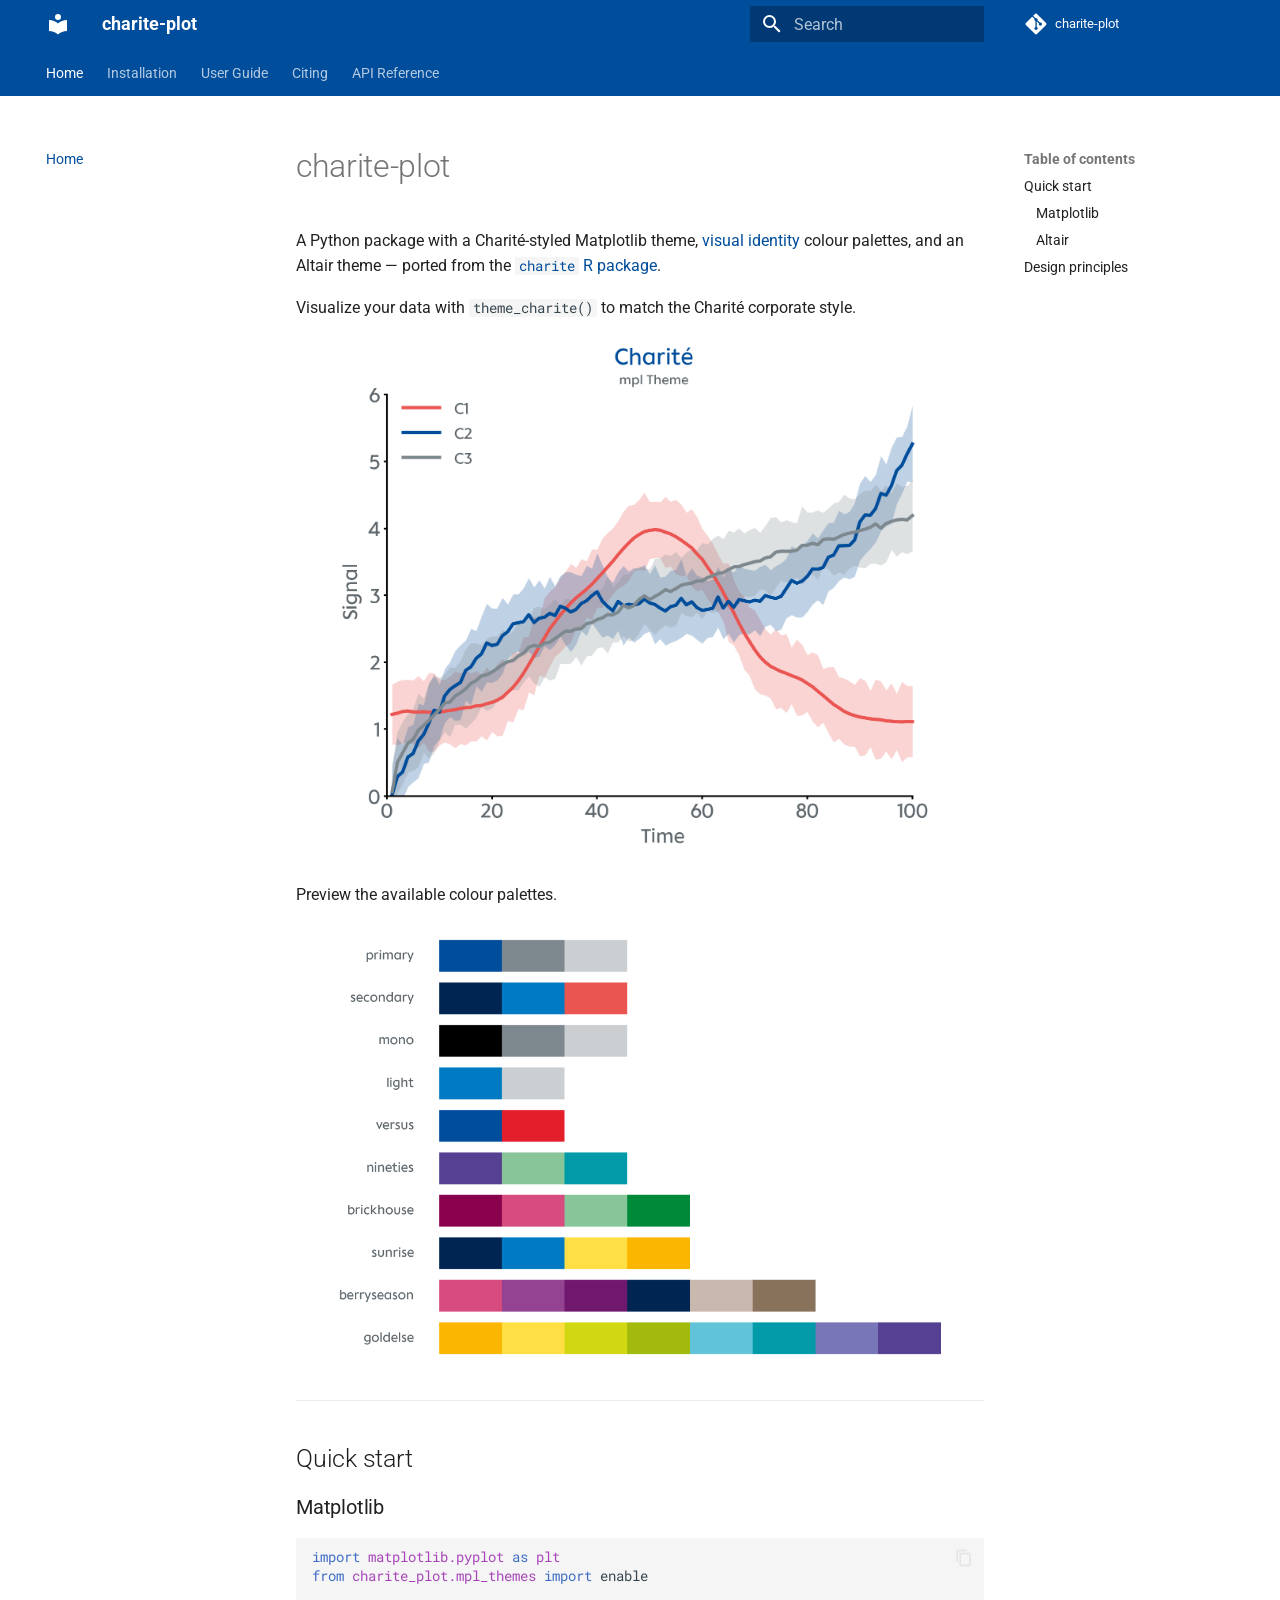
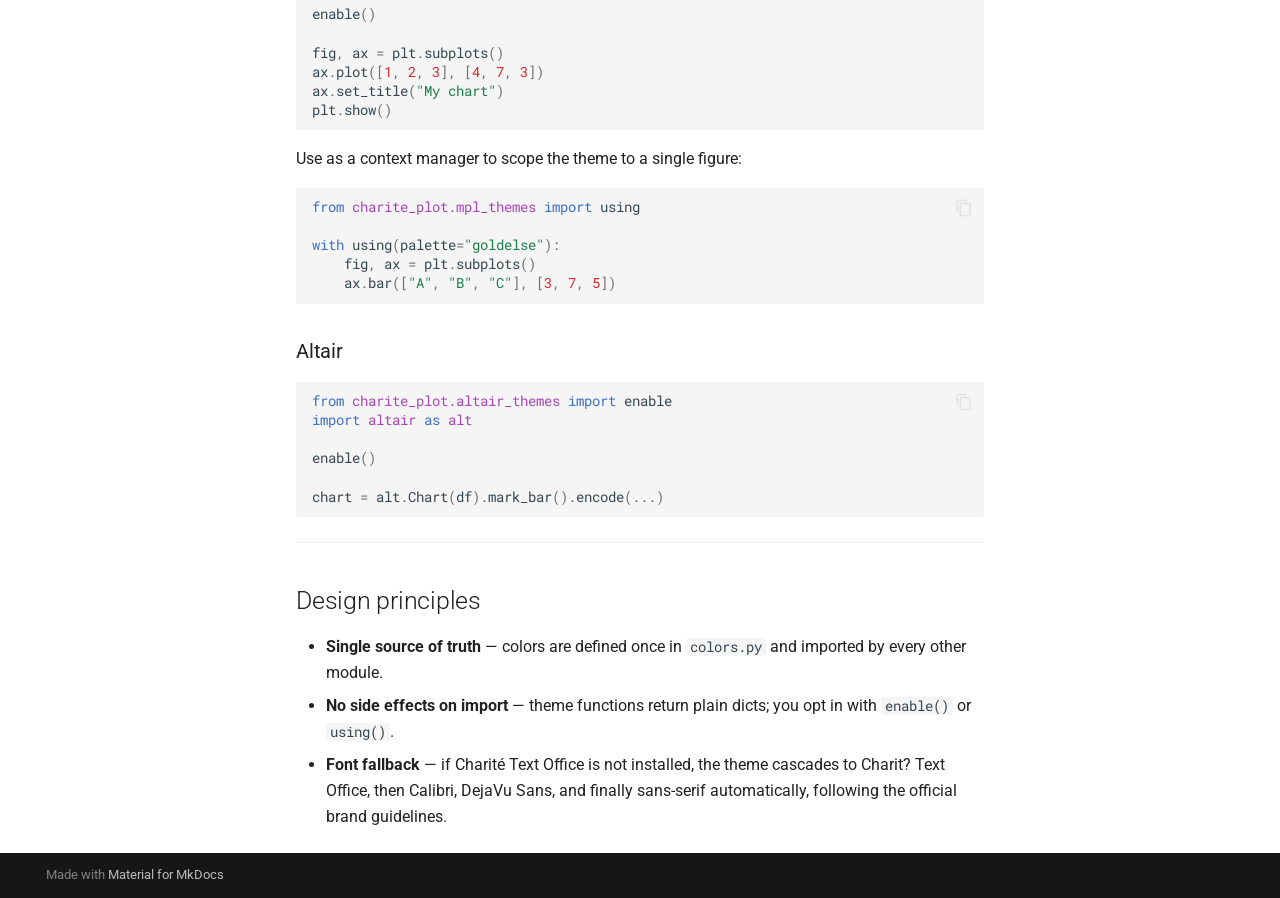
<file: index.html>
<!doctype html>
<html lang="en" class="no-js">
  <head>
    
      <meta charset="utf-8">
      <meta name="viewport" content="width=device-width,initial-scale=1">
      
        <meta name="description" content="Matplotlib and Altair themes for Charité – Universitätsmedizin Berlin">
      
      
        <meta name="author" content="Pedram Ramezani">
      
      
      
      
        <link rel="next" href="installation/">
      
      
        
      
      
      <link rel="icon" href="assets/images/favicon.png">
      <meta name="generator" content="mkdocs-1.6.1, mkdocs-material-9.7.7">
    
    
      
        <title>charite-plot</title>
      
    
    
      <link rel="stylesheet" href="assets/stylesheets/main.ec1eaa64.min.css">
      
        
        <link rel="stylesheet" href="assets/stylesheets/palette.ab4e12ef.min.css">
      
      


    
    
      
    
    
      
        
        
        <link rel="preconnect" href="https://fonts.gstatic.com" crossorigin>
        <link rel="stylesheet" href="https://fonts.googleapis.com/css?family=Roboto:300,300i,400,400i,700,700i%7CRoboto+Mono:400,400i,700,700i&display=fallback">
        <style>:root{--md-text-font:"Roboto";--md-code-font:"Roboto Mono"}</style>
      
    
    
      <link rel="stylesheet" href="assets/_mkdocstrings.css">
    
      <link rel="stylesheet" href="stylesheets/extra.css">
    
    <script>__md_scope=new URL(".",location),__md_hash=e=>[...e].reduce(((e,_)=>(e<<5)-e+_.charCodeAt(0)),0),__md_get=(e,_=localStorage,t=__md_scope)=>JSON.parse(_.getItem(t.pathname+"."+e)),__md_set=(e,_,t=localStorage,a=__md_scope)=>{try{t.setItem(a.pathname+"."+e,JSON.stringify(_))}catch(e){}}</script>
    
      

    
    
  </head>
  
  
    
    
      
    
    
    
    
    <body dir="ltr" data-md-color-scheme="default" data-md-color-primary="custom" data-md-color-accent="custom">
  
    
    <input class="md-toggle" data-md-toggle="drawer" type="checkbox" id="__drawer" autocomplete="off">
    <input class="md-toggle" data-md-toggle="search" type="checkbox" id="__search" autocomplete="off">
    <label class="md-overlay" for="__drawer"></label>
    <div data-md-component="skip">
      
        
        <a href="#charite-plot" class="md-skip">
          Skip to content
        </a>
      
    </div>
    <div data-md-component="announce">
      
    </div>
    
    
      

<header class="md-header" data-md-component="header">
  <nav class="md-header__inner md-grid" aria-label="Header">
    <a href="." title="charite-plot" class="md-header__button md-logo" aria-label="charite-plot" data-md-component="logo">
      
  
  <svg xmlns="http://www.w3.org/2000/svg" viewBox="0 0 24 24"><path d="M12 8a3 3 0 0 0 3-3 3 3 0 0 0-3-3 3 3 0 0 0-3 3 3 3 0 0 0 3 3m0 3.54C9.64 9.35 6.5 8 3 8v11c3.5 0 6.64 1.35 9 3.54 2.36-2.19 5.5-3.54 9-3.54V8c-3.5 0-6.64 1.35-9 3.54"/></svg>

    </a>
    <label class="md-header__button md-icon" for="__drawer">
      
      <svg xmlns="http://www.w3.org/2000/svg" viewBox="0 0 24 24"><path d="M3 6h18v2H3zm0 5h18v2H3zm0 5h18v2H3z"/></svg>
    </label>
    <div class="md-header__title" data-md-component="header-title">
      <div class="md-header__ellipsis">
        <div class="md-header__topic">
          <span class="md-ellipsis">
            charite-plot
          </span>
        </div>
        <div class="md-header__topic" data-md-component="header-topic">
          <span class="md-ellipsis">
            
              Home
            
          </span>
        </div>
      </div>
    </div>
    
      
        <form class="md-header__option" data-md-component="palette">
  
    
    
    
    <input class="md-option" data-md-color-media="" data-md-color-scheme="default" data-md-color-primary="custom" data-md-color-accent="custom"  aria-hidden="true"  type="radio" name="__palette" id="__palette_0">
    
  
</form>
      
    
    
      <script>var palette=__md_get("__palette");if(palette&&palette.color){if("(prefers-color-scheme)"===palette.color.media){var media=matchMedia("(prefers-color-scheme: light)"),input=document.querySelector(media.matches?"[data-md-color-media='(prefers-color-scheme: light)']":"[data-md-color-media='(prefers-color-scheme: dark)']");palette.color.media=input.getAttribute("data-md-color-media"),palette.color.scheme=input.getAttribute("data-md-color-scheme"),palette.color.primary=input.getAttribute("data-md-color-primary"),palette.color.accent=input.getAttribute("data-md-color-accent")}for(var[key,value]of Object.entries(palette.color))document.body.setAttribute("data-md-color-"+key,value)}</script>
    
    
    
      
      
        <label class="md-header__button md-icon" for="__search">
          
          <svg xmlns="http://www.w3.org/2000/svg" viewBox="0 0 24 24"><path d="M9.5 3A6.5 6.5 0 0 1 16 9.5c0 1.61-.59 3.09-1.56 4.23l.27.27h.79l5 5-1.5 1.5-5-5v-.79l-.27-.27A6.52 6.52 0 0 1 9.5 16 6.5 6.5 0 0 1 3 9.5 6.5 6.5 0 0 1 9.5 3m0 2C7 5 5 7 5 9.5S7 14 9.5 14 14 12 14 9.5 12 5 9.5 5"/></svg>
        </label>
        <div class="md-search" data-md-component="search" role="dialog">
  <label class="md-search__overlay" for="__search"></label>
  <div class="md-search__inner" role="search">
    <form class="md-search__form" name="search">
      <input type="text" class="md-search__input" name="query" aria-label="Search" placeholder="Search" autocapitalize="off" autocorrect="off" autocomplete="off" spellcheck="false" data-md-component="search-query" required>
      <label class="md-search__icon md-icon" for="__search">
        
        <svg xmlns="http://www.w3.org/2000/svg" viewBox="0 0 24 24"><path d="M9.5 3A6.5 6.5 0 0 1 16 9.5c0 1.61-.59 3.09-1.56 4.23l.27.27h.79l5 5-1.5 1.5-5-5v-.79l-.27-.27A6.52 6.52 0 0 1 9.5 16 6.5 6.5 0 0 1 3 9.5 6.5 6.5 0 0 1 9.5 3m0 2C7 5 5 7 5 9.5S7 14 9.5 14 14 12 14 9.5 12 5 9.5 5"/></svg>
        
        <svg xmlns="http://www.w3.org/2000/svg" viewBox="0 0 24 24"><path d="M20 11v2H8l5.5 5.5-1.42 1.42L4.16 12l7.92-7.92L13.5 5.5 8 11z"/></svg>
      </label>
      <nav class="md-search__options" aria-label="Search">
        
        <button type="reset" class="md-search__icon md-icon" title="Clear" aria-label="Clear" tabindex="-1">
          
          <svg xmlns="http://www.w3.org/2000/svg" viewBox="0 0 24 24"><path d="M19 6.41 17.59 5 12 10.59 6.41 5 5 6.41 10.59 12 5 17.59 6.41 19 12 13.41 17.59 19 19 17.59 13.41 12z"/></svg>
        </button>
      </nav>
      
    </form>
    <div class="md-search__output">
      <div class="md-search__scrollwrap" tabindex="0" data-md-scrollfix>
        <div class="md-search-result" data-md-component="search-result">
          <div class="md-search-result__meta">
            Initializing search
          </div>
          <ol class="md-search-result__list" role="presentation"></ol>
        </div>
      </div>
    </div>
  </div>
</div>
      
    
    
      <div class="md-header__source">
        <a href="https://github.com/pedramezani/charite-plot" title="Go to repository" class="md-source" data-md-component="source">
  <div class="md-source__icon md-icon">
    
    <svg xmlns="http://www.w3.org/2000/svg" viewBox="0 0 448 512"><!--! Font Awesome Free 7.1.0 by @fontawesome - https://fontawesome.com License - https://fontawesome.com/license/free (Icons: CC BY 4.0, Fonts: SIL OFL 1.1, Code: MIT License) Copyright 2025 Fonticons, Inc.--><path d="M439.6 236.1 244 40.5c-5.4-5.5-12.8-8.5-20.4-8.5s-15 3-20.4 8.4L162.5 81l51.5 51.5c27.1-9.1 52.7 16.8 43.4 43.7l49.7 49.7c34.2-11.8 61.2 31 35.5 56.7-26.5 26.5-70.2-2.9-56-37.3L240.3 199v121.9c25.3 12.5 22.3 41.8 9.1 55-6.4 6.4-15.2 10.1-24.3 10.1s-17.8-3.6-24.3-10.1c-17.6-17.6-11.1-46.9 11.2-56v-123c-20.8-8.5-24.6-30.7-18.6-45L142.6 101 8.5 235.1C3 240.6 0 247.9 0 255.5s3 15 8.5 20.4l195.6 195.7c5.4 5.4 12.7 8.4 20.4 8.4s15-3 20.4-8.4l194.7-194.7c5.4-5.4 8.4-12.8 8.4-20.4s-3-15-8.4-20.4"/></svg>
  </div>
  <div class="md-source__repository">
    charite-plot
  </div>
</a>
      </div>
    
  </nav>
  
</header>
    
    <div class="md-container" data-md-component="container">
      
      
        
          
            
<nav class="md-tabs" aria-label="Tabs" data-md-component="tabs">
  <div class="md-grid">
    <ul class="md-tabs__list">
      
        
  
  
  
    
  
  
    <li class="md-tabs__item md-tabs__item--active">
      <a href="." class="md-tabs__link">
        
  
  
    
  
  Home

      </a>
    </li>
  

      
        
  
  
  
  
    <li class="md-tabs__item">
      <a href="installation/" class="md-tabs__link">
        
  
  
    
  
  Installation

      </a>
    </li>
  

      
        
  
  
  
  
    
    
      <li class="md-tabs__item">
        <a href="colors/" class="md-tabs__link">
          
  
  
  User Guide

        </a>
      </li>
    
  

      
        
  
  
  
  
    <li class="md-tabs__item">
      <a href="citing/" class="md-tabs__link">
        
  
  
    
  
  Citing

      </a>
    </li>
  

      
        
  
  
  
  
    
    
      <li class="md-tabs__item">
        <a href="api/colors/" class="md-tabs__link">
          
  
  
  API Reference

        </a>
      </li>
    
  

      
    </ul>
  </div>
</nav>
          
        
      
      <main class="md-main" data-md-component="main">
        <div class="md-main__inner md-grid">
          
            
              
              <div class="md-sidebar md-sidebar--primary" data-md-component="sidebar" data-md-type="navigation" >
                <div class="md-sidebar__scrollwrap">
                  <div class="md-sidebar__inner">
                    


  


<nav class="md-nav md-nav--primary md-nav--lifted" aria-label="Navigation" data-md-level="0">
  <label class="md-nav__title" for="__drawer">
    <a href="." title="charite-plot" class="md-nav__button md-logo" aria-label="charite-plot" data-md-component="logo">
      
  
  <svg xmlns="http://www.w3.org/2000/svg" viewBox="0 0 24 24"><path d="M12 8a3 3 0 0 0 3-3 3 3 0 0 0-3-3 3 3 0 0 0-3 3 3 3 0 0 0 3 3m0 3.54C9.64 9.35 6.5 8 3 8v11c3.5 0 6.64 1.35 9 3.54 2.36-2.19 5.5-3.54 9-3.54V8c-3.5 0-6.64 1.35-9 3.54"/></svg>

    </a>
    charite-plot
  </label>
  
    <div class="md-nav__source">
      <a href="https://github.com/pedramezani/charite-plot" title="Go to repository" class="md-source" data-md-component="source">
  <div class="md-source__icon md-icon">
    
    <svg xmlns="http://www.w3.org/2000/svg" viewBox="0 0 448 512"><!--! Font Awesome Free 7.1.0 by @fontawesome - https://fontawesome.com License - https://fontawesome.com/license/free (Icons: CC BY 4.0, Fonts: SIL OFL 1.1, Code: MIT License) Copyright 2025 Fonticons, Inc.--><path d="M439.6 236.1 244 40.5c-5.4-5.5-12.8-8.5-20.4-8.5s-15 3-20.4 8.4L162.5 81l51.5 51.5c27.1-9.1 52.7 16.8 43.4 43.7l49.7 49.7c34.2-11.8 61.2 31 35.5 56.7-26.5 26.5-70.2-2.9-56-37.3L240.3 199v121.9c25.3 12.5 22.3 41.8 9.1 55-6.4 6.4-15.2 10.1-24.3 10.1s-17.8-3.6-24.3-10.1c-17.6-17.6-11.1-46.9 11.2-56v-123c-20.8-8.5-24.6-30.7-18.6-45L142.6 101 8.5 235.1C3 240.6 0 247.9 0 255.5s3 15 8.5 20.4l195.6 195.7c5.4 5.4 12.7 8.4 20.4 8.4s15-3 20.4-8.4l194.7-194.7c5.4-5.4 8.4-12.8 8.4-20.4s-3-15-8.4-20.4"/></svg>
  </div>
  <div class="md-source__repository">
    charite-plot
  </div>
</a>
    </div>
  
  <ul class="md-nav__list" data-md-scrollfix>
    
      
      
  
  
    
  
  
  
    <li class="md-nav__item md-nav__item--active">
      
      <input class="md-nav__toggle md-toggle" type="checkbox" id="__toc">
      
      
        
      
      
        <label class="md-nav__link md-nav__link--active" for="__toc">
          
  
  
  <span class="md-ellipsis">
    
  
    Home
  

    
  </span>
  
  

          <span class="md-nav__icon md-icon"></span>
        </label>
      
      <a href="." class="md-nav__link md-nav__link--active">
        
  
  
  <span class="md-ellipsis">
    
  
    Home
  

    
  </span>
  
  

      </a>
      
        

<nav class="md-nav md-nav--secondary" aria-label="Table of contents">
  
  
  
    
  
  
    <label class="md-nav__title" for="__toc">
      <span class="md-nav__icon md-icon"></span>
      Table of contents
    </label>
    <ul class="md-nav__list" data-md-component="toc" data-md-scrollfix>
      
        <li class="md-nav__item">
  <a href="#quick-start" class="md-nav__link">
    <span class="md-ellipsis">
      
        Quick start
      
    </span>
  </a>
  
    <nav class="md-nav" aria-label="Quick start">
      <ul class="md-nav__list">
        
          <li class="md-nav__item">
  <a href="#matplotlib" class="md-nav__link">
    <span class="md-ellipsis">
      
        Matplotlib
      
    </span>
  </a>
  
</li>
        
          <li class="md-nav__item">
  <a href="#altair" class="md-nav__link">
    <span class="md-ellipsis">
      
        Altair
      
    </span>
  </a>
  
</li>
        
      </ul>
    </nav>
  
</li>
      
        <li class="md-nav__item">
  <a href="#design-principles" class="md-nav__link">
    <span class="md-ellipsis">
      
        Design principles
      
    </span>
  </a>
  
</li>
      
    </ul>
  
</nav>
      
    </li>
  

    
      
      
  
  
  
  
    <li class="md-nav__item">
      <a href="installation/" class="md-nav__link">
        
  
  
  <span class="md-ellipsis">
    
  
    Installation
  

    
  </span>
  
  

      </a>
    </li>
  

    
      
      
  
  
  
  
    
    
    
    
      
      
        
      
    
    
    <li class="md-nav__item md-nav__item--nested">
      
        
        
        <input class="md-nav__toggle md-toggle " type="checkbox" id="__nav_3" >
        
          
          <label class="md-nav__link" for="__nav_3" id="__nav_3_label" tabindex="0">
            
  
  
  <span class="md-ellipsis">
    
  
    User Guide
  

    
  </span>
  
  

            <span class="md-nav__icon md-icon"></span>
          </label>
        
        <nav class="md-nav" data-md-level="1" aria-labelledby="__nav_3_label" aria-expanded="false">
          <label class="md-nav__title" for="__nav_3">
            <span class="md-nav__icon md-icon"></span>
            
  
    User Guide
  

          </label>
          <ul class="md-nav__list" data-md-scrollfix>
            
              
                
  
  
  
  
    <li class="md-nav__item">
      <a href="colors/" class="md-nav__link">
        
  
  
  <span class="md-ellipsis">
    
  
    Colors
  

    
  </span>
  
  

      </a>
    </li>
  

              
            
              
                
  
  
  
  
    <li class="md-nav__item">
      <a href="palettes/" class="md-nav__link">
        
  
  
  <span class="md-ellipsis">
    
  
    Palettes
  

    
  </span>
  
  

      </a>
    </li>
  

              
            
              
                
  
  
  
  
    <li class="md-nav__item">
      <a href="matplotlib/" class="md-nav__link">
        
  
  
  <span class="md-ellipsis">
    
  
    Matplotlib
  

    
  </span>
  
  

      </a>
    </li>
  

              
            
              
                
  
  
  
  
    <li class="md-nav__item">
      <a href="altair/" class="md-nav__link">
        
  
  
  <span class="md-ellipsis">
    
  
    Altair
  

    
  </span>
  
  

      </a>
    </li>
  

              
            
          </ul>
        </nav>
      
    </li>
  

    
      
      
  
  
  
  
    <li class="md-nav__item">
      <a href="citing/" class="md-nav__link">
        
  
  
  <span class="md-ellipsis">
    
  
    Citing
  

    
  </span>
  
  

      </a>
    </li>
  

    
      
      
  
  
  
  
    
    
    
    
      
      
        
      
    
    
    <li class="md-nav__item md-nav__item--nested">
      
        
        
        <input class="md-nav__toggle md-toggle " type="checkbox" id="__nav_5" >
        
          
          <label class="md-nav__link" for="__nav_5" id="__nav_5_label" tabindex="0">
            
  
  
  <span class="md-ellipsis">
    
  
    API Reference
  

    
  </span>
  
  

            <span class="md-nav__icon md-icon"></span>
          </label>
        
        <nav class="md-nav" data-md-level="1" aria-labelledby="__nav_5_label" aria-expanded="false">
          <label class="md-nav__title" for="__nav_5">
            <span class="md-nav__icon md-icon"></span>
            
  
    API Reference
  

          </label>
          <ul class="md-nav__list" data-md-scrollfix>
            
              
                
  
  
  
  
    <li class="md-nav__item">
      <a href="api/colors/" class="md-nav__link">
        
  
  
  <span class="md-ellipsis">
    
  
    colors
  

    
  </span>
  
  

      </a>
    </li>
  

              
            
              
                
  
  
  
  
    <li class="md-nav__item">
      <a href="api/palettes/" class="md-nav__link">
        
  
  
  <span class="md-ellipsis">
    
  
    palettes
  

    
  </span>
  
  

      </a>
    </li>
  

              
            
              
                
  
  
  
  
    <li class="md-nav__item">
      <a href="api/mpl_themes/" class="md-nav__link">
        
  
  
  <span class="md-ellipsis">
    
  
    mpl_themes
  

    
  </span>
  
  

      </a>
    </li>
  

              
            
              
                
  
  
  
  
    <li class="md-nav__item">
      <a href="api/altair_themes/" class="md-nav__link">
        
  
  
  <span class="md-ellipsis">
    
  
    altair_themes
  

    
  </span>
  
  

      </a>
    </li>
  

              
            
              
                
  
  
  
  
    <li class="md-nav__item">
      <a href="api/fonts/" class="md-nav__link">
        
  
  
  <span class="md-ellipsis">
    
  
    fonts
  

    
  </span>
  
  

      </a>
    </li>
  

              
            
          </ul>
        </nav>
      
    </li>
  

    
  </ul>
</nav>
                  </div>
                </div>
              </div>
            
            
              
              <div class="md-sidebar md-sidebar--secondary" data-md-component="sidebar" data-md-type="toc" >
                <div class="md-sidebar__scrollwrap">
                  <div class="md-sidebar__inner">
                    

<nav class="md-nav md-nav--secondary" aria-label="Table of contents">
  
  
  
    
  
  
    <label class="md-nav__title" for="__toc">
      <span class="md-nav__icon md-icon"></span>
      Table of contents
    </label>
    <ul class="md-nav__list" data-md-component="toc" data-md-scrollfix>
      
        <li class="md-nav__item">
  <a href="#quick-start" class="md-nav__link">
    <span class="md-ellipsis">
      
        Quick start
      
    </span>
  </a>
  
    <nav class="md-nav" aria-label="Quick start">
      <ul class="md-nav__list">
        
          <li class="md-nav__item">
  <a href="#matplotlib" class="md-nav__link">
    <span class="md-ellipsis">
      
        Matplotlib
      
    </span>
  </a>
  
</li>
        
          <li class="md-nav__item">
  <a href="#altair" class="md-nav__link">
    <span class="md-ellipsis">
      
        Altair
      
    </span>
  </a>
  
</li>
        
      </ul>
    </nav>
  
</li>
      
        <li class="md-nav__item">
  <a href="#design-principles" class="md-nav__link">
    <span class="md-ellipsis">
      
        Design principles
      
    </span>
  </a>
  
</li>
      
    </ul>
  
</nav>
                  </div>
                </div>
              </div>
            
          
          
            <div class="md-content" data-md-component="content">
              
              <article class="md-content__inner md-typeset">
                
                  


  
  


<h1 id="charite-plot">charite-plot</h1>
<p>A Python package with a Charité-styled Matplotlib theme, <a href="https://marke.charite.de/d/Y3FxSwD6Tz3a">visual identity</a> colour palettes, and an Altair theme — ported from the <a href="https://github.com/johannesjuliusm/charite"><code>charite</code> R package</a>.</p>
<p>Visualize your data with <code>theme_charite()</code> to match the Charité corporate style.</p>
<p align="center">
<img src="assets/theme_example.png" width="90%"/>
</p>

<p>Preview the available colour palettes.</p>
<p align="center">
<img src="assets/palette_preview.png" width="90%"/>
</p>

<hr />
<h2 id="quick-start">Quick start</h2>
<h3 id="matplotlib">Matplotlib</h3>
<div class="language-python highlight"><pre><span></span><code><span id="__span-0-1"><a id="__codelineno-0-1" name="__codelineno-0-1" href="#__codelineno-0-1"></a><span class="kn">import</span><span class="w"> </span><span class="nn">matplotlib.pyplot</span><span class="w"> </span><span class="k">as</span><span class="w"> </span><span class="nn">plt</span>
</span><span id="__span-0-2"><a id="__codelineno-0-2" name="__codelineno-0-2" href="#__codelineno-0-2"></a><span class="kn">from</span><span class="w"> </span><span class="nn">charite_plot.mpl_themes</span><span class="w"> </span><span class="kn">import</span> <span class="n">enable</span>
</span><span id="__span-0-3"><a id="__codelineno-0-3" name="__codelineno-0-3" href="#__codelineno-0-3"></a>
</span><span id="__span-0-4"><a id="__codelineno-0-4" name="__codelineno-0-4" href="#__codelineno-0-4"></a><span class="n">enable</span><span class="p">()</span>
</span><span id="__span-0-5"><a id="__codelineno-0-5" name="__codelineno-0-5" href="#__codelineno-0-5"></a>
</span><span id="__span-0-6"><a id="__codelineno-0-6" name="__codelineno-0-6" href="#__codelineno-0-6"></a><span class="n">fig</span><span class="p">,</span> <span class="n">ax</span> <span class="o">=</span> <span class="n">plt</span><span class="o">.</span><span class="n">subplots</span><span class="p">()</span>
</span><span id="__span-0-7"><a id="__codelineno-0-7" name="__codelineno-0-7" href="#__codelineno-0-7"></a><span class="n">ax</span><span class="o">.</span><span class="n">plot</span><span class="p">([</span><span class="mi">1</span><span class="p">,</span> <span class="mi">2</span><span class="p">,</span> <span class="mi">3</span><span class="p">],</span> <span class="p">[</span><span class="mi">4</span><span class="p">,</span> <span class="mi">7</span><span class="p">,</span> <span class="mi">3</span><span class="p">])</span>
</span><span id="__span-0-8"><a id="__codelineno-0-8" name="__codelineno-0-8" href="#__codelineno-0-8"></a><span class="n">ax</span><span class="o">.</span><span class="n">set_title</span><span class="p">(</span><span class="s2">&quot;My chart&quot;</span><span class="p">)</span>
</span><span id="__span-0-9"><a id="__codelineno-0-9" name="__codelineno-0-9" href="#__codelineno-0-9"></a><span class="n">plt</span><span class="o">.</span><span class="n">show</span><span class="p">()</span>
</span></code></pre></div>
<p>Use as a context manager to scope the theme to a single figure:</p>
<div class="language-python highlight"><pre><span></span><code><span id="__span-1-1"><a id="__codelineno-1-1" name="__codelineno-1-1" href="#__codelineno-1-1"></a><span class="kn">from</span><span class="w"> </span><span class="nn">charite_plot.mpl_themes</span><span class="w"> </span><span class="kn">import</span> <span class="n">using</span>
</span><span id="__span-1-2"><a id="__codelineno-1-2" name="__codelineno-1-2" href="#__codelineno-1-2"></a>
</span><span id="__span-1-3"><a id="__codelineno-1-3" name="__codelineno-1-3" href="#__codelineno-1-3"></a><span class="k">with</span> <span class="n">using</span><span class="p">(</span><span class="n">palette</span><span class="o">=</span><span class="s2">&quot;goldelse&quot;</span><span class="p">):</span>
</span><span id="__span-1-4"><a id="__codelineno-1-4" name="__codelineno-1-4" href="#__codelineno-1-4"></a>    <span class="n">fig</span><span class="p">,</span> <span class="n">ax</span> <span class="o">=</span> <span class="n">plt</span><span class="o">.</span><span class="n">subplots</span><span class="p">()</span>
</span><span id="__span-1-5"><a id="__codelineno-1-5" name="__codelineno-1-5" href="#__codelineno-1-5"></a>    <span class="n">ax</span><span class="o">.</span><span class="n">bar</span><span class="p">([</span><span class="s2">&quot;A&quot;</span><span class="p">,</span> <span class="s2">&quot;B&quot;</span><span class="p">,</span> <span class="s2">&quot;C&quot;</span><span class="p">],</span> <span class="p">[</span><span class="mi">3</span><span class="p">,</span> <span class="mi">7</span><span class="p">,</span> <span class="mi">5</span><span class="p">])</span>
</span></code></pre></div>
<h3 id="altair">Altair</h3>
<div class="language-python highlight"><pre><span></span><code><span id="__span-2-1"><a id="__codelineno-2-1" name="__codelineno-2-1" href="#__codelineno-2-1"></a><span class="kn">from</span><span class="w"> </span><span class="nn">charite_plot.altair_themes</span><span class="w"> </span><span class="kn">import</span> <span class="n">enable</span>
</span><span id="__span-2-2"><a id="__codelineno-2-2" name="__codelineno-2-2" href="#__codelineno-2-2"></a><span class="kn">import</span><span class="w"> </span><span class="nn">altair</span><span class="w"> </span><span class="k">as</span><span class="w"> </span><span class="nn">alt</span>
</span><span id="__span-2-3"><a id="__codelineno-2-3" name="__codelineno-2-3" href="#__codelineno-2-3"></a>
</span><span id="__span-2-4"><a id="__codelineno-2-4" name="__codelineno-2-4" href="#__codelineno-2-4"></a><span class="n">enable</span><span class="p">()</span>
</span><span id="__span-2-5"><a id="__codelineno-2-5" name="__codelineno-2-5" href="#__codelineno-2-5"></a>
</span><span id="__span-2-6"><a id="__codelineno-2-6" name="__codelineno-2-6" href="#__codelineno-2-6"></a><span class="n">chart</span> <span class="o">=</span> <span class="n">alt</span><span class="o">.</span><span class="n">Chart</span><span class="p">(</span><span class="n">df</span><span class="p">)</span><span class="o">.</span><span class="n">mark_bar</span><span class="p">()</span><span class="o">.</span><span class="n">encode</span><span class="p">(</span><span class="o">...</span><span class="p">)</span>
</span></code></pre></div>
<hr />
<h2 id="design-principles">Design principles</h2>
<ul>
<li><strong>Single source of truth</strong> — colors are defined once in <code>colors.py</code> and imported by every other module.</li>
<li><strong>No side effects on import</strong> — theme functions return plain dicts; you opt in with <code>enable()</code> or <code>using()</code>.</li>
<li><strong>Font fallback</strong> — if Charité Text Office is not installed, the theme cascades to Charit? Text Office, then Calibri, DejaVu Sans, and finally sans-serif automatically, following the official brand guidelines.</li>
</ul>












                
              </article>
            </div>
          
          
<script>var target=document.getElementById(location.hash.slice(1));target&&target.name&&(target.checked=target.name.startsWith("__tabbed_"))</script>
        </div>
        
          <button type="button" class="md-top md-icon" data-md-component="top" hidden>
  
  <svg xmlns="http://www.w3.org/2000/svg" viewBox="0 0 24 24"><path d="M13 20h-2V8l-5.5 5.5-1.42-1.42L12 4.16l7.92 7.92-1.42 1.42L13 8z"/></svg>
  Back to top
</button>
        
      </main>
      
        <footer class="md-footer">
  
  <div class="md-footer-meta md-typeset">
    <div class="md-footer-meta__inner md-grid">
      <div class="md-copyright">
  
  
    Made with
    <a href="https://squidfunk.github.io/mkdocs-material/" target="_blank" rel="noopener">
      Material for MkDocs
    </a>
  
</div>
      
    </div>
  </div>
</footer>
      
    </div>
    <div class="md-dialog" data-md-component="dialog">
      <div class="md-dialog__inner md-typeset"></div>
    </div>
    
    
    
      
      
      <script id="__config" type="application/json">{"annotate": null, "base": ".", "features": ["navigation.tabs", "navigation.sections", "navigation.top", "toc.follow", "content.code.copy", "content.code.annotate"], "search": "assets/javascripts/workers/search.2c215733.min.js", "tags": null, "translations": {"clipboard.copied": "Copied to clipboard", "clipboard.copy": "Copy to clipboard", "search.result.more.one": "1 more on this page", "search.result.more.other": "# more on this page", "search.result.none": "No matching documents", "search.result.one": "1 matching document", "search.result.other": "# matching documents", "search.result.placeholder": "Type to start searching", "search.result.term.missing": "Missing", "select.version": "Select version"}, "version": null}</script>
    
    
      <script src="assets/javascripts/bundle.d7400e89.min.js"></script>
      
    
  </body>
</html>
</file>
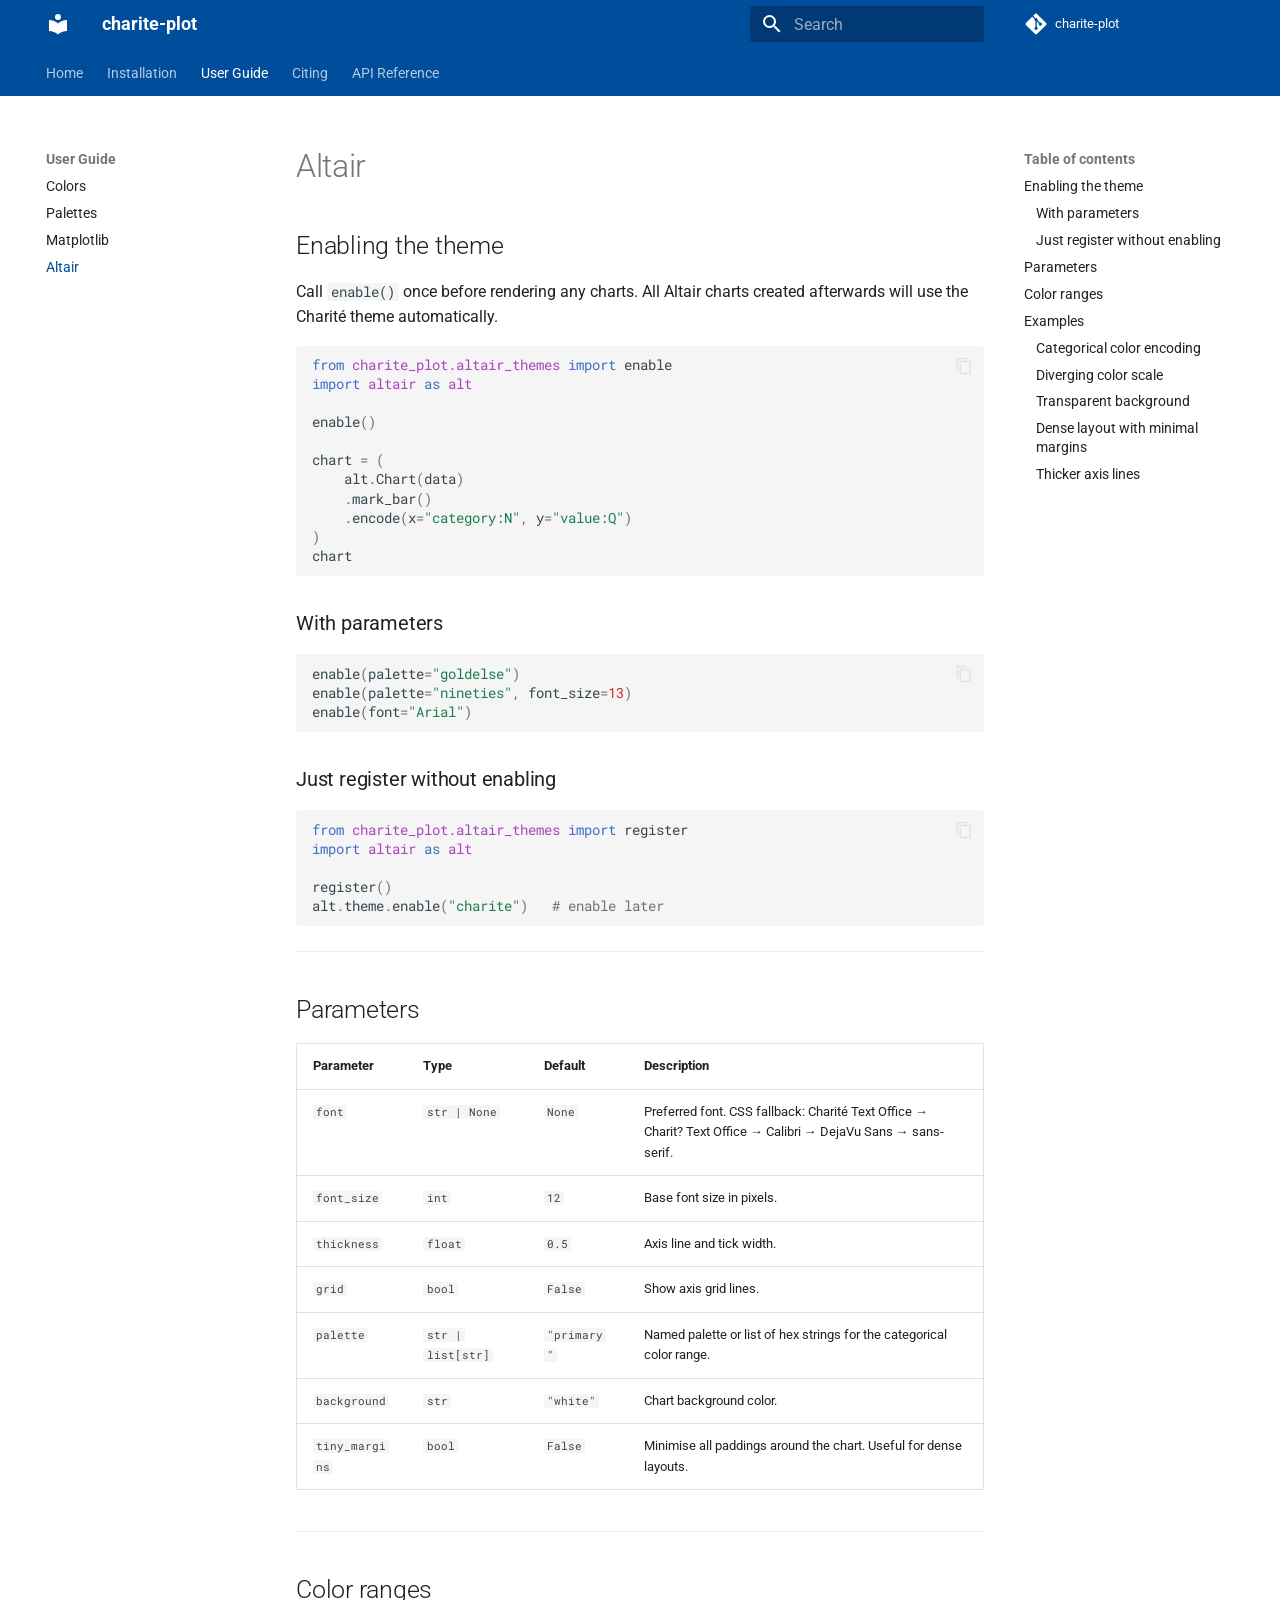
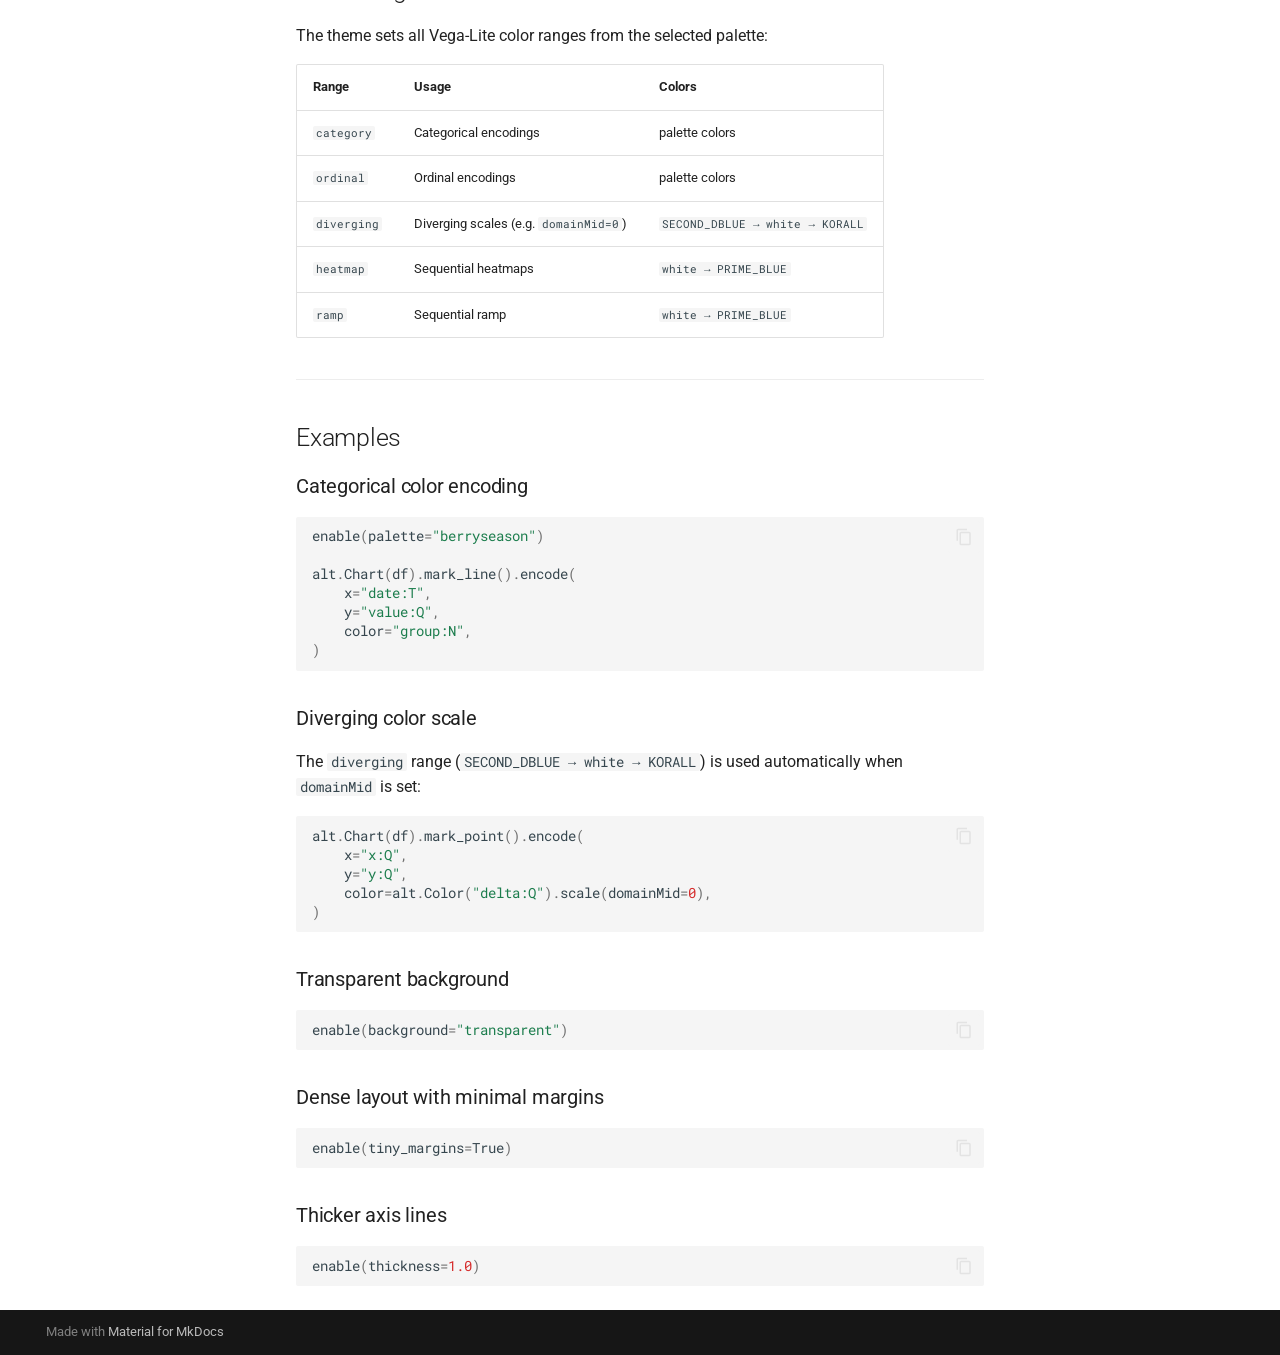
<file: altair/index.html>
<!doctype html>
<html lang="en" class="no-js">
  <head>
    
      <meta charset="utf-8">
      <meta name="viewport" content="width=device-width,initial-scale=1">
      
        <meta name="description" content="Matplotlib and Altair themes for Charité – Universitätsmedizin Berlin">
      
      
        <meta name="author" content="Pedram Ramezani">
      
      
      
        <link rel="prev" href="../matplotlib/">
      
      
        <link rel="next" href="../citing/">
      
      
        
      
      
      <link rel="icon" href="../assets/images/favicon.png">
      <meta name="generator" content="mkdocs-1.6.1, mkdocs-material-9.7.7">
    
    
      
        <title>Altair - charite-plot</title>
      
    
    
      <link rel="stylesheet" href="../assets/stylesheets/main.ec1eaa64.min.css">
      
        
        <link rel="stylesheet" href="../assets/stylesheets/palette.ab4e12ef.min.css">
      
      


    
    
      
    
    
      
        
        
        <link rel="preconnect" href="https://fonts.gstatic.com" crossorigin>
        <link rel="stylesheet" href="https://fonts.googleapis.com/css?family=Roboto:300,300i,400,400i,700,700i%7CRoboto+Mono:400,400i,700,700i&display=fallback">
        <style>:root{--md-text-font:"Roboto";--md-code-font:"Roboto Mono"}</style>
      
    
    
      <link rel="stylesheet" href="../assets/_mkdocstrings.css">
    
      <link rel="stylesheet" href="../stylesheets/extra.css">
    
    <script>__md_scope=new URL("..",location),__md_hash=e=>[...e].reduce(((e,_)=>(e<<5)-e+_.charCodeAt(0)),0),__md_get=(e,_=localStorage,t=__md_scope)=>JSON.parse(_.getItem(t.pathname+"."+e)),__md_set=(e,_,t=localStorage,a=__md_scope)=>{try{t.setItem(a.pathname+"."+e,JSON.stringify(_))}catch(e){}}</script>
    
      

    
    
  </head>
  
  
    
    
      
    
    
    
    
    <body dir="ltr" data-md-color-scheme="default" data-md-color-primary="custom" data-md-color-accent="custom">
  
    
    <input class="md-toggle" data-md-toggle="drawer" type="checkbox" id="__drawer" autocomplete="off">
    <input class="md-toggle" data-md-toggle="search" type="checkbox" id="__search" autocomplete="off">
    <label class="md-overlay" for="__drawer"></label>
    <div data-md-component="skip">
      
        
        <a href="#altair" class="md-skip">
          Skip to content
        </a>
      
    </div>
    <div data-md-component="announce">
      
    </div>
    
    
      

<header class="md-header" data-md-component="header">
  <nav class="md-header__inner md-grid" aria-label="Header">
    <a href=".." title="charite-plot" class="md-header__button md-logo" aria-label="charite-plot" data-md-component="logo">
      
  
  <svg xmlns="http://www.w3.org/2000/svg" viewBox="0 0 24 24"><path d="M12 8a3 3 0 0 0 3-3 3 3 0 0 0-3-3 3 3 0 0 0-3 3 3 3 0 0 0 3 3m0 3.54C9.64 9.35 6.5 8 3 8v11c3.5 0 6.64 1.35 9 3.54 2.36-2.19 5.5-3.54 9-3.54V8c-3.5 0-6.64 1.35-9 3.54"/></svg>

    </a>
    <label class="md-header__button md-icon" for="__drawer">
      
      <svg xmlns="http://www.w3.org/2000/svg" viewBox="0 0 24 24"><path d="M3 6h18v2H3zm0 5h18v2H3zm0 5h18v2H3z"/></svg>
    </label>
    <div class="md-header__title" data-md-component="header-title">
      <div class="md-header__ellipsis">
        <div class="md-header__topic">
          <span class="md-ellipsis">
            charite-plot
          </span>
        </div>
        <div class="md-header__topic" data-md-component="header-topic">
          <span class="md-ellipsis">
            
              Altair
            
          </span>
        </div>
      </div>
    </div>
    
      
        <form class="md-header__option" data-md-component="palette">
  
    
    
    
    <input class="md-option" data-md-color-media="" data-md-color-scheme="default" data-md-color-primary="custom" data-md-color-accent="custom"  aria-hidden="true"  type="radio" name="__palette" id="__palette_0">
    
  
</form>
      
    
    
      <script>var palette=__md_get("__palette");if(palette&&palette.color){if("(prefers-color-scheme)"===palette.color.media){var media=matchMedia("(prefers-color-scheme: light)"),input=document.querySelector(media.matches?"[data-md-color-media='(prefers-color-scheme: light)']":"[data-md-color-media='(prefers-color-scheme: dark)']");palette.color.media=input.getAttribute("data-md-color-media"),palette.color.scheme=input.getAttribute("data-md-color-scheme"),palette.color.primary=input.getAttribute("data-md-color-primary"),palette.color.accent=input.getAttribute("data-md-color-accent")}for(var[key,value]of Object.entries(palette.color))document.body.setAttribute("data-md-color-"+key,value)}</script>
    
    
    
      
      
        <label class="md-header__button md-icon" for="__search">
          
          <svg xmlns="http://www.w3.org/2000/svg" viewBox="0 0 24 24"><path d="M9.5 3A6.5 6.5 0 0 1 16 9.5c0 1.61-.59 3.09-1.56 4.23l.27.27h.79l5 5-1.5 1.5-5-5v-.79l-.27-.27A6.52 6.52 0 0 1 9.5 16 6.5 6.5 0 0 1 3 9.5 6.5 6.5 0 0 1 9.5 3m0 2C7 5 5 7 5 9.5S7 14 9.5 14 14 12 14 9.5 12 5 9.5 5"/></svg>
        </label>
        <div class="md-search" data-md-component="search" role="dialog">
  <label class="md-search__overlay" for="__search"></label>
  <div class="md-search__inner" role="search">
    <form class="md-search__form" name="search">
      <input type="text" class="md-search__input" name="query" aria-label="Search" placeholder="Search" autocapitalize="off" autocorrect="off" autocomplete="off" spellcheck="false" data-md-component="search-query" required>
      <label class="md-search__icon md-icon" for="__search">
        
        <svg xmlns="http://www.w3.org/2000/svg" viewBox="0 0 24 24"><path d="M9.5 3A6.5 6.5 0 0 1 16 9.5c0 1.61-.59 3.09-1.56 4.23l.27.27h.79l5 5-1.5 1.5-5-5v-.79l-.27-.27A6.52 6.52 0 0 1 9.5 16 6.5 6.5 0 0 1 3 9.5 6.5 6.5 0 0 1 9.5 3m0 2C7 5 5 7 5 9.5S7 14 9.5 14 14 12 14 9.5 12 5 9.5 5"/></svg>
        
        <svg xmlns="http://www.w3.org/2000/svg" viewBox="0 0 24 24"><path d="M20 11v2H8l5.5 5.5-1.42 1.42L4.16 12l7.92-7.92L13.5 5.5 8 11z"/></svg>
      </label>
      <nav class="md-search__options" aria-label="Search">
        
        <button type="reset" class="md-search__icon md-icon" title="Clear" aria-label="Clear" tabindex="-1">
          
          <svg xmlns="http://www.w3.org/2000/svg" viewBox="0 0 24 24"><path d="M19 6.41 17.59 5 12 10.59 6.41 5 5 6.41 10.59 12 5 17.59 6.41 19 12 13.41 17.59 19 19 17.59 13.41 12z"/></svg>
        </button>
      </nav>
      
    </form>
    <div class="md-search__output">
      <div class="md-search__scrollwrap" tabindex="0" data-md-scrollfix>
        <div class="md-search-result" data-md-component="search-result">
          <div class="md-search-result__meta">
            Initializing search
          </div>
          <ol class="md-search-result__list" role="presentation"></ol>
        </div>
      </div>
    </div>
  </div>
</div>
      
    
    
      <div class="md-header__source">
        <a href="https://github.com/pedramezani/charite-plot" title="Go to repository" class="md-source" data-md-component="source">
  <div class="md-source__icon md-icon">
    
    <svg xmlns="http://www.w3.org/2000/svg" viewBox="0 0 448 512"><!--! Font Awesome Free 7.1.0 by @fontawesome - https://fontawesome.com License - https://fontawesome.com/license/free (Icons: CC BY 4.0, Fonts: SIL OFL 1.1, Code: MIT License) Copyright 2025 Fonticons, Inc.--><path d="M439.6 236.1 244 40.5c-5.4-5.5-12.8-8.5-20.4-8.5s-15 3-20.4 8.4L162.5 81l51.5 51.5c27.1-9.1 52.7 16.8 43.4 43.7l49.7 49.7c34.2-11.8 61.2 31 35.5 56.7-26.5 26.5-70.2-2.9-56-37.3L240.3 199v121.9c25.3 12.5 22.3 41.8 9.1 55-6.4 6.4-15.2 10.1-24.3 10.1s-17.8-3.6-24.3-10.1c-17.6-17.6-11.1-46.9 11.2-56v-123c-20.8-8.5-24.6-30.7-18.6-45L142.6 101 8.5 235.1C3 240.6 0 247.9 0 255.5s3 15 8.5 20.4l195.6 195.7c5.4 5.4 12.7 8.4 20.4 8.4s15-3 20.4-8.4l194.7-194.7c5.4-5.4 8.4-12.8 8.4-20.4s-3-15-8.4-20.4"/></svg>
  </div>
  <div class="md-source__repository">
    charite-plot
  </div>
</a>
      </div>
    
  </nav>
  
</header>
    
    <div class="md-container" data-md-component="container">
      
      
        
          
            
<nav class="md-tabs" aria-label="Tabs" data-md-component="tabs">
  <div class="md-grid">
    <ul class="md-tabs__list">
      
        
  
  
  
  
    <li class="md-tabs__item">
      <a href=".." class="md-tabs__link">
        
  
  
    
  
  Home

      </a>
    </li>
  

      
        
  
  
  
  
    <li class="md-tabs__item">
      <a href="../installation/" class="md-tabs__link">
        
  
  
    
  
  Installation

      </a>
    </li>
  

      
        
  
  
  
    
  
  
    
    
      <li class="md-tabs__item md-tabs__item--active">
        <a href="../colors/" class="md-tabs__link">
          
  
  
  User Guide

        </a>
      </li>
    
  

      
        
  
  
  
  
    <li class="md-tabs__item">
      <a href="../citing/" class="md-tabs__link">
        
  
  
    
  
  Citing

      </a>
    </li>
  

      
        
  
  
  
  
    
    
      <li class="md-tabs__item">
        <a href="../api/colors/" class="md-tabs__link">
          
  
  
  API Reference

        </a>
      </li>
    
  

      
    </ul>
  </div>
</nav>
          
        
      
      <main class="md-main" data-md-component="main">
        <div class="md-main__inner md-grid">
          
            
              
              <div class="md-sidebar md-sidebar--primary" data-md-component="sidebar" data-md-type="navigation" >
                <div class="md-sidebar__scrollwrap">
                  <div class="md-sidebar__inner">
                    


  


<nav class="md-nav md-nav--primary md-nav--lifted" aria-label="Navigation" data-md-level="0">
  <label class="md-nav__title" for="__drawer">
    <a href=".." title="charite-plot" class="md-nav__button md-logo" aria-label="charite-plot" data-md-component="logo">
      
  
  <svg xmlns="http://www.w3.org/2000/svg" viewBox="0 0 24 24"><path d="M12 8a3 3 0 0 0 3-3 3 3 0 0 0-3-3 3 3 0 0 0-3 3 3 3 0 0 0 3 3m0 3.54C9.64 9.35 6.5 8 3 8v11c3.5 0 6.64 1.35 9 3.54 2.36-2.19 5.5-3.54 9-3.54V8c-3.5 0-6.64 1.35-9 3.54"/></svg>

    </a>
    charite-plot
  </label>
  
    <div class="md-nav__source">
      <a href="https://github.com/pedramezani/charite-plot" title="Go to repository" class="md-source" data-md-component="source">
  <div class="md-source__icon md-icon">
    
    <svg xmlns="http://www.w3.org/2000/svg" viewBox="0 0 448 512"><!--! Font Awesome Free 7.1.0 by @fontawesome - https://fontawesome.com License - https://fontawesome.com/license/free (Icons: CC BY 4.0, Fonts: SIL OFL 1.1, Code: MIT License) Copyright 2025 Fonticons, Inc.--><path d="M439.6 236.1 244 40.5c-5.4-5.5-12.8-8.5-20.4-8.5s-15 3-20.4 8.4L162.5 81l51.5 51.5c27.1-9.1 52.7 16.8 43.4 43.7l49.7 49.7c34.2-11.8 61.2 31 35.5 56.7-26.5 26.5-70.2-2.9-56-37.3L240.3 199v121.9c25.3 12.5 22.3 41.8 9.1 55-6.4 6.4-15.2 10.1-24.3 10.1s-17.8-3.6-24.3-10.1c-17.6-17.6-11.1-46.9 11.2-56v-123c-20.8-8.5-24.6-30.7-18.6-45L142.6 101 8.5 235.1C3 240.6 0 247.9 0 255.5s3 15 8.5 20.4l195.6 195.7c5.4 5.4 12.7 8.4 20.4 8.4s15-3 20.4-8.4l194.7-194.7c5.4-5.4 8.4-12.8 8.4-20.4s-3-15-8.4-20.4"/></svg>
  </div>
  <div class="md-source__repository">
    charite-plot
  </div>
</a>
    </div>
  
  <ul class="md-nav__list" data-md-scrollfix>
    
      
      
  
  
  
  
    <li class="md-nav__item">
      <a href=".." class="md-nav__link">
        
  
  
  <span class="md-ellipsis">
    
  
    Home
  

    
  </span>
  
  

      </a>
    </li>
  

    
      
      
  
  
  
  
    <li class="md-nav__item">
      <a href="../installation/" class="md-nav__link">
        
  
  
  <span class="md-ellipsis">
    
  
    Installation
  

    
  </span>
  
  

      </a>
    </li>
  

    
      
      
  
  
    
  
  
  
    
    
    
    
      
        
        
      
      
        
      
    
    
    <li class="md-nav__item md-nav__item--active md-nav__item--section md-nav__item--nested">
      
        
        
        <input class="md-nav__toggle md-toggle " type="checkbox" id="__nav_3" checked>
        
          
          <label class="md-nav__link" for="__nav_3" id="__nav_3_label" tabindex="">
            
  
  
  <span class="md-ellipsis">
    
  
    User Guide
  

    
  </span>
  
  

            <span class="md-nav__icon md-icon"></span>
          </label>
        
        <nav class="md-nav" data-md-level="1" aria-labelledby="__nav_3_label" aria-expanded="true">
          <label class="md-nav__title" for="__nav_3">
            <span class="md-nav__icon md-icon"></span>
            
  
    User Guide
  

          </label>
          <ul class="md-nav__list" data-md-scrollfix>
            
              
                
  
  
  
  
    <li class="md-nav__item">
      <a href="../colors/" class="md-nav__link">
        
  
  
  <span class="md-ellipsis">
    
  
    Colors
  

    
  </span>
  
  

      </a>
    </li>
  

              
            
              
                
  
  
  
  
    <li class="md-nav__item">
      <a href="../palettes/" class="md-nav__link">
        
  
  
  <span class="md-ellipsis">
    
  
    Palettes
  

    
  </span>
  
  

      </a>
    </li>
  

              
            
              
                
  
  
  
  
    <li class="md-nav__item">
      <a href="../matplotlib/" class="md-nav__link">
        
  
  
  <span class="md-ellipsis">
    
  
    Matplotlib
  

    
  </span>
  
  

      </a>
    </li>
  

              
            
              
                
  
  
    
  
  
  
    <li class="md-nav__item md-nav__item--active">
      
      <input class="md-nav__toggle md-toggle" type="checkbox" id="__toc">
      
      
        
      
      
        <label class="md-nav__link md-nav__link--active" for="__toc">
          
  
  
  <span class="md-ellipsis">
    
  
    Altair
  

    
  </span>
  
  

          <span class="md-nav__icon md-icon"></span>
        </label>
      
      <a href="./" class="md-nav__link md-nav__link--active">
        
  
  
  <span class="md-ellipsis">
    
  
    Altair
  

    
  </span>
  
  

      </a>
      
        

<nav class="md-nav md-nav--secondary" aria-label="Table of contents">
  
  
  
    
  
  
    <label class="md-nav__title" for="__toc">
      <span class="md-nav__icon md-icon"></span>
      Table of contents
    </label>
    <ul class="md-nav__list" data-md-component="toc" data-md-scrollfix>
      
        <li class="md-nav__item">
  <a href="#enabling-the-theme" class="md-nav__link">
    <span class="md-ellipsis">
      
        Enabling the theme
      
    </span>
  </a>
  
    <nav class="md-nav" aria-label="Enabling the theme">
      <ul class="md-nav__list">
        
          <li class="md-nav__item">
  <a href="#with-parameters" class="md-nav__link">
    <span class="md-ellipsis">
      
        With parameters
      
    </span>
  </a>
  
</li>
        
          <li class="md-nav__item">
  <a href="#just-register-without-enabling" class="md-nav__link">
    <span class="md-ellipsis">
      
        Just register without enabling
      
    </span>
  </a>
  
</li>
        
      </ul>
    </nav>
  
</li>
      
        <li class="md-nav__item">
  <a href="#parameters" class="md-nav__link">
    <span class="md-ellipsis">
      
        Parameters
      
    </span>
  </a>
  
</li>
      
        <li class="md-nav__item">
  <a href="#color-ranges" class="md-nav__link">
    <span class="md-ellipsis">
      
        Color ranges
      
    </span>
  </a>
  
</li>
      
        <li class="md-nav__item">
  <a href="#examples" class="md-nav__link">
    <span class="md-ellipsis">
      
        Examples
      
    </span>
  </a>
  
    <nav class="md-nav" aria-label="Examples">
      <ul class="md-nav__list">
        
          <li class="md-nav__item">
  <a href="#categorical-color-encoding" class="md-nav__link">
    <span class="md-ellipsis">
      
        Categorical color encoding
      
    </span>
  </a>
  
</li>
        
          <li class="md-nav__item">
  <a href="#diverging-color-scale" class="md-nav__link">
    <span class="md-ellipsis">
      
        Diverging color scale
      
    </span>
  </a>
  
</li>
        
          <li class="md-nav__item">
  <a href="#transparent-background" class="md-nav__link">
    <span class="md-ellipsis">
      
        Transparent background
      
    </span>
  </a>
  
</li>
        
          <li class="md-nav__item">
  <a href="#dense-layout-with-minimal-margins" class="md-nav__link">
    <span class="md-ellipsis">
      
        Dense layout with minimal margins
      
    </span>
  </a>
  
</li>
        
          <li class="md-nav__item">
  <a href="#thicker-axis-lines" class="md-nav__link">
    <span class="md-ellipsis">
      
        Thicker axis lines
      
    </span>
  </a>
  
</li>
        
      </ul>
    </nav>
  
</li>
      
    </ul>
  
</nav>
      
    </li>
  

              
            
          </ul>
        </nav>
      
    </li>
  

    
      
      
  
  
  
  
    <li class="md-nav__item">
      <a href="../citing/" class="md-nav__link">
        
  
  
  <span class="md-ellipsis">
    
  
    Citing
  

    
  </span>
  
  

      </a>
    </li>
  

    
      
      
  
  
  
  
    
    
    
    
      
      
        
      
    
    
    <li class="md-nav__item md-nav__item--nested">
      
        
        
        <input class="md-nav__toggle md-toggle " type="checkbox" id="__nav_5" >
        
          
          <label class="md-nav__link" for="__nav_5" id="__nav_5_label" tabindex="0">
            
  
  
  <span class="md-ellipsis">
    
  
    API Reference
  

    
  </span>
  
  

            <span class="md-nav__icon md-icon"></span>
          </label>
        
        <nav class="md-nav" data-md-level="1" aria-labelledby="__nav_5_label" aria-expanded="false">
          <label class="md-nav__title" for="__nav_5">
            <span class="md-nav__icon md-icon"></span>
            
  
    API Reference
  

          </label>
          <ul class="md-nav__list" data-md-scrollfix>
            
              
                
  
  
  
  
    <li class="md-nav__item">
      <a href="../api/colors/" class="md-nav__link">
        
  
  
  <span class="md-ellipsis">
    
  
    colors
  

    
  </span>
  
  

      </a>
    </li>
  

              
            
              
                
  
  
  
  
    <li class="md-nav__item">
      <a href="../api/palettes/" class="md-nav__link">
        
  
  
  <span class="md-ellipsis">
    
  
    palettes
  

    
  </span>
  
  

      </a>
    </li>
  

              
            
              
                
  
  
  
  
    <li class="md-nav__item">
      <a href="../api/mpl_themes/" class="md-nav__link">
        
  
  
  <span class="md-ellipsis">
    
  
    mpl_themes
  

    
  </span>
  
  

      </a>
    </li>
  

              
            
              
                
  
  
  
  
    <li class="md-nav__item">
      <a href="../api/altair_themes/" class="md-nav__link">
        
  
  
  <span class="md-ellipsis">
    
  
    altair_themes
  

    
  </span>
  
  

      </a>
    </li>
  

              
            
              
                
  
  
  
  
    <li class="md-nav__item">
      <a href="../api/fonts/" class="md-nav__link">
        
  
  
  <span class="md-ellipsis">
    
  
    fonts
  

    
  </span>
  
  

      </a>
    </li>
  

              
            
          </ul>
        </nav>
      
    </li>
  

    
  </ul>
</nav>
                  </div>
                </div>
              </div>
            
            
              
              <div class="md-sidebar md-sidebar--secondary" data-md-component="sidebar" data-md-type="toc" >
                <div class="md-sidebar__scrollwrap">
                  <div class="md-sidebar__inner">
                    

<nav class="md-nav md-nav--secondary" aria-label="Table of contents">
  
  
  
    
  
  
    <label class="md-nav__title" for="__toc">
      <span class="md-nav__icon md-icon"></span>
      Table of contents
    </label>
    <ul class="md-nav__list" data-md-component="toc" data-md-scrollfix>
      
        <li class="md-nav__item">
  <a href="#enabling-the-theme" class="md-nav__link">
    <span class="md-ellipsis">
      
        Enabling the theme
      
    </span>
  </a>
  
    <nav class="md-nav" aria-label="Enabling the theme">
      <ul class="md-nav__list">
        
          <li class="md-nav__item">
  <a href="#with-parameters" class="md-nav__link">
    <span class="md-ellipsis">
      
        With parameters
      
    </span>
  </a>
  
</li>
        
          <li class="md-nav__item">
  <a href="#just-register-without-enabling" class="md-nav__link">
    <span class="md-ellipsis">
      
        Just register without enabling
      
    </span>
  </a>
  
</li>
        
      </ul>
    </nav>
  
</li>
      
        <li class="md-nav__item">
  <a href="#parameters" class="md-nav__link">
    <span class="md-ellipsis">
      
        Parameters
      
    </span>
  </a>
  
</li>
      
        <li class="md-nav__item">
  <a href="#color-ranges" class="md-nav__link">
    <span class="md-ellipsis">
      
        Color ranges
      
    </span>
  </a>
  
</li>
      
        <li class="md-nav__item">
  <a href="#examples" class="md-nav__link">
    <span class="md-ellipsis">
      
        Examples
      
    </span>
  </a>
  
    <nav class="md-nav" aria-label="Examples">
      <ul class="md-nav__list">
        
          <li class="md-nav__item">
  <a href="#categorical-color-encoding" class="md-nav__link">
    <span class="md-ellipsis">
      
        Categorical color encoding
      
    </span>
  </a>
  
</li>
        
          <li class="md-nav__item">
  <a href="#diverging-color-scale" class="md-nav__link">
    <span class="md-ellipsis">
      
        Diverging color scale
      
    </span>
  </a>
  
</li>
        
          <li class="md-nav__item">
  <a href="#transparent-background" class="md-nav__link">
    <span class="md-ellipsis">
      
        Transparent background
      
    </span>
  </a>
  
</li>
        
          <li class="md-nav__item">
  <a href="#dense-layout-with-minimal-margins" class="md-nav__link">
    <span class="md-ellipsis">
      
        Dense layout with minimal margins
      
    </span>
  </a>
  
</li>
        
          <li class="md-nav__item">
  <a href="#thicker-axis-lines" class="md-nav__link">
    <span class="md-ellipsis">
      
        Thicker axis lines
      
    </span>
  </a>
  
</li>
        
      </ul>
    </nav>
  
</li>
      
    </ul>
  
</nav>
                  </div>
                </div>
              </div>
            
          
          
            <div class="md-content" data-md-component="content">
              
              <article class="md-content__inner md-typeset">
                
                  


  
  


<h1 id="altair">Altair</h1>
<h2 id="enabling-the-theme">Enabling the theme</h2>
<p>Call <code>enable()</code> once before rendering any charts. All Altair charts created afterwards will use the Charité theme automatically.</p>
<div class="language-python highlight"><pre><span></span><code><span id="__span-0-1"><a id="__codelineno-0-1" name="__codelineno-0-1" href="#__codelineno-0-1"></a><span class="kn">from</span><span class="w"> </span><span class="nn">charite_plot.altair_themes</span><span class="w"> </span><span class="kn">import</span> <span class="n">enable</span>
</span><span id="__span-0-2"><a id="__codelineno-0-2" name="__codelineno-0-2" href="#__codelineno-0-2"></a><span class="kn">import</span><span class="w"> </span><span class="nn">altair</span><span class="w"> </span><span class="k">as</span><span class="w"> </span><span class="nn">alt</span>
</span><span id="__span-0-3"><a id="__codelineno-0-3" name="__codelineno-0-3" href="#__codelineno-0-3"></a>
</span><span id="__span-0-4"><a id="__codelineno-0-4" name="__codelineno-0-4" href="#__codelineno-0-4"></a><span class="n">enable</span><span class="p">()</span>
</span><span id="__span-0-5"><a id="__codelineno-0-5" name="__codelineno-0-5" href="#__codelineno-0-5"></a>
</span><span id="__span-0-6"><a id="__codelineno-0-6" name="__codelineno-0-6" href="#__codelineno-0-6"></a><span class="n">chart</span> <span class="o">=</span> <span class="p">(</span>
</span><span id="__span-0-7"><a id="__codelineno-0-7" name="__codelineno-0-7" href="#__codelineno-0-7"></a>    <span class="n">alt</span><span class="o">.</span><span class="n">Chart</span><span class="p">(</span><span class="n">data</span><span class="p">)</span>
</span><span id="__span-0-8"><a id="__codelineno-0-8" name="__codelineno-0-8" href="#__codelineno-0-8"></a>    <span class="o">.</span><span class="n">mark_bar</span><span class="p">()</span>
</span><span id="__span-0-9"><a id="__codelineno-0-9" name="__codelineno-0-9" href="#__codelineno-0-9"></a>    <span class="o">.</span><span class="n">encode</span><span class="p">(</span><span class="n">x</span><span class="o">=</span><span class="s2">&quot;category:N&quot;</span><span class="p">,</span> <span class="n">y</span><span class="o">=</span><span class="s2">&quot;value:Q&quot;</span><span class="p">)</span>
</span><span id="__span-0-10"><a id="__codelineno-0-10" name="__codelineno-0-10" href="#__codelineno-0-10"></a><span class="p">)</span>
</span><span id="__span-0-11"><a id="__codelineno-0-11" name="__codelineno-0-11" href="#__codelineno-0-11"></a><span class="n">chart</span>
</span></code></pre></div>
<h3 id="with-parameters">With parameters</h3>
<div class="language-python highlight"><pre><span></span><code><span id="__span-1-1"><a id="__codelineno-1-1" name="__codelineno-1-1" href="#__codelineno-1-1"></a><span class="n">enable</span><span class="p">(</span><span class="n">palette</span><span class="o">=</span><span class="s2">&quot;goldelse&quot;</span><span class="p">)</span>
</span><span id="__span-1-2"><a id="__codelineno-1-2" name="__codelineno-1-2" href="#__codelineno-1-2"></a><span class="n">enable</span><span class="p">(</span><span class="n">palette</span><span class="o">=</span><span class="s2">&quot;nineties&quot;</span><span class="p">,</span> <span class="n">font_size</span><span class="o">=</span><span class="mi">13</span><span class="p">)</span>
</span><span id="__span-1-3"><a id="__codelineno-1-3" name="__codelineno-1-3" href="#__codelineno-1-3"></a><span class="n">enable</span><span class="p">(</span><span class="n">font</span><span class="o">=</span><span class="s2">&quot;Arial&quot;</span><span class="p">)</span>
</span></code></pre></div>
<h3 id="just-register-without-enabling">Just register without enabling</h3>
<div class="language-python highlight"><pre><span></span><code><span id="__span-2-1"><a id="__codelineno-2-1" name="__codelineno-2-1" href="#__codelineno-2-1"></a><span class="kn">from</span><span class="w"> </span><span class="nn">charite_plot.altair_themes</span><span class="w"> </span><span class="kn">import</span> <span class="n">register</span>
</span><span id="__span-2-2"><a id="__codelineno-2-2" name="__codelineno-2-2" href="#__codelineno-2-2"></a><span class="kn">import</span><span class="w"> </span><span class="nn">altair</span><span class="w"> </span><span class="k">as</span><span class="w"> </span><span class="nn">alt</span>
</span><span id="__span-2-3"><a id="__codelineno-2-3" name="__codelineno-2-3" href="#__codelineno-2-3"></a>
</span><span id="__span-2-4"><a id="__codelineno-2-4" name="__codelineno-2-4" href="#__codelineno-2-4"></a><span class="n">register</span><span class="p">()</span>
</span><span id="__span-2-5"><a id="__codelineno-2-5" name="__codelineno-2-5" href="#__codelineno-2-5"></a><span class="n">alt</span><span class="o">.</span><span class="n">theme</span><span class="o">.</span><span class="n">enable</span><span class="p">(</span><span class="s2">&quot;charite&quot;</span><span class="p">)</span>   <span class="c1"># enable later</span>
</span></code></pre></div>
<hr />
<h2 id="parameters">Parameters</h2>
<table>
<thead>
<tr>
<th>Parameter</th>
<th>Type</th>
<th>Default</th>
<th>Description</th>
</tr>
</thead>
<tbody>
<tr>
<td><code>font</code></td>
<td><code>str | None</code></td>
<td><code>None</code></td>
<td>Preferred font. CSS fallback: Charité Text Office → Charit? Text Office → Calibri → DejaVu Sans → sans-serif.</td>
</tr>
<tr>
<td><code>font_size</code></td>
<td><code>int</code></td>
<td><code>12</code></td>
<td>Base font size in pixels.</td>
</tr>
<tr>
<td><code>thickness</code></td>
<td><code>float</code></td>
<td><code>0.5</code></td>
<td>Axis line and tick width.</td>
</tr>
<tr>
<td><code>grid</code></td>
<td><code>bool</code></td>
<td><code>False</code></td>
<td>Show axis grid lines.</td>
</tr>
<tr>
<td><code>palette</code></td>
<td><code>str | list[str]</code></td>
<td><code>"primary"</code></td>
<td>Named palette or list of hex strings for the categorical color range.</td>
</tr>
<tr>
<td><code>background</code></td>
<td><code>str</code></td>
<td><code>"white"</code></td>
<td>Chart background color.</td>
</tr>
<tr>
<td><code>tiny_margins</code></td>
<td><code>bool</code></td>
<td><code>False</code></td>
<td>Minimise all paddings around the chart. Useful for dense layouts.</td>
</tr>
</tbody>
</table>
<hr />
<h2 id="color-ranges">Color ranges</h2>
<p>The theme sets all Vega-Lite color ranges from the selected palette:</p>
<table>
<thead>
<tr>
<th>Range</th>
<th>Usage</th>
<th>Colors</th>
</tr>
</thead>
<tbody>
<tr>
<td><code>category</code></td>
<td>Categorical encodings</td>
<td>palette colors</td>
</tr>
<tr>
<td><code>ordinal</code></td>
<td>Ordinal encodings</td>
<td>palette colors</td>
</tr>
<tr>
<td><code>diverging</code></td>
<td>Diverging scales (e.g. <code>domainMid=0</code>)</td>
<td><code>SECOND_DBLUE → white → KORALL</code></td>
</tr>
<tr>
<td><code>heatmap</code></td>
<td>Sequential heatmaps</td>
<td><code>white → PRIME_BLUE</code></td>
</tr>
<tr>
<td><code>ramp</code></td>
<td>Sequential ramp</td>
<td><code>white → PRIME_BLUE</code></td>
</tr>
</tbody>
</table>
<hr />
<h2 id="examples">Examples</h2>
<h3 id="categorical-color-encoding">Categorical color encoding</h3>
<div class="language-python highlight"><pre><span></span><code><span id="__span-3-1"><a id="__codelineno-3-1" name="__codelineno-3-1" href="#__codelineno-3-1"></a><span class="n">enable</span><span class="p">(</span><span class="n">palette</span><span class="o">=</span><span class="s2">&quot;berryseason&quot;</span><span class="p">)</span>
</span><span id="__span-3-2"><a id="__codelineno-3-2" name="__codelineno-3-2" href="#__codelineno-3-2"></a>
</span><span id="__span-3-3"><a id="__codelineno-3-3" name="__codelineno-3-3" href="#__codelineno-3-3"></a><span class="n">alt</span><span class="o">.</span><span class="n">Chart</span><span class="p">(</span><span class="n">df</span><span class="p">)</span><span class="o">.</span><span class="n">mark_line</span><span class="p">()</span><span class="o">.</span><span class="n">encode</span><span class="p">(</span>
</span><span id="__span-3-4"><a id="__codelineno-3-4" name="__codelineno-3-4" href="#__codelineno-3-4"></a>    <span class="n">x</span><span class="o">=</span><span class="s2">&quot;date:T&quot;</span><span class="p">,</span>
</span><span id="__span-3-5"><a id="__codelineno-3-5" name="__codelineno-3-5" href="#__codelineno-3-5"></a>    <span class="n">y</span><span class="o">=</span><span class="s2">&quot;value:Q&quot;</span><span class="p">,</span>
</span><span id="__span-3-6"><a id="__codelineno-3-6" name="__codelineno-3-6" href="#__codelineno-3-6"></a>    <span class="n">color</span><span class="o">=</span><span class="s2">&quot;group:N&quot;</span><span class="p">,</span>
</span><span id="__span-3-7"><a id="__codelineno-3-7" name="__codelineno-3-7" href="#__codelineno-3-7"></a><span class="p">)</span>
</span></code></pre></div>
<h3 id="diverging-color-scale">Diverging color scale</h3>
<p>The <code>diverging</code> range (<code>SECOND_DBLUE → white → KORALL</code>) is used automatically when <code>domainMid</code> is set:</p>
<div class="language-python highlight"><pre><span></span><code><span id="__span-4-1"><a id="__codelineno-4-1" name="__codelineno-4-1" href="#__codelineno-4-1"></a><span class="n">alt</span><span class="o">.</span><span class="n">Chart</span><span class="p">(</span><span class="n">df</span><span class="p">)</span><span class="o">.</span><span class="n">mark_point</span><span class="p">()</span><span class="o">.</span><span class="n">encode</span><span class="p">(</span>
</span><span id="__span-4-2"><a id="__codelineno-4-2" name="__codelineno-4-2" href="#__codelineno-4-2"></a>    <span class="n">x</span><span class="o">=</span><span class="s2">&quot;x:Q&quot;</span><span class="p">,</span>
</span><span id="__span-4-3"><a id="__codelineno-4-3" name="__codelineno-4-3" href="#__codelineno-4-3"></a>    <span class="n">y</span><span class="o">=</span><span class="s2">&quot;y:Q&quot;</span><span class="p">,</span>
</span><span id="__span-4-4"><a id="__codelineno-4-4" name="__codelineno-4-4" href="#__codelineno-4-4"></a>    <span class="n">color</span><span class="o">=</span><span class="n">alt</span><span class="o">.</span><span class="n">Color</span><span class="p">(</span><span class="s2">&quot;delta:Q&quot;</span><span class="p">)</span><span class="o">.</span><span class="n">scale</span><span class="p">(</span><span class="n">domainMid</span><span class="o">=</span><span class="mi">0</span><span class="p">),</span>
</span><span id="__span-4-5"><a id="__codelineno-4-5" name="__codelineno-4-5" href="#__codelineno-4-5"></a><span class="p">)</span>
</span></code></pre></div>
<h3 id="transparent-background">Transparent background</h3>
<div class="language-python highlight"><pre><span></span><code><span id="__span-5-1"><a id="__codelineno-5-1" name="__codelineno-5-1" href="#__codelineno-5-1"></a><span class="n">enable</span><span class="p">(</span><span class="n">background</span><span class="o">=</span><span class="s2">&quot;transparent&quot;</span><span class="p">)</span>
</span></code></pre></div>
<h3 id="dense-layout-with-minimal-margins">Dense layout with minimal margins</h3>
<div class="language-python highlight"><pre><span></span><code><span id="__span-6-1"><a id="__codelineno-6-1" name="__codelineno-6-1" href="#__codelineno-6-1"></a><span class="n">enable</span><span class="p">(</span><span class="n">tiny_margins</span><span class="o">=</span><span class="kc">True</span><span class="p">)</span>
</span></code></pre></div>
<h3 id="thicker-axis-lines">Thicker axis lines</h3>
<div class="language-python highlight"><pre><span></span><code><span id="__span-7-1"><a id="__codelineno-7-1" name="__codelineno-7-1" href="#__codelineno-7-1"></a><span class="n">enable</span><span class="p">(</span><span class="n">thickness</span><span class="o">=</span><span class="mf">1.0</span><span class="p">)</span>
</span></code></pre></div>












                
              </article>
            </div>
          
          
<script>var target=document.getElementById(location.hash.slice(1));target&&target.name&&(target.checked=target.name.startsWith("__tabbed_"))</script>
        </div>
        
          <button type="button" class="md-top md-icon" data-md-component="top" hidden>
  
  <svg xmlns="http://www.w3.org/2000/svg" viewBox="0 0 24 24"><path d="M13 20h-2V8l-5.5 5.5-1.42-1.42L12 4.16l7.92 7.92-1.42 1.42L13 8z"/></svg>
  Back to top
</button>
        
      </main>
      
        <footer class="md-footer">
  
  <div class="md-footer-meta md-typeset">
    <div class="md-footer-meta__inner md-grid">
      <div class="md-copyright">
  
  
    Made with
    <a href="https://squidfunk.github.io/mkdocs-material/" target="_blank" rel="noopener">
      Material for MkDocs
    </a>
  
</div>
      
    </div>
  </div>
</footer>
      
    </div>
    <div class="md-dialog" data-md-component="dialog">
      <div class="md-dialog__inner md-typeset"></div>
    </div>
    
    
    
      
      
      <script id="__config" type="application/json">{"annotate": null, "base": "..", "features": ["navigation.tabs", "navigation.sections", "navigation.top", "toc.follow", "content.code.copy", "content.code.annotate"], "search": "../assets/javascripts/workers/search.2c215733.min.js", "tags": null, "translations": {"clipboard.copied": "Copied to clipboard", "clipboard.copy": "Copy to clipboard", "search.result.more.one": "1 more on this page", "search.result.more.other": "# more on this page", "search.result.none": "No matching documents", "search.result.one": "1 matching document", "search.result.other": "# matching documents", "search.result.placeholder": "Type to start searching", "search.result.term.missing": "Missing", "select.version": "Select version"}, "version": null}</script>
    
    
      <script src="../assets/javascripts/bundle.d7400e89.min.js"></script>
      
    
  </body>
</html>
</file>
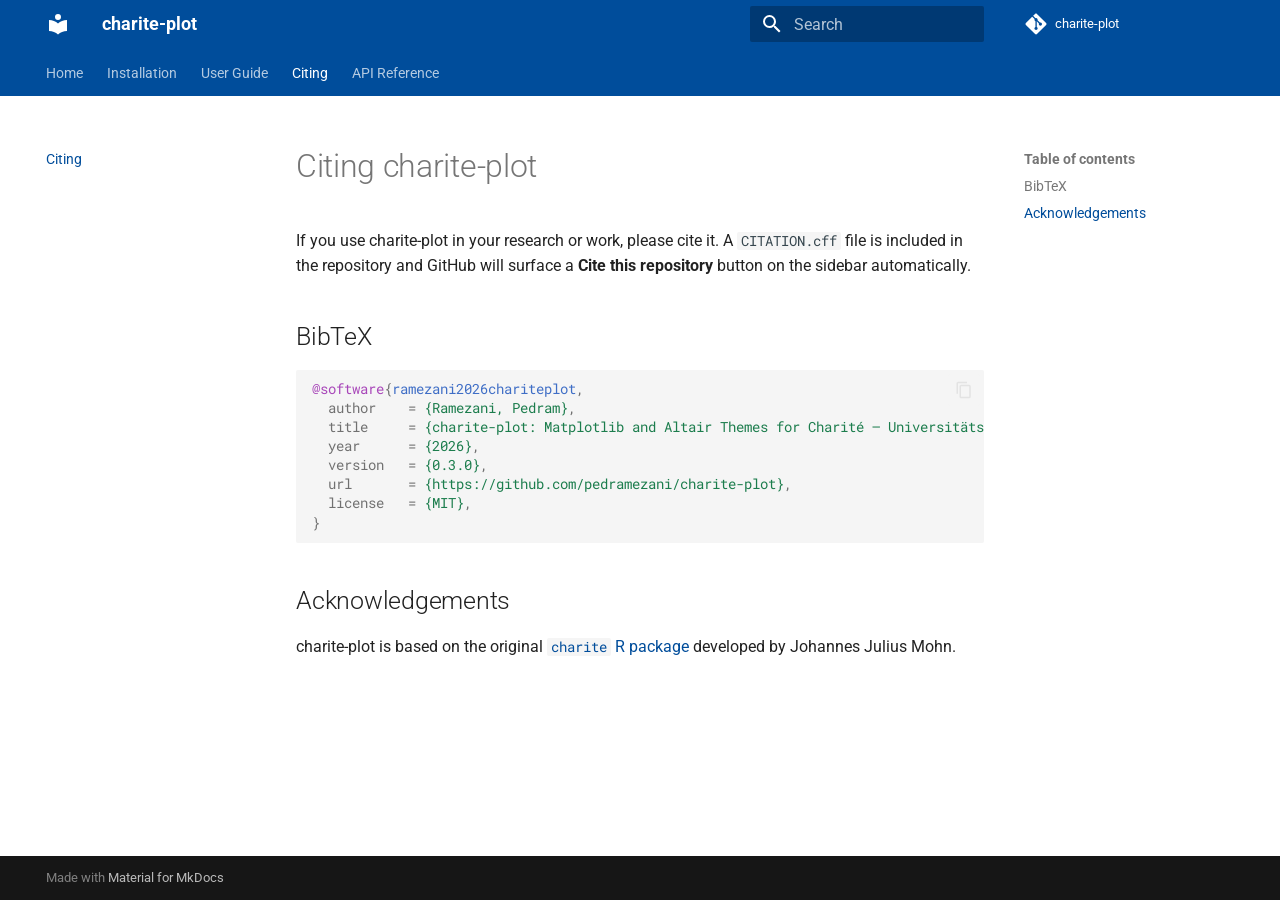
<file: citing/index.html>
<!doctype html>
<html lang="en" class="no-js">
  <head>
    
      <meta charset="utf-8">
      <meta name="viewport" content="width=device-width,initial-scale=1">
      
        <meta name="description" content="Matplotlib and Altair themes for Charité – Universitätsmedizin Berlin">
      
      
        <meta name="author" content="Pedram Ramezani">
      
      
      
        <link rel="prev" href="../altair/">
      
      
        <link rel="next" href="../api/colors/">
      
      
        
      
      
      <link rel="icon" href="../assets/images/favicon.png">
      <meta name="generator" content="mkdocs-1.6.1, mkdocs-material-9.7.7">
    
    
      
        <title>Citing - charite-plot</title>
      
    
    
      <link rel="stylesheet" href="../assets/stylesheets/main.ec1eaa64.min.css">
      
        
        <link rel="stylesheet" href="../assets/stylesheets/palette.ab4e12ef.min.css">
      
      


    
    
      
    
    
      
        
        
        <link rel="preconnect" href="https://fonts.gstatic.com" crossorigin>
        <link rel="stylesheet" href="https://fonts.googleapis.com/css?family=Roboto:300,300i,400,400i,700,700i%7CRoboto+Mono:400,400i,700,700i&display=fallback">
        <style>:root{--md-text-font:"Roboto";--md-code-font:"Roboto Mono"}</style>
      
    
    
      <link rel="stylesheet" href="../assets/_mkdocstrings.css">
    
      <link rel="stylesheet" href="../stylesheets/extra.css">
    
    <script>__md_scope=new URL("..",location),__md_hash=e=>[...e].reduce(((e,_)=>(e<<5)-e+_.charCodeAt(0)),0),__md_get=(e,_=localStorage,t=__md_scope)=>JSON.parse(_.getItem(t.pathname+"."+e)),__md_set=(e,_,t=localStorage,a=__md_scope)=>{try{t.setItem(a.pathname+"."+e,JSON.stringify(_))}catch(e){}}</script>
    
      

    
    
  </head>
  
  
    
    
      
    
    
    
    
    <body dir="ltr" data-md-color-scheme="default" data-md-color-primary="custom" data-md-color-accent="custom">
  
    
    <input class="md-toggle" data-md-toggle="drawer" type="checkbox" id="__drawer" autocomplete="off">
    <input class="md-toggle" data-md-toggle="search" type="checkbox" id="__search" autocomplete="off">
    <label class="md-overlay" for="__drawer"></label>
    <div data-md-component="skip">
      
        
        <a href="#citing-charite-plot" class="md-skip">
          Skip to content
        </a>
      
    </div>
    <div data-md-component="announce">
      
    </div>
    
    
      

<header class="md-header" data-md-component="header">
  <nav class="md-header__inner md-grid" aria-label="Header">
    <a href=".." title="charite-plot" class="md-header__button md-logo" aria-label="charite-plot" data-md-component="logo">
      
  
  <svg xmlns="http://www.w3.org/2000/svg" viewBox="0 0 24 24"><path d="M12 8a3 3 0 0 0 3-3 3 3 0 0 0-3-3 3 3 0 0 0-3 3 3 3 0 0 0 3 3m0 3.54C9.64 9.35 6.5 8 3 8v11c3.5 0 6.64 1.35 9 3.54 2.36-2.19 5.5-3.54 9-3.54V8c-3.5 0-6.64 1.35-9 3.54"/></svg>

    </a>
    <label class="md-header__button md-icon" for="__drawer">
      
      <svg xmlns="http://www.w3.org/2000/svg" viewBox="0 0 24 24"><path d="M3 6h18v2H3zm0 5h18v2H3zm0 5h18v2H3z"/></svg>
    </label>
    <div class="md-header__title" data-md-component="header-title">
      <div class="md-header__ellipsis">
        <div class="md-header__topic">
          <span class="md-ellipsis">
            charite-plot
          </span>
        </div>
        <div class="md-header__topic" data-md-component="header-topic">
          <span class="md-ellipsis">
            
              Citing
            
          </span>
        </div>
      </div>
    </div>
    
      
        <form class="md-header__option" data-md-component="palette">
  
    
    
    
    <input class="md-option" data-md-color-media="" data-md-color-scheme="default" data-md-color-primary="custom" data-md-color-accent="custom"  aria-hidden="true"  type="radio" name="__palette" id="__palette_0">
    
  
</form>
      
    
    
      <script>var palette=__md_get("__palette");if(palette&&palette.color){if("(prefers-color-scheme)"===palette.color.media){var media=matchMedia("(prefers-color-scheme: light)"),input=document.querySelector(media.matches?"[data-md-color-media='(prefers-color-scheme: light)']":"[data-md-color-media='(prefers-color-scheme: dark)']");palette.color.media=input.getAttribute("data-md-color-media"),palette.color.scheme=input.getAttribute("data-md-color-scheme"),palette.color.primary=input.getAttribute("data-md-color-primary"),palette.color.accent=input.getAttribute("data-md-color-accent")}for(var[key,value]of Object.entries(palette.color))document.body.setAttribute("data-md-color-"+key,value)}</script>
    
    
    
      
      
        <label class="md-header__button md-icon" for="__search">
          
          <svg xmlns="http://www.w3.org/2000/svg" viewBox="0 0 24 24"><path d="M9.5 3A6.5 6.5 0 0 1 16 9.5c0 1.61-.59 3.09-1.56 4.23l.27.27h.79l5 5-1.5 1.5-5-5v-.79l-.27-.27A6.52 6.52 0 0 1 9.5 16 6.5 6.5 0 0 1 3 9.5 6.5 6.5 0 0 1 9.5 3m0 2C7 5 5 7 5 9.5S7 14 9.5 14 14 12 14 9.5 12 5 9.5 5"/></svg>
        </label>
        <div class="md-search" data-md-component="search" role="dialog">
  <label class="md-search__overlay" for="__search"></label>
  <div class="md-search__inner" role="search">
    <form class="md-search__form" name="search">
      <input type="text" class="md-search__input" name="query" aria-label="Search" placeholder="Search" autocapitalize="off" autocorrect="off" autocomplete="off" spellcheck="false" data-md-component="search-query" required>
      <label class="md-search__icon md-icon" for="__search">
        
        <svg xmlns="http://www.w3.org/2000/svg" viewBox="0 0 24 24"><path d="M9.5 3A6.5 6.5 0 0 1 16 9.5c0 1.61-.59 3.09-1.56 4.23l.27.27h.79l5 5-1.5 1.5-5-5v-.79l-.27-.27A6.52 6.52 0 0 1 9.5 16 6.5 6.5 0 0 1 3 9.5 6.5 6.5 0 0 1 9.5 3m0 2C7 5 5 7 5 9.5S7 14 9.5 14 14 12 14 9.5 12 5 9.5 5"/></svg>
        
        <svg xmlns="http://www.w3.org/2000/svg" viewBox="0 0 24 24"><path d="M20 11v2H8l5.5 5.5-1.42 1.42L4.16 12l7.92-7.92L13.5 5.5 8 11z"/></svg>
      </label>
      <nav class="md-search__options" aria-label="Search">
        
        <button type="reset" class="md-search__icon md-icon" title="Clear" aria-label="Clear" tabindex="-1">
          
          <svg xmlns="http://www.w3.org/2000/svg" viewBox="0 0 24 24"><path d="M19 6.41 17.59 5 12 10.59 6.41 5 5 6.41 10.59 12 5 17.59 6.41 19 12 13.41 17.59 19 19 17.59 13.41 12z"/></svg>
        </button>
      </nav>
      
    </form>
    <div class="md-search__output">
      <div class="md-search__scrollwrap" tabindex="0" data-md-scrollfix>
        <div class="md-search-result" data-md-component="search-result">
          <div class="md-search-result__meta">
            Initializing search
          </div>
          <ol class="md-search-result__list" role="presentation"></ol>
        </div>
      </div>
    </div>
  </div>
</div>
      
    
    
      <div class="md-header__source">
        <a href="https://github.com/pedramezani/charite-plot" title="Go to repository" class="md-source" data-md-component="source">
  <div class="md-source__icon md-icon">
    
    <svg xmlns="http://www.w3.org/2000/svg" viewBox="0 0 448 512"><!--! Font Awesome Free 7.1.0 by @fontawesome - https://fontawesome.com License - https://fontawesome.com/license/free (Icons: CC BY 4.0, Fonts: SIL OFL 1.1, Code: MIT License) Copyright 2025 Fonticons, Inc.--><path d="M439.6 236.1 244 40.5c-5.4-5.5-12.8-8.5-20.4-8.5s-15 3-20.4 8.4L162.5 81l51.5 51.5c27.1-9.1 52.7 16.8 43.4 43.7l49.7 49.7c34.2-11.8 61.2 31 35.5 56.7-26.5 26.5-70.2-2.9-56-37.3L240.3 199v121.9c25.3 12.5 22.3 41.8 9.1 55-6.4 6.4-15.2 10.1-24.3 10.1s-17.8-3.6-24.3-10.1c-17.6-17.6-11.1-46.9 11.2-56v-123c-20.8-8.5-24.6-30.7-18.6-45L142.6 101 8.5 235.1C3 240.6 0 247.9 0 255.5s3 15 8.5 20.4l195.6 195.7c5.4 5.4 12.7 8.4 20.4 8.4s15-3 20.4-8.4l194.7-194.7c5.4-5.4 8.4-12.8 8.4-20.4s-3-15-8.4-20.4"/></svg>
  </div>
  <div class="md-source__repository">
    charite-plot
  </div>
</a>
      </div>
    
  </nav>
  
</header>
    
    <div class="md-container" data-md-component="container">
      
      
        
          
            
<nav class="md-tabs" aria-label="Tabs" data-md-component="tabs">
  <div class="md-grid">
    <ul class="md-tabs__list">
      
        
  
  
  
  
    <li class="md-tabs__item">
      <a href=".." class="md-tabs__link">
        
  
  
    
  
  Home

      </a>
    </li>
  

      
        
  
  
  
  
    <li class="md-tabs__item">
      <a href="../installation/" class="md-tabs__link">
        
  
  
    
  
  Installation

      </a>
    </li>
  

      
        
  
  
  
  
    
    
      <li class="md-tabs__item">
        <a href="../colors/" class="md-tabs__link">
          
  
  
  User Guide

        </a>
      </li>
    
  

      
        
  
  
  
    
  
  
    <li class="md-tabs__item md-tabs__item--active">
      <a href="./" class="md-tabs__link">
        
  
  
    
  
  Citing

      </a>
    </li>
  

      
        
  
  
  
  
    
    
      <li class="md-tabs__item">
        <a href="../api/colors/" class="md-tabs__link">
          
  
  
  API Reference

        </a>
      </li>
    
  

      
    </ul>
  </div>
</nav>
          
        
      
      <main class="md-main" data-md-component="main">
        <div class="md-main__inner md-grid">
          
            
              
              <div class="md-sidebar md-sidebar--primary" data-md-component="sidebar" data-md-type="navigation" >
                <div class="md-sidebar__scrollwrap">
                  <div class="md-sidebar__inner">
                    


  


<nav class="md-nav md-nav--primary md-nav--lifted" aria-label="Navigation" data-md-level="0">
  <label class="md-nav__title" for="__drawer">
    <a href=".." title="charite-plot" class="md-nav__button md-logo" aria-label="charite-plot" data-md-component="logo">
      
  
  <svg xmlns="http://www.w3.org/2000/svg" viewBox="0 0 24 24"><path d="M12 8a3 3 0 0 0 3-3 3 3 0 0 0-3-3 3 3 0 0 0-3 3 3 3 0 0 0 3 3m0 3.54C9.64 9.35 6.5 8 3 8v11c3.5 0 6.64 1.35 9 3.54 2.36-2.19 5.5-3.54 9-3.54V8c-3.5 0-6.64 1.35-9 3.54"/></svg>

    </a>
    charite-plot
  </label>
  
    <div class="md-nav__source">
      <a href="https://github.com/pedramezani/charite-plot" title="Go to repository" class="md-source" data-md-component="source">
  <div class="md-source__icon md-icon">
    
    <svg xmlns="http://www.w3.org/2000/svg" viewBox="0 0 448 512"><!--! Font Awesome Free 7.1.0 by @fontawesome - https://fontawesome.com License - https://fontawesome.com/license/free (Icons: CC BY 4.0, Fonts: SIL OFL 1.1, Code: MIT License) Copyright 2025 Fonticons, Inc.--><path d="M439.6 236.1 244 40.5c-5.4-5.5-12.8-8.5-20.4-8.5s-15 3-20.4 8.4L162.5 81l51.5 51.5c27.1-9.1 52.7 16.8 43.4 43.7l49.7 49.7c34.2-11.8 61.2 31 35.5 56.7-26.5 26.5-70.2-2.9-56-37.3L240.3 199v121.9c25.3 12.5 22.3 41.8 9.1 55-6.4 6.4-15.2 10.1-24.3 10.1s-17.8-3.6-24.3-10.1c-17.6-17.6-11.1-46.9 11.2-56v-123c-20.8-8.5-24.6-30.7-18.6-45L142.6 101 8.5 235.1C3 240.6 0 247.9 0 255.5s3 15 8.5 20.4l195.6 195.7c5.4 5.4 12.7 8.4 20.4 8.4s15-3 20.4-8.4l194.7-194.7c5.4-5.4 8.4-12.8 8.4-20.4s-3-15-8.4-20.4"/></svg>
  </div>
  <div class="md-source__repository">
    charite-plot
  </div>
</a>
    </div>
  
  <ul class="md-nav__list" data-md-scrollfix>
    
      
      
  
  
  
  
    <li class="md-nav__item">
      <a href=".." class="md-nav__link">
        
  
  
  <span class="md-ellipsis">
    
  
    Home
  

    
  </span>
  
  

      </a>
    </li>
  

    
      
      
  
  
  
  
    <li class="md-nav__item">
      <a href="../installation/" class="md-nav__link">
        
  
  
  <span class="md-ellipsis">
    
  
    Installation
  

    
  </span>
  
  

      </a>
    </li>
  

    
      
      
  
  
  
  
    
    
    
    
      
      
        
      
    
    
    <li class="md-nav__item md-nav__item--nested">
      
        
        
        <input class="md-nav__toggle md-toggle " type="checkbox" id="__nav_3" >
        
          
          <label class="md-nav__link" for="__nav_3" id="__nav_3_label" tabindex="0">
            
  
  
  <span class="md-ellipsis">
    
  
    User Guide
  

    
  </span>
  
  

            <span class="md-nav__icon md-icon"></span>
          </label>
        
        <nav class="md-nav" data-md-level="1" aria-labelledby="__nav_3_label" aria-expanded="false">
          <label class="md-nav__title" for="__nav_3">
            <span class="md-nav__icon md-icon"></span>
            
  
    User Guide
  

          </label>
          <ul class="md-nav__list" data-md-scrollfix>
            
              
                
  
  
  
  
    <li class="md-nav__item">
      <a href="../colors/" class="md-nav__link">
        
  
  
  <span class="md-ellipsis">
    
  
    Colors
  

    
  </span>
  
  

      </a>
    </li>
  

              
            
              
                
  
  
  
  
    <li class="md-nav__item">
      <a href="../palettes/" class="md-nav__link">
        
  
  
  <span class="md-ellipsis">
    
  
    Palettes
  

    
  </span>
  
  

      </a>
    </li>
  

              
            
              
                
  
  
  
  
    <li class="md-nav__item">
      <a href="../matplotlib/" class="md-nav__link">
        
  
  
  <span class="md-ellipsis">
    
  
    Matplotlib
  

    
  </span>
  
  

      </a>
    </li>
  

              
            
              
                
  
  
  
  
    <li class="md-nav__item">
      <a href="../altair/" class="md-nav__link">
        
  
  
  <span class="md-ellipsis">
    
  
    Altair
  

    
  </span>
  
  

      </a>
    </li>
  

              
            
          </ul>
        </nav>
      
    </li>
  

    
      
      
  
  
    
  
  
  
    <li class="md-nav__item md-nav__item--active">
      
      <input class="md-nav__toggle md-toggle" type="checkbox" id="__toc">
      
      
        
      
      
        <label class="md-nav__link md-nav__link--active" for="__toc">
          
  
  
  <span class="md-ellipsis">
    
  
    Citing
  

    
  </span>
  
  

          <span class="md-nav__icon md-icon"></span>
        </label>
      
      <a href="./" class="md-nav__link md-nav__link--active">
        
  
  
  <span class="md-ellipsis">
    
  
    Citing
  

    
  </span>
  
  

      </a>
      
        

<nav class="md-nav md-nav--secondary" aria-label="Table of contents">
  
  
  
    
  
  
    <label class="md-nav__title" for="__toc">
      <span class="md-nav__icon md-icon"></span>
      Table of contents
    </label>
    <ul class="md-nav__list" data-md-component="toc" data-md-scrollfix>
      
        <li class="md-nav__item">
  <a href="#bibtex" class="md-nav__link">
    <span class="md-ellipsis">
      
        BibTeX
      
    </span>
  </a>
  
</li>
      
        <li class="md-nav__item">
  <a href="#acknowledgements" class="md-nav__link">
    <span class="md-ellipsis">
      
        Acknowledgements
      
    </span>
  </a>
  
</li>
      
    </ul>
  
</nav>
      
    </li>
  

    
      
      
  
  
  
  
    
    
    
    
      
      
        
      
    
    
    <li class="md-nav__item md-nav__item--nested">
      
        
        
        <input class="md-nav__toggle md-toggle " type="checkbox" id="__nav_5" >
        
          
          <label class="md-nav__link" for="__nav_5" id="__nav_5_label" tabindex="0">
            
  
  
  <span class="md-ellipsis">
    
  
    API Reference
  

    
  </span>
  
  

            <span class="md-nav__icon md-icon"></span>
          </label>
        
        <nav class="md-nav" data-md-level="1" aria-labelledby="__nav_5_label" aria-expanded="false">
          <label class="md-nav__title" for="__nav_5">
            <span class="md-nav__icon md-icon"></span>
            
  
    API Reference
  

          </label>
          <ul class="md-nav__list" data-md-scrollfix>
            
              
                
  
  
  
  
    <li class="md-nav__item">
      <a href="../api/colors/" class="md-nav__link">
        
  
  
  <span class="md-ellipsis">
    
  
    colors
  

    
  </span>
  
  

      </a>
    </li>
  

              
            
              
                
  
  
  
  
    <li class="md-nav__item">
      <a href="../api/palettes/" class="md-nav__link">
        
  
  
  <span class="md-ellipsis">
    
  
    palettes
  

    
  </span>
  
  

      </a>
    </li>
  

              
            
              
                
  
  
  
  
    <li class="md-nav__item">
      <a href="../api/mpl_themes/" class="md-nav__link">
        
  
  
  <span class="md-ellipsis">
    
  
    mpl_themes
  

    
  </span>
  
  

      </a>
    </li>
  

              
            
              
                
  
  
  
  
    <li class="md-nav__item">
      <a href="../api/altair_themes/" class="md-nav__link">
        
  
  
  <span class="md-ellipsis">
    
  
    altair_themes
  

    
  </span>
  
  

      </a>
    </li>
  

              
            
              
                
  
  
  
  
    <li class="md-nav__item">
      <a href="../api/fonts/" class="md-nav__link">
        
  
  
  <span class="md-ellipsis">
    
  
    fonts
  

    
  </span>
  
  

      </a>
    </li>
  

              
            
          </ul>
        </nav>
      
    </li>
  

    
  </ul>
</nav>
                  </div>
                </div>
              </div>
            
            
              
              <div class="md-sidebar md-sidebar--secondary" data-md-component="sidebar" data-md-type="toc" >
                <div class="md-sidebar__scrollwrap">
                  <div class="md-sidebar__inner">
                    

<nav class="md-nav md-nav--secondary" aria-label="Table of contents">
  
  
  
    
  
  
    <label class="md-nav__title" for="__toc">
      <span class="md-nav__icon md-icon"></span>
      Table of contents
    </label>
    <ul class="md-nav__list" data-md-component="toc" data-md-scrollfix>
      
        <li class="md-nav__item">
  <a href="#bibtex" class="md-nav__link">
    <span class="md-ellipsis">
      
        BibTeX
      
    </span>
  </a>
  
</li>
      
        <li class="md-nav__item">
  <a href="#acknowledgements" class="md-nav__link">
    <span class="md-ellipsis">
      
        Acknowledgements
      
    </span>
  </a>
  
</li>
      
    </ul>
  
</nav>
                  </div>
                </div>
              </div>
            
          
          
            <div class="md-content" data-md-component="content">
              
              <article class="md-content__inner md-typeset">
                
                  


  
  


<h1 id="citing-charite-plot">Citing charite-plot</h1>
<p>If you use charite-plot in your research or work, please cite it. A <code>CITATION.cff</code> file is included in the repository and GitHub will surface a <strong>Cite this repository</strong> button on the sidebar automatically.</p>
<h2 id="bibtex">BibTeX</h2>
<div class="language-bibtex highlight"><pre><span></span><code><span id="__span-0-1"><a id="__codelineno-0-1" name="__codelineno-0-1" href="#__codelineno-0-1"></a><span class="nc">@software</span><span class="p">{</span><span class="nl">ramezani2026chariteplot</span><span class="p">,</span>
</span><span id="__span-0-2"><a id="__codelineno-0-2" name="__codelineno-0-2" href="#__codelineno-0-2"></a><span class="w">  </span><span class="na">author</span><span class="w">    </span><span class="p">=</span><span class="w"> </span><span class="s">{Ramezani, Pedram}</span><span class="p">,</span>
</span><span id="__span-0-3"><a id="__codelineno-0-3" name="__codelineno-0-3" href="#__codelineno-0-3"></a><span class="w">  </span><span class="na">title</span><span class="w">     </span><span class="p">=</span><span class="w"> </span><span class="s">{charite-plot: Matplotlib and Altair Themes for Charité – Universitätsmedizin Berlin}</span><span class="p">,</span>
</span><span id="__span-0-4"><a id="__codelineno-0-4" name="__codelineno-0-4" href="#__codelineno-0-4"></a><span class="w">  </span><span class="na">year</span><span class="w">      </span><span class="p">=</span><span class="w"> </span><span class="s">{2026}</span><span class="p">,</span>
</span><span id="__span-0-5"><a id="__codelineno-0-5" name="__codelineno-0-5" href="#__codelineno-0-5"></a><span class="w">  </span><span class="na">version</span><span class="w">   </span><span class="p">=</span><span class="w"> </span><span class="s">{0.3.0}</span><span class="p">,</span>
</span><span id="__span-0-6"><a id="__codelineno-0-6" name="__codelineno-0-6" href="#__codelineno-0-6"></a><span class="w">  </span><span class="na">url</span><span class="w">       </span><span class="p">=</span><span class="w"> </span><span class="s">{https://github.com/pedramezani/charite-plot}</span><span class="p">,</span>
</span><span id="__span-0-7"><a id="__codelineno-0-7" name="__codelineno-0-7" href="#__codelineno-0-7"></a><span class="w">  </span><span class="na">license</span><span class="w">   </span><span class="p">=</span><span class="w"> </span><span class="s">{MIT}</span><span class="p">,</span>
</span><span id="__span-0-8"><a id="__codelineno-0-8" name="__codelineno-0-8" href="#__codelineno-0-8"></a><span class="p">}</span>
</span></code></pre></div>
<h2 id="acknowledgements">Acknowledgements</h2>
<p>charite-plot is based on the original <a href="https://github.com/johannesjuliusm/charite"><code>charite</code> R package</a> developed by Johannes Julius Mohn.</p>












                
              </article>
            </div>
          
          
<script>var target=document.getElementById(location.hash.slice(1));target&&target.name&&(target.checked=target.name.startsWith("__tabbed_"))</script>
        </div>
        
          <button type="button" class="md-top md-icon" data-md-component="top" hidden>
  
  <svg xmlns="http://www.w3.org/2000/svg" viewBox="0 0 24 24"><path d="M13 20h-2V8l-5.5 5.5-1.42-1.42L12 4.16l7.92 7.92-1.42 1.42L13 8z"/></svg>
  Back to top
</button>
        
      </main>
      
        <footer class="md-footer">
  
  <div class="md-footer-meta md-typeset">
    <div class="md-footer-meta__inner md-grid">
      <div class="md-copyright">
  
  
    Made with
    <a href="https://squidfunk.github.io/mkdocs-material/" target="_blank" rel="noopener">
      Material for MkDocs
    </a>
  
</div>
      
    </div>
  </div>
</footer>
      
    </div>
    <div class="md-dialog" data-md-component="dialog">
      <div class="md-dialog__inner md-typeset"></div>
    </div>
    
    
    
      
      
      <script id="__config" type="application/json">{"annotate": null, "base": "..", "features": ["navigation.tabs", "navigation.sections", "navigation.top", "toc.follow", "content.code.copy", "content.code.annotate"], "search": "../assets/javascripts/workers/search.2c215733.min.js", "tags": null, "translations": {"clipboard.copied": "Copied to clipboard", "clipboard.copy": "Copy to clipboard", "search.result.more.one": "1 more on this page", "search.result.more.other": "# more on this page", "search.result.none": "No matching documents", "search.result.one": "1 matching document", "search.result.other": "# matching documents", "search.result.placeholder": "Type to start searching", "search.result.term.missing": "Missing", "select.version": "Select version"}, "version": null}</script>
    
    
      <script src="../assets/javascripts/bundle.d7400e89.min.js"></script>
      
    
  </body>
</html>
</file>
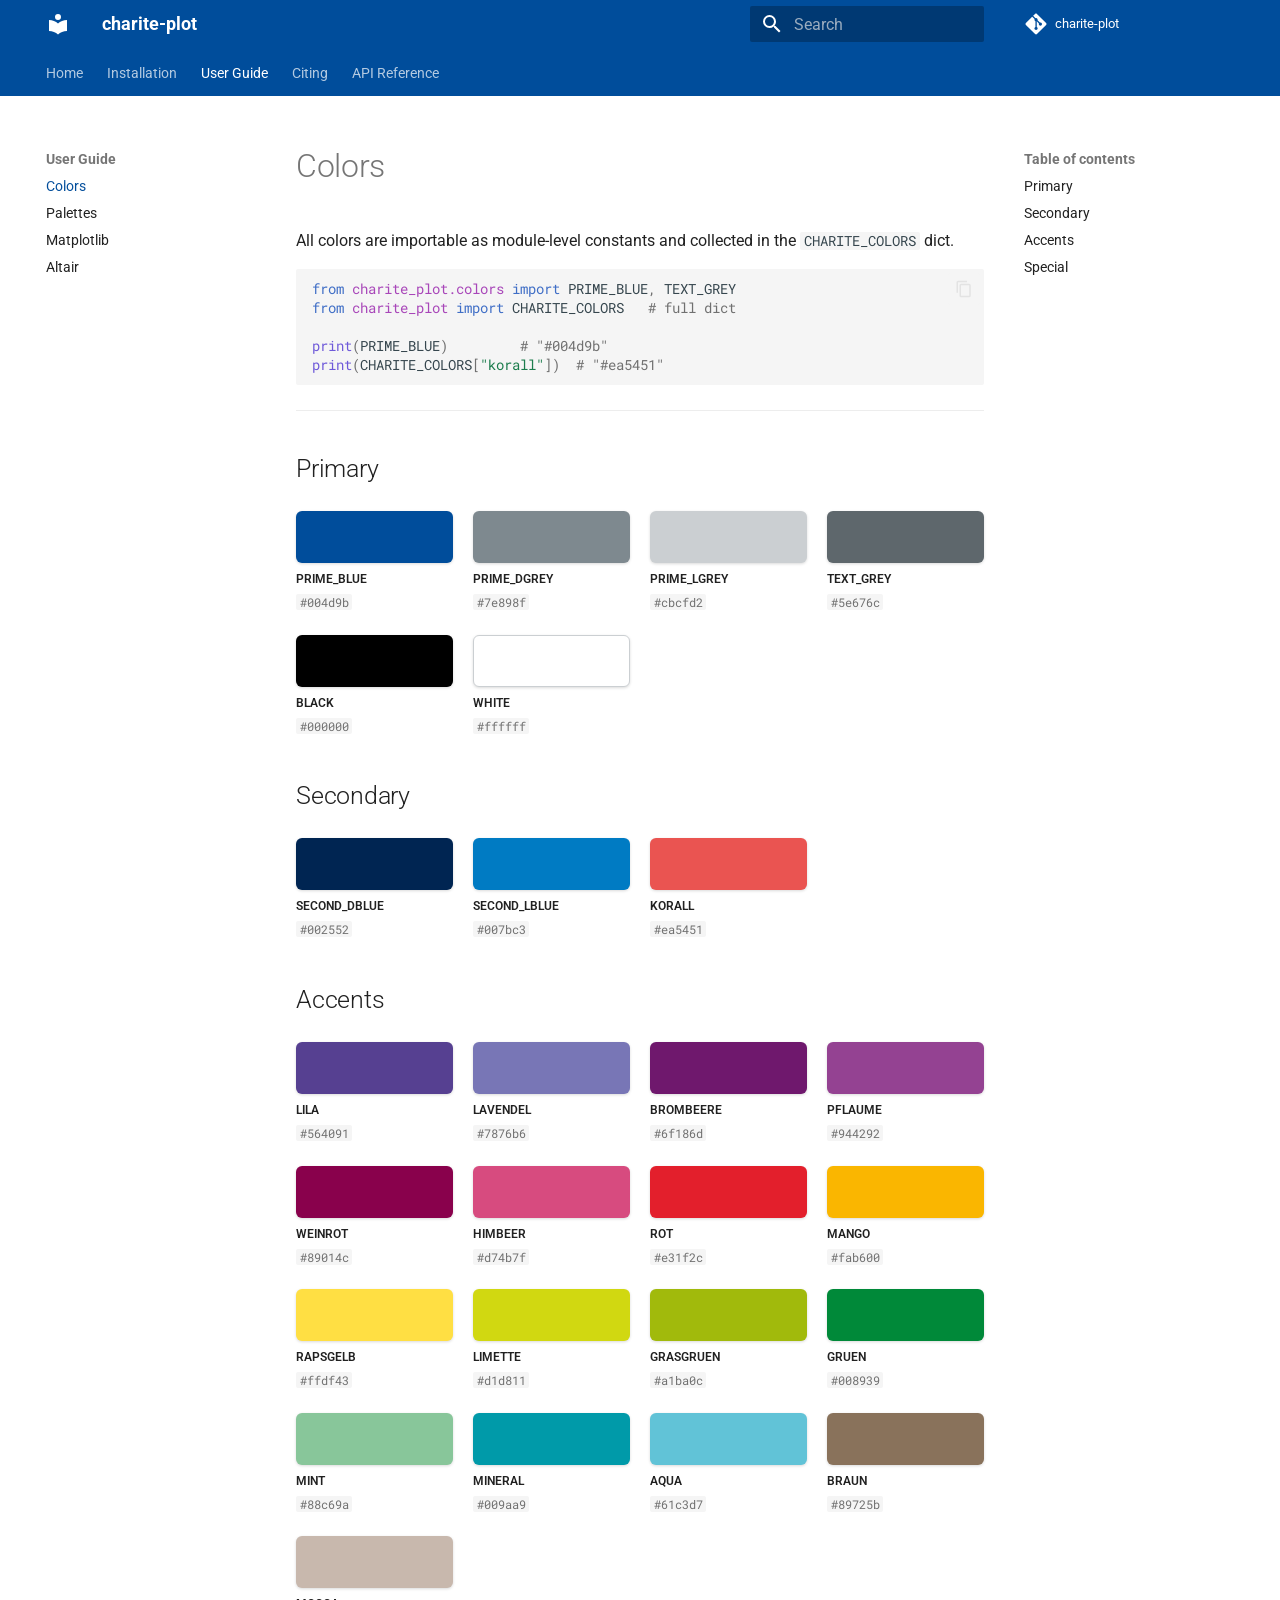
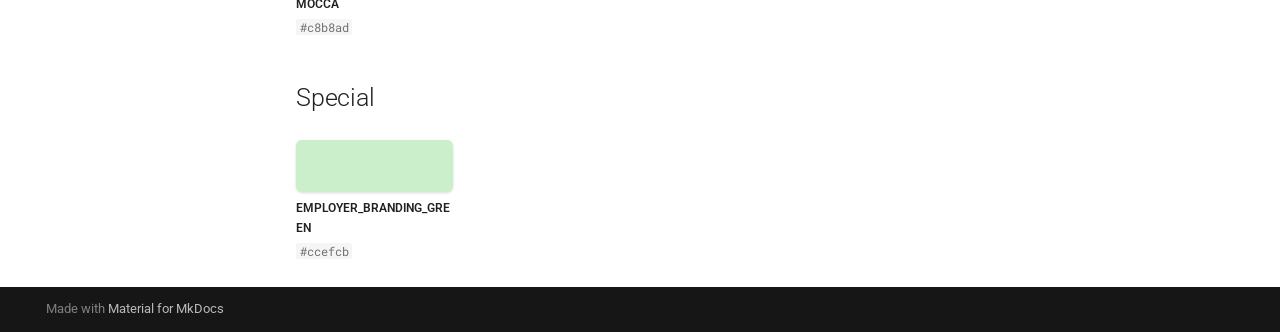
<file: colors/index.html>
<!doctype html>
<html lang="en" class="no-js">
  <head>
    
      <meta charset="utf-8">
      <meta name="viewport" content="width=device-width,initial-scale=1">
      
        <meta name="description" content="Matplotlib and Altair themes for Charité – Universitätsmedizin Berlin">
      
      
        <meta name="author" content="Pedram Ramezani">
      
      
      
        <link rel="prev" href="../installation/">
      
      
        <link rel="next" href="../palettes/">
      
      
        
      
      
      <link rel="icon" href="../assets/images/favicon.png">
      <meta name="generator" content="mkdocs-1.6.1, mkdocs-material-9.7.7">
    
    
      
        <title>Colors - charite-plot</title>
      
    
    
      <link rel="stylesheet" href="../assets/stylesheets/main.ec1eaa64.min.css">
      
        
        <link rel="stylesheet" href="../assets/stylesheets/palette.ab4e12ef.min.css">
      
      


    
    
      
    
    
      
        
        
        <link rel="preconnect" href="https://fonts.gstatic.com" crossorigin>
        <link rel="stylesheet" href="https://fonts.googleapis.com/css?family=Roboto:300,300i,400,400i,700,700i%7CRoboto+Mono:400,400i,700,700i&display=fallback">
        <style>:root{--md-text-font:"Roboto";--md-code-font:"Roboto Mono"}</style>
      
    
    
      <link rel="stylesheet" href="../assets/_mkdocstrings.css">
    
      <link rel="stylesheet" href="../stylesheets/extra.css">
    
    <script>__md_scope=new URL("..",location),__md_hash=e=>[...e].reduce(((e,_)=>(e<<5)-e+_.charCodeAt(0)),0),__md_get=(e,_=localStorage,t=__md_scope)=>JSON.parse(_.getItem(t.pathname+"."+e)),__md_set=(e,_,t=localStorage,a=__md_scope)=>{try{t.setItem(a.pathname+"."+e,JSON.stringify(_))}catch(e){}}</script>
    
      

    
    
  </head>
  
  
    
    
      
    
    
    
    
    <body dir="ltr" data-md-color-scheme="default" data-md-color-primary="custom" data-md-color-accent="custom">
  
    
    <input class="md-toggle" data-md-toggle="drawer" type="checkbox" id="__drawer" autocomplete="off">
    <input class="md-toggle" data-md-toggle="search" type="checkbox" id="__search" autocomplete="off">
    <label class="md-overlay" for="__drawer"></label>
    <div data-md-component="skip">
      
        
        <a href="#colors" class="md-skip">
          Skip to content
        </a>
      
    </div>
    <div data-md-component="announce">
      
    </div>
    
    
      

<header class="md-header" data-md-component="header">
  <nav class="md-header__inner md-grid" aria-label="Header">
    <a href=".." title="charite-plot" class="md-header__button md-logo" aria-label="charite-plot" data-md-component="logo">
      
  
  <svg xmlns="http://www.w3.org/2000/svg" viewBox="0 0 24 24"><path d="M12 8a3 3 0 0 0 3-3 3 3 0 0 0-3-3 3 3 0 0 0-3 3 3 3 0 0 0 3 3m0 3.54C9.64 9.35 6.5 8 3 8v11c3.5 0 6.64 1.35 9 3.54 2.36-2.19 5.5-3.54 9-3.54V8c-3.5 0-6.64 1.35-9 3.54"/></svg>

    </a>
    <label class="md-header__button md-icon" for="__drawer">
      
      <svg xmlns="http://www.w3.org/2000/svg" viewBox="0 0 24 24"><path d="M3 6h18v2H3zm0 5h18v2H3zm0 5h18v2H3z"/></svg>
    </label>
    <div class="md-header__title" data-md-component="header-title">
      <div class="md-header__ellipsis">
        <div class="md-header__topic">
          <span class="md-ellipsis">
            charite-plot
          </span>
        </div>
        <div class="md-header__topic" data-md-component="header-topic">
          <span class="md-ellipsis">
            
              Colors
            
          </span>
        </div>
      </div>
    </div>
    
      
        <form class="md-header__option" data-md-component="palette">
  
    
    
    
    <input class="md-option" data-md-color-media="" data-md-color-scheme="default" data-md-color-primary="custom" data-md-color-accent="custom"  aria-hidden="true"  type="radio" name="__palette" id="__palette_0">
    
  
</form>
      
    
    
      <script>var palette=__md_get("__palette");if(palette&&palette.color){if("(prefers-color-scheme)"===palette.color.media){var media=matchMedia("(prefers-color-scheme: light)"),input=document.querySelector(media.matches?"[data-md-color-media='(prefers-color-scheme: light)']":"[data-md-color-media='(prefers-color-scheme: dark)']");palette.color.media=input.getAttribute("data-md-color-media"),palette.color.scheme=input.getAttribute("data-md-color-scheme"),palette.color.primary=input.getAttribute("data-md-color-primary"),palette.color.accent=input.getAttribute("data-md-color-accent")}for(var[key,value]of Object.entries(palette.color))document.body.setAttribute("data-md-color-"+key,value)}</script>
    
    
    
      
      
        <label class="md-header__button md-icon" for="__search">
          
          <svg xmlns="http://www.w3.org/2000/svg" viewBox="0 0 24 24"><path d="M9.5 3A6.5 6.5 0 0 1 16 9.5c0 1.61-.59 3.09-1.56 4.23l.27.27h.79l5 5-1.5 1.5-5-5v-.79l-.27-.27A6.52 6.52 0 0 1 9.5 16 6.5 6.5 0 0 1 3 9.5 6.5 6.5 0 0 1 9.5 3m0 2C7 5 5 7 5 9.5S7 14 9.5 14 14 12 14 9.5 12 5 9.5 5"/></svg>
        </label>
        <div class="md-search" data-md-component="search" role="dialog">
  <label class="md-search__overlay" for="__search"></label>
  <div class="md-search__inner" role="search">
    <form class="md-search__form" name="search">
      <input type="text" class="md-search__input" name="query" aria-label="Search" placeholder="Search" autocapitalize="off" autocorrect="off" autocomplete="off" spellcheck="false" data-md-component="search-query" required>
      <label class="md-search__icon md-icon" for="__search">
        
        <svg xmlns="http://www.w3.org/2000/svg" viewBox="0 0 24 24"><path d="M9.5 3A6.5 6.5 0 0 1 16 9.5c0 1.61-.59 3.09-1.56 4.23l.27.27h.79l5 5-1.5 1.5-5-5v-.79l-.27-.27A6.52 6.52 0 0 1 9.5 16 6.5 6.5 0 0 1 3 9.5 6.5 6.5 0 0 1 9.5 3m0 2C7 5 5 7 5 9.5S7 14 9.5 14 14 12 14 9.5 12 5 9.5 5"/></svg>
        
        <svg xmlns="http://www.w3.org/2000/svg" viewBox="0 0 24 24"><path d="M20 11v2H8l5.5 5.5-1.42 1.42L4.16 12l7.92-7.92L13.5 5.5 8 11z"/></svg>
      </label>
      <nav class="md-search__options" aria-label="Search">
        
        <button type="reset" class="md-search__icon md-icon" title="Clear" aria-label="Clear" tabindex="-1">
          
          <svg xmlns="http://www.w3.org/2000/svg" viewBox="0 0 24 24"><path d="M19 6.41 17.59 5 12 10.59 6.41 5 5 6.41 10.59 12 5 17.59 6.41 19 12 13.41 17.59 19 19 17.59 13.41 12z"/></svg>
        </button>
      </nav>
      
    </form>
    <div class="md-search__output">
      <div class="md-search__scrollwrap" tabindex="0" data-md-scrollfix>
        <div class="md-search-result" data-md-component="search-result">
          <div class="md-search-result__meta">
            Initializing search
          </div>
          <ol class="md-search-result__list" role="presentation"></ol>
        </div>
      </div>
    </div>
  </div>
</div>
      
    
    
      <div class="md-header__source">
        <a href="https://github.com/pedramezani/charite-plot" title="Go to repository" class="md-source" data-md-component="source">
  <div class="md-source__icon md-icon">
    
    <svg xmlns="http://www.w3.org/2000/svg" viewBox="0 0 448 512"><!--! Font Awesome Free 7.1.0 by @fontawesome - https://fontawesome.com License - https://fontawesome.com/license/free (Icons: CC BY 4.0, Fonts: SIL OFL 1.1, Code: MIT License) Copyright 2025 Fonticons, Inc.--><path d="M439.6 236.1 244 40.5c-5.4-5.5-12.8-8.5-20.4-8.5s-15 3-20.4 8.4L162.5 81l51.5 51.5c27.1-9.1 52.7 16.8 43.4 43.7l49.7 49.7c34.2-11.8 61.2 31 35.5 56.7-26.5 26.5-70.2-2.9-56-37.3L240.3 199v121.9c25.3 12.5 22.3 41.8 9.1 55-6.4 6.4-15.2 10.1-24.3 10.1s-17.8-3.6-24.3-10.1c-17.6-17.6-11.1-46.9 11.2-56v-123c-20.8-8.5-24.6-30.7-18.6-45L142.6 101 8.5 235.1C3 240.6 0 247.9 0 255.5s3 15 8.5 20.4l195.6 195.7c5.4 5.4 12.7 8.4 20.4 8.4s15-3 20.4-8.4l194.7-194.7c5.4-5.4 8.4-12.8 8.4-20.4s-3-15-8.4-20.4"/></svg>
  </div>
  <div class="md-source__repository">
    charite-plot
  </div>
</a>
      </div>
    
  </nav>
  
</header>
    
    <div class="md-container" data-md-component="container">
      
      
        
          
            
<nav class="md-tabs" aria-label="Tabs" data-md-component="tabs">
  <div class="md-grid">
    <ul class="md-tabs__list">
      
        
  
  
  
  
    <li class="md-tabs__item">
      <a href=".." class="md-tabs__link">
        
  
  
    
  
  Home

      </a>
    </li>
  

      
        
  
  
  
  
    <li class="md-tabs__item">
      <a href="../installation/" class="md-tabs__link">
        
  
  
    
  
  Installation

      </a>
    </li>
  

      
        
  
  
  
    
  
  
    
    
      <li class="md-tabs__item md-tabs__item--active">
        <a href="./" class="md-tabs__link">
          
  
  
  User Guide

        </a>
      </li>
    
  

      
        
  
  
  
  
    <li class="md-tabs__item">
      <a href="../citing/" class="md-tabs__link">
        
  
  
    
  
  Citing

      </a>
    </li>
  

      
        
  
  
  
  
    
    
      <li class="md-tabs__item">
        <a href="../api/colors/" class="md-tabs__link">
          
  
  
  API Reference

        </a>
      </li>
    
  

      
    </ul>
  </div>
</nav>
          
        
      
      <main class="md-main" data-md-component="main">
        <div class="md-main__inner md-grid">
          
            
              
              <div class="md-sidebar md-sidebar--primary" data-md-component="sidebar" data-md-type="navigation" >
                <div class="md-sidebar__scrollwrap">
                  <div class="md-sidebar__inner">
                    


  


<nav class="md-nav md-nav--primary md-nav--lifted" aria-label="Navigation" data-md-level="0">
  <label class="md-nav__title" for="__drawer">
    <a href=".." title="charite-plot" class="md-nav__button md-logo" aria-label="charite-plot" data-md-component="logo">
      
  
  <svg xmlns="http://www.w3.org/2000/svg" viewBox="0 0 24 24"><path d="M12 8a3 3 0 0 0 3-3 3 3 0 0 0-3-3 3 3 0 0 0-3 3 3 3 0 0 0 3 3m0 3.54C9.64 9.35 6.5 8 3 8v11c3.5 0 6.64 1.35 9 3.54 2.36-2.19 5.5-3.54 9-3.54V8c-3.5 0-6.64 1.35-9 3.54"/></svg>

    </a>
    charite-plot
  </label>
  
    <div class="md-nav__source">
      <a href="https://github.com/pedramezani/charite-plot" title="Go to repository" class="md-source" data-md-component="source">
  <div class="md-source__icon md-icon">
    
    <svg xmlns="http://www.w3.org/2000/svg" viewBox="0 0 448 512"><!--! Font Awesome Free 7.1.0 by @fontawesome - https://fontawesome.com License - https://fontawesome.com/license/free (Icons: CC BY 4.0, Fonts: SIL OFL 1.1, Code: MIT License) Copyright 2025 Fonticons, Inc.--><path d="M439.6 236.1 244 40.5c-5.4-5.5-12.8-8.5-20.4-8.5s-15 3-20.4 8.4L162.5 81l51.5 51.5c27.1-9.1 52.7 16.8 43.4 43.7l49.7 49.7c34.2-11.8 61.2 31 35.5 56.7-26.5 26.5-70.2-2.9-56-37.3L240.3 199v121.9c25.3 12.5 22.3 41.8 9.1 55-6.4 6.4-15.2 10.1-24.3 10.1s-17.8-3.6-24.3-10.1c-17.6-17.6-11.1-46.9 11.2-56v-123c-20.8-8.5-24.6-30.7-18.6-45L142.6 101 8.5 235.1C3 240.6 0 247.9 0 255.5s3 15 8.5 20.4l195.6 195.7c5.4 5.4 12.7 8.4 20.4 8.4s15-3 20.4-8.4l194.7-194.7c5.4-5.4 8.4-12.8 8.4-20.4s-3-15-8.4-20.4"/></svg>
  </div>
  <div class="md-source__repository">
    charite-plot
  </div>
</a>
    </div>
  
  <ul class="md-nav__list" data-md-scrollfix>
    
      
      
  
  
  
  
    <li class="md-nav__item">
      <a href=".." class="md-nav__link">
        
  
  
  <span class="md-ellipsis">
    
  
    Home
  

    
  </span>
  
  

      </a>
    </li>
  

    
      
      
  
  
  
  
    <li class="md-nav__item">
      <a href="../installation/" class="md-nav__link">
        
  
  
  <span class="md-ellipsis">
    
  
    Installation
  

    
  </span>
  
  

      </a>
    </li>
  

    
      
      
  
  
    
  
  
  
    
    
    
    
      
        
        
      
      
        
      
    
    
    <li class="md-nav__item md-nav__item--active md-nav__item--section md-nav__item--nested">
      
        
        
        <input class="md-nav__toggle md-toggle " type="checkbox" id="__nav_3" checked>
        
          
          <label class="md-nav__link" for="__nav_3" id="__nav_3_label" tabindex="">
            
  
  
  <span class="md-ellipsis">
    
  
    User Guide
  

    
  </span>
  
  

            <span class="md-nav__icon md-icon"></span>
          </label>
        
        <nav class="md-nav" data-md-level="1" aria-labelledby="__nav_3_label" aria-expanded="true">
          <label class="md-nav__title" for="__nav_3">
            <span class="md-nav__icon md-icon"></span>
            
  
    User Guide
  

          </label>
          <ul class="md-nav__list" data-md-scrollfix>
            
              
                
  
  
    
  
  
  
    <li class="md-nav__item md-nav__item--active">
      
      <input class="md-nav__toggle md-toggle" type="checkbox" id="__toc">
      
      
        
      
      
        <label class="md-nav__link md-nav__link--active" for="__toc">
          
  
  
  <span class="md-ellipsis">
    
  
    Colors
  

    
  </span>
  
  

          <span class="md-nav__icon md-icon"></span>
        </label>
      
      <a href="./" class="md-nav__link md-nav__link--active">
        
  
  
  <span class="md-ellipsis">
    
  
    Colors
  

    
  </span>
  
  

      </a>
      
        

<nav class="md-nav md-nav--secondary" aria-label="Table of contents">
  
  
  
    
  
  
    <label class="md-nav__title" for="__toc">
      <span class="md-nav__icon md-icon"></span>
      Table of contents
    </label>
    <ul class="md-nav__list" data-md-component="toc" data-md-scrollfix>
      
        <li class="md-nav__item">
  <a href="#primary" class="md-nav__link">
    <span class="md-ellipsis">
      
        Primary
      
    </span>
  </a>
  
</li>
      
        <li class="md-nav__item">
  <a href="#secondary" class="md-nav__link">
    <span class="md-ellipsis">
      
        Secondary
      
    </span>
  </a>
  
</li>
      
        <li class="md-nav__item">
  <a href="#accents" class="md-nav__link">
    <span class="md-ellipsis">
      
        Accents
      
    </span>
  </a>
  
</li>
      
        <li class="md-nav__item">
  <a href="#special" class="md-nav__link">
    <span class="md-ellipsis">
      
        Special
      
    </span>
  </a>
  
</li>
      
    </ul>
  
</nav>
      
    </li>
  

              
            
              
                
  
  
  
  
    <li class="md-nav__item">
      <a href="../palettes/" class="md-nav__link">
        
  
  
  <span class="md-ellipsis">
    
  
    Palettes
  

    
  </span>
  
  

      </a>
    </li>
  

              
            
              
                
  
  
  
  
    <li class="md-nav__item">
      <a href="../matplotlib/" class="md-nav__link">
        
  
  
  <span class="md-ellipsis">
    
  
    Matplotlib
  

    
  </span>
  
  

      </a>
    </li>
  

              
            
              
                
  
  
  
  
    <li class="md-nav__item">
      <a href="../altair/" class="md-nav__link">
        
  
  
  <span class="md-ellipsis">
    
  
    Altair
  

    
  </span>
  
  

      </a>
    </li>
  

              
            
          </ul>
        </nav>
      
    </li>
  

    
      
      
  
  
  
  
    <li class="md-nav__item">
      <a href="../citing/" class="md-nav__link">
        
  
  
  <span class="md-ellipsis">
    
  
    Citing
  

    
  </span>
  
  

      </a>
    </li>
  

    
      
      
  
  
  
  
    
    
    
    
      
      
        
      
    
    
    <li class="md-nav__item md-nav__item--nested">
      
        
        
        <input class="md-nav__toggle md-toggle " type="checkbox" id="__nav_5" >
        
          
          <label class="md-nav__link" for="__nav_5" id="__nav_5_label" tabindex="0">
            
  
  
  <span class="md-ellipsis">
    
  
    API Reference
  

    
  </span>
  
  

            <span class="md-nav__icon md-icon"></span>
          </label>
        
        <nav class="md-nav" data-md-level="1" aria-labelledby="__nav_5_label" aria-expanded="false">
          <label class="md-nav__title" for="__nav_5">
            <span class="md-nav__icon md-icon"></span>
            
  
    API Reference
  

          </label>
          <ul class="md-nav__list" data-md-scrollfix>
            
              
                
  
  
  
  
    <li class="md-nav__item">
      <a href="../api/colors/" class="md-nav__link">
        
  
  
  <span class="md-ellipsis">
    
  
    colors
  

    
  </span>
  
  

      </a>
    </li>
  

              
            
              
                
  
  
  
  
    <li class="md-nav__item">
      <a href="../api/palettes/" class="md-nav__link">
        
  
  
  <span class="md-ellipsis">
    
  
    palettes
  

    
  </span>
  
  

      </a>
    </li>
  

              
            
              
                
  
  
  
  
    <li class="md-nav__item">
      <a href="../api/mpl_themes/" class="md-nav__link">
        
  
  
  <span class="md-ellipsis">
    
  
    mpl_themes
  

    
  </span>
  
  

      </a>
    </li>
  

              
            
              
                
  
  
  
  
    <li class="md-nav__item">
      <a href="../api/altair_themes/" class="md-nav__link">
        
  
  
  <span class="md-ellipsis">
    
  
    altair_themes
  

    
  </span>
  
  

      </a>
    </li>
  

              
            
              
                
  
  
  
  
    <li class="md-nav__item">
      <a href="../api/fonts/" class="md-nav__link">
        
  
  
  <span class="md-ellipsis">
    
  
    fonts
  

    
  </span>
  
  

      </a>
    </li>
  

              
            
          </ul>
        </nav>
      
    </li>
  

    
  </ul>
</nav>
                  </div>
                </div>
              </div>
            
            
              
              <div class="md-sidebar md-sidebar--secondary" data-md-component="sidebar" data-md-type="toc" >
                <div class="md-sidebar__scrollwrap">
                  <div class="md-sidebar__inner">
                    

<nav class="md-nav md-nav--secondary" aria-label="Table of contents">
  
  
  
    
  
  
    <label class="md-nav__title" for="__toc">
      <span class="md-nav__icon md-icon"></span>
      Table of contents
    </label>
    <ul class="md-nav__list" data-md-component="toc" data-md-scrollfix>
      
        <li class="md-nav__item">
  <a href="#primary" class="md-nav__link">
    <span class="md-ellipsis">
      
        Primary
      
    </span>
  </a>
  
</li>
      
        <li class="md-nav__item">
  <a href="#secondary" class="md-nav__link">
    <span class="md-ellipsis">
      
        Secondary
      
    </span>
  </a>
  
</li>
      
        <li class="md-nav__item">
  <a href="#accents" class="md-nav__link">
    <span class="md-ellipsis">
      
        Accents
      
    </span>
  </a>
  
</li>
      
        <li class="md-nav__item">
  <a href="#special" class="md-nav__link">
    <span class="md-ellipsis">
      
        Special
      
    </span>
  </a>
  
</li>
      
    </ul>
  
</nav>
                  </div>
                </div>
              </div>
            
          
          
            <div class="md-content" data-md-component="content">
              
              <article class="md-content__inner md-typeset">
                
                  


  
  


<h1 id="colors">Colors</h1>
<p>All colors are importable as module-level constants and collected in the <code>CHARITE_COLORS</code> dict.</p>
<div class="language-python highlight"><pre><span></span><code><span id="__span-0-1"><a id="__codelineno-0-1" name="__codelineno-0-1" href="#__codelineno-0-1"></a><span class="kn">from</span><span class="w"> </span><span class="nn">charite_plot.colors</span><span class="w"> </span><span class="kn">import</span> <span class="n">PRIME_BLUE</span><span class="p">,</span> <span class="n">TEXT_GREY</span>
</span><span id="__span-0-2"><a id="__codelineno-0-2" name="__codelineno-0-2" href="#__codelineno-0-2"></a><span class="kn">from</span><span class="w"> </span><span class="nn">charite_plot</span><span class="w"> </span><span class="kn">import</span> <span class="n">CHARITE_COLORS</span>   <span class="c1"># full dict</span>
</span><span id="__span-0-3"><a id="__codelineno-0-3" name="__codelineno-0-3" href="#__codelineno-0-3"></a>
</span><span id="__span-0-4"><a id="__codelineno-0-4" name="__codelineno-0-4" href="#__codelineno-0-4"></a><span class="nb">print</span><span class="p">(</span><span class="n">PRIME_BLUE</span><span class="p">)</span>         <span class="c1"># &quot;#004d9b&quot;</span>
</span><span id="__span-0-5"><a id="__codelineno-0-5" name="__codelineno-0-5" href="#__codelineno-0-5"></a><span class="nb">print</span><span class="p">(</span><span class="n">CHARITE_COLORS</span><span class="p">[</span><span class="s2">&quot;korall&quot;</span><span class="p">])</span>  <span class="c1"># &quot;#ea5451&quot;</span>
</span></code></pre></div>
<hr />
<h2 id="primary">Primary</h2>
<div class="color-grid">
  <div class="color-swatch">
    <div class="chip" style="background:#004d9b"></div>
    <span class="name">PRIME_BLUE</span>
    <code class="hex">#004d9b</code>
  </div>
  <div class="color-swatch">
    <div class="chip" style="background:#7e898f"></div>
    <span class="name">PRIME_DGREY</span>
    <code class="hex">#7e898f</code>
  </div>
  <div class="color-swatch">
    <div class="chip" style="background:#cbcfd2"></div>
    <span class="name">PRIME_LGREY</span>
    <code class="hex">#cbcfd2</code>
  </div>
  <div class="color-swatch">
    <div class="chip" style="background:#5e676c"></div>
    <span class="name">TEXT_GREY</span>
    <code class="hex">#5e676c</code>
  </div>
  <div class="color-swatch">
    <div class="chip" style="background:#000000"></div>
    <span class="name">BLACK</span>
    <code class="hex">#000000</code>
  </div>
  <div class="color-swatch">
    <div class="chip" style="background:#ffffff;border:1px solid #cbcfd2"></div>
    <span class="name">WHITE</span>
    <code class="hex">#ffffff</code>
  </div>
</div>

<h2 id="secondary">Secondary</h2>
<div class="color-grid">
  <div class="color-swatch">
    <div class="chip" style="background:#002552"></div>
    <span class="name">SECOND_DBLUE</span>
    <code class="hex">#002552</code>
  </div>
  <div class="color-swatch">
    <div class="chip" style="background:#007bc3"></div>
    <span class="name">SECOND_LBLUE</span>
    <code class="hex">#007bc3</code>
  </div>
  <div class="color-swatch">
    <div class="chip" style="background:#ea5451"></div>
    <span class="name">KORALL</span>
    <code class="hex">#ea5451</code>
  </div>
</div>

<h2 id="accents">Accents</h2>
<div class="color-grid">
  <div class="color-swatch">
    <div class="chip" style="background:#564091"></div>
    <span class="name">LILA</span>
    <code class="hex">#564091</code>
  </div>
  <div class="color-swatch">
    <div class="chip" style="background:#7876b6"></div>
    <span class="name">LAVENDEL</span>
    <code class="hex">#7876b6</code>
  </div>
  <div class="color-swatch">
    <div class="chip" style="background:#6f186d"></div>
    <span class="name">BROMBEERE</span>
    <code class="hex">#6f186d</code>
  </div>
  <div class="color-swatch">
    <div class="chip" style="background:#944292"></div>
    <span class="name">PFLAUME</span>
    <code class="hex">#944292</code>
  </div>
  <div class="color-swatch">
    <div class="chip" style="background:#89014c"></div>
    <span class="name">WEINROT</span>
    <code class="hex">#89014c</code>
  </div>
  <div class="color-swatch">
    <div class="chip" style="background:#d74b7f"></div>
    <span class="name">HIMBEER</span>
    <code class="hex">#d74b7f</code>
  </div>
  <div class="color-swatch">
    <div class="chip" style="background:#e31f2c"></div>
    <span class="name">ROT</span>
    <code class="hex">#e31f2c</code>
  </div>
  <div class="color-swatch">
    <div class="chip" style="background:#fab600"></div>
    <span class="name">MANGO</span>
    <code class="hex">#fab600</code>
  </div>
  <div class="color-swatch">
    <div class="chip" style="background:#ffdf43"></div>
    <span class="name">RAPSGELB</span>
    <code class="hex">#ffdf43</code>
  </div>
  <div class="color-swatch">
    <div class="chip" style="background:#d1d811"></div>
    <span class="name">LIMETTE</span>
    <code class="hex">#d1d811</code>
  </div>
  <div class="color-swatch">
    <div class="chip" style="background:#a1ba0c"></div>
    <span class="name">GRASGRUEN</span>
    <code class="hex">#a1ba0c</code>
  </div>
  <div class="color-swatch">
    <div class="chip" style="background:#008939"></div>
    <span class="name">GRUEN</span>
    <code class="hex">#008939</code>
  </div>
  <div class="color-swatch">
    <div class="chip" style="background:#88c69a"></div>
    <span class="name">MINT</span>
    <code class="hex">#88c69a</code>
  </div>
  <div class="color-swatch">
    <div class="chip" style="background:#009aa9"></div>
    <span class="name">MINERAL</span>
    <code class="hex">#009aa9</code>
  </div>
  <div class="color-swatch">
    <div class="chip" style="background:#61c3d7"></div>
    <span class="name">AQUA</span>
    <code class="hex">#61c3d7</code>
  </div>
  <div class="color-swatch">
    <div class="chip" style="background:#89725b"></div>
    <span class="name">BRAUN</span>
    <code class="hex">#89725b</code>
  </div>
  <div class="color-swatch">
    <div class="chip" style="background:#c8b8ad"></div>
    <span class="name">MOCCA</span>
    <code class="hex">#c8b8ad</code>
  </div>
</div>

<h2 id="special">Special</h2>
<div class="color-grid">
  <div class="color-swatch">
    <div class="chip" style="background:#ccefcb"></div>
    <span class="name">EMPLOYER_BRANDING_GREEN</span>
    <code class="hex">#ccefcb</code>
  </div>
</div>












                
              </article>
            </div>
          
          
<script>var target=document.getElementById(location.hash.slice(1));target&&target.name&&(target.checked=target.name.startsWith("__tabbed_"))</script>
        </div>
        
          <button type="button" class="md-top md-icon" data-md-component="top" hidden>
  
  <svg xmlns="http://www.w3.org/2000/svg" viewBox="0 0 24 24"><path d="M13 20h-2V8l-5.5 5.5-1.42-1.42L12 4.16l7.92 7.92-1.42 1.42L13 8z"/></svg>
  Back to top
</button>
        
      </main>
      
        <footer class="md-footer">
  
  <div class="md-footer-meta md-typeset">
    <div class="md-footer-meta__inner md-grid">
      <div class="md-copyright">
  
  
    Made with
    <a href="https://squidfunk.github.io/mkdocs-material/" target="_blank" rel="noopener">
      Material for MkDocs
    </a>
  
</div>
      
    </div>
  </div>
</footer>
      
    </div>
    <div class="md-dialog" data-md-component="dialog">
      <div class="md-dialog__inner md-typeset"></div>
    </div>
    
    
    
      
      
      <script id="__config" type="application/json">{"annotate": null, "base": "..", "features": ["navigation.tabs", "navigation.sections", "navigation.top", "toc.follow", "content.code.copy", "content.code.annotate"], "search": "../assets/javascripts/workers/search.2c215733.min.js", "tags": null, "translations": {"clipboard.copied": "Copied to clipboard", "clipboard.copy": "Copy to clipboard", "search.result.more.one": "1 more on this page", "search.result.more.other": "# more on this page", "search.result.none": "No matching documents", "search.result.one": "1 matching document", "search.result.other": "# matching documents", "search.result.placeholder": "Type to start searching", "search.result.term.missing": "Missing", "select.version": "Select version"}, "version": null}</script>
    
    
      <script src="../assets/javascripts/bundle.d7400e89.min.js"></script>
      
    
  </body>
</html>
</file>
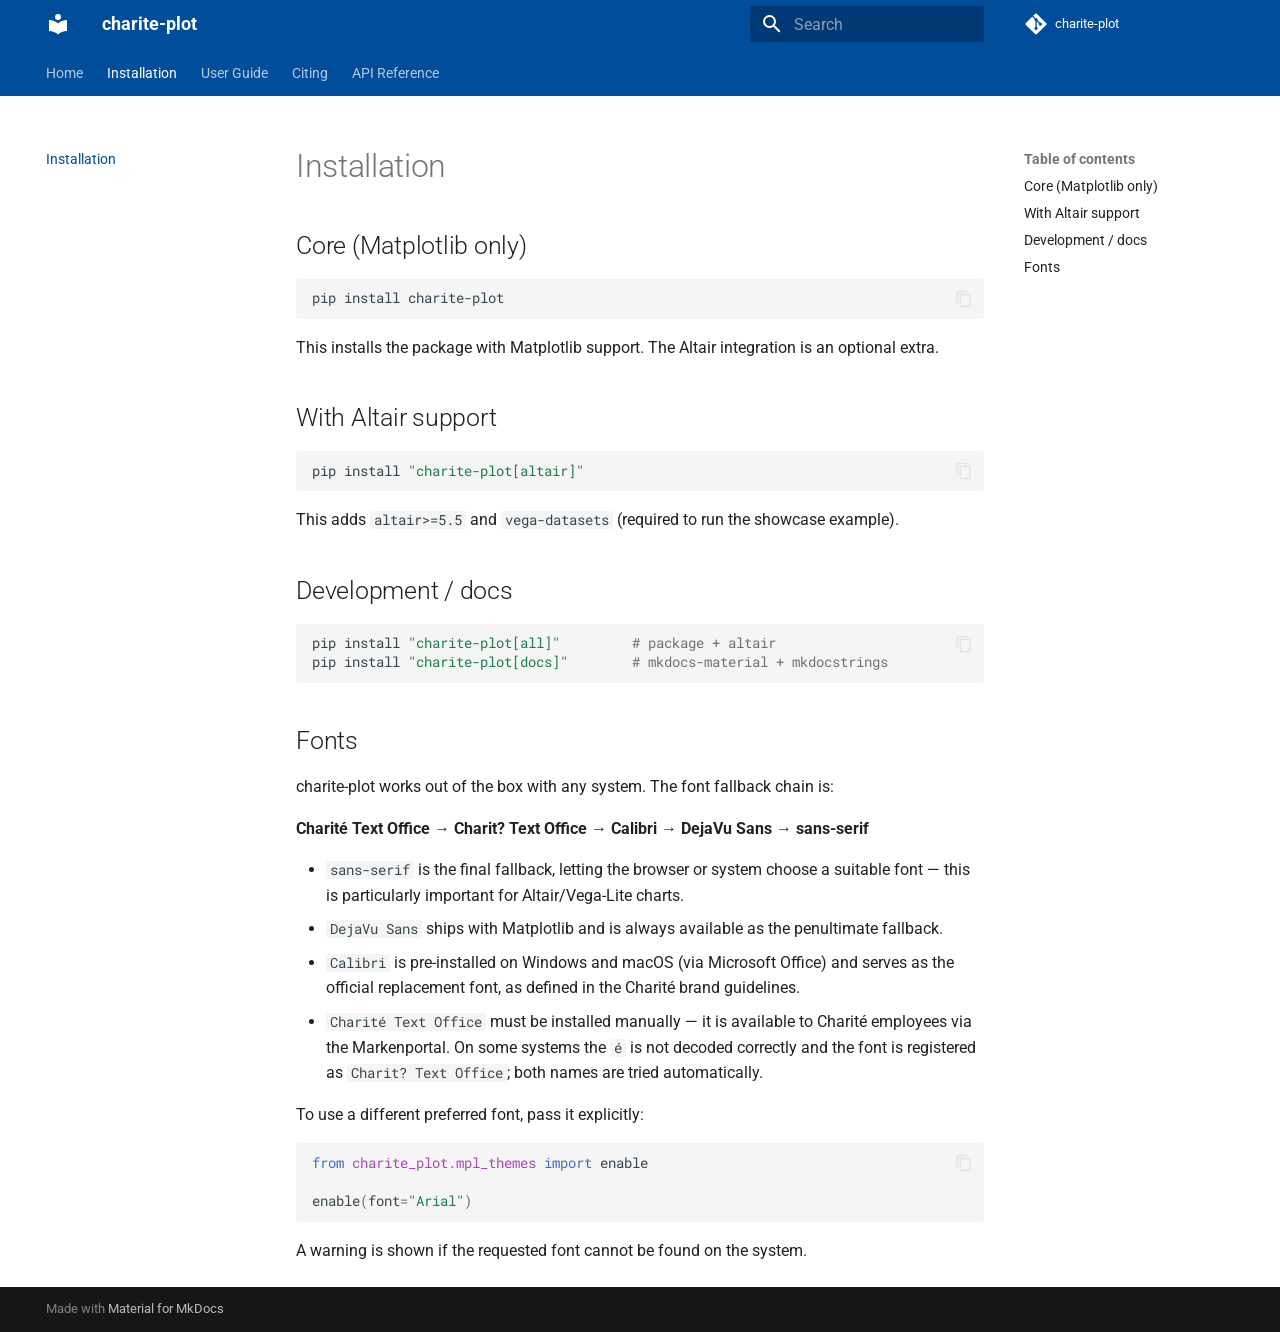
<file: installation/index.html>
<!doctype html>
<html lang="en" class="no-js">
  <head>
    
      <meta charset="utf-8">
      <meta name="viewport" content="width=device-width,initial-scale=1">
      
        <meta name="description" content="Matplotlib and Altair themes for Charité – Universitätsmedizin Berlin">
      
      
        <meta name="author" content="Pedram Ramezani">
      
      
      
        <link rel="prev" href="..">
      
      
        <link rel="next" href="../colors/">
      
      
        
      
      
      <link rel="icon" href="../assets/images/favicon.png">
      <meta name="generator" content="mkdocs-1.6.1, mkdocs-material-9.7.7">
    
    
      
        <title>Installation - charite-plot</title>
      
    
    
      <link rel="stylesheet" href="../assets/stylesheets/main.ec1eaa64.min.css">
      
        
        <link rel="stylesheet" href="../assets/stylesheets/palette.ab4e12ef.min.css">
      
      


    
    
      
    
    
      
        
        
        <link rel="preconnect" href="https://fonts.gstatic.com" crossorigin>
        <link rel="stylesheet" href="https://fonts.googleapis.com/css?family=Roboto:300,300i,400,400i,700,700i%7CRoboto+Mono:400,400i,700,700i&display=fallback">
        <style>:root{--md-text-font:"Roboto";--md-code-font:"Roboto Mono"}</style>
      
    
    
      <link rel="stylesheet" href="../assets/_mkdocstrings.css">
    
      <link rel="stylesheet" href="../stylesheets/extra.css">
    
    <script>__md_scope=new URL("..",location),__md_hash=e=>[...e].reduce(((e,_)=>(e<<5)-e+_.charCodeAt(0)),0),__md_get=(e,_=localStorage,t=__md_scope)=>JSON.parse(_.getItem(t.pathname+"."+e)),__md_set=(e,_,t=localStorage,a=__md_scope)=>{try{t.setItem(a.pathname+"."+e,JSON.stringify(_))}catch(e){}}</script>
    
      

    
    
  </head>
  
  
    
    
      
    
    
    
    
    <body dir="ltr" data-md-color-scheme="default" data-md-color-primary="custom" data-md-color-accent="custom">
  
    
    <input class="md-toggle" data-md-toggle="drawer" type="checkbox" id="__drawer" autocomplete="off">
    <input class="md-toggle" data-md-toggle="search" type="checkbox" id="__search" autocomplete="off">
    <label class="md-overlay" for="__drawer"></label>
    <div data-md-component="skip">
      
        
        <a href="#installation" class="md-skip">
          Skip to content
        </a>
      
    </div>
    <div data-md-component="announce">
      
    </div>
    
    
      

<header class="md-header" data-md-component="header">
  <nav class="md-header__inner md-grid" aria-label="Header">
    <a href=".." title="charite-plot" class="md-header__button md-logo" aria-label="charite-plot" data-md-component="logo">
      
  
  <svg xmlns="http://www.w3.org/2000/svg" viewBox="0 0 24 24"><path d="M12 8a3 3 0 0 0 3-3 3 3 0 0 0-3-3 3 3 0 0 0-3 3 3 3 0 0 0 3 3m0 3.54C9.64 9.35 6.5 8 3 8v11c3.5 0 6.64 1.35 9 3.54 2.36-2.19 5.5-3.54 9-3.54V8c-3.5 0-6.64 1.35-9 3.54"/></svg>

    </a>
    <label class="md-header__button md-icon" for="__drawer">
      
      <svg xmlns="http://www.w3.org/2000/svg" viewBox="0 0 24 24"><path d="M3 6h18v2H3zm0 5h18v2H3zm0 5h18v2H3z"/></svg>
    </label>
    <div class="md-header__title" data-md-component="header-title">
      <div class="md-header__ellipsis">
        <div class="md-header__topic">
          <span class="md-ellipsis">
            charite-plot
          </span>
        </div>
        <div class="md-header__topic" data-md-component="header-topic">
          <span class="md-ellipsis">
            
              Installation
            
          </span>
        </div>
      </div>
    </div>
    
      
        <form class="md-header__option" data-md-component="palette">
  
    
    
    
    <input class="md-option" data-md-color-media="" data-md-color-scheme="default" data-md-color-primary="custom" data-md-color-accent="custom"  aria-hidden="true"  type="radio" name="__palette" id="__palette_0">
    
  
</form>
      
    
    
      <script>var palette=__md_get("__palette");if(palette&&palette.color){if("(prefers-color-scheme)"===palette.color.media){var media=matchMedia("(prefers-color-scheme: light)"),input=document.querySelector(media.matches?"[data-md-color-media='(prefers-color-scheme: light)']":"[data-md-color-media='(prefers-color-scheme: dark)']");palette.color.media=input.getAttribute("data-md-color-media"),palette.color.scheme=input.getAttribute("data-md-color-scheme"),palette.color.primary=input.getAttribute("data-md-color-primary"),palette.color.accent=input.getAttribute("data-md-color-accent")}for(var[key,value]of Object.entries(palette.color))document.body.setAttribute("data-md-color-"+key,value)}</script>
    
    
    
      
      
        <label class="md-header__button md-icon" for="__search">
          
          <svg xmlns="http://www.w3.org/2000/svg" viewBox="0 0 24 24"><path d="M9.5 3A6.5 6.5 0 0 1 16 9.5c0 1.61-.59 3.09-1.56 4.23l.27.27h.79l5 5-1.5 1.5-5-5v-.79l-.27-.27A6.52 6.52 0 0 1 9.5 16 6.5 6.5 0 0 1 3 9.5 6.5 6.5 0 0 1 9.5 3m0 2C7 5 5 7 5 9.5S7 14 9.5 14 14 12 14 9.5 12 5 9.5 5"/></svg>
        </label>
        <div class="md-search" data-md-component="search" role="dialog">
  <label class="md-search__overlay" for="__search"></label>
  <div class="md-search__inner" role="search">
    <form class="md-search__form" name="search">
      <input type="text" class="md-search__input" name="query" aria-label="Search" placeholder="Search" autocapitalize="off" autocorrect="off" autocomplete="off" spellcheck="false" data-md-component="search-query" required>
      <label class="md-search__icon md-icon" for="__search">
        
        <svg xmlns="http://www.w3.org/2000/svg" viewBox="0 0 24 24"><path d="M9.5 3A6.5 6.5 0 0 1 16 9.5c0 1.61-.59 3.09-1.56 4.23l.27.27h.79l5 5-1.5 1.5-5-5v-.79l-.27-.27A6.52 6.52 0 0 1 9.5 16 6.5 6.5 0 0 1 3 9.5 6.5 6.5 0 0 1 9.5 3m0 2C7 5 5 7 5 9.5S7 14 9.5 14 14 12 14 9.5 12 5 9.5 5"/></svg>
        
        <svg xmlns="http://www.w3.org/2000/svg" viewBox="0 0 24 24"><path d="M20 11v2H8l5.5 5.5-1.42 1.42L4.16 12l7.92-7.92L13.5 5.5 8 11z"/></svg>
      </label>
      <nav class="md-search__options" aria-label="Search">
        
        <button type="reset" class="md-search__icon md-icon" title="Clear" aria-label="Clear" tabindex="-1">
          
          <svg xmlns="http://www.w3.org/2000/svg" viewBox="0 0 24 24"><path d="M19 6.41 17.59 5 12 10.59 6.41 5 5 6.41 10.59 12 5 17.59 6.41 19 12 13.41 17.59 19 19 17.59 13.41 12z"/></svg>
        </button>
      </nav>
      
    </form>
    <div class="md-search__output">
      <div class="md-search__scrollwrap" tabindex="0" data-md-scrollfix>
        <div class="md-search-result" data-md-component="search-result">
          <div class="md-search-result__meta">
            Initializing search
          </div>
          <ol class="md-search-result__list" role="presentation"></ol>
        </div>
      </div>
    </div>
  </div>
</div>
      
    
    
      <div class="md-header__source">
        <a href="https://github.com/pedramezani/charite-plot" title="Go to repository" class="md-source" data-md-component="source">
  <div class="md-source__icon md-icon">
    
    <svg xmlns="http://www.w3.org/2000/svg" viewBox="0 0 448 512"><!--! Font Awesome Free 7.1.0 by @fontawesome - https://fontawesome.com License - https://fontawesome.com/license/free (Icons: CC BY 4.0, Fonts: SIL OFL 1.1, Code: MIT License) Copyright 2025 Fonticons, Inc.--><path d="M439.6 236.1 244 40.5c-5.4-5.5-12.8-8.5-20.4-8.5s-15 3-20.4 8.4L162.5 81l51.5 51.5c27.1-9.1 52.7 16.8 43.4 43.7l49.7 49.7c34.2-11.8 61.2 31 35.5 56.7-26.5 26.5-70.2-2.9-56-37.3L240.3 199v121.9c25.3 12.5 22.3 41.8 9.1 55-6.4 6.4-15.2 10.1-24.3 10.1s-17.8-3.6-24.3-10.1c-17.6-17.6-11.1-46.9 11.2-56v-123c-20.8-8.5-24.6-30.7-18.6-45L142.6 101 8.5 235.1C3 240.6 0 247.9 0 255.5s3 15 8.5 20.4l195.6 195.7c5.4 5.4 12.7 8.4 20.4 8.4s15-3 20.4-8.4l194.7-194.7c5.4-5.4 8.4-12.8 8.4-20.4s-3-15-8.4-20.4"/></svg>
  </div>
  <div class="md-source__repository">
    charite-plot
  </div>
</a>
      </div>
    
  </nav>
  
</header>
    
    <div class="md-container" data-md-component="container">
      
      
        
          
            
<nav class="md-tabs" aria-label="Tabs" data-md-component="tabs">
  <div class="md-grid">
    <ul class="md-tabs__list">
      
        
  
  
  
  
    <li class="md-tabs__item">
      <a href=".." class="md-tabs__link">
        
  
  
    
  
  Home

      </a>
    </li>
  

      
        
  
  
  
    
  
  
    <li class="md-tabs__item md-tabs__item--active">
      <a href="./" class="md-tabs__link">
        
  
  
    
  
  Installation

      </a>
    </li>
  

      
        
  
  
  
  
    
    
      <li class="md-tabs__item">
        <a href="../colors/" class="md-tabs__link">
          
  
  
  User Guide

        </a>
      </li>
    
  

      
        
  
  
  
  
    <li class="md-tabs__item">
      <a href="../citing/" class="md-tabs__link">
        
  
  
    
  
  Citing

      </a>
    </li>
  

      
        
  
  
  
  
    
    
      <li class="md-tabs__item">
        <a href="../api/colors/" class="md-tabs__link">
          
  
  
  API Reference

        </a>
      </li>
    
  

      
    </ul>
  </div>
</nav>
          
        
      
      <main class="md-main" data-md-component="main">
        <div class="md-main__inner md-grid">
          
            
              
              <div class="md-sidebar md-sidebar--primary" data-md-component="sidebar" data-md-type="navigation" >
                <div class="md-sidebar__scrollwrap">
                  <div class="md-sidebar__inner">
                    


  


<nav class="md-nav md-nav--primary md-nav--lifted" aria-label="Navigation" data-md-level="0">
  <label class="md-nav__title" for="__drawer">
    <a href=".." title="charite-plot" class="md-nav__button md-logo" aria-label="charite-plot" data-md-component="logo">
      
  
  <svg xmlns="http://www.w3.org/2000/svg" viewBox="0 0 24 24"><path d="M12 8a3 3 0 0 0 3-3 3 3 0 0 0-3-3 3 3 0 0 0-3 3 3 3 0 0 0 3 3m0 3.54C9.64 9.35 6.5 8 3 8v11c3.5 0 6.64 1.35 9 3.54 2.36-2.19 5.5-3.54 9-3.54V8c-3.5 0-6.64 1.35-9 3.54"/></svg>

    </a>
    charite-plot
  </label>
  
    <div class="md-nav__source">
      <a href="https://github.com/pedramezani/charite-plot" title="Go to repository" class="md-source" data-md-component="source">
  <div class="md-source__icon md-icon">
    
    <svg xmlns="http://www.w3.org/2000/svg" viewBox="0 0 448 512"><!--! Font Awesome Free 7.1.0 by @fontawesome - https://fontawesome.com License - https://fontawesome.com/license/free (Icons: CC BY 4.0, Fonts: SIL OFL 1.1, Code: MIT License) Copyright 2025 Fonticons, Inc.--><path d="M439.6 236.1 244 40.5c-5.4-5.5-12.8-8.5-20.4-8.5s-15 3-20.4 8.4L162.5 81l51.5 51.5c27.1-9.1 52.7 16.8 43.4 43.7l49.7 49.7c34.2-11.8 61.2 31 35.5 56.7-26.5 26.5-70.2-2.9-56-37.3L240.3 199v121.9c25.3 12.5 22.3 41.8 9.1 55-6.4 6.4-15.2 10.1-24.3 10.1s-17.8-3.6-24.3-10.1c-17.6-17.6-11.1-46.9 11.2-56v-123c-20.8-8.5-24.6-30.7-18.6-45L142.6 101 8.5 235.1C3 240.6 0 247.9 0 255.5s3 15 8.5 20.4l195.6 195.7c5.4 5.4 12.7 8.4 20.4 8.4s15-3 20.4-8.4l194.7-194.7c5.4-5.4 8.4-12.8 8.4-20.4s-3-15-8.4-20.4"/></svg>
  </div>
  <div class="md-source__repository">
    charite-plot
  </div>
</a>
    </div>
  
  <ul class="md-nav__list" data-md-scrollfix>
    
      
      
  
  
  
  
    <li class="md-nav__item">
      <a href=".." class="md-nav__link">
        
  
  
  <span class="md-ellipsis">
    
  
    Home
  

    
  </span>
  
  

      </a>
    </li>
  

    
      
      
  
  
    
  
  
  
    <li class="md-nav__item md-nav__item--active">
      
      <input class="md-nav__toggle md-toggle" type="checkbox" id="__toc">
      
      
        
      
      
        <label class="md-nav__link md-nav__link--active" for="__toc">
          
  
  
  <span class="md-ellipsis">
    
  
    Installation
  

    
  </span>
  
  

          <span class="md-nav__icon md-icon"></span>
        </label>
      
      <a href="./" class="md-nav__link md-nav__link--active">
        
  
  
  <span class="md-ellipsis">
    
  
    Installation
  

    
  </span>
  
  

      </a>
      
        

<nav class="md-nav md-nav--secondary" aria-label="Table of contents">
  
  
  
    
  
  
    <label class="md-nav__title" for="__toc">
      <span class="md-nav__icon md-icon"></span>
      Table of contents
    </label>
    <ul class="md-nav__list" data-md-component="toc" data-md-scrollfix>
      
        <li class="md-nav__item">
  <a href="#core-matplotlib-only" class="md-nav__link">
    <span class="md-ellipsis">
      
        Core (Matplotlib only)
      
    </span>
  </a>
  
</li>
      
        <li class="md-nav__item">
  <a href="#with-altair-support" class="md-nav__link">
    <span class="md-ellipsis">
      
        With Altair support
      
    </span>
  </a>
  
</li>
      
        <li class="md-nav__item">
  <a href="#development-docs" class="md-nav__link">
    <span class="md-ellipsis">
      
        Development / docs
      
    </span>
  </a>
  
</li>
      
        <li class="md-nav__item">
  <a href="#fonts" class="md-nav__link">
    <span class="md-ellipsis">
      
        Fonts
      
    </span>
  </a>
  
</li>
      
    </ul>
  
</nav>
      
    </li>
  

    
      
      
  
  
  
  
    
    
    
    
      
      
        
      
    
    
    <li class="md-nav__item md-nav__item--nested">
      
        
        
        <input class="md-nav__toggle md-toggle " type="checkbox" id="__nav_3" >
        
          
          <label class="md-nav__link" for="__nav_3" id="__nav_3_label" tabindex="0">
            
  
  
  <span class="md-ellipsis">
    
  
    User Guide
  

    
  </span>
  
  

            <span class="md-nav__icon md-icon"></span>
          </label>
        
        <nav class="md-nav" data-md-level="1" aria-labelledby="__nav_3_label" aria-expanded="false">
          <label class="md-nav__title" for="__nav_3">
            <span class="md-nav__icon md-icon"></span>
            
  
    User Guide
  

          </label>
          <ul class="md-nav__list" data-md-scrollfix>
            
              
                
  
  
  
  
    <li class="md-nav__item">
      <a href="../colors/" class="md-nav__link">
        
  
  
  <span class="md-ellipsis">
    
  
    Colors
  

    
  </span>
  
  

      </a>
    </li>
  

              
            
              
                
  
  
  
  
    <li class="md-nav__item">
      <a href="../palettes/" class="md-nav__link">
        
  
  
  <span class="md-ellipsis">
    
  
    Palettes
  

    
  </span>
  
  

      </a>
    </li>
  

              
            
              
                
  
  
  
  
    <li class="md-nav__item">
      <a href="../matplotlib/" class="md-nav__link">
        
  
  
  <span class="md-ellipsis">
    
  
    Matplotlib
  

    
  </span>
  
  

      </a>
    </li>
  

              
            
              
                
  
  
  
  
    <li class="md-nav__item">
      <a href="../altair/" class="md-nav__link">
        
  
  
  <span class="md-ellipsis">
    
  
    Altair
  

    
  </span>
  
  

      </a>
    </li>
  

              
            
          </ul>
        </nav>
      
    </li>
  

    
      
      
  
  
  
  
    <li class="md-nav__item">
      <a href="../citing/" class="md-nav__link">
        
  
  
  <span class="md-ellipsis">
    
  
    Citing
  

    
  </span>
  
  

      </a>
    </li>
  

    
      
      
  
  
  
  
    
    
    
    
      
      
        
      
    
    
    <li class="md-nav__item md-nav__item--nested">
      
        
        
        <input class="md-nav__toggle md-toggle " type="checkbox" id="__nav_5" >
        
          
          <label class="md-nav__link" for="__nav_5" id="__nav_5_label" tabindex="0">
            
  
  
  <span class="md-ellipsis">
    
  
    API Reference
  

    
  </span>
  
  

            <span class="md-nav__icon md-icon"></span>
          </label>
        
        <nav class="md-nav" data-md-level="1" aria-labelledby="__nav_5_label" aria-expanded="false">
          <label class="md-nav__title" for="__nav_5">
            <span class="md-nav__icon md-icon"></span>
            
  
    API Reference
  

          </label>
          <ul class="md-nav__list" data-md-scrollfix>
            
              
                
  
  
  
  
    <li class="md-nav__item">
      <a href="../api/colors/" class="md-nav__link">
        
  
  
  <span class="md-ellipsis">
    
  
    colors
  

    
  </span>
  
  

      </a>
    </li>
  

              
            
              
                
  
  
  
  
    <li class="md-nav__item">
      <a href="../api/palettes/" class="md-nav__link">
        
  
  
  <span class="md-ellipsis">
    
  
    palettes
  

    
  </span>
  
  

      </a>
    </li>
  

              
            
              
                
  
  
  
  
    <li class="md-nav__item">
      <a href="../api/mpl_themes/" class="md-nav__link">
        
  
  
  <span class="md-ellipsis">
    
  
    mpl_themes
  

    
  </span>
  
  

      </a>
    </li>
  

              
            
              
                
  
  
  
  
    <li class="md-nav__item">
      <a href="../api/altair_themes/" class="md-nav__link">
        
  
  
  <span class="md-ellipsis">
    
  
    altair_themes
  

    
  </span>
  
  

      </a>
    </li>
  

              
            
              
                
  
  
  
  
    <li class="md-nav__item">
      <a href="../api/fonts/" class="md-nav__link">
        
  
  
  <span class="md-ellipsis">
    
  
    fonts
  

    
  </span>
  
  

      </a>
    </li>
  

              
            
          </ul>
        </nav>
      
    </li>
  

    
  </ul>
</nav>
                  </div>
                </div>
              </div>
            
            
              
              <div class="md-sidebar md-sidebar--secondary" data-md-component="sidebar" data-md-type="toc" >
                <div class="md-sidebar__scrollwrap">
                  <div class="md-sidebar__inner">
                    

<nav class="md-nav md-nav--secondary" aria-label="Table of contents">
  
  
  
    
  
  
    <label class="md-nav__title" for="__toc">
      <span class="md-nav__icon md-icon"></span>
      Table of contents
    </label>
    <ul class="md-nav__list" data-md-component="toc" data-md-scrollfix>
      
        <li class="md-nav__item">
  <a href="#core-matplotlib-only" class="md-nav__link">
    <span class="md-ellipsis">
      
        Core (Matplotlib only)
      
    </span>
  </a>
  
</li>
      
        <li class="md-nav__item">
  <a href="#with-altair-support" class="md-nav__link">
    <span class="md-ellipsis">
      
        With Altair support
      
    </span>
  </a>
  
</li>
      
        <li class="md-nav__item">
  <a href="#development-docs" class="md-nav__link">
    <span class="md-ellipsis">
      
        Development / docs
      
    </span>
  </a>
  
</li>
      
        <li class="md-nav__item">
  <a href="#fonts" class="md-nav__link">
    <span class="md-ellipsis">
      
        Fonts
      
    </span>
  </a>
  
</li>
      
    </ul>
  
</nav>
                  </div>
                </div>
              </div>
            
          
          
            <div class="md-content" data-md-component="content">
              
              <article class="md-content__inner md-typeset">
                
                  


  
  


<h1 id="installation">Installation</h1>
<h2 id="core-matplotlib-only">Core (Matplotlib only)</h2>
<div class="language-bash highlight"><pre><span></span><code><span id="__span-0-1"><a id="__codelineno-0-1" name="__codelineno-0-1" href="#__codelineno-0-1"></a>pip<span class="w"> </span>install<span class="w"> </span>charite-plot
</span></code></pre></div>
<p>This installs the package with Matplotlib support. The Altair integration is an optional extra.</p>
<h2 id="with-altair-support">With Altair support</h2>
<div class="language-bash highlight"><pre><span></span><code><span id="__span-1-1"><a id="__codelineno-1-1" name="__codelineno-1-1" href="#__codelineno-1-1"></a>pip<span class="w"> </span>install<span class="w"> </span><span class="s2">&quot;charite-plot[altair]&quot;</span>
</span></code></pre></div>
<p>This adds <code>altair&gt;=5.5</code> and <code>vega-datasets</code> (required to run the showcase example).</p>
<h2 id="development-docs">Development / docs</h2>
<div class="language-bash highlight"><pre><span></span><code><span id="__span-2-1"><a id="__codelineno-2-1" name="__codelineno-2-1" href="#__codelineno-2-1"></a>pip<span class="w"> </span>install<span class="w"> </span><span class="s2">&quot;charite-plot[all]&quot;</span><span class="w">         </span><span class="c1"># package + altair</span>
</span><span id="__span-2-2"><a id="__codelineno-2-2" name="__codelineno-2-2" href="#__codelineno-2-2"></a>pip<span class="w"> </span>install<span class="w"> </span><span class="s2">&quot;charite-plot[docs]&quot;</span><span class="w">        </span><span class="c1"># mkdocs-material + mkdocstrings</span>
</span></code></pre></div>
<h2 id="fonts">Fonts</h2>
<p>charite-plot works out of the box with any system. The font fallback chain is:</p>
<p><strong>Charité Text Office → Charit? Text Office → Calibri → DejaVu Sans → sans-serif</strong></p>
<ul>
<li><code>sans-serif</code> is the final fallback, letting the browser or system choose a suitable font — this is particularly important for Altair/Vega-Lite charts.</li>
<li><code>DejaVu Sans</code> ships with Matplotlib and is always available as the penultimate fallback.</li>
<li><code>Calibri</code> is pre-installed on Windows and macOS (via Microsoft Office) and serves as the official replacement font, as defined in the Charité brand guidelines.</li>
<li><code>Charité Text Office</code> must be installed manually — it is available to Charité employees via the Markenportal. On some systems the <code>é</code> is not decoded correctly and the font is registered as <code>Charit? Text Office</code>; both names are tried automatically.</li>
</ul>
<p>To use a different preferred font, pass it explicitly:</p>
<div class="language-python highlight"><pre><span></span><code><span id="__span-3-1"><a id="__codelineno-3-1" name="__codelineno-3-1" href="#__codelineno-3-1"></a><span class="kn">from</span><span class="w"> </span><span class="nn">charite_plot.mpl_themes</span><span class="w"> </span><span class="kn">import</span> <span class="n">enable</span>
</span><span id="__span-3-2"><a id="__codelineno-3-2" name="__codelineno-3-2" href="#__codelineno-3-2"></a>
</span><span id="__span-3-3"><a id="__codelineno-3-3" name="__codelineno-3-3" href="#__codelineno-3-3"></a><span class="n">enable</span><span class="p">(</span><span class="n">font</span><span class="o">=</span><span class="s2">&quot;Arial&quot;</span><span class="p">)</span>
</span></code></pre></div>
<p>A warning is shown if the requested font cannot be found on the system.</p>












                
              </article>
            </div>
          
          
<script>var target=document.getElementById(location.hash.slice(1));target&&target.name&&(target.checked=target.name.startsWith("__tabbed_"))</script>
        </div>
        
          <button type="button" class="md-top md-icon" data-md-component="top" hidden>
  
  <svg xmlns="http://www.w3.org/2000/svg" viewBox="0 0 24 24"><path d="M13 20h-2V8l-5.5 5.5-1.42-1.42L12 4.16l7.92 7.92-1.42 1.42L13 8z"/></svg>
  Back to top
</button>
        
      </main>
      
        <footer class="md-footer">
  
  <div class="md-footer-meta md-typeset">
    <div class="md-footer-meta__inner md-grid">
      <div class="md-copyright">
  
  
    Made with
    <a href="https://squidfunk.github.io/mkdocs-material/" target="_blank" rel="noopener">
      Material for MkDocs
    </a>
  
</div>
      
    </div>
  </div>
</footer>
      
    </div>
    <div class="md-dialog" data-md-component="dialog">
      <div class="md-dialog__inner md-typeset"></div>
    </div>
    
    
    
      
      
      <script id="__config" type="application/json">{"annotate": null, "base": "..", "features": ["navigation.tabs", "navigation.sections", "navigation.top", "toc.follow", "content.code.copy", "content.code.annotate"], "search": "../assets/javascripts/workers/search.2c215733.min.js", "tags": null, "translations": {"clipboard.copied": "Copied to clipboard", "clipboard.copy": "Copy to clipboard", "search.result.more.one": "1 more on this page", "search.result.more.other": "# more on this page", "search.result.none": "No matching documents", "search.result.one": "1 matching document", "search.result.other": "# matching documents", "search.result.placeholder": "Type to start searching", "search.result.term.missing": "Missing", "select.version": "Select version"}, "version": null}</script>
    
    
      <script src="../assets/javascripts/bundle.d7400e89.min.js"></script>
      
    
  </body>
</html>
</file>
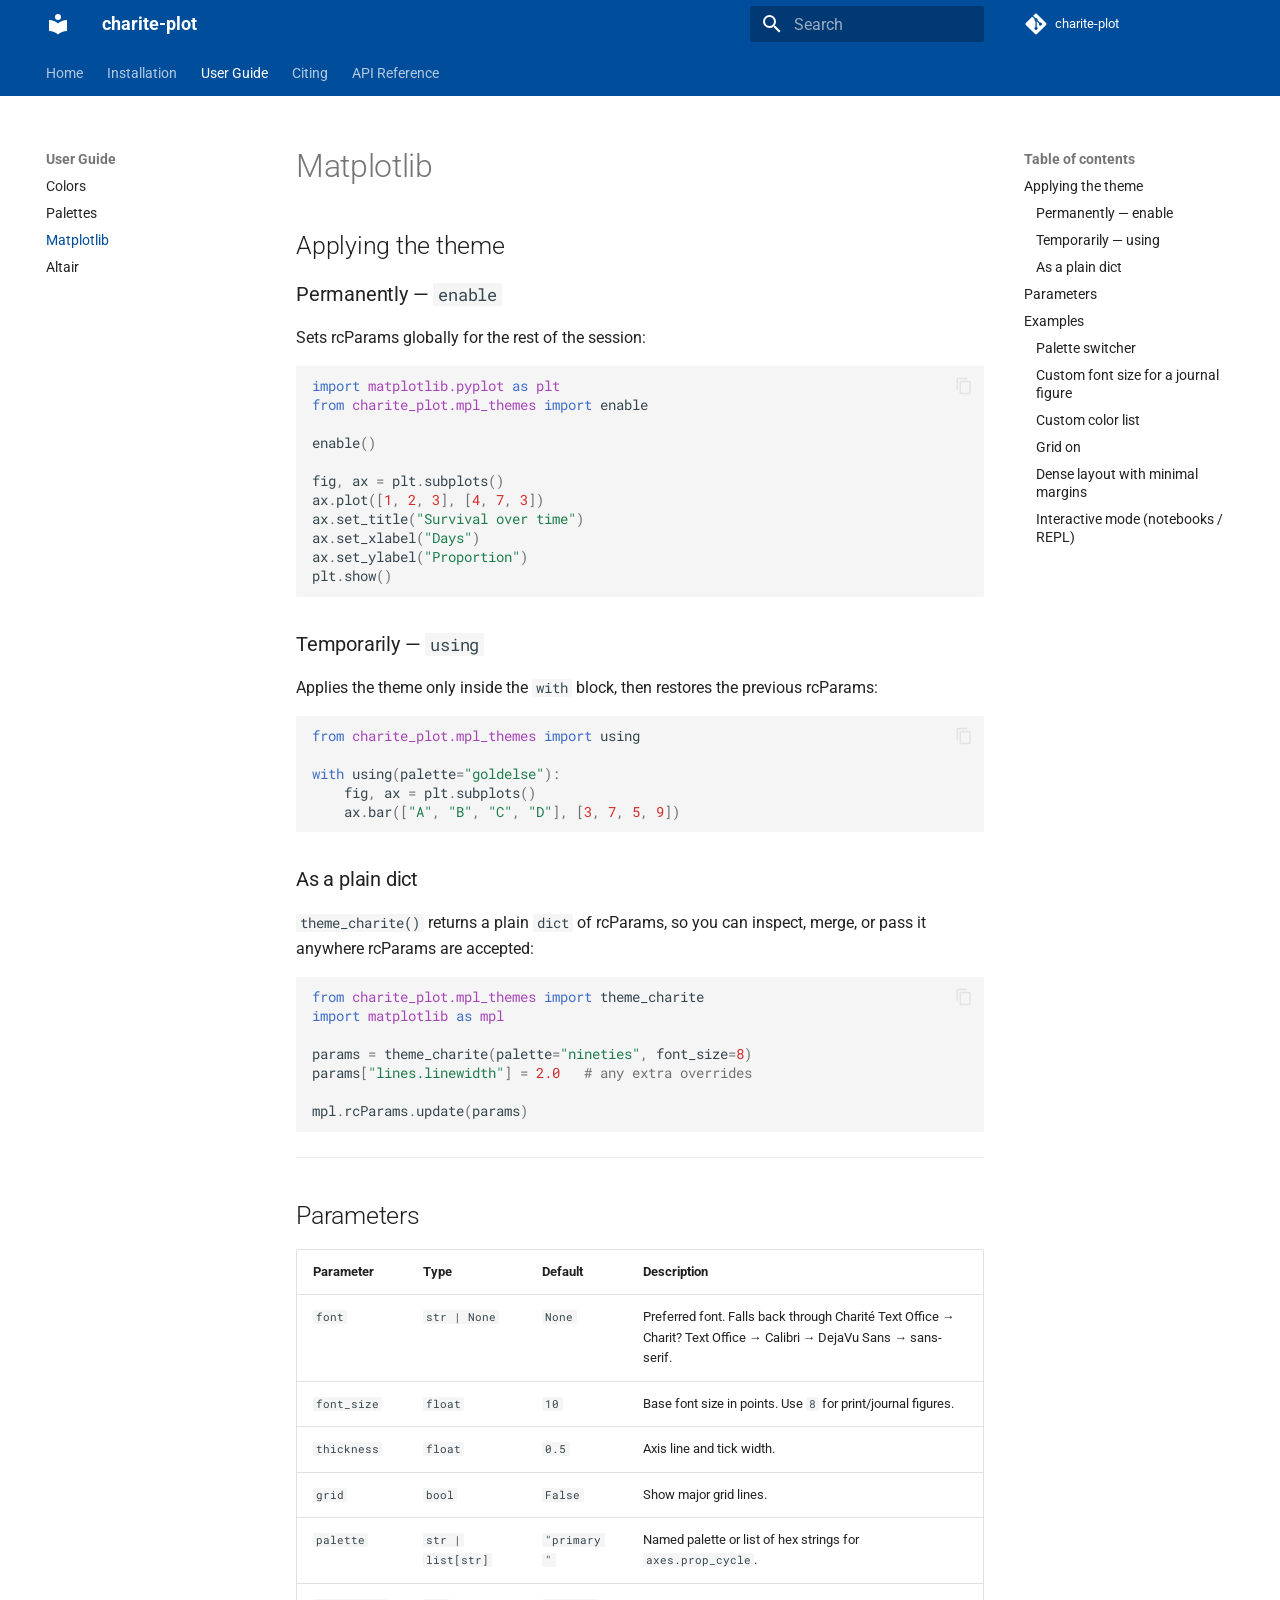
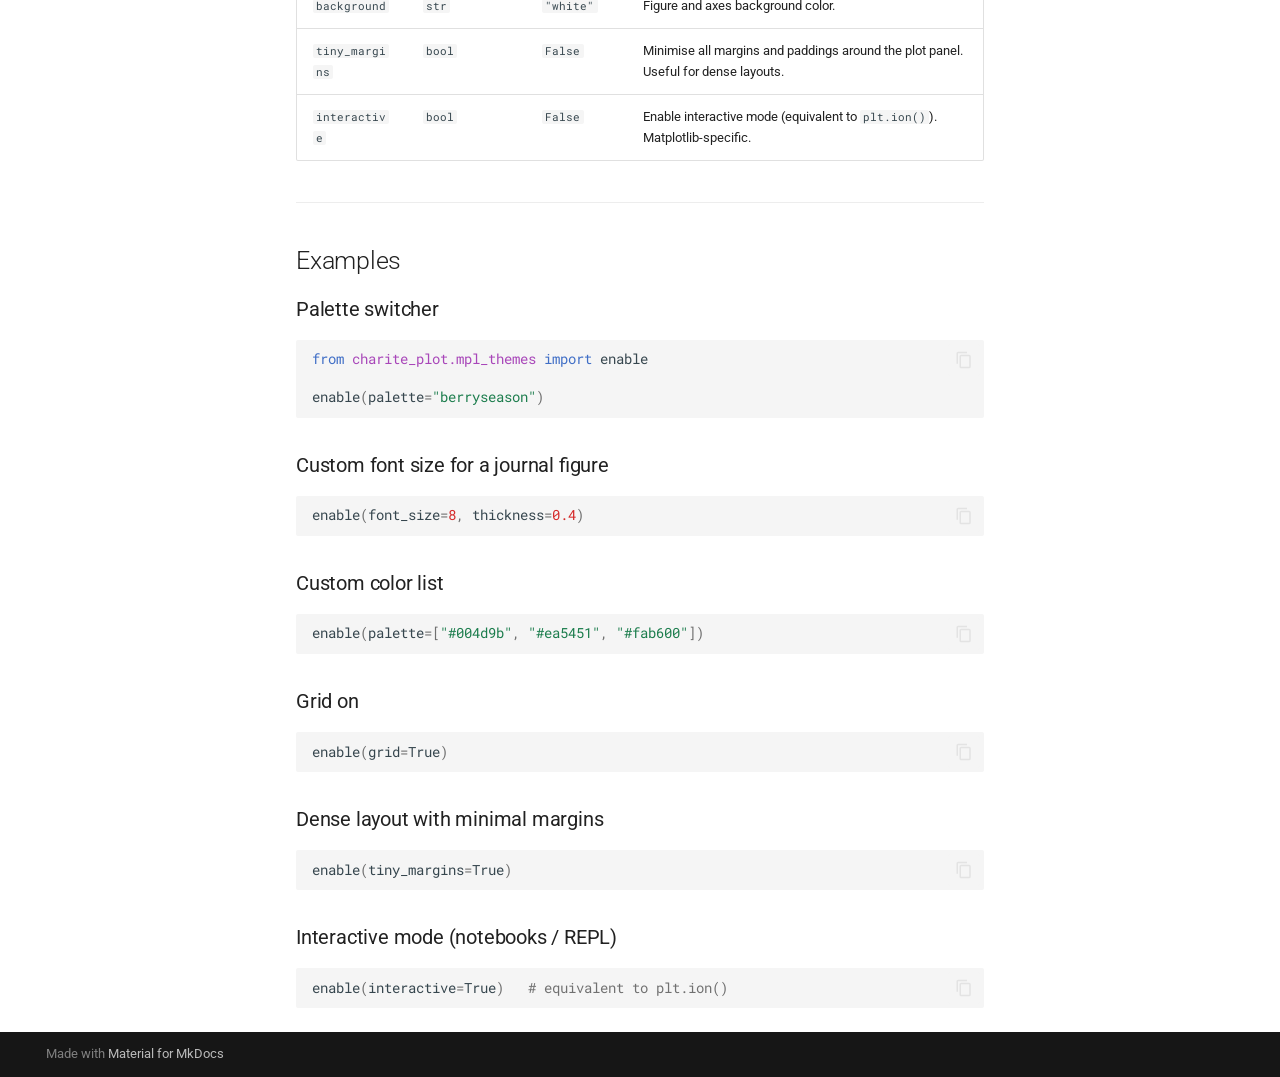
<file: matplotlib/index.html>
<!doctype html>
<html lang="en" class="no-js">
  <head>
    
      <meta charset="utf-8">
      <meta name="viewport" content="width=device-width,initial-scale=1">
      
        <meta name="description" content="Matplotlib and Altair themes for Charité – Universitätsmedizin Berlin">
      
      
        <meta name="author" content="Pedram Ramezani">
      
      
      
        <link rel="prev" href="../palettes/">
      
      
        <link rel="next" href="../altair/">
      
      
        
      
      
      <link rel="icon" href="../assets/images/favicon.png">
      <meta name="generator" content="mkdocs-1.6.1, mkdocs-material-9.7.7">
    
    
      
        <title>Matplotlib - charite-plot</title>
      
    
    
      <link rel="stylesheet" href="../assets/stylesheets/main.ec1eaa64.min.css">
      
        
        <link rel="stylesheet" href="../assets/stylesheets/palette.ab4e12ef.min.css">
      
      


    
    
      
    
    
      
        
        
        <link rel="preconnect" href="https://fonts.gstatic.com" crossorigin>
        <link rel="stylesheet" href="https://fonts.googleapis.com/css?family=Roboto:300,300i,400,400i,700,700i%7CRoboto+Mono:400,400i,700,700i&display=fallback">
        <style>:root{--md-text-font:"Roboto";--md-code-font:"Roboto Mono"}</style>
      
    
    
      <link rel="stylesheet" href="../assets/_mkdocstrings.css">
    
      <link rel="stylesheet" href="../stylesheets/extra.css">
    
    <script>__md_scope=new URL("..",location),__md_hash=e=>[...e].reduce(((e,_)=>(e<<5)-e+_.charCodeAt(0)),0),__md_get=(e,_=localStorage,t=__md_scope)=>JSON.parse(_.getItem(t.pathname+"."+e)),__md_set=(e,_,t=localStorage,a=__md_scope)=>{try{t.setItem(a.pathname+"."+e,JSON.stringify(_))}catch(e){}}</script>
    
      

    
    
  </head>
  
  
    
    
      
    
    
    
    
    <body dir="ltr" data-md-color-scheme="default" data-md-color-primary="custom" data-md-color-accent="custom">
  
    
    <input class="md-toggle" data-md-toggle="drawer" type="checkbox" id="__drawer" autocomplete="off">
    <input class="md-toggle" data-md-toggle="search" type="checkbox" id="__search" autocomplete="off">
    <label class="md-overlay" for="__drawer"></label>
    <div data-md-component="skip">
      
        
        <a href="#matplotlib" class="md-skip">
          Skip to content
        </a>
      
    </div>
    <div data-md-component="announce">
      
    </div>
    
    
      

<header class="md-header" data-md-component="header">
  <nav class="md-header__inner md-grid" aria-label="Header">
    <a href=".." title="charite-plot" class="md-header__button md-logo" aria-label="charite-plot" data-md-component="logo">
      
  
  <svg xmlns="http://www.w3.org/2000/svg" viewBox="0 0 24 24"><path d="M12 8a3 3 0 0 0 3-3 3 3 0 0 0-3-3 3 3 0 0 0-3 3 3 3 0 0 0 3 3m0 3.54C9.64 9.35 6.5 8 3 8v11c3.5 0 6.64 1.35 9 3.54 2.36-2.19 5.5-3.54 9-3.54V8c-3.5 0-6.64 1.35-9 3.54"/></svg>

    </a>
    <label class="md-header__button md-icon" for="__drawer">
      
      <svg xmlns="http://www.w3.org/2000/svg" viewBox="0 0 24 24"><path d="M3 6h18v2H3zm0 5h18v2H3zm0 5h18v2H3z"/></svg>
    </label>
    <div class="md-header__title" data-md-component="header-title">
      <div class="md-header__ellipsis">
        <div class="md-header__topic">
          <span class="md-ellipsis">
            charite-plot
          </span>
        </div>
        <div class="md-header__topic" data-md-component="header-topic">
          <span class="md-ellipsis">
            
              Matplotlib
            
          </span>
        </div>
      </div>
    </div>
    
      
        <form class="md-header__option" data-md-component="palette">
  
    
    
    
    <input class="md-option" data-md-color-media="" data-md-color-scheme="default" data-md-color-primary="custom" data-md-color-accent="custom"  aria-hidden="true"  type="radio" name="__palette" id="__palette_0">
    
  
</form>
      
    
    
      <script>var palette=__md_get("__palette");if(palette&&palette.color){if("(prefers-color-scheme)"===palette.color.media){var media=matchMedia("(prefers-color-scheme: light)"),input=document.querySelector(media.matches?"[data-md-color-media='(prefers-color-scheme: light)']":"[data-md-color-media='(prefers-color-scheme: dark)']");palette.color.media=input.getAttribute("data-md-color-media"),palette.color.scheme=input.getAttribute("data-md-color-scheme"),palette.color.primary=input.getAttribute("data-md-color-primary"),palette.color.accent=input.getAttribute("data-md-color-accent")}for(var[key,value]of Object.entries(palette.color))document.body.setAttribute("data-md-color-"+key,value)}</script>
    
    
    
      
      
        <label class="md-header__button md-icon" for="__search">
          
          <svg xmlns="http://www.w3.org/2000/svg" viewBox="0 0 24 24"><path d="M9.5 3A6.5 6.5 0 0 1 16 9.5c0 1.61-.59 3.09-1.56 4.23l.27.27h.79l5 5-1.5 1.5-5-5v-.79l-.27-.27A6.52 6.52 0 0 1 9.5 16 6.5 6.5 0 0 1 3 9.5 6.5 6.5 0 0 1 9.5 3m0 2C7 5 5 7 5 9.5S7 14 9.5 14 14 12 14 9.5 12 5 9.5 5"/></svg>
        </label>
        <div class="md-search" data-md-component="search" role="dialog">
  <label class="md-search__overlay" for="__search"></label>
  <div class="md-search__inner" role="search">
    <form class="md-search__form" name="search">
      <input type="text" class="md-search__input" name="query" aria-label="Search" placeholder="Search" autocapitalize="off" autocorrect="off" autocomplete="off" spellcheck="false" data-md-component="search-query" required>
      <label class="md-search__icon md-icon" for="__search">
        
        <svg xmlns="http://www.w3.org/2000/svg" viewBox="0 0 24 24"><path d="M9.5 3A6.5 6.5 0 0 1 16 9.5c0 1.61-.59 3.09-1.56 4.23l.27.27h.79l5 5-1.5 1.5-5-5v-.79l-.27-.27A6.52 6.52 0 0 1 9.5 16 6.5 6.5 0 0 1 3 9.5 6.5 6.5 0 0 1 9.5 3m0 2C7 5 5 7 5 9.5S7 14 9.5 14 14 12 14 9.5 12 5 9.5 5"/></svg>
        
        <svg xmlns="http://www.w3.org/2000/svg" viewBox="0 0 24 24"><path d="M20 11v2H8l5.5 5.5-1.42 1.42L4.16 12l7.92-7.92L13.5 5.5 8 11z"/></svg>
      </label>
      <nav class="md-search__options" aria-label="Search">
        
        <button type="reset" class="md-search__icon md-icon" title="Clear" aria-label="Clear" tabindex="-1">
          
          <svg xmlns="http://www.w3.org/2000/svg" viewBox="0 0 24 24"><path d="M19 6.41 17.59 5 12 10.59 6.41 5 5 6.41 10.59 12 5 17.59 6.41 19 12 13.41 17.59 19 19 17.59 13.41 12z"/></svg>
        </button>
      </nav>
      
    </form>
    <div class="md-search__output">
      <div class="md-search__scrollwrap" tabindex="0" data-md-scrollfix>
        <div class="md-search-result" data-md-component="search-result">
          <div class="md-search-result__meta">
            Initializing search
          </div>
          <ol class="md-search-result__list" role="presentation"></ol>
        </div>
      </div>
    </div>
  </div>
</div>
      
    
    
      <div class="md-header__source">
        <a href="https://github.com/pedramezani/charite-plot" title="Go to repository" class="md-source" data-md-component="source">
  <div class="md-source__icon md-icon">
    
    <svg xmlns="http://www.w3.org/2000/svg" viewBox="0 0 448 512"><!--! Font Awesome Free 7.1.0 by @fontawesome - https://fontawesome.com License - https://fontawesome.com/license/free (Icons: CC BY 4.0, Fonts: SIL OFL 1.1, Code: MIT License) Copyright 2025 Fonticons, Inc.--><path d="M439.6 236.1 244 40.5c-5.4-5.5-12.8-8.5-20.4-8.5s-15 3-20.4 8.4L162.5 81l51.5 51.5c27.1-9.1 52.7 16.8 43.4 43.7l49.7 49.7c34.2-11.8 61.2 31 35.5 56.7-26.5 26.5-70.2-2.9-56-37.3L240.3 199v121.9c25.3 12.5 22.3 41.8 9.1 55-6.4 6.4-15.2 10.1-24.3 10.1s-17.8-3.6-24.3-10.1c-17.6-17.6-11.1-46.9 11.2-56v-123c-20.8-8.5-24.6-30.7-18.6-45L142.6 101 8.5 235.1C3 240.6 0 247.9 0 255.5s3 15 8.5 20.4l195.6 195.7c5.4 5.4 12.7 8.4 20.4 8.4s15-3 20.4-8.4l194.7-194.7c5.4-5.4 8.4-12.8 8.4-20.4s-3-15-8.4-20.4"/></svg>
  </div>
  <div class="md-source__repository">
    charite-plot
  </div>
</a>
      </div>
    
  </nav>
  
</header>
    
    <div class="md-container" data-md-component="container">
      
      
        
          
            
<nav class="md-tabs" aria-label="Tabs" data-md-component="tabs">
  <div class="md-grid">
    <ul class="md-tabs__list">
      
        
  
  
  
  
    <li class="md-tabs__item">
      <a href=".." class="md-tabs__link">
        
  
  
    
  
  Home

      </a>
    </li>
  

      
        
  
  
  
  
    <li class="md-tabs__item">
      <a href="../installation/" class="md-tabs__link">
        
  
  
    
  
  Installation

      </a>
    </li>
  

      
        
  
  
  
    
  
  
    
    
      <li class="md-tabs__item md-tabs__item--active">
        <a href="../colors/" class="md-tabs__link">
          
  
  
  User Guide

        </a>
      </li>
    
  

      
        
  
  
  
  
    <li class="md-tabs__item">
      <a href="../citing/" class="md-tabs__link">
        
  
  
    
  
  Citing

      </a>
    </li>
  

      
        
  
  
  
  
    
    
      <li class="md-tabs__item">
        <a href="../api/colors/" class="md-tabs__link">
          
  
  
  API Reference

        </a>
      </li>
    
  

      
    </ul>
  </div>
</nav>
          
        
      
      <main class="md-main" data-md-component="main">
        <div class="md-main__inner md-grid">
          
            
              
              <div class="md-sidebar md-sidebar--primary" data-md-component="sidebar" data-md-type="navigation" >
                <div class="md-sidebar__scrollwrap">
                  <div class="md-sidebar__inner">
                    


  


<nav class="md-nav md-nav--primary md-nav--lifted" aria-label="Navigation" data-md-level="0">
  <label class="md-nav__title" for="__drawer">
    <a href=".." title="charite-plot" class="md-nav__button md-logo" aria-label="charite-plot" data-md-component="logo">
      
  
  <svg xmlns="http://www.w3.org/2000/svg" viewBox="0 0 24 24"><path d="M12 8a3 3 0 0 0 3-3 3 3 0 0 0-3-3 3 3 0 0 0-3 3 3 3 0 0 0 3 3m0 3.54C9.64 9.35 6.5 8 3 8v11c3.5 0 6.64 1.35 9 3.54 2.36-2.19 5.5-3.54 9-3.54V8c-3.5 0-6.64 1.35-9 3.54"/></svg>

    </a>
    charite-plot
  </label>
  
    <div class="md-nav__source">
      <a href="https://github.com/pedramezani/charite-plot" title="Go to repository" class="md-source" data-md-component="source">
  <div class="md-source__icon md-icon">
    
    <svg xmlns="http://www.w3.org/2000/svg" viewBox="0 0 448 512"><!--! Font Awesome Free 7.1.0 by @fontawesome - https://fontawesome.com License - https://fontawesome.com/license/free (Icons: CC BY 4.0, Fonts: SIL OFL 1.1, Code: MIT License) Copyright 2025 Fonticons, Inc.--><path d="M439.6 236.1 244 40.5c-5.4-5.5-12.8-8.5-20.4-8.5s-15 3-20.4 8.4L162.5 81l51.5 51.5c27.1-9.1 52.7 16.8 43.4 43.7l49.7 49.7c34.2-11.8 61.2 31 35.5 56.7-26.5 26.5-70.2-2.9-56-37.3L240.3 199v121.9c25.3 12.5 22.3 41.8 9.1 55-6.4 6.4-15.2 10.1-24.3 10.1s-17.8-3.6-24.3-10.1c-17.6-17.6-11.1-46.9 11.2-56v-123c-20.8-8.5-24.6-30.7-18.6-45L142.6 101 8.5 235.1C3 240.6 0 247.9 0 255.5s3 15 8.5 20.4l195.6 195.7c5.4 5.4 12.7 8.4 20.4 8.4s15-3 20.4-8.4l194.7-194.7c5.4-5.4 8.4-12.8 8.4-20.4s-3-15-8.4-20.4"/></svg>
  </div>
  <div class="md-source__repository">
    charite-plot
  </div>
</a>
    </div>
  
  <ul class="md-nav__list" data-md-scrollfix>
    
      
      
  
  
  
  
    <li class="md-nav__item">
      <a href=".." class="md-nav__link">
        
  
  
  <span class="md-ellipsis">
    
  
    Home
  

    
  </span>
  
  

      </a>
    </li>
  

    
      
      
  
  
  
  
    <li class="md-nav__item">
      <a href="../installation/" class="md-nav__link">
        
  
  
  <span class="md-ellipsis">
    
  
    Installation
  

    
  </span>
  
  

      </a>
    </li>
  

    
      
      
  
  
    
  
  
  
    
    
    
    
      
        
        
      
      
        
      
    
    
    <li class="md-nav__item md-nav__item--active md-nav__item--section md-nav__item--nested">
      
        
        
        <input class="md-nav__toggle md-toggle " type="checkbox" id="__nav_3" checked>
        
          
          <label class="md-nav__link" for="__nav_3" id="__nav_3_label" tabindex="">
            
  
  
  <span class="md-ellipsis">
    
  
    User Guide
  

    
  </span>
  
  

            <span class="md-nav__icon md-icon"></span>
          </label>
        
        <nav class="md-nav" data-md-level="1" aria-labelledby="__nav_3_label" aria-expanded="true">
          <label class="md-nav__title" for="__nav_3">
            <span class="md-nav__icon md-icon"></span>
            
  
    User Guide
  

          </label>
          <ul class="md-nav__list" data-md-scrollfix>
            
              
                
  
  
  
  
    <li class="md-nav__item">
      <a href="../colors/" class="md-nav__link">
        
  
  
  <span class="md-ellipsis">
    
  
    Colors
  

    
  </span>
  
  

      </a>
    </li>
  

              
            
              
                
  
  
  
  
    <li class="md-nav__item">
      <a href="../palettes/" class="md-nav__link">
        
  
  
  <span class="md-ellipsis">
    
  
    Palettes
  

    
  </span>
  
  

      </a>
    </li>
  

              
            
              
                
  
  
    
  
  
  
    <li class="md-nav__item md-nav__item--active">
      
      <input class="md-nav__toggle md-toggle" type="checkbox" id="__toc">
      
      
        
      
      
        <label class="md-nav__link md-nav__link--active" for="__toc">
          
  
  
  <span class="md-ellipsis">
    
  
    Matplotlib
  

    
  </span>
  
  

          <span class="md-nav__icon md-icon"></span>
        </label>
      
      <a href="./" class="md-nav__link md-nav__link--active">
        
  
  
  <span class="md-ellipsis">
    
  
    Matplotlib
  

    
  </span>
  
  

      </a>
      
        

<nav class="md-nav md-nav--secondary" aria-label="Table of contents">
  
  
  
    
  
  
    <label class="md-nav__title" for="__toc">
      <span class="md-nav__icon md-icon"></span>
      Table of contents
    </label>
    <ul class="md-nav__list" data-md-component="toc" data-md-scrollfix>
      
        <li class="md-nav__item">
  <a href="#applying-the-theme" class="md-nav__link">
    <span class="md-ellipsis">
      
        Applying the theme
      
    </span>
  </a>
  
    <nav class="md-nav" aria-label="Applying the theme">
      <ul class="md-nav__list">
        
          <li class="md-nav__item">
  <a href="#permanently-enable" class="md-nav__link">
    <span class="md-ellipsis">
      
        Permanently — enable
      
    </span>
  </a>
  
</li>
        
          <li class="md-nav__item">
  <a href="#temporarily-using" class="md-nav__link">
    <span class="md-ellipsis">
      
        Temporarily — using
      
    </span>
  </a>
  
</li>
        
          <li class="md-nav__item">
  <a href="#as-a-plain-dict" class="md-nav__link">
    <span class="md-ellipsis">
      
        As a plain dict
      
    </span>
  </a>
  
</li>
        
      </ul>
    </nav>
  
</li>
      
        <li class="md-nav__item">
  <a href="#parameters" class="md-nav__link">
    <span class="md-ellipsis">
      
        Parameters
      
    </span>
  </a>
  
</li>
      
        <li class="md-nav__item">
  <a href="#examples" class="md-nav__link">
    <span class="md-ellipsis">
      
        Examples
      
    </span>
  </a>
  
    <nav class="md-nav" aria-label="Examples">
      <ul class="md-nav__list">
        
          <li class="md-nav__item">
  <a href="#palette-switcher" class="md-nav__link">
    <span class="md-ellipsis">
      
        Palette switcher
      
    </span>
  </a>
  
</li>
        
          <li class="md-nav__item">
  <a href="#custom-font-size-for-a-journal-figure" class="md-nav__link">
    <span class="md-ellipsis">
      
        Custom font size for a journal figure
      
    </span>
  </a>
  
</li>
        
          <li class="md-nav__item">
  <a href="#custom-color-list" class="md-nav__link">
    <span class="md-ellipsis">
      
        Custom color list
      
    </span>
  </a>
  
</li>
        
          <li class="md-nav__item">
  <a href="#grid-on" class="md-nav__link">
    <span class="md-ellipsis">
      
        Grid on
      
    </span>
  </a>
  
</li>
        
          <li class="md-nav__item">
  <a href="#dense-layout-with-minimal-margins" class="md-nav__link">
    <span class="md-ellipsis">
      
        Dense layout with minimal margins
      
    </span>
  </a>
  
</li>
        
          <li class="md-nav__item">
  <a href="#interactive-mode-notebooks-repl" class="md-nav__link">
    <span class="md-ellipsis">
      
        Interactive mode (notebooks / REPL)
      
    </span>
  </a>
  
</li>
        
      </ul>
    </nav>
  
</li>
      
    </ul>
  
</nav>
      
    </li>
  

              
            
              
                
  
  
  
  
    <li class="md-nav__item">
      <a href="../altair/" class="md-nav__link">
        
  
  
  <span class="md-ellipsis">
    
  
    Altair
  

    
  </span>
  
  

      </a>
    </li>
  

              
            
          </ul>
        </nav>
      
    </li>
  

    
      
      
  
  
  
  
    <li class="md-nav__item">
      <a href="../citing/" class="md-nav__link">
        
  
  
  <span class="md-ellipsis">
    
  
    Citing
  

    
  </span>
  
  

      </a>
    </li>
  

    
      
      
  
  
  
  
    
    
    
    
      
      
        
      
    
    
    <li class="md-nav__item md-nav__item--nested">
      
        
        
        <input class="md-nav__toggle md-toggle " type="checkbox" id="__nav_5" >
        
          
          <label class="md-nav__link" for="__nav_5" id="__nav_5_label" tabindex="0">
            
  
  
  <span class="md-ellipsis">
    
  
    API Reference
  

    
  </span>
  
  

            <span class="md-nav__icon md-icon"></span>
          </label>
        
        <nav class="md-nav" data-md-level="1" aria-labelledby="__nav_5_label" aria-expanded="false">
          <label class="md-nav__title" for="__nav_5">
            <span class="md-nav__icon md-icon"></span>
            
  
    API Reference
  

          </label>
          <ul class="md-nav__list" data-md-scrollfix>
            
              
                
  
  
  
  
    <li class="md-nav__item">
      <a href="../api/colors/" class="md-nav__link">
        
  
  
  <span class="md-ellipsis">
    
  
    colors
  

    
  </span>
  
  

      </a>
    </li>
  

              
            
              
                
  
  
  
  
    <li class="md-nav__item">
      <a href="../api/palettes/" class="md-nav__link">
        
  
  
  <span class="md-ellipsis">
    
  
    palettes
  

    
  </span>
  
  

      </a>
    </li>
  

              
            
              
                
  
  
  
  
    <li class="md-nav__item">
      <a href="../api/mpl_themes/" class="md-nav__link">
        
  
  
  <span class="md-ellipsis">
    
  
    mpl_themes
  

    
  </span>
  
  

      </a>
    </li>
  

              
            
              
                
  
  
  
  
    <li class="md-nav__item">
      <a href="../api/altair_themes/" class="md-nav__link">
        
  
  
  <span class="md-ellipsis">
    
  
    altair_themes
  

    
  </span>
  
  

      </a>
    </li>
  

              
            
              
                
  
  
  
  
    <li class="md-nav__item">
      <a href="../api/fonts/" class="md-nav__link">
        
  
  
  <span class="md-ellipsis">
    
  
    fonts
  

    
  </span>
  
  

      </a>
    </li>
  

              
            
          </ul>
        </nav>
      
    </li>
  

    
  </ul>
</nav>
                  </div>
                </div>
              </div>
            
            
              
              <div class="md-sidebar md-sidebar--secondary" data-md-component="sidebar" data-md-type="toc" >
                <div class="md-sidebar__scrollwrap">
                  <div class="md-sidebar__inner">
                    

<nav class="md-nav md-nav--secondary" aria-label="Table of contents">
  
  
  
    
  
  
    <label class="md-nav__title" for="__toc">
      <span class="md-nav__icon md-icon"></span>
      Table of contents
    </label>
    <ul class="md-nav__list" data-md-component="toc" data-md-scrollfix>
      
        <li class="md-nav__item">
  <a href="#applying-the-theme" class="md-nav__link">
    <span class="md-ellipsis">
      
        Applying the theme
      
    </span>
  </a>
  
    <nav class="md-nav" aria-label="Applying the theme">
      <ul class="md-nav__list">
        
          <li class="md-nav__item">
  <a href="#permanently-enable" class="md-nav__link">
    <span class="md-ellipsis">
      
        Permanently — enable
      
    </span>
  </a>
  
</li>
        
          <li class="md-nav__item">
  <a href="#temporarily-using" class="md-nav__link">
    <span class="md-ellipsis">
      
        Temporarily — using
      
    </span>
  </a>
  
</li>
        
          <li class="md-nav__item">
  <a href="#as-a-plain-dict" class="md-nav__link">
    <span class="md-ellipsis">
      
        As a plain dict
      
    </span>
  </a>
  
</li>
        
      </ul>
    </nav>
  
</li>
      
        <li class="md-nav__item">
  <a href="#parameters" class="md-nav__link">
    <span class="md-ellipsis">
      
        Parameters
      
    </span>
  </a>
  
</li>
      
        <li class="md-nav__item">
  <a href="#examples" class="md-nav__link">
    <span class="md-ellipsis">
      
        Examples
      
    </span>
  </a>
  
    <nav class="md-nav" aria-label="Examples">
      <ul class="md-nav__list">
        
          <li class="md-nav__item">
  <a href="#palette-switcher" class="md-nav__link">
    <span class="md-ellipsis">
      
        Palette switcher
      
    </span>
  </a>
  
</li>
        
          <li class="md-nav__item">
  <a href="#custom-font-size-for-a-journal-figure" class="md-nav__link">
    <span class="md-ellipsis">
      
        Custom font size for a journal figure
      
    </span>
  </a>
  
</li>
        
          <li class="md-nav__item">
  <a href="#custom-color-list" class="md-nav__link">
    <span class="md-ellipsis">
      
        Custom color list
      
    </span>
  </a>
  
</li>
        
          <li class="md-nav__item">
  <a href="#grid-on" class="md-nav__link">
    <span class="md-ellipsis">
      
        Grid on
      
    </span>
  </a>
  
</li>
        
          <li class="md-nav__item">
  <a href="#dense-layout-with-minimal-margins" class="md-nav__link">
    <span class="md-ellipsis">
      
        Dense layout with minimal margins
      
    </span>
  </a>
  
</li>
        
          <li class="md-nav__item">
  <a href="#interactive-mode-notebooks-repl" class="md-nav__link">
    <span class="md-ellipsis">
      
        Interactive mode (notebooks / REPL)
      
    </span>
  </a>
  
</li>
        
      </ul>
    </nav>
  
</li>
      
    </ul>
  
</nav>
                  </div>
                </div>
              </div>
            
          
          
            <div class="md-content" data-md-component="content">
              
              <article class="md-content__inner md-typeset">
                
                  


  
  


<h1 id="matplotlib">Matplotlib</h1>
<h2 id="applying-the-theme">Applying the theme</h2>
<h3 id="permanently-enable">Permanently — <code>enable</code></h3>
<p>Sets rcParams globally for the rest of the session:</p>
<div class="language-python highlight"><pre><span></span><code><span id="__span-0-1"><a id="__codelineno-0-1" name="__codelineno-0-1" href="#__codelineno-0-1"></a><span class="kn">import</span><span class="w"> </span><span class="nn">matplotlib.pyplot</span><span class="w"> </span><span class="k">as</span><span class="w"> </span><span class="nn">plt</span>
</span><span id="__span-0-2"><a id="__codelineno-0-2" name="__codelineno-0-2" href="#__codelineno-0-2"></a><span class="kn">from</span><span class="w"> </span><span class="nn">charite_plot.mpl_themes</span><span class="w"> </span><span class="kn">import</span> <span class="n">enable</span>
</span><span id="__span-0-3"><a id="__codelineno-0-3" name="__codelineno-0-3" href="#__codelineno-0-3"></a>
</span><span id="__span-0-4"><a id="__codelineno-0-4" name="__codelineno-0-4" href="#__codelineno-0-4"></a><span class="n">enable</span><span class="p">()</span>
</span><span id="__span-0-5"><a id="__codelineno-0-5" name="__codelineno-0-5" href="#__codelineno-0-5"></a>
</span><span id="__span-0-6"><a id="__codelineno-0-6" name="__codelineno-0-6" href="#__codelineno-0-6"></a><span class="n">fig</span><span class="p">,</span> <span class="n">ax</span> <span class="o">=</span> <span class="n">plt</span><span class="o">.</span><span class="n">subplots</span><span class="p">()</span>
</span><span id="__span-0-7"><a id="__codelineno-0-7" name="__codelineno-0-7" href="#__codelineno-0-7"></a><span class="n">ax</span><span class="o">.</span><span class="n">plot</span><span class="p">([</span><span class="mi">1</span><span class="p">,</span> <span class="mi">2</span><span class="p">,</span> <span class="mi">3</span><span class="p">],</span> <span class="p">[</span><span class="mi">4</span><span class="p">,</span> <span class="mi">7</span><span class="p">,</span> <span class="mi">3</span><span class="p">])</span>
</span><span id="__span-0-8"><a id="__codelineno-0-8" name="__codelineno-0-8" href="#__codelineno-0-8"></a><span class="n">ax</span><span class="o">.</span><span class="n">set_title</span><span class="p">(</span><span class="s2">&quot;Survival over time&quot;</span><span class="p">)</span>
</span><span id="__span-0-9"><a id="__codelineno-0-9" name="__codelineno-0-9" href="#__codelineno-0-9"></a><span class="n">ax</span><span class="o">.</span><span class="n">set_xlabel</span><span class="p">(</span><span class="s2">&quot;Days&quot;</span><span class="p">)</span>
</span><span id="__span-0-10"><a id="__codelineno-0-10" name="__codelineno-0-10" href="#__codelineno-0-10"></a><span class="n">ax</span><span class="o">.</span><span class="n">set_ylabel</span><span class="p">(</span><span class="s2">&quot;Proportion&quot;</span><span class="p">)</span>
</span><span id="__span-0-11"><a id="__codelineno-0-11" name="__codelineno-0-11" href="#__codelineno-0-11"></a><span class="n">plt</span><span class="o">.</span><span class="n">show</span><span class="p">()</span>
</span></code></pre></div>
<h3 id="temporarily-using">Temporarily — <code>using</code></h3>
<p>Applies the theme only inside the <code>with</code> block, then restores the previous rcParams:</p>
<div class="language-python highlight"><pre><span></span><code><span id="__span-1-1"><a id="__codelineno-1-1" name="__codelineno-1-1" href="#__codelineno-1-1"></a><span class="kn">from</span><span class="w"> </span><span class="nn">charite_plot.mpl_themes</span><span class="w"> </span><span class="kn">import</span> <span class="n">using</span>
</span><span id="__span-1-2"><a id="__codelineno-1-2" name="__codelineno-1-2" href="#__codelineno-1-2"></a>
</span><span id="__span-1-3"><a id="__codelineno-1-3" name="__codelineno-1-3" href="#__codelineno-1-3"></a><span class="k">with</span> <span class="n">using</span><span class="p">(</span><span class="n">palette</span><span class="o">=</span><span class="s2">&quot;goldelse&quot;</span><span class="p">):</span>
</span><span id="__span-1-4"><a id="__codelineno-1-4" name="__codelineno-1-4" href="#__codelineno-1-4"></a>    <span class="n">fig</span><span class="p">,</span> <span class="n">ax</span> <span class="o">=</span> <span class="n">plt</span><span class="o">.</span><span class="n">subplots</span><span class="p">()</span>
</span><span id="__span-1-5"><a id="__codelineno-1-5" name="__codelineno-1-5" href="#__codelineno-1-5"></a>    <span class="n">ax</span><span class="o">.</span><span class="n">bar</span><span class="p">([</span><span class="s2">&quot;A&quot;</span><span class="p">,</span> <span class="s2">&quot;B&quot;</span><span class="p">,</span> <span class="s2">&quot;C&quot;</span><span class="p">,</span> <span class="s2">&quot;D&quot;</span><span class="p">],</span> <span class="p">[</span><span class="mi">3</span><span class="p">,</span> <span class="mi">7</span><span class="p">,</span> <span class="mi">5</span><span class="p">,</span> <span class="mi">9</span><span class="p">])</span>
</span></code></pre></div>
<h3 id="as-a-plain-dict">As a plain dict</h3>
<p><code>theme_charite()</code> returns a plain <code>dict</code> of rcParams, so you can inspect, merge, or pass it anywhere rcParams are accepted:</p>
<div class="language-python highlight"><pre><span></span><code><span id="__span-2-1"><a id="__codelineno-2-1" name="__codelineno-2-1" href="#__codelineno-2-1"></a><span class="kn">from</span><span class="w"> </span><span class="nn">charite_plot.mpl_themes</span><span class="w"> </span><span class="kn">import</span> <span class="n">theme_charite</span>
</span><span id="__span-2-2"><a id="__codelineno-2-2" name="__codelineno-2-2" href="#__codelineno-2-2"></a><span class="kn">import</span><span class="w"> </span><span class="nn">matplotlib</span><span class="w"> </span><span class="k">as</span><span class="w"> </span><span class="nn">mpl</span>
</span><span id="__span-2-3"><a id="__codelineno-2-3" name="__codelineno-2-3" href="#__codelineno-2-3"></a>
</span><span id="__span-2-4"><a id="__codelineno-2-4" name="__codelineno-2-4" href="#__codelineno-2-4"></a><span class="n">params</span> <span class="o">=</span> <span class="n">theme_charite</span><span class="p">(</span><span class="n">palette</span><span class="o">=</span><span class="s2">&quot;nineties&quot;</span><span class="p">,</span> <span class="n">font_size</span><span class="o">=</span><span class="mi">8</span><span class="p">)</span>
</span><span id="__span-2-5"><a id="__codelineno-2-5" name="__codelineno-2-5" href="#__codelineno-2-5"></a><span class="n">params</span><span class="p">[</span><span class="s2">&quot;lines.linewidth&quot;</span><span class="p">]</span> <span class="o">=</span> <span class="mf">2.0</span>   <span class="c1"># any extra overrides</span>
</span><span id="__span-2-6"><a id="__codelineno-2-6" name="__codelineno-2-6" href="#__codelineno-2-6"></a>
</span><span id="__span-2-7"><a id="__codelineno-2-7" name="__codelineno-2-7" href="#__codelineno-2-7"></a><span class="n">mpl</span><span class="o">.</span><span class="n">rcParams</span><span class="o">.</span><span class="n">update</span><span class="p">(</span><span class="n">params</span><span class="p">)</span>
</span></code></pre></div>
<hr />
<h2 id="parameters">Parameters</h2>
<table>
<thead>
<tr>
<th>Parameter</th>
<th>Type</th>
<th>Default</th>
<th>Description</th>
</tr>
</thead>
<tbody>
<tr>
<td><code>font</code></td>
<td><code>str | None</code></td>
<td><code>None</code></td>
<td>Preferred font. Falls back through Charité Text Office → Charit? Text Office → Calibri → DejaVu Sans → sans-serif.</td>
</tr>
<tr>
<td><code>font_size</code></td>
<td><code>float</code></td>
<td><code>10</code></td>
<td>Base font size in points. Use <code>8</code> for print/journal figures.</td>
</tr>
<tr>
<td><code>thickness</code></td>
<td><code>float</code></td>
<td><code>0.5</code></td>
<td>Axis line and tick width.</td>
</tr>
<tr>
<td><code>grid</code></td>
<td><code>bool</code></td>
<td><code>False</code></td>
<td>Show major grid lines.</td>
</tr>
<tr>
<td><code>palette</code></td>
<td><code>str | list[str]</code></td>
<td><code>"primary"</code></td>
<td>Named palette or list of hex strings for <code>axes.prop_cycle</code>.</td>
</tr>
<tr>
<td><code>background</code></td>
<td><code>str</code></td>
<td><code>"white"</code></td>
<td>Figure and axes background color.</td>
</tr>
<tr>
<td><code>tiny_margins</code></td>
<td><code>bool</code></td>
<td><code>False</code></td>
<td>Minimise all margins and paddings around the plot panel. Useful for dense layouts.</td>
</tr>
<tr>
<td><code>interactive</code></td>
<td><code>bool</code></td>
<td><code>False</code></td>
<td>Enable interactive mode (equivalent to <code>plt.ion()</code>). Matplotlib-specific.</td>
</tr>
</tbody>
</table>
<hr />
<h2 id="examples">Examples</h2>
<h3 id="palette-switcher">Palette switcher</h3>
<div class="language-python highlight"><pre><span></span><code><span id="__span-3-1"><a id="__codelineno-3-1" name="__codelineno-3-1" href="#__codelineno-3-1"></a><span class="kn">from</span><span class="w"> </span><span class="nn">charite_plot.mpl_themes</span><span class="w"> </span><span class="kn">import</span> <span class="n">enable</span>
</span><span id="__span-3-2"><a id="__codelineno-3-2" name="__codelineno-3-2" href="#__codelineno-3-2"></a>
</span><span id="__span-3-3"><a id="__codelineno-3-3" name="__codelineno-3-3" href="#__codelineno-3-3"></a><span class="n">enable</span><span class="p">(</span><span class="n">palette</span><span class="o">=</span><span class="s2">&quot;berryseason&quot;</span><span class="p">)</span>
</span></code></pre></div>
<h3 id="custom-font-size-for-a-journal-figure">Custom font size for a journal figure</h3>
<div class="language-python highlight"><pre><span></span><code><span id="__span-4-1"><a id="__codelineno-4-1" name="__codelineno-4-1" href="#__codelineno-4-1"></a><span class="n">enable</span><span class="p">(</span><span class="n">font_size</span><span class="o">=</span><span class="mi">8</span><span class="p">,</span> <span class="n">thickness</span><span class="o">=</span><span class="mf">0.4</span><span class="p">)</span>
</span></code></pre></div>
<h3 id="custom-color-list">Custom color list</h3>
<div class="language-python highlight"><pre><span></span><code><span id="__span-5-1"><a id="__codelineno-5-1" name="__codelineno-5-1" href="#__codelineno-5-1"></a><span class="n">enable</span><span class="p">(</span><span class="n">palette</span><span class="o">=</span><span class="p">[</span><span class="s2">&quot;#004d9b&quot;</span><span class="p">,</span> <span class="s2">&quot;#ea5451&quot;</span><span class="p">,</span> <span class="s2">&quot;#fab600&quot;</span><span class="p">])</span>
</span></code></pre></div>
<h3 id="grid-on">Grid on</h3>
<div class="language-python highlight"><pre><span></span><code><span id="__span-6-1"><a id="__codelineno-6-1" name="__codelineno-6-1" href="#__codelineno-6-1"></a><span class="n">enable</span><span class="p">(</span><span class="n">grid</span><span class="o">=</span><span class="kc">True</span><span class="p">)</span>
</span></code></pre></div>
<h3 id="dense-layout-with-minimal-margins">Dense layout with minimal margins</h3>
<div class="language-python highlight"><pre><span></span><code><span id="__span-7-1"><a id="__codelineno-7-1" name="__codelineno-7-1" href="#__codelineno-7-1"></a><span class="n">enable</span><span class="p">(</span><span class="n">tiny_margins</span><span class="o">=</span><span class="kc">True</span><span class="p">)</span>
</span></code></pre></div>
<h3 id="interactive-mode-notebooks-repl">Interactive mode (notebooks / REPL)</h3>
<div class="language-python highlight"><pre><span></span><code><span id="__span-8-1"><a id="__codelineno-8-1" name="__codelineno-8-1" href="#__codelineno-8-1"></a><span class="n">enable</span><span class="p">(</span><span class="n">interactive</span><span class="o">=</span><span class="kc">True</span><span class="p">)</span>   <span class="c1"># equivalent to plt.ion()</span>
</span></code></pre></div>












                
              </article>
            </div>
          
          
<script>var target=document.getElementById(location.hash.slice(1));target&&target.name&&(target.checked=target.name.startsWith("__tabbed_"))</script>
        </div>
        
          <button type="button" class="md-top md-icon" data-md-component="top" hidden>
  
  <svg xmlns="http://www.w3.org/2000/svg" viewBox="0 0 24 24"><path d="M13 20h-2V8l-5.5 5.5-1.42-1.42L12 4.16l7.92 7.92-1.42 1.42L13 8z"/></svg>
  Back to top
</button>
        
      </main>
      
        <footer class="md-footer">
  
  <div class="md-footer-meta md-typeset">
    <div class="md-footer-meta__inner md-grid">
      <div class="md-copyright">
  
  
    Made with
    <a href="https://squidfunk.github.io/mkdocs-material/" target="_blank" rel="noopener">
      Material for MkDocs
    </a>
  
</div>
      
    </div>
  </div>
</footer>
      
    </div>
    <div class="md-dialog" data-md-component="dialog">
      <div class="md-dialog__inner md-typeset"></div>
    </div>
    
    
    
      
      
      <script id="__config" type="application/json">{"annotate": null, "base": "..", "features": ["navigation.tabs", "navigation.sections", "navigation.top", "toc.follow", "content.code.copy", "content.code.annotate"], "search": "../assets/javascripts/workers/search.2c215733.min.js", "tags": null, "translations": {"clipboard.copied": "Copied to clipboard", "clipboard.copy": "Copy to clipboard", "search.result.more.one": "1 more on this page", "search.result.more.other": "# more on this page", "search.result.none": "No matching documents", "search.result.one": "1 matching document", "search.result.other": "# matching documents", "search.result.placeholder": "Type to start searching", "search.result.term.missing": "Missing", "select.version": "Select version"}, "version": null}</script>
    
    
      <script src="../assets/javascripts/bundle.d7400e89.min.js"></script>
      
    
  </body>
</html>
</file>
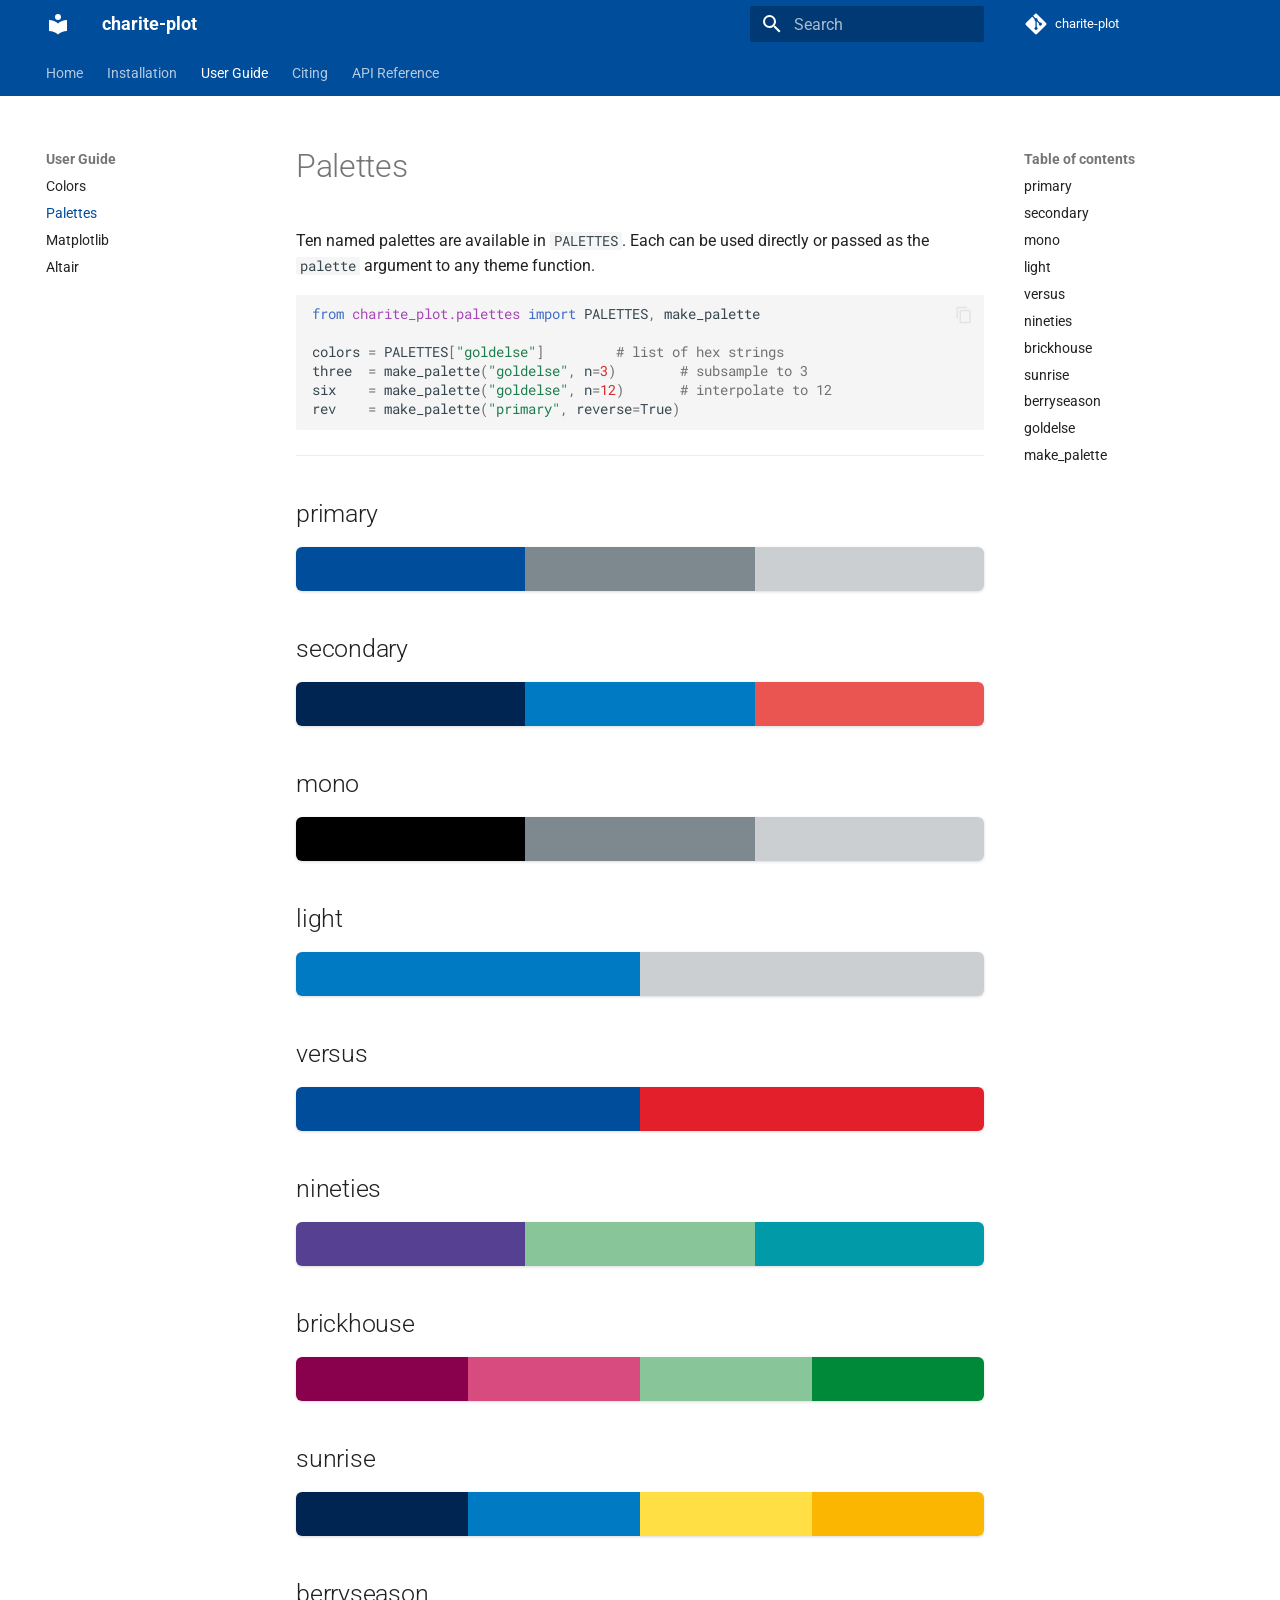
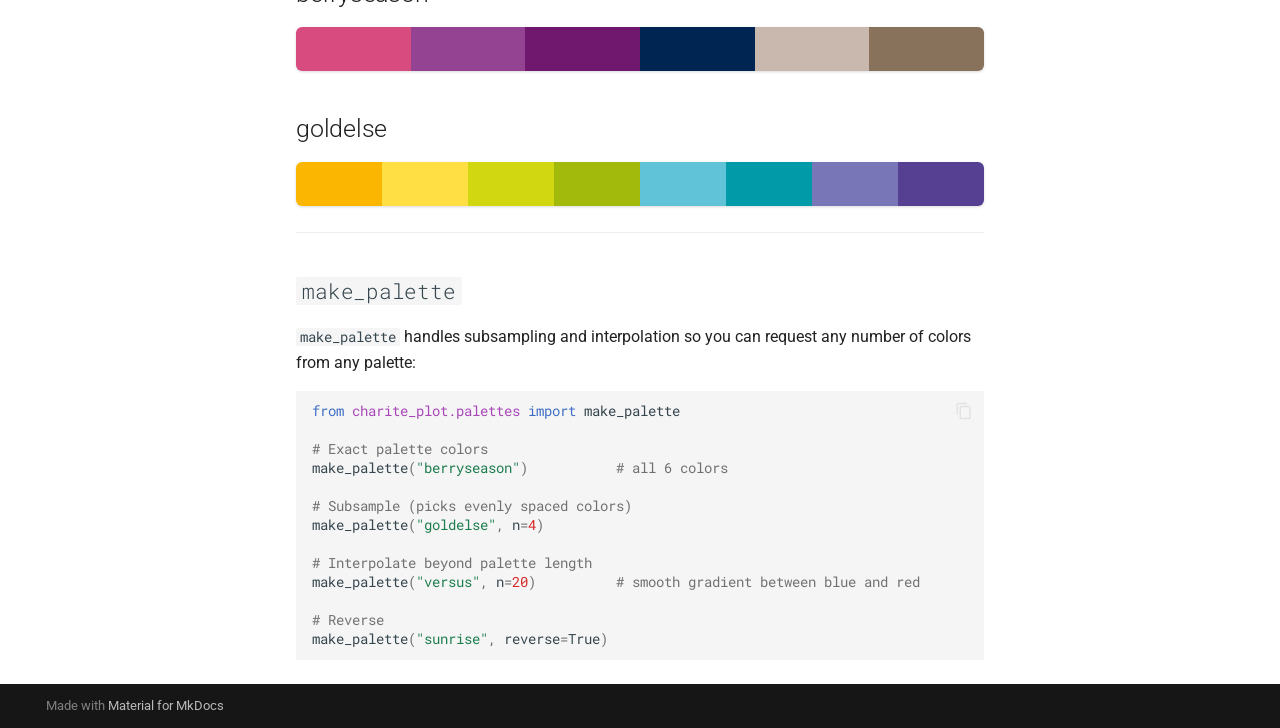
<file: palettes/index.html>
<!doctype html>
<html lang="en" class="no-js">
  <head>
    
      <meta charset="utf-8">
      <meta name="viewport" content="width=device-width,initial-scale=1">
      
        <meta name="description" content="Matplotlib and Altair themes for Charité – Universitätsmedizin Berlin">
      
      
        <meta name="author" content="Pedram Ramezani">
      
      
      
        <link rel="prev" href="../colors/">
      
      
        <link rel="next" href="../matplotlib/">
      
      
        
      
      
      <link rel="icon" href="../assets/images/favicon.png">
      <meta name="generator" content="mkdocs-1.6.1, mkdocs-material-9.7.7">
    
    
      
        <title>Palettes - charite-plot</title>
      
    
    
      <link rel="stylesheet" href="../assets/stylesheets/main.ec1eaa64.min.css">
      
        
        <link rel="stylesheet" href="../assets/stylesheets/palette.ab4e12ef.min.css">
      
      


    
    
      
    
    
      
        
        
        <link rel="preconnect" href="https://fonts.gstatic.com" crossorigin>
        <link rel="stylesheet" href="https://fonts.googleapis.com/css?family=Roboto:300,300i,400,400i,700,700i%7CRoboto+Mono:400,400i,700,700i&display=fallback">
        <style>:root{--md-text-font:"Roboto";--md-code-font:"Roboto Mono"}</style>
      
    
    
      <link rel="stylesheet" href="../assets/_mkdocstrings.css">
    
      <link rel="stylesheet" href="../stylesheets/extra.css">
    
    <script>__md_scope=new URL("..",location),__md_hash=e=>[...e].reduce(((e,_)=>(e<<5)-e+_.charCodeAt(0)),0),__md_get=(e,_=localStorage,t=__md_scope)=>JSON.parse(_.getItem(t.pathname+"."+e)),__md_set=(e,_,t=localStorage,a=__md_scope)=>{try{t.setItem(a.pathname+"."+e,JSON.stringify(_))}catch(e){}}</script>
    
      

    
    
  </head>
  
  
    
    
      
    
    
    
    
    <body dir="ltr" data-md-color-scheme="default" data-md-color-primary="custom" data-md-color-accent="custom">
  
    
    <input class="md-toggle" data-md-toggle="drawer" type="checkbox" id="__drawer" autocomplete="off">
    <input class="md-toggle" data-md-toggle="search" type="checkbox" id="__search" autocomplete="off">
    <label class="md-overlay" for="__drawer"></label>
    <div data-md-component="skip">
      
        
        <a href="#palettes" class="md-skip">
          Skip to content
        </a>
      
    </div>
    <div data-md-component="announce">
      
    </div>
    
    
      

<header class="md-header" data-md-component="header">
  <nav class="md-header__inner md-grid" aria-label="Header">
    <a href=".." title="charite-plot" class="md-header__button md-logo" aria-label="charite-plot" data-md-component="logo">
      
  
  <svg xmlns="http://www.w3.org/2000/svg" viewBox="0 0 24 24"><path d="M12 8a3 3 0 0 0 3-3 3 3 0 0 0-3-3 3 3 0 0 0-3 3 3 3 0 0 0 3 3m0 3.54C9.64 9.35 6.5 8 3 8v11c3.5 0 6.64 1.35 9 3.54 2.36-2.19 5.5-3.54 9-3.54V8c-3.5 0-6.64 1.35-9 3.54"/></svg>

    </a>
    <label class="md-header__button md-icon" for="__drawer">
      
      <svg xmlns="http://www.w3.org/2000/svg" viewBox="0 0 24 24"><path d="M3 6h18v2H3zm0 5h18v2H3zm0 5h18v2H3z"/></svg>
    </label>
    <div class="md-header__title" data-md-component="header-title">
      <div class="md-header__ellipsis">
        <div class="md-header__topic">
          <span class="md-ellipsis">
            charite-plot
          </span>
        </div>
        <div class="md-header__topic" data-md-component="header-topic">
          <span class="md-ellipsis">
            
              Palettes
            
          </span>
        </div>
      </div>
    </div>
    
      
        <form class="md-header__option" data-md-component="palette">
  
    
    
    
    <input class="md-option" data-md-color-media="" data-md-color-scheme="default" data-md-color-primary="custom" data-md-color-accent="custom"  aria-hidden="true"  type="radio" name="__palette" id="__palette_0">
    
  
</form>
      
    
    
      <script>var palette=__md_get("__palette");if(palette&&palette.color){if("(prefers-color-scheme)"===palette.color.media){var media=matchMedia("(prefers-color-scheme: light)"),input=document.querySelector(media.matches?"[data-md-color-media='(prefers-color-scheme: light)']":"[data-md-color-media='(prefers-color-scheme: dark)']");palette.color.media=input.getAttribute("data-md-color-media"),palette.color.scheme=input.getAttribute("data-md-color-scheme"),palette.color.primary=input.getAttribute("data-md-color-primary"),palette.color.accent=input.getAttribute("data-md-color-accent")}for(var[key,value]of Object.entries(palette.color))document.body.setAttribute("data-md-color-"+key,value)}</script>
    
    
    
      
      
        <label class="md-header__button md-icon" for="__search">
          
          <svg xmlns="http://www.w3.org/2000/svg" viewBox="0 0 24 24"><path d="M9.5 3A6.5 6.5 0 0 1 16 9.5c0 1.61-.59 3.09-1.56 4.23l.27.27h.79l5 5-1.5 1.5-5-5v-.79l-.27-.27A6.52 6.52 0 0 1 9.5 16 6.5 6.5 0 0 1 3 9.5 6.5 6.5 0 0 1 9.5 3m0 2C7 5 5 7 5 9.5S7 14 9.5 14 14 12 14 9.5 12 5 9.5 5"/></svg>
        </label>
        <div class="md-search" data-md-component="search" role="dialog">
  <label class="md-search__overlay" for="__search"></label>
  <div class="md-search__inner" role="search">
    <form class="md-search__form" name="search">
      <input type="text" class="md-search__input" name="query" aria-label="Search" placeholder="Search" autocapitalize="off" autocorrect="off" autocomplete="off" spellcheck="false" data-md-component="search-query" required>
      <label class="md-search__icon md-icon" for="__search">
        
        <svg xmlns="http://www.w3.org/2000/svg" viewBox="0 0 24 24"><path d="M9.5 3A6.5 6.5 0 0 1 16 9.5c0 1.61-.59 3.09-1.56 4.23l.27.27h.79l5 5-1.5 1.5-5-5v-.79l-.27-.27A6.52 6.52 0 0 1 9.5 16 6.5 6.5 0 0 1 3 9.5 6.5 6.5 0 0 1 9.5 3m0 2C7 5 5 7 5 9.5S7 14 9.5 14 14 12 14 9.5 12 5 9.5 5"/></svg>
        
        <svg xmlns="http://www.w3.org/2000/svg" viewBox="0 0 24 24"><path d="M20 11v2H8l5.5 5.5-1.42 1.42L4.16 12l7.92-7.92L13.5 5.5 8 11z"/></svg>
      </label>
      <nav class="md-search__options" aria-label="Search">
        
        <button type="reset" class="md-search__icon md-icon" title="Clear" aria-label="Clear" tabindex="-1">
          
          <svg xmlns="http://www.w3.org/2000/svg" viewBox="0 0 24 24"><path d="M19 6.41 17.59 5 12 10.59 6.41 5 5 6.41 10.59 12 5 17.59 6.41 19 12 13.41 17.59 19 19 17.59 13.41 12z"/></svg>
        </button>
      </nav>
      
    </form>
    <div class="md-search__output">
      <div class="md-search__scrollwrap" tabindex="0" data-md-scrollfix>
        <div class="md-search-result" data-md-component="search-result">
          <div class="md-search-result__meta">
            Initializing search
          </div>
          <ol class="md-search-result__list" role="presentation"></ol>
        </div>
      </div>
    </div>
  </div>
</div>
      
    
    
      <div class="md-header__source">
        <a href="https://github.com/pedramezani/charite-plot" title="Go to repository" class="md-source" data-md-component="source">
  <div class="md-source__icon md-icon">
    
    <svg xmlns="http://www.w3.org/2000/svg" viewBox="0 0 448 512"><!--! Font Awesome Free 7.1.0 by @fontawesome - https://fontawesome.com License - https://fontawesome.com/license/free (Icons: CC BY 4.0, Fonts: SIL OFL 1.1, Code: MIT License) Copyright 2025 Fonticons, Inc.--><path d="M439.6 236.1 244 40.5c-5.4-5.5-12.8-8.5-20.4-8.5s-15 3-20.4 8.4L162.5 81l51.5 51.5c27.1-9.1 52.7 16.8 43.4 43.7l49.7 49.7c34.2-11.8 61.2 31 35.5 56.7-26.5 26.5-70.2-2.9-56-37.3L240.3 199v121.9c25.3 12.5 22.3 41.8 9.1 55-6.4 6.4-15.2 10.1-24.3 10.1s-17.8-3.6-24.3-10.1c-17.6-17.6-11.1-46.9 11.2-56v-123c-20.8-8.5-24.6-30.7-18.6-45L142.6 101 8.5 235.1C3 240.6 0 247.9 0 255.5s3 15 8.5 20.4l195.6 195.7c5.4 5.4 12.7 8.4 20.4 8.4s15-3 20.4-8.4l194.7-194.7c5.4-5.4 8.4-12.8 8.4-20.4s-3-15-8.4-20.4"/></svg>
  </div>
  <div class="md-source__repository">
    charite-plot
  </div>
</a>
      </div>
    
  </nav>
  
</header>
    
    <div class="md-container" data-md-component="container">
      
      
        
          
            
<nav class="md-tabs" aria-label="Tabs" data-md-component="tabs">
  <div class="md-grid">
    <ul class="md-tabs__list">
      
        
  
  
  
  
    <li class="md-tabs__item">
      <a href=".." class="md-tabs__link">
        
  
  
    
  
  Home

      </a>
    </li>
  

      
        
  
  
  
  
    <li class="md-tabs__item">
      <a href="../installation/" class="md-tabs__link">
        
  
  
    
  
  Installation

      </a>
    </li>
  

      
        
  
  
  
    
  
  
    
    
      <li class="md-tabs__item md-tabs__item--active">
        <a href="../colors/" class="md-tabs__link">
          
  
  
  User Guide

        </a>
      </li>
    
  

      
        
  
  
  
  
    <li class="md-tabs__item">
      <a href="../citing/" class="md-tabs__link">
        
  
  
    
  
  Citing

      </a>
    </li>
  

      
        
  
  
  
  
    
    
      <li class="md-tabs__item">
        <a href="../api/colors/" class="md-tabs__link">
          
  
  
  API Reference

        </a>
      </li>
    
  

      
    </ul>
  </div>
</nav>
          
        
      
      <main class="md-main" data-md-component="main">
        <div class="md-main__inner md-grid">
          
            
              
              <div class="md-sidebar md-sidebar--primary" data-md-component="sidebar" data-md-type="navigation" >
                <div class="md-sidebar__scrollwrap">
                  <div class="md-sidebar__inner">
                    


  


<nav class="md-nav md-nav--primary md-nav--lifted" aria-label="Navigation" data-md-level="0">
  <label class="md-nav__title" for="__drawer">
    <a href=".." title="charite-plot" class="md-nav__button md-logo" aria-label="charite-plot" data-md-component="logo">
      
  
  <svg xmlns="http://www.w3.org/2000/svg" viewBox="0 0 24 24"><path d="M12 8a3 3 0 0 0 3-3 3 3 0 0 0-3-3 3 3 0 0 0-3 3 3 3 0 0 0 3 3m0 3.54C9.64 9.35 6.5 8 3 8v11c3.5 0 6.64 1.35 9 3.54 2.36-2.19 5.5-3.54 9-3.54V8c-3.5 0-6.64 1.35-9 3.54"/></svg>

    </a>
    charite-plot
  </label>
  
    <div class="md-nav__source">
      <a href="https://github.com/pedramezani/charite-plot" title="Go to repository" class="md-source" data-md-component="source">
  <div class="md-source__icon md-icon">
    
    <svg xmlns="http://www.w3.org/2000/svg" viewBox="0 0 448 512"><!--! Font Awesome Free 7.1.0 by @fontawesome - https://fontawesome.com License - https://fontawesome.com/license/free (Icons: CC BY 4.0, Fonts: SIL OFL 1.1, Code: MIT License) Copyright 2025 Fonticons, Inc.--><path d="M439.6 236.1 244 40.5c-5.4-5.5-12.8-8.5-20.4-8.5s-15 3-20.4 8.4L162.5 81l51.5 51.5c27.1-9.1 52.7 16.8 43.4 43.7l49.7 49.7c34.2-11.8 61.2 31 35.5 56.7-26.5 26.5-70.2-2.9-56-37.3L240.3 199v121.9c25.3 12.5 22.3 41.8 9.1 55-6.4 6.4-15.2 10.1-24.3 10.1s-17.8-3.6-24.3-10.1c-17.6-17.6-11.1-46.9 11.2-56v-123c-20.8-8.5-24.6-30.7-18.6-45L142.6 101 8.5 235.1C3 240.6 0 247.9 0 255.5s3 15 8.5 20.4l195.6 195.7c5.4 5.4 12.7 8.4 20.4 8.4s15-3 20.4-8.4l194.7-194.7c5.4-5.4 8.4-12.8 8.4-20.4s-3-15-8.4-20.4"/></svg>
  </div>
  <div class="md-source__repository">
    charite-plot
  </div>
</a>
    </div>
  
  <ul class="md-nav__list" data-md-scrollfix>
    
      
      
  
  
  
  
    <li class="md-nav__item">
      <a href=".." class="md-nav__link">
        
  
  
  <span class="md-ellipsis">
    
  
    Home
  

    
  </span>
  
  

      </a>
    </li>
  

    
      
      
  
  
  
  
    <li class="md-nav__item">
      <a href="../installation/" class="md-nav__link">
        
  
  
  <span class="md-ellipsis">
    
  
    Installation
  

    
  </span>
  
  

      </a>
    </li>
  

    
      
      
  
  
    
  
  
  
    
    
    
    
      
        
        
      
      
        
      
    
    
    <li class="md-nav__item md-nav__item--active md-nav__item--section md-nav__item--nested">
      
        
        
        <input class="md-nav__toggle md-toggle " type="checkbox" id="__nav_3" checked>
        
          
          <label class="md-nav__link" for="__nav_3" id="__nav_3_label" tabindex="">
            
  
  
  <span class="md-ellipsis">
    
  
    User Guide
  

    
  </span>
  
  

            <span class="md-nav__icon md-icon"></span>
          </label>
        
        <nav class="md-nav" data-md-level="1" aria-labelledby="__nav_3_label" aria-expanded="true">
          <label class="md-nav__title" for="__nav_3">
            <span class="md-nav__icon md-icon"></span>
            
  
    User Guide
  

          </label>
          <ul class="md-nav__list" data-md-scrollfix>
            
              
                
  
  
  
  
    <li class="md-nav__item">
      <a href="../colors/" class="md-nav__link">
        
  
  
  <span class="md-ellipsis">
    
  
    Colors
  

    
  </span>
  
  

      </a>
    </li>
  

              
            
              
                
  
  
    
  
  
  
    <li class="md-nav__item md-nav__item--active">
      
      <input class="md-nav__toggle md-toggle" type="checkbox" id="__toc">
      
      
        
      
      
        <label class="md-nav__link md-nav__link--active" for="__toc">
          
  
  
  <span class="md-ellipsis">
    
  
    Palettes
  

    
  </span>
  
  

          <span class="md-nav__icon md-icon"></span>
        </label>
      
      <a href="./" class="md-nav__link md-nav__link--active">
        
  
  
  <span class="md-ellipsis">
    
  
    Palettes
  

    
  </span>
  
  

      </a>
      
        

<nav class="md-nav md-nav--secondary" aria-label="Table of contents">
  
  
  
    
  
  
    <label class="md-nav__title" for="__toc">
      <span class="md-nav__icon md-icon"></span>
      Table of contents
    </label>
    <ul class="md-nav__list" data-md-component="toc" data-md-scrollfix>
      
        <li class="md-nav__item">
  <a href="#primary" class="md-nav__link">
    <span class="md-ellipsis">
      
        primary
      
    </span>
  </a>
  
</li>
      
        <li class="md-nav__item">
  <a href="#secondary" class="md-nav__link">
    <span class="md-ellipsis">
      
        secondary
      
    </span>
  </a>
  
</li>
      
        <li class="md-nav__item">
  <a href="#mono" class="md-nav__link">
    <span class="md-ellipsis">
      
        mono
      
    </span>
  </a>
  
</li>
      
        <li class="md-nav__item">
  <a href="#light" class="md-nav__link">
    <span class="md-ellipsis">
      
        light
      
    </span>
  </a>
  
</li>
      
        <li class="md-nav__item">
  <a href="#versus" class="md-nav__link">
    <span class="md-ellipsis">
      
        versus
      
    </span>
  </a>
  
</li>
      
        <li class="md-nav__item">
  <a href="#nineties" class="md-nav__link">
    <span class="md-ellipsis">
      
        nineties
      
    </span>
  </a>
  
</li>
      
        <li class="md-nav__item">
  <a href="#brickhouse" class="md-nav__link">
    <span class="md-ellipsis">
      
        brickhouse
      
    </span>
  </a>
  
</li>
      
        <li class="md-nav__item">
  <a href="#sunrise" class="md-nav__link">
    <span class="md-ellipsis">
      
        sunrise
      
    </span>
  </a>
  
</li>
      
        <li class="md-nav__item">
  <a href="#berryseason" class="md-nav__link">
    <span class="md-ellipsis">
      
        berryseason
      
    </span>
  </a>
  
</li>
      
        <li class="md-nav__item">
  <a href="#goldelse" class="md-nav__link">
    <span class="md-ellipsis">
      
        goldelse
      
    </span>
  </a>
  
</li>
      
        <li class="md-nav__item">
  <a href="#make_palette" class="md-nav__link">
    <span class="md-ellipsis">
      
        make_palette
      
    </span>
  </a>
  
</li>
      
    </ul>
  
</nav>
      
    </li>
  

              
            
              
                
  
  
  
  
    <li class="md-nav__item">
      <a href="../matplotlib/" class="md-nav__link">
        
  
  
  <span class="md-ellipsis">
    
  
    Matplotlib
  

    
  </span>
  
  

      </a>
    </li>
  

              
            
              
                
  
  
  
  
    <li class="md-nav__item">
      <a href="../altair/" class="md-nav__link">
        
  
  
  <span class="md-ellipsis">
    
  
    Altair
  

    
  </span>
  
  

      </a>
    </li>
  

              
            
          </ul>
        </nav>
      
    </li>
  

    
      
      
  
  
  
  
    <li class="md-nav__item">
      <a href="../citing/" class="md-nav__link">
        
  
  
  <span class="md-ellipsis">
    
  
    Citing
  

    
  </span>
  
  

      </a>
    </li>
  

    
      
      
  
  
  
  
    
    
    
    
      
      
        
      
    
    
    <li class="md-nav__item md-nav__item--nested">
      
        
        
        <input class="md-nav__toggle md-toggle " type="checkbox" id="__nav_5" >
        
          
          <label class="md-nav__link" for="__nav_5" id="__nav_5_label" tabindex="0">
            
  
  
  <span class="md-ellipsis">
    
  
    API Reference
  

    
  </span>
  
  

            <span class="md-nav__icon md-icon"></span>
          </label>
        
        <nav class="md-nav" data-md-level="1" aria-labelledby="__nav_5_label" aria-expanded="false">
          <label class="md-nav__title" for="__nav_5">
            <span class="md-nav__icon md-icon"></span>
            
  
    API Reference
  

          </label>
          <ul class="md-nav__list" data-md-scrollfix>
            
              
                
  
  
  
  
    <li class="md-nav__item">
      <a href="../api/colors/" class="md-nav__link">
        
  
  
  <span class="md-ellipsis">
    
  
    colors
  

    
  </span>
  
  

      </a>
    </li>
  

              
            
              
                
  
  
  
  
    <li class="md-nav__item">
      <a href="../api/palettes/" class="md-nav__link">
        
  
  
  <span class="md-ellipsis">
    
  
    palettes
  

    
  </span>
  
  

      </a>
    </li>
  

              
            
              
                
  
  
  
  
    <li class="md-nav__item">
      <a href="../api/mpl_themes/" class="md-nav__link">
        
  
  
  <span class="md-ellipsis">
    
  
    mpl_themes
  

    
  </span>
  
  

      </a>
    </li>
  

              
            
              
                
  
  
  
  
    <li class="md-nav__item">
      <a href="../api/altair_themes/" class="md-nav__link">
        
  
  
  <span class="md-ellipsis">
    
  
    altair_themes
  

    
  </span>
  
  

      </a>
    </li>
  

              
            
              
                
  
  
  
  
    <li class="md-nav__item">
      <a href="../api/fonts/" class="md-nav__link">
        
  
  
  <span class="md-ellipsis">
    
  
    fonts
  

    
  </span>
  
  

      </a>
    </li>
  

              
            
          </ul>
        </nav>
      
    </li>
  

    
  </ul>
</nav>
                  </div>
                </div>
              </div>
            
            
              
              <div class="md-sidebar md-sidebar--secondary" data-md-component="sidebar" data-md-type="toc" >
                <div class="md-sidebar__scrollwrap">
                  <div class="md-sidebar__inner">
                    

<nav class="md-nav md-nav--secondary" aria-label="Table of contents">
  
  
  
    
  
  
    <label class="md-nav__title" for="__toc">
      <span class="md-nav__icon md-icon"></span>
      Table of contents
    </label>
    <ul class="md-nav__list" data-md-component="toc" data-md-scrollfix>
      
        <li class="md-nav__item">
  <a href="#primary" class="md-nav__link">
    <span class="md-ellipsis">
      
        primary
      
    </span>
  </a>
  
</li>
      
        <li class="md-nav__item">
  <a href="#secondary" class="md-nav__link">
    <span class="md-ellipsis">
      
        secondary
      
    </span>
  </a>
  
</li>
      
        <li class="md-nav__item">
  <a href="#mono" class="md-nav__link">
    <span class="md-ellipsis">
      
        mono
      
    </span>
  </a>
  
</li>
      
        <li class="md-nav__item">
  <a href="#light" class="md-nav__link">
    <span class="md-ellipsis">
      
        light
      
    </span>
  </a>
  
</li>
      
        <li class="md-nav__item">
  <a href="#versus" class="md-nav__link">
    <span class="md-ellipsis">
      
        versus
      
    </span>
  </a>
  
</li>
      
        <li class="md-nav__item">
  <a href="#nineties" class="md-nav__link">
    <span class="md-ellipsis">
      
        nineties
      
    </span>
  </a>
  
</li>
      
        <li class="md-nav__item">
  <a href="#brickhouse" class="md-nav__link">
    <span class="md-ellipsis">
      
        brickhouse
      
    </span>
  </a>
  
</li>
      
        <li class="md-nav__item">
  <a href="#sunrise" class="md-nav__link">
    <span class="md-ellipsis">
      
        sunrise
      
    </span>
  </a>
  
</li>
      
        <li class="md-nav__item">
  <a href="#berryseason" class="md-nav__link">
    <span class="md-ellipsis">
      
        berryseason
      
    </span>
  </a>
  
</li>
      
        <li class="md-nav__item">
  <a href="#goldelse" class="md-nav__link">
    <span class="md-ellipsis">
      
        goldelse
      
    </span>
  </a>
  
</li>
      
        <li class="md-nav__item">
  <a href="#make_palette" class="md-nav__link">
    <span class="md-ellipsis">
      
        make_palette
      
    </span>
  </a>
  
</li>
      
    </ul>
  
</nav>
                  </div>
                </div>
              </div>
            
          
          
            <div class="md-content" data-md-component="content">
              
              <article class="md-content__inner md-typeset">
                
                  


  
  


<h1 id="palettes">Palettes</h1>
<p>Ten named palettes are available in <code>PALETTES</code>. Each can be used directly or passed as the <code>palette</code> argument to any theme function.</p>
<div class="language-python highlight"><pre><span></span><code><span id="__span-0-1"><a id="__codelineno-0-1" name="__codelineno-0-1" href="#__codelineno-0-1"></a><span class="kn">from</span><span class="w"> </span><span class="nn">charite_plot.palettes</span><span class="w"> </span><span class="kn">import</span> <span class="n">PALETTES</span><span class="p">,</span> <span class="n">make_palette</span>
</span><span id="__span-0-2"><a id="__codelineno-0-2" name="__codelineno-0-2" href="#__codelineno-0-2"></a>
</span><span id="__span-0-3"><a id="__codelineno-0-3" name="__codelineno-0-3" href="#__codelineno-0-3"></a><span class="n">colors</span> <span class="o">=</span> <span class="n">PALETTES</span><span class="p">[</span><span class="s2">&quot;goldelse&quot;</span><span class="p">]</span>         <span class="c1"># list of hex strings</span>
</span><span id="__span-0-4"><a id="__codelineno-0-4" name="__codelineno-0-4" href="#__codelineno-0-4"></a><span class="n">three</span>  <span class="o">=</span> <span class="n">make_palette</span><span class="p">(</span><span class="s2">&quot;goldelse&quot;</span><span class="p">,</span> <span class="n">n</span><span class="o">=</span><span class="mi">3</span><span class="p">)</span>        <span class="c1"># subsample to 3</span>
</span><span id="__span-0-5"><a id="__codelineno-0-5" name="__codelineno-0-5" href="#__codelineno-0-5"></a><span class="n">six</span>    <span class="o">=</span> <span class="n">make_palette</span><span class="p">(</span><span class="s2">&quot;goldelse&quot;</span><span class="p">,</span> <span class="n">n</span><span class="o">=</span><span class="mi">12</span><span class="p">)</span>       <span class="c1"># interpolate to 12</span>
</span><span id="__span-0-6"><a id="__codelineno-0-6" name="__codelineno-0-6" href="#__codelineno-0-6"></a><span class="n">rev</span>    <span class="o">=</span> <span class="n">make_palette</span><span class="p">(</span><span class="s2">&quot;primary&quot;</span><span class="p">,</span> <span class="n">reverse</span><span class="o">=</span><span class="kc">True</span><span class="p">)</span>
</span></code></pre></div>
<hr />
<h2 id="primary">primary</h2>
<div class="palette-strip">
  <div style="background:#004d9b"></div>
  <div style="background:#7e898f"></div>
  <div style="background:#cbcfd2"></div>
</div>

<h2 id="secondary">secondary</h2>
<div class="palette-strip">
  <div style="background:#002552"></div>
  <div style="background:#007bc3"></div>
  <div style="background:#ea5451"></div>
</div>

<h2 id="mono">mono</h2>
<div class="palette-strip">
  <div style="background:#000000"></div>
  <div style="background:#7e898f"></div>
  <div style="background:#cbcfd2"></div>
</div>

<h2 id="light">light</h2>
<div class="palette-strip">
  <div style="background:#007bc3"></div>
  <div style="background:#cbcfd2"></div>
</div>

<h2 id="versus">versus</h2>
<div class="palette-strip">
  <div style="background:#004d9b"></div>
  <div style="background:#e31f2c"></div>
</div>

<h2 id="nineties">nineties</h2>
<div class="palette-strip">
  <div style="background:#564091"></div>
  <div style="background:#88c69a"></div>
  <div style="background:#009aa9"></div>
</div>

<h2 id="brickhouse">brickhouse</h2>
<div class="palette-strip">
  <div style="background:#89014c"></div>
  <div style="background:#d74b7f"></div>
  <div style="background:#88c69a"></div>
  <div style="background:#008939"></div>
</div>

<h2 id="sunrise">sunrise</h2>
<div class="palette-strip">
  <div style="background:#002552"></div>
  <div style="background:#007bc3"></div>
  <div style="background:#ffdf43"></div>
  <div style="background:#fab600"></div>
</div>

<h2 id="berryseason">berryseason</h2>
<div class="palette-strip">
  <div style="background:#d74b7f"></div>
  <div style="background:#944292"></div>
  <div style="background:#6f186d"></div>
  <div style="background:#002552"></div>
  <div style="background:#c8b8ad"></div>
  <div style="background:#89725b"></div>
</div>

<h2 id="goldelse">goldelse</h2>
<div class="palette-strip">
  <div style="background:#fab600"></div>
  <div style="background:#ffdf43"></div>
  <div style="background:#d1d811"></div>
  <div style="background:#a1ba0c"></div>
  <div style="background:#61c3d7"></div>
  <div style="background:#009aa9"></div>
  <div style="background:#7876b6"></div>
  <div style="background:#564091"></div>
</div>

<hr />
<h2 id="make_palette"><code>make_palette</code></h2>
<p><code>make_palette</code> handles subsampling and interpolation so you can request any number of colors from any palette:</p>
<div class="language-python highlight"><pre><span></span><code><span id="__span-1-1"><a id="__codelineno-1-1" name="__codelineno-1-1" href="#__codelineno-1-1"></a><span class="kn">from</span><span class="w"> </span><span class="nn">charite_plot.palettes</span><span class="w"> </span><span class="kn">import</span> <span class="n">make_palette</span>
</span><span id="__span-1-2"><a id="__codelineno-1-2" name="__codelineno-1-2" href="#__codelineno-1-2"></a>
</span><span id="__span-1-3"><a id="__codelineno-1-3" name="__codelineno-1-3" href="#__codelineno-1-3"></a><span class="c1"># Exact palette colors</span>
</span><span id="__span-1-4"><a id="__codelineno-1-4" name="__codelineno-1-4" href="#__codelineno-1-4"></a><span class="n">make_palette</span><span class="p">(</span><span class="s2">&quot;berryseason&quot;</span><span class="p">)</span>           <span class="c1"># all 6 colors</span>
</span><span id="__span-1-5"><a id="__codelineno-1-5" name="__codelineno-1-5" href="#__codelineno-1-5"></a>
</span><span id="__span-1-6"><a id="__codelineno-1-6" name="__codelineno-1-6" href="#__codelineno-1-6"></a><span class="c1"># Subsample (picks evenly spaced colors)</span>
</span><span id="__span-1-7"><a id="__codelineno-1-7" name="__codelineno-1-7" href="#__codelineno-1-7"></a><span class="n">make_palette</span><span class="p">(</span><span class="s2">&quot;goldelse&quot;</span><span class="p">,</span> <span class="n">n</span><span class="o">=</span><span class="mi">4</span><span class="p">)</span>
</span><span id="__span-1-8"><a id="__codelineno-1-8" name="__codelineno-1-8" href="#__codelineno-1-8"></a>
</span><span id="__span-1-9"><a id="__codelineno-1-9" name="__codelineno-1-9" href="#__codelineno-1-9"></a><span class="c1"># Interpolate beyond palette length</span>
</span><span id="__span-1-10"><a id="__codelineno-1-10" name="__codelineno-1-10" href="#__codelineno-1-10"></a><span class="n">make_palette</span><span class="p">(</span><span class="s2">&quot;versus&quot;</span><span class="p">,</span> <span class="n">n</span><span class="o">=</span><span class="mi">20</span><span class="p">)</span>          <span class="c1"># smooth gradient between blue and red</span>
</span><span id="__span-1-11"><a id="__codelineno-1-11" name="__codelineno-1-11" href="#__codelineno-1-11"></a>
</span><span id="__span-1-12"><a id="__codelineno-1-12" name="__codelineno-1-12" href="#__codelineno-1-12"></a><span class="c1"># Reverse</span>
</span><span id="__span-1-13"><a id="__codelineno-1-13" name="__codelineno-1-13" href="#__codelineno-1-13"></a><span class="n">make_palette</span><span class="p">(</span><span class="s2">&quot;sunrise&quot;</span><span class="p">,</span> <span class="n">reverse</span><span class="o">=</span><span class="kc">True</span><span class="p">)</span>
</span></code></pre></div>












                
              </article>
            </div>
          
          
<script>var target=document.getElementById(location.hash.slice(1));target&&target.name&&(target.checked=target.name.startsWith("__tabbed_"))</script>
        </div>
        
          <button type="button" class="md-top md-icon" data-md-component="top" hidden>
  
  <svg xmlns="http://www.w3.org/2000/svg" viewBox="0 0 24 24"><path d="M13 20h-2V8l-5.5 5.5-1.42-1.42L12 4.16l7.92 7.92-1.42 1.42L13 8z"/></svg>
  Back to top
</button>
        
      </main>
      
        <footer class="md-footer">
  
  <div class="md-footer-meta md-typeset">
    <div class="md-footer-meta__inner md-grid">
      <div class="md-copyright">
  
  
    Made with
    <a href="https://squidfunk.github.io/mkdocs-material/" target="_blank" rel="noopener">
      Material for MkDocs
    </a>
  
</div>
      
    </div>
  </div>
</footer>
      
    </div>
    <div class="md-dialog" data-md-component="dialog">
      <div class="md-dialog__inner md-typeset"></div>
    </div>
    
    
    
      
      
      <script id="__config" type="application/json">{"annotate": null, "base": "..", "features": ["navigation.tabs", "navigation.sections", "navigation.top", "toc.follow", "content.code.copy", "content.code.annotate"], "search": "../assets/javascripts/workers/search.2c215733.min.js", "tags": null, "translations": {"clipboard.copied": "Copied to clipboard", "clipboard.copy": "Copy to clipboard", "search.result.more.one": "1 more on this page", "search.result.more.other": "# more on this page", "search.result.none": "No matching documents", "search.result.one": "1 matching document", "search.result.other": "# matching documents", "search.result.placeholder": "Type to start searching", "search.result.term.missing": "Missing", "select.version": "Select version"}, "version": null}</script>
    
    
      <script src="../assets/javascripts/bundle.d7400e89.min.js"></script>
      
    
  </body>
</html>
</file>
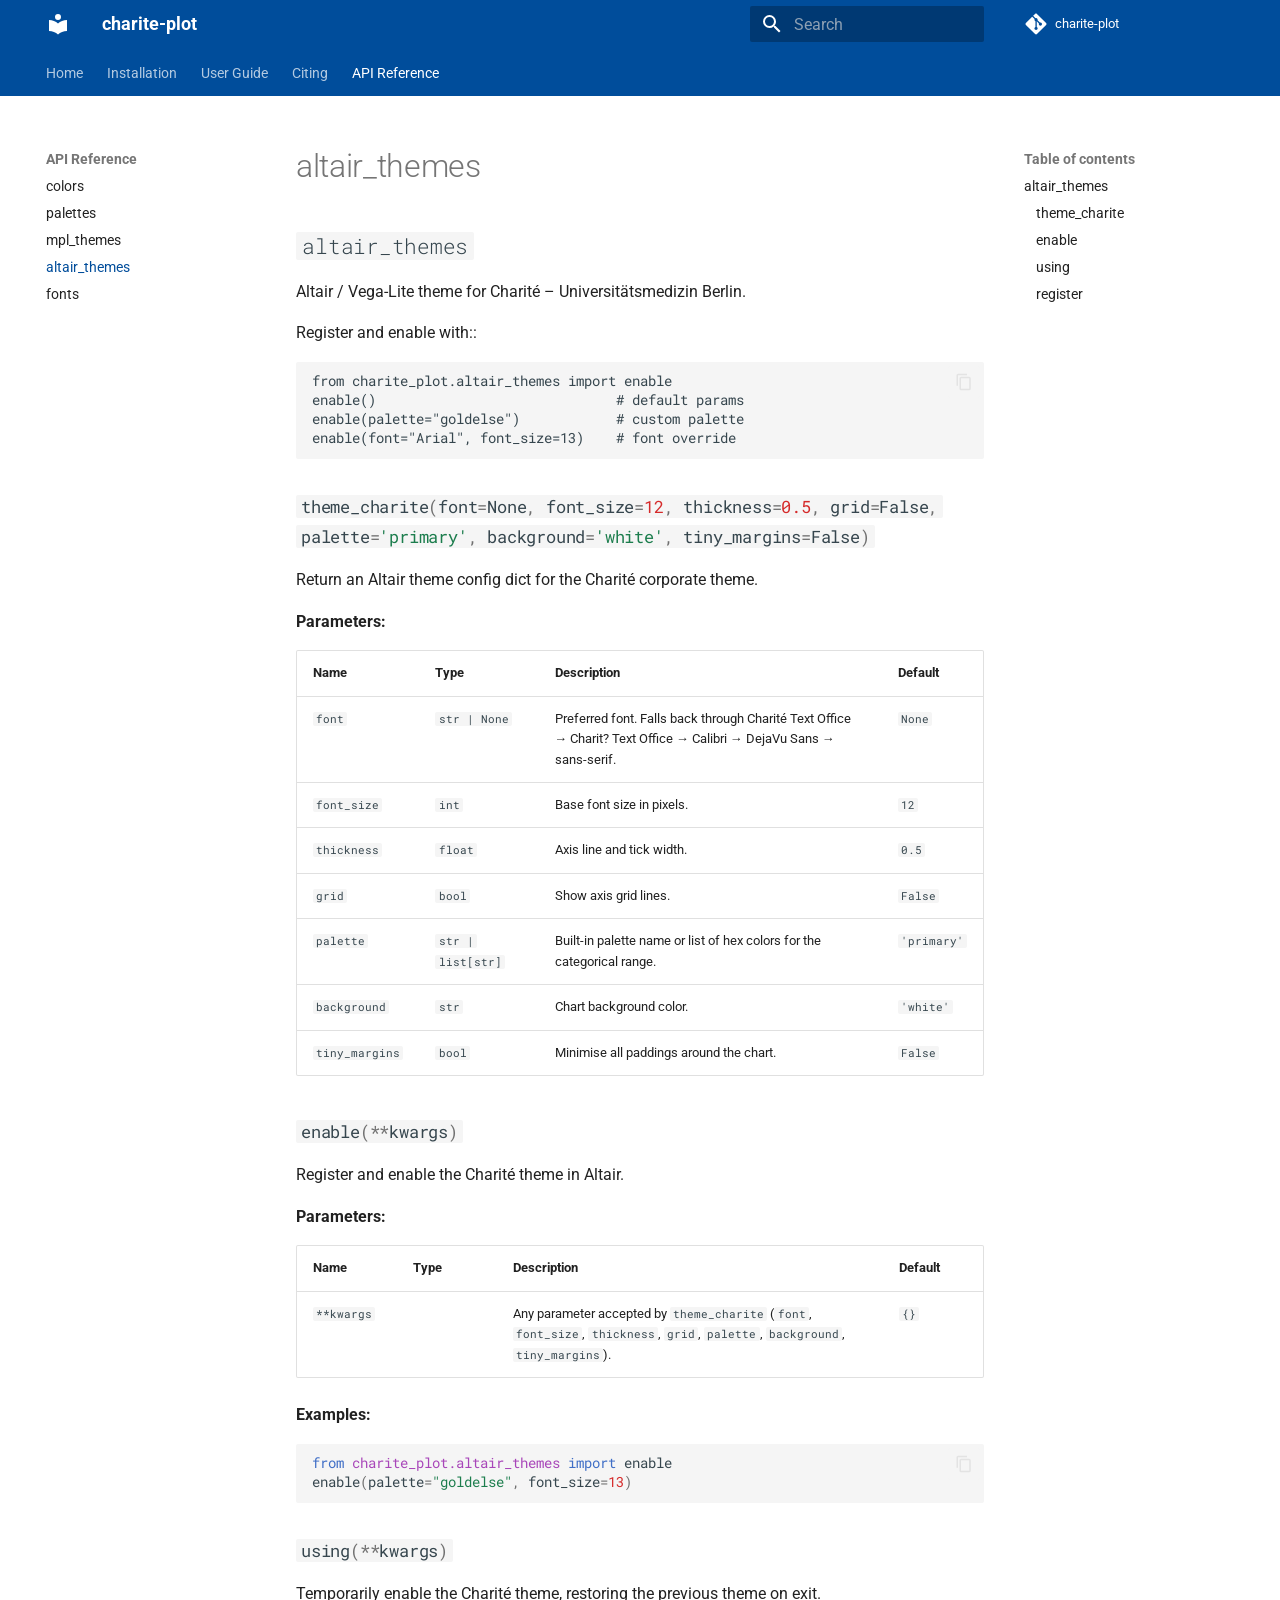
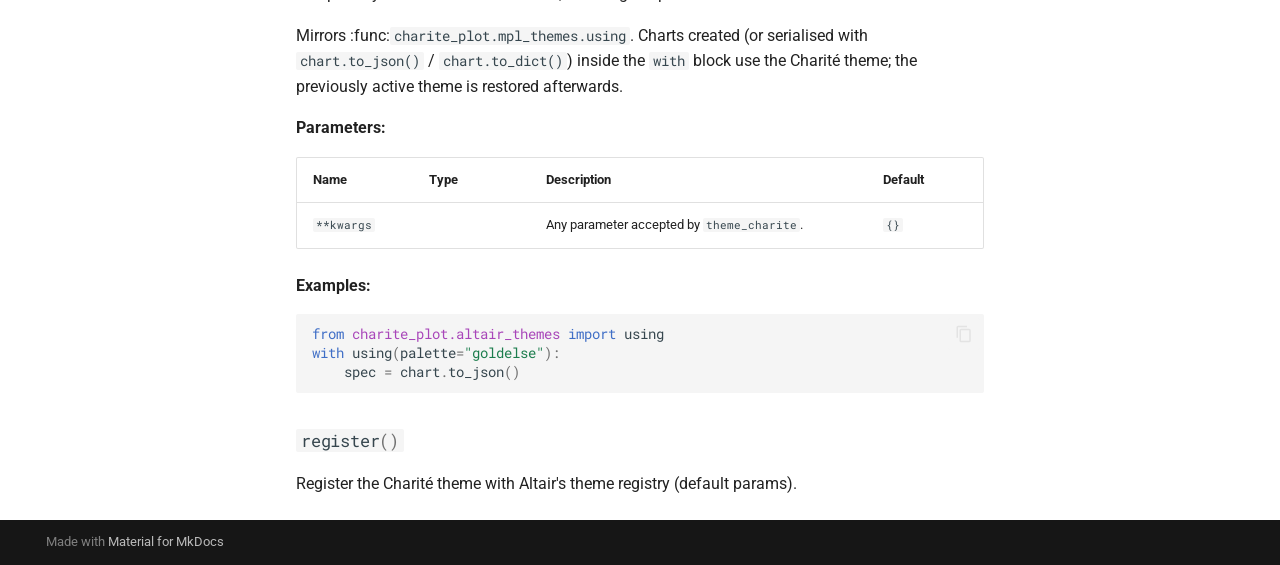
<file: api/altair_themes/index.html>
<!doctype html>
<html lang="en" class="no-js">
  <head>
    
      <meta charset="utf-8">
      <meta name="viewport" content="width=device-width,initial-scale=1">
      
        <meta name="description" content="Matplotlib and Altair themes for Charité – Universitätsmedizin Berlin">
      
      
        <meta name="author" content="Pedram Ramezani">
      
      
      
        <link rel="prev" href="../mpl_themes/">
      
      
        <link rel="next" href="../fonts/">
      
      
        
      
      
      <link rel="icon" href="../../assets/images/favicon.png">
      <meta name="generator" content="mkdocs-1.6.1, mkdocs-material-9.7.7">
    
    
      
        <title>altair_themes - charite-plot</title>
      
    
    
      <link rel="stylesheet" href="../../assets/stylesheets/main.ec1eaa64.min.css">
      
        
        <link rel="stylesheet" href="../../assets/stylesheets/palette.ab4e12ef.min.css">
      
      


    
    
      
    
    
      
        
        
        <link rel="preconnect" href="https://fonts.gstatic.com" crossorigin>
        <link rel="stylesheet" href="https://fonts.googleapis.com/css?family=Roboto:300,300i,400,400i,700,700i%7CRoboto+Mono:400,400i,700,700i&display=fallback">
        <style>:root{--md-text-font:"Roboto";--md-code-font:"Roboto Mono"}</style>
      
    
    
      <link rel="stylesheet" href="../../assets/_mkdocstrings.css">
    
      <link rel="stylesheet" href="../../stylesheets/extra.css">
    
    <script>__md_scope=new URL("../..",location),__md_hash=e=>[...e].reduce(((e,_)=>(e<<5)-e+_.charCodeAt(0)),0),__md_get=(e,_=localStorage,t=__md_scope)=>JSON.parse(_.getItem(t.pathname+"."+e)),__md_set=(e,_,t=localStorage,a=__md_scope)=>{try{t.setItem(a.pathname+"."+e,JSON.stringify(_))}catch(e){}}</script>
    
      

    
    
  </head>
  
  
    
    
      
    
    
    
    
    <body dir="ltr" data-md-color-scheme="default" data-md-color-primary="custom" data-md-color-accent="custom">
  
    
    <input class="md-toggle" data-md-toggle="drawer" type="checkbox" id="__drawer" autocomplete="off">
    <input class="md-toggle" data-md-toggle="search" type="checkbox" id="__search" autocomplete="off">
    <label class="md-overlay" for="__drawer"></label>
    <div data-md-component="skip">
      
        
        <a href="#altair_themes" class="md-skip">
          Skip to content
        </a>
      
    </div>
    <div data-md-component="announce">
      
    </div>
    
    
      

<header class="md-header" data-md-component="header">
  <nav class="md-header__inner md-grid" aria-label="Header">
    <a href="../.." title="charite-plot" class="md-header__button md-logo" aria-label="charite-plot" data-md-component="logo">
      
  
  <svg xmlns="http://www.w3.org/2000/svg" viewBox="0 0 24 24"><path d="M12 8a3 3 0 0 0 3-3 3 3 0 0 0-3-3 3 3 0 0 0-3 3 3 3 0 0 0 3 3m0 3.54C9.64 9.35 6.5 8 3 8v11c3.5 0 6.64 1.35 9 3.54 2.36-2.19 5.5-3.54 9-3.54V8c-3.5 0-6.64 1.35-9 3.54"/></svg>

    </a>
    <label class="md-header__button md-icon" for="__drawer">
      
      <svg xmlns="http://www.w3.org/2000/svg" viewBox="0 0 24 24"><path d="M3 6h18v2H3zm0 5h18v2H3zm0 5h18v2H3z"/></svg>
    </label>
    <div class="md-header__title" data-md-component="header-title">
      <div class="md-header__ellipsis">
        <div class="md-header__topic">
          <span class="md-ellipsis">
            charite-plot
          </span>
        </div>
        <div class="md-header__topic" data-md-component="header-topic">
          <span class="md-ellipsis">
            
              altair_themes
            
          </span>
        </div>
      </div>
    </div>
    
      
        <form class="md-header__option" data-md-component="palette">
  
    
    
    
    <input class="md-option" data-md-color-media="" data-md-color-scheme="default" data-md-color-primary="custom" data-md-color-accent="custom"  aria-hidden="true"  type="radio" name="__palette" id="__palette_0">
    
  
</form>
      
    
    
      <script>var palette=__md_get("__palette");if(palette&&palette.color){if("(prefers-color-scheme)"===palette.color.media){var media=matchMedia("(prefers-color-scheme: light)"),input=document.querySelector(media.matches?"[data-md-color-media='(prefers-color-scheme: light)']":"[data-md-color-media='(prefers-color-scheme: dark)']");palette.color.media=input.getAttribute("data-md-color-media"),palette.color.scheme=input.getAttribute("data-md-color-scheme"),palette.color.primary=input.getAttribute("data-md-color-primary"),palette.color.accent=input.getAttribute("data-md-color-accent")}for(var[key,value]of Object.entries(palette.color))document.body.setAttribute("data-md-color-"+key,value)}</script>
    
    
    
      
      
        <label class="md-header__button md-icon" for="__search">
          
          <svg xmlns="http://www.w3.org/2000/svg" viewBox="0 0 24 24"><path d="M9.5 3A6.5 6.5 0 0 1 16 9.5c0 1.61-.59 3.09-1.56 4.23l.27.27h.79l5 5-1.5 1.5-5-5v-.79l-.27-.27A6.52 6.52 0 0 1 9.5 16 6.5 6.5 0 0 1 3 9.5 6.5 6.5 0 0 1 9.5 3m0 2C7 5 5 7 5 9.5S7 14 9.5 14 14 12 14 9.5 12 5 9.5 5"/></svg>
        </label>
        <div class="md-search" data-md-component="search" role="dialog">
  <label class="md-search__overlay" for="__search"></label>
  <div class="md-search__inner" role="search">
    <form class="md-search__form" name="search">
      <input type="text" class="md-search__input" name="query" aria-label="Search" placeholder="Search" autocapitalize="off" autocorrect="off" autocomplete="off" spellcheck="false" data-md-component="search-query" required>
      <label class="md-search__icon md-icon" for="__search">
        
        <svg xmlns="http://www.w3.org/2000/svg" viewBox="0 0 24 24"><path d="M9.5 3A6.5 6.5 0 0 1 16 9.5c0 1.61-.59 3.09-1.56 4.23l.27.27h.79l5 5-1.5 1.5-5-5v-.79l-.27-.27A6.52 6.52 0 0 1 9.5 16 6.5 6.5 0 0 1 3 9.5 6.5 6.5 0 0 1 9.5 3m0 2C7 5 5 7 5 9.5S7 14 9.5 14 14 12 14 9.5 12 5 9.5 5"/></svg>
        
        <svg xmlns="http://www.w3.org/2000/svg" viewBox="0 0 24 24"><path d="M20 11v2H8l5.5 5.5-1.42 1.42L4.16 12l7.92-7.92L13.5 5.5 8 11z"/></svg>
      </label>
      <nav class="md-search__options" aria-label="Search">
        
        <button type="reset" class="md-search__icon md-icon" title="Clear" aria-label="Clear" tabindex="-1">
          
          <svg xmlns="http://www.w3.org/2000/svg" viewBox="0 0 24 24"><path d="M19 6.41 17.59 5 12 10.59 6.41 5 5 6.41 10.59 12 5 17.59 6.41 19 12 13.41 17.59 19 19 17.59 13.41 12z"/></svg>
        </button>
      </nav>
      
    </form>
    <div class="md-search__output">
      <div class="md-search__scrollwrap" tabindex="0" data-md-scrollfix>
        <div class="md-search-result" data-md-component="search-result">
          <div class="md-search-result__meta">
            Initializing search
          </div>
          <ol class="md-search-result__list" role="presentation"></ol>
        </div>
      </div>
    </div>
  </div>
</div>
      
    
    
      <div class="md-header__source">
        <a href="https://github.com/pedramezani/charite-plot" title="Go to repository" class="md-source" data-md-component="source">
  <div class="md-source__icon md-icon">
    
    <svg xmlns="http://www.w3.org/2000/svg" viewBox="0 0 448 512"><!--! Font Awesome Free 7.1.0 by @fontawesome - https://fontawesome.com License - https://fontawesome.com/license/free (Icons: CC BY 4.0, Fonts: SIL OFL 1.1, Code: MIT License) Copyright 2025 Fonticons, Inc.--><path d="M439.6 236.1 244 40.5c-5.4-5.5-12.8-8.5-20.4-8.5s-15 3-20.4 8.4L162.5 81l51.5 51.5c27.1-9.1 52.7 16.8 43.4 43.7l49.7 49.7c34.2-11.8 61.2 31 35.5 56.7-26.5 26.5-70.2-2.9-56-37.3L240.3 199v121.9c25.3 12.5 22.3 41.8 9.1 55-6.4 6.4-15.2 10.1-24.3 10.1s-17.8-3.6-24.3-10.1c-17.6-17.6-11.1-46.9 11.2-56v-123c-20.8-8.5-24.6-30.7-18.6-45L142.6 101 8.5 235.1C3 240.6 0 247.9 0 255.5s3 15 8.5 20.4l195.6 195.7c5.4 5.4 12.7 8.4 20.4 8.4s15-3 20.4-8.4l194.7-194.7c5.4-5.4 8.4-12.8 8.4-20.4s-3-15-8.4-20.4"/></svg>
  </div>
  <div class="md-source__repository">
    charite-plot
  </div>
</a>
      </div>
    
  </nav>
  
</header>
    
    <div class="md-container" data-md-component="container">
      
      
        
          
            
<nav class="md-tabs" aria-label="Tabs" data-md-component="tabs">
  <div class="md-grid">
    <ul class="md-tabs__list">
      
        
  
  
  
  
    <li class="md-tabs__item">
      <a href="../.." class="md-tabs__link">
        
  
  
    
  
  Home

      </a>
    </li>
  

      
        
  
  
  
  
    <li class="md-tabs__item">
      <a href="../../installation/" class="md-tabs__link">
        
  
  
    
  
  Installation

      </a>
    </li>
  

      
        
  
  
  
  
    
    
      <li class="md-tabs__item">
        <a href="../../colors/" class="md-tabs__link">
          
  
  
  User Guide

        </a>
      </li>
    
  

      
        
  
  
  
  
    <li class="md-tabs__item">
      <a href="../../citing/" class="md-tabs__link">
        
  
  
    
  
  Citing

      </a>
    </li>
  

      
        
  
  
  
    
  
  
    
    
      <li class="md-tabs__item md-tabs__item--active">
        <a href="../colors/" class="md-tabs__link">
          
  
  
  API Reference

        </a>
      </li>
    
  

      
    </ul>
  </div>
</nav>
          
        
      
      <main class="md-main" data-md-component="main">
        <div class="md-main__inner md-grid">
          
            
              
              <div class="md-sidebar md-sidebar--primary" data-md-component="sidebar" data-md-type="navigation" >
                <div class="md-sidebar__scrollwrap">
                  <div class="md-sidebar__inner">
                    


  


<nav class="md-nav md-nav--primary md-nav--lifted" aria-label="Navigation" data-md-level="0">
  <label class="md-nav__title" for="__drawer">
    <a href="../.." title="charite-plot" class="md-nav__button md-logo" aria-label="charite-plot" data-md-component="logo">
      
  
  <svg xmlns="http://www.w3.org/2000/svg" viewBox="0 0 24 24"><path d="M12 8a3 3 0 0 0 3-3 3 3 0 0 0-3-3 3 3 0 0 0-3 3 3 3 0 0 0 3 3m0 3.54C9.64 9.35 6.5 8 3 8v11c3.5 0 6.64 1.35 9 3.54 2.36-2.19 5.5-3.54 9-3.54V8c-3.5 0-6.64 1.35-9 3.54"/></svg>

    </a>
    charite-plot
  </label>
  
    <div class="md-nav__source">
      <a href="https://github.com/pedramezani/charite-plot" title="Go to repository" class="md-source" data-md-component="source">
  <div class="md-source__icon md-icon">
    
    <svg xmlns="http://www.w3.org/2000/svg" viewBox="0 0 448 512"><!--! Font Awesome Free 7.1.0 by @fontawesome - https://fontawesome.com License - https://fontawesome.com/license/free (Icons: CC BY 4.0, Fonts: SIL OFL 1.1, Code: MIT License) Copyright 2025 Fonticons, Inc.--><path d="M439.6 236.1 244 40.5c-5.4-5.5-12.8-8.5-20.4-8.5s-15 3-20.4 8.4L162.5 81l51.5 51.5c27.1-9.1 52.7 16.8 43.4 43.7l49.7 49.7c34.2-11.8 61.2 31 35.5 56.7-26.5 26.5-70.2-2.9-56-37.3L240.3 199v121.9c25.3 12.5 22.3 41.8 9.1 55-6.4 6.4-15.2 10.1-24.3 10.1s-17.8-3.6-24.3-10.1c-17.6-17.6-11.1-46.9 11.2-56v-123c-20.8-8.5-24.6-30.7-18.6-45L142.6 101 8.5 235.1C3 240.6 0 247.9 0 255.5s3 15 8.5 20.4l195.6 195.7c5.4 5.4 12.7 8.4 20.4 8.4s15-3 20.4-8.4l194.7-194.7c5.4-5.4 8.4-12.8 8.4-20.4s-3-15-8.4-20.4"/></svg>
  </div>
  <div class="md-source__repository">
    charite-plot
  </div>
</a>
    </div>
  
  <ul class="md-nav__list" data-md-scrollfix>
    
      
      
  
  
  
  
    <li class="md-nav__item">
      <a href="../.." class="md-nav__link">
        
  
  
  <span class="md-ellipsis">
    
  
    Home
  

    
  </span>
  
  

      </a>
    </li>
  

    
      
      
  
  
  
  
    <li class="md-nav__item">
      <a href="../../installation/" class="md-nav__link">
        
  
  
  <span class="md-ellipsis">
    
  
    Installation
  

    
  </span>
  
  

      </a>
    </li>
  

    
      
      
  
  
  
  
    
    
    
    
      
      
        
      
    
    
    <li class="md-nav__item md-nav__item--nested">
      
        
        
        <input class="md-nav__toggle md-toggle " type="checkbox" id="__nav_3" >
        
          
          <label class="md-nav__link" for="__nav_3" id="__nav_3_label" tabindex="0">
            
  
  
  <span class="md-ellipsis">
    
  
    User Guide
  

    
  </span>
  
  

            <span class="md-nav__icon md-icon"></span>
          </label>
        
        <nav class="md-nav" data-md-level="1" aria-labelledby="__nav_3_label" aria-expanded="false">
          <label class="md-nav__title" for="__nav_3">
            <span class="md-nav__icon md-icon"></span>
            
  
    User Guide
  

          </label>
          <ul class="md-nav__list" data-md-scrollfix>
            
              
                
  
  
  
  
    <li class="md-nav__item">
      <a href="../../colors/" class="md-nav__link">
        
  
  
  <span class="md-ellipsis">
    
  
    Colors
  

    
  </span>
  
  

      </a>
    </li>
  

              
            
              
                
  
  
  
  
    <li class="md-nav__item">
      <a href="../../palettes/" class="md-nav__link">
        
  
  
  <span class="md-ellipsis">
    
  
    Palettes
  

    
  </span>
  
  

      </a>
    </li>
  

              
            
              
                
  
  
  
  
    <li class="md-nav__item">
      <a href="../../matplotlib/" class="md-nav__link">
        
  
  
  <span class="md-ellipsis">
    
  
    Matplotlib
  

    
  </span>
  
  

      </a>
    </li>
  

              
            
              
                
  
  
  
  
    <li class="md-nav__item">
      <a href="../../altair/" class="md-nav__link">
        
  
  
  <span class="md-ellipsis">
    
  
    Altair
  

    
  </span>
  
  

      </a>
    </li>
  

              
            
          </ul>
        </nav>
      
    </li>
  

    
      
      
  
  
  
  
    <li class="md-nav__item">
      <a href="../../citing/" class="md-nav__link">
        
  
  
  <span class="md-ellipsis">
    
  
    Citing
  

    
  </span>
  
  

      </a>
    </li>
  

    
      
      
  
  
    
  
  
  
    
    
    
    
      
        
        
      
      
        
      
    
    
    <li class="md-nav__item md-nav__item--active md-nav__item--section md-nav__item--nested">
      
        
        
        <input class="md-nav__toggle md-toggle " type="checkbox" id="__nav_5" checked>
        
          
          <label class="md-nav__link" for="__nav_5" id="__nav_5_label" tabindex="">
            
  
  
  <span class="md-ellipsis">
    
  
    API Reference
  

    
  </span>
  
  

            <span class="md-nav__icon md-icon"></span>
          </label>
        
        <nav class="md-nav" data-md-level="1" aria-labelledby="__nav_5_label" aria-expanded="true">
          <label class="md-nav__title" for="__nav_5">
            <span class="md-nav__icon md-icon"></span>
            
  
    API Reference
  

          </label>
          <ul class="md-nav__list" data-md-scrollfix>
            
              
                
  
  
  
  
    <li class="md-nav__item">
      <a href="../colors/" class="md-nav__link">
        
  
  
  <span class="md-ellipsis">
    
  
    colors
  

    
  </span>
  
  

      </a>
    </li>
  

              
            
              
                
  
  
  
  
    <li class="md-nav__item">
      <a href="../palettes/" class="md-nav__link">
        
  
  
  <span class="md-ellipsis">
    
  
    palettes
  

    
  </span>
  
  

      </a>
    </li>
  

              
            
              
                
  
  
  
  
    <li class="md-nav__item">
      <a href="../mpl_themes/" class="md-nav__link">
        
  
  
  <span class="md-ellipsis">
    
  
    mpl_themes
  

    
  </span>
  
  

      </a>
    </li>
  

              
            
              
                
  
  
    
  
  
  
    <li class="md-nav__item md-nav__item--active">
      
      <input class="md-nav__toggle md-toggle" type="checkbox" id="__toc">
      
      
        
      
      
        <label class="md-nav__link md-nav__link--active" for="__toc">
          
  
  
  <span class="md-ellipsis">
    
  
    altair_themes
  

    
  </span>
  
  

          <span class="md-nav__icon md-icon"></span>
        </label>
      
      <a href="./" class="md-nav__link md-nav__link--active">
        
  
  
  <span class="md-ellipsis">
    
  
    altair_themes
  

    
  </span>
  
  

      </a>
      
        

<nav class="md-nav md-nav--secondary" aria-label="Table of contents">
  
  
  
    
  
  
    <label class="md-nav__title" for="__toc">
      <span class="md-nav__icon md-icon"></span>
      Table of contents
    </label>
    <ul class="md-nav__list" data-md-component="toc" data-md-scrollfix>
      
        <li class="md-nav__item">
  <a href="#charite_plot.altair_themes" class="md-nav__link">
    <span class="md-ellipsis">
      
        altair_themes
      
    </span>
  </a>
  
    <nav class="md-nav" aria-label="altair_themes">
      <ul class="md-nav__list">
        
          <li class="md-nav__item">
  <a href="#charite_plot.altair_themes.theme_charite" class="md-nav__link">
    <span class="md-ellipsis">
      
        theme_charite
      
    </span>
  </a>
  
</li>
        
          <li class="md-nav__item">
  <a href="#charite_plot.altair_themes.enable" class="md-nav__link">
    <span class="md-ellipsis">
      
        enable
      
    </span>
  </a>
  
</li>
        
          <li class="md-nav__item">
  <a href="#charite_plot.altair_themes.using" class="md-nav__link">
    <span class="md-ellipsis">
      
        using
      
    </span>
  </a>
  
</li>
        
          <li class="md-nav__item">
  <a href="#charite_plot.altair_themes.register" class="md-nav__link">
    <span class="md-ellipsis">
      
        register
      
    </span>
  </a>
  
</li>
        
      </ul>
    </nav>
  
</li>
      
    </ul>
  
</nav>
      
    </li>
  

              
            
              
                
  
  
  
  
    <li class="md-nav__item">
      <a href="../fonts/" class="md-nav__link">
        
  
  
  <span class="md-ellipsis">
    
  
    fonts
  

    
  </span>
  
  

      </a>
    </li>
  

              
            
          </ul>
        </nav>
      
    </li>
  

    
  </ul>
</nav>
                  </div>
                </div>
              </div>
            
            
              
              <div class="md-sidebar md-sidebar--secondary" data-md-component="sidebar" data-md-type="toc" >
                <div class="md-sidebar__scrollwrap">
                  <div class="md-sidebar__inner">
                    

<nav class="md-nav md-nav--secondary" aria-label="Table of contents">
  
  
  
    
  
  
    <label class="md-nav__title" for="__toc">
      <span class="md-nav__icon md-icon"></span>
      Table of contents
    </label>
    <ul class="md-nav__list" data-md-component="toc" data-md-scrollfix>
      
        <li class="md-nav__item">
  <a href="#charite_plot.altair_themes" class="md-nav__link">
    <span class="md-ellipsis">
      
        altair_themes
      
    </span>
  </a>
  
    <nav class="md-nav" aria-label="altair_themes">
      <ul class="md-nav__list">
        
          <li class="md-nav__item">
  <a href="#charite_plot.altair_themes.theme_charite" class="md-nav__link">
    <span class="md-ellipsis">
      
        theme_charite
      
    </span>
  </a>
  
</li>
        
          <li class="md-nav__item">
  <a href="#charite_plot.altair_themes.enable" class="md-nav__link">
    <span class="md-ellipsis">
      
        enable
      
    </span>
  </a>
  
</li>
        
          <li class="md-nav__item">
  <a href="#charite_plot.altair_themes.using" class="md-nav__link">
    <span class="md-ellipsis">
      
        using
      
    </span>
  </a>
  
</li>
        
          <li class="md-nav__item">
  <a href="#charite_plot.altair_themes.register" class="md-nav__link">
    <span class="md-ellipsis">
      
        register
      
    </span>
  </a>
  
</li>
        
      </ul>
    </nav>
  
</li>
      
    </ul>
  
</nav>
                  </div>
                </div>
              </div>
            
          
          
            <div class="md-content" data-md-component="content">
              
              <article class="md-content__inner md-typeset">
                
                  


  
  


<h1 id="altair_themes">altair_themes</h1>


<div class="doc doc-object doc-module">



<h2 id="charite_plot.altair_themes" class="doc doc-heading">
            <code>altair_themes</code>


</h2>

    <div class="doc doc-contents first">

        <p>Altair / Vega-Lite theme for Charité – Universitätsmedizin Berlin.</p>
<p>Register and enable with::</p>
<div class="language-text highlight"><pre><span></span><code>from charite_plot.altair_themes import enable
enable()                              # default params
enable(palette=&quot;goldelse&quot;)            # custom palette
enable(font=&quot;Arial&quot;, font_size=13)    # font override
</code></pre></div>










<div class="doc doc-children">










<div class="doc doc-object doc-function">


<h3 id="charite_plot.altair_themes.theme_charite" class="doc doc-heading">
            <code class="highlight language-python"><span class="n">theme_charite</span><span class="p">(</span><span class="n">font</span><span class="o">=</span><span class="kc">None</span><span class="p">,</span> <span class="n">font_size</span><span class="o">=</span><span class="mi">12</span><span class="p">,</span> <span class="n">thickness</span><span class="o">=</span><span class="mf">0.5</span><span class="p">,</span> <span class="n">grid</span><span class="o">=</span><span class="kc">False</span><span class="p">,</span> <span class="n">palette</span><span class="o">=</span><span class="s1">&#39;primary&#39;</span><span class="p">,</span> <span class="n">background</span><span class="o">=</span><span class="s1">&#39;white&#39;</span><span class="p">,</span> <span class="n">tiny_margins</span><span class="o">=</span><span class="kc">False</span><span class="p">)</span></code>

</h3>


    <div class="doc doc-contents ">

        <p>Return an Altair theme config dict for the Charité corporate theme.</p>


<p><span class="doc-section-title">Parameters:</span></p>
    <table>
      <thead>
        <tr>
          <th>Name</th>
          <th>Type</th>
          <th>Description</th>
          <th>Default</th>
        </tr>
      </thead>
      <tbody>
          <tr class="doc-section-item">
            <td>
                <code>font</code>
            </td>
            <td>
                  <code><span title="str">str</span> | None</code>
            </td>
            <td>
              <div class="doc-md-description">
                <p>Preferred font. Falls back through Charité Text Office → Charit? Text Office → Calibri → DejaVu Sans → sans-serif.</p>
              </div>
            </td>
            <td>
                  <code>None</code>
            </td>
          </tr>
          <tr class="doc-section-item">
            <td>
                <code>font_size</code>
            </td>
            <td>
                  <code><span title="int">int</span></code>
            </td>
            <td>
              <div class="doc-md-description">
                <p>Base font size in pixels.</p>
              </div>
            </td>
            <td>
                  <code>12</code>
            </td>
          </tr>
          <tr class="doc-section-item">
            <td>
                <code>thickness</code>
            </td>
            <td>
                  <code><span title="float">float</span></code>
            </td>
            <td>
              <div class="doc-md-description">
                <p>Axis line and tick width.</p>
              </div>
            </td>
            <td>
                  <code>0.5</code>
            </td>
          </tr>
          <tr class="doc-section-item">
            <td>
                <code>grid</code>
            </td>
            <td>
                  <code><span title="bool">bool</span></code>
            </td>
            <td>
              <div class="doc-md-description">
                <p>Show axis grid lines.</p>
              </div>
            </td>
            <td>
                  <code>False</code>
            </td>
          </tr>
          <tr class="doc-section-item">
            <td>
                <code>palette</code>
            </td>
            <td>
                  <code><span title="str">str</span> | <span title="list">list</span>[<span title="str">str</span>]</code>
            </td>
            <td>
              <div class="doc-md-description">
                <p>Built-in palette name or list of hex colors for the categorical range.</p>
              </div>
            </td>
            <td>
                  <code>&#39;primary&#39;</code>
            </td>
          </tr>
          <tr class="doc-section-item">
            <td>
                <code>background</code>
            </td>
            <td>
                  <code><span title="str">str</span></code>
            </td>
            <td>
              <div class="doc-md-description">
                <p>Chart background color.</p>
              </div>
            </td>
            <td>
                  <code>&#39;white&#39;</code>
            </td>
          </tr>
          <tr class="doc-section-item">
            <td>
                <code>tiny_margins</code>
            </td>
            <td>
                  <code><span title="bool">bool</span></code>
            </td>
            <td>
              <div class="doc-md-description">
                <p>Minimise all paddings around the chart.</p>
              </div>
            </td>
            <td>
                  <code>False</code>
            </td>
          </tr>
      </tbody>
    </table>


    </div>

</div>

<div class="doc doc-object doc-function">


<h3 id="charite_plot.altair_themes.enable" class="doc doc-heading">
            <code class="highlight language-python"><span class="n">enable</span><span class="p">(</span><span class="o">**</span><span class="n">kwargs</span><span class="p">)</span></code>

</h3>


    <div class="doc doc-contents ">

        <p>Register and enable the Charité theme in Altair.</p>


<p><span class="doc-section-title">Parameters:</span></p>
    <table>
      <thead>
        <tr>
          <th>Name</th>
          <th>Type</th>
          <th>Description</th>
          <th>Default</th>
        </tr>
      </thead>
      <tbody>
          <tr class="doc-section-item">
            <td>
                <code>**kwargs</code>
            </td>
            <td>
            </td>
            <td>
              <div class="doc-md-description">
                <p>Any parameter accepted by <code>theme_charite</code>
(<code>font</code>, <code>font_size</code>, <code>thickness</code>, <code>grid</code>, <code>palette</code>,
<code>background</code>, <code>tiny_margins</code>).</p>
              </div>
            </td>
            <td>
                  <code>{}</code>
            </td>
          </tr>
      </tbody>
    </table>


<p><span class="doc-section-title">Examples:</span></p>
    <div class="language-python highlight"><pre><span></span><code><span id="__span-0-1"><a id="__codelineno-0-1" name="__codelineno-0-1" href="#__codelineno-0-1"></a><span class="kn">from</span><span class="w"> </span><span class="nn">charite_plot.altair_themes</span><span class="w"> </span><span class="kn">import</span> <span class="n">enable</span>
</span><span id="__span-0-2"><a id="__codelineno-0-2" name="__codelineno-0-2" href="#__codelineno-0-2"></a><span class="n">enable</span><span class="p">(</span><span class="n">palette</span><span class="o">=</span><span class="s2">&quot;goldelse&quot;</span><span class="p">,</span> <span class="n">font_size</span><span class="o">=</span><span class="mi">13</span><span class="p">)</span>
</span></code></pre></div>


    </div>

</div>

<div class="doc doc-object doc-function">


<h3 id="charite_plot.altair_themes.using" class="doc doc-heading">
            <code class="highlight language-python"><span class="n">using</span><span class="p">(</span><span class="o">**</span><span class="n">kwargs</span><span class="p">)</span></code>

</h3>


    <div class="doc doc-contents ">

        <p>Temporarily enable the Charité theme, restoring the previous theme on exit.</p>
<p>Mirrors :func:<code>charite_plot.mpl_themes.using</code>. Charts created (or serialised
with <code>chart.to_json()</code> / <code>chart.to_dict()</code>) inside the <code>with</code> block use
the Charité theme; the previously active theme is restored afterwards.</p>


<p><span class="doc-section-title">Parameters:</span></p>
    <table>
      <thead>
        <tr>
          <th>Name</th>
          <th>Type</th>
          <th>Description</th>
          <th>Default</th>
        </tr>
      </thead>
      <tbody>
          <tr class="doc-section-item">
            <td>
                <code>**kwargs</code>
            </td>
            <td>
            </td>
            <td>
              <div class="doc-md-description">
                <p>Any parameter accepted by <code>theme_charite</code>.</p>
              </div>
            </td>
            <td>
                  <code>{}</code>
            </td>
          </tr>
      </tbody>
    </table>


<p><span class="doc-section-title">Examples:</span></p>
    <div class="language-python highlight"><pre><span></span><code><span id="__span-0-1"><a id="__codelineno-0-1" name="__codelineno-0-1" href="#__codelineno-0-1"></a><span class="kn">from</span><span class="w"> </span><span class="nn">charite_plot.altair_themes</span><span class="w"> </span><span class="kn">import</span> <span class="n">using</span>
</span><span id="__span-0-2"><a id="__codelineno-0-2" name="__codelineno-0-2" href="#__codelineno-0-2"></a><span class="k">with</span> <span class="n">using</span><span class="p">(</span><span class="n">palette</span><span class="o">=</span><span class="s2">&quot;goldelse&quot;</span><span class="p">):</span>
</span><span id="__span-0-3"><a id="__codelineno-0-3" name="__codelineno-0-3" href="#__codelineno-0-3"></a>    <span class="n">spec</span> <span class="o">=</span> <span class="n">chart</span><span class="o">.</span><span class="n">to_json</span><span class="p">()</span>
</span></code></pre></div>


    </div>

</div>

<div class="doc doc-object doc-function">


<h3 id="charite_plot.altair_themes.register" class="doc doc-heading">
            <code class="highlight language-python"><span class="n">register</span><span class="p">()</span></code>

</h3>


    <div class="doc doc-contents ">

        <p>Register the Charité theme with Altair's theme registry (default params).</p>


    </div>

</div>



  </div>

    </div>

</div>












                
              </article>
            </div>
          
          
<script>var target=document.getElementById(location.hash.slice(1));target&&target.name&&(target.checked=target.name.startsWith("__tabbed_"))</script>
        </div>
        
          <button type="button" class="md-top md-icon" data-md-component="top" hidden>
  
  <svg xmlns="http://www.w3.org/2000/svg" viewBox="0 0 24 24"><path d="M13 20h-2V8l-5.5 5.5-1.42-1.42L12 4.16l7.92 7.92-1.42 1.42L13 8z"/></svg>
  Back to top
</button>
        
      </main>
      
        <footer class="md-footer">
  
  <div class="md-footer-meta md-typeset">
    <div class="md-footer-meta__inner md-grid">
      <div class="md-copyright">
  
  
    Made with
    <a href="https://squidfunk.github.io/mkdocs-material/" target="_blank" rel="noopener">
      Material for MkDocs
    </a>
  
</div>
      
    </div>
  </div>
</footer>
      
    </div>
    <div class="md-dialog" data-md-component="dialog">
      <div class="md-dialog__inner md-typeset"></div>
    </div>
    
    
    
      
      
      <script id="__config" type="application/json">{"annotate": null, "base": "../..", "features": ["navigation.tabs", "navigation.sections", "navigation.top", "toc.follow", "content.code.copy", "content.code.annotate"], "search": "../../assets/javascripts/workers/search.2c215733.min.js", "tags": null, "translations": {"clipboard.copied": "Copied to clipboard", "clipboard.copy": "Copy to clipboard", "search.result.more.one": "1 more on this page", "search.result.more.other": "# more on this page", "search.result.none": "No matching documents", "search.result.one": "1 matching document", "search.result.other": "# matching documents", "search.result.placeholder": "Type to start searching", "search.result.term.missing": "Missing", "select.version": "Select version"}, "version": null}</script>
    
    
      <script src="../../assets/javascripts/bundle.d7400e89.min.js"></script>
      
    
  </body>
</html>
</file>
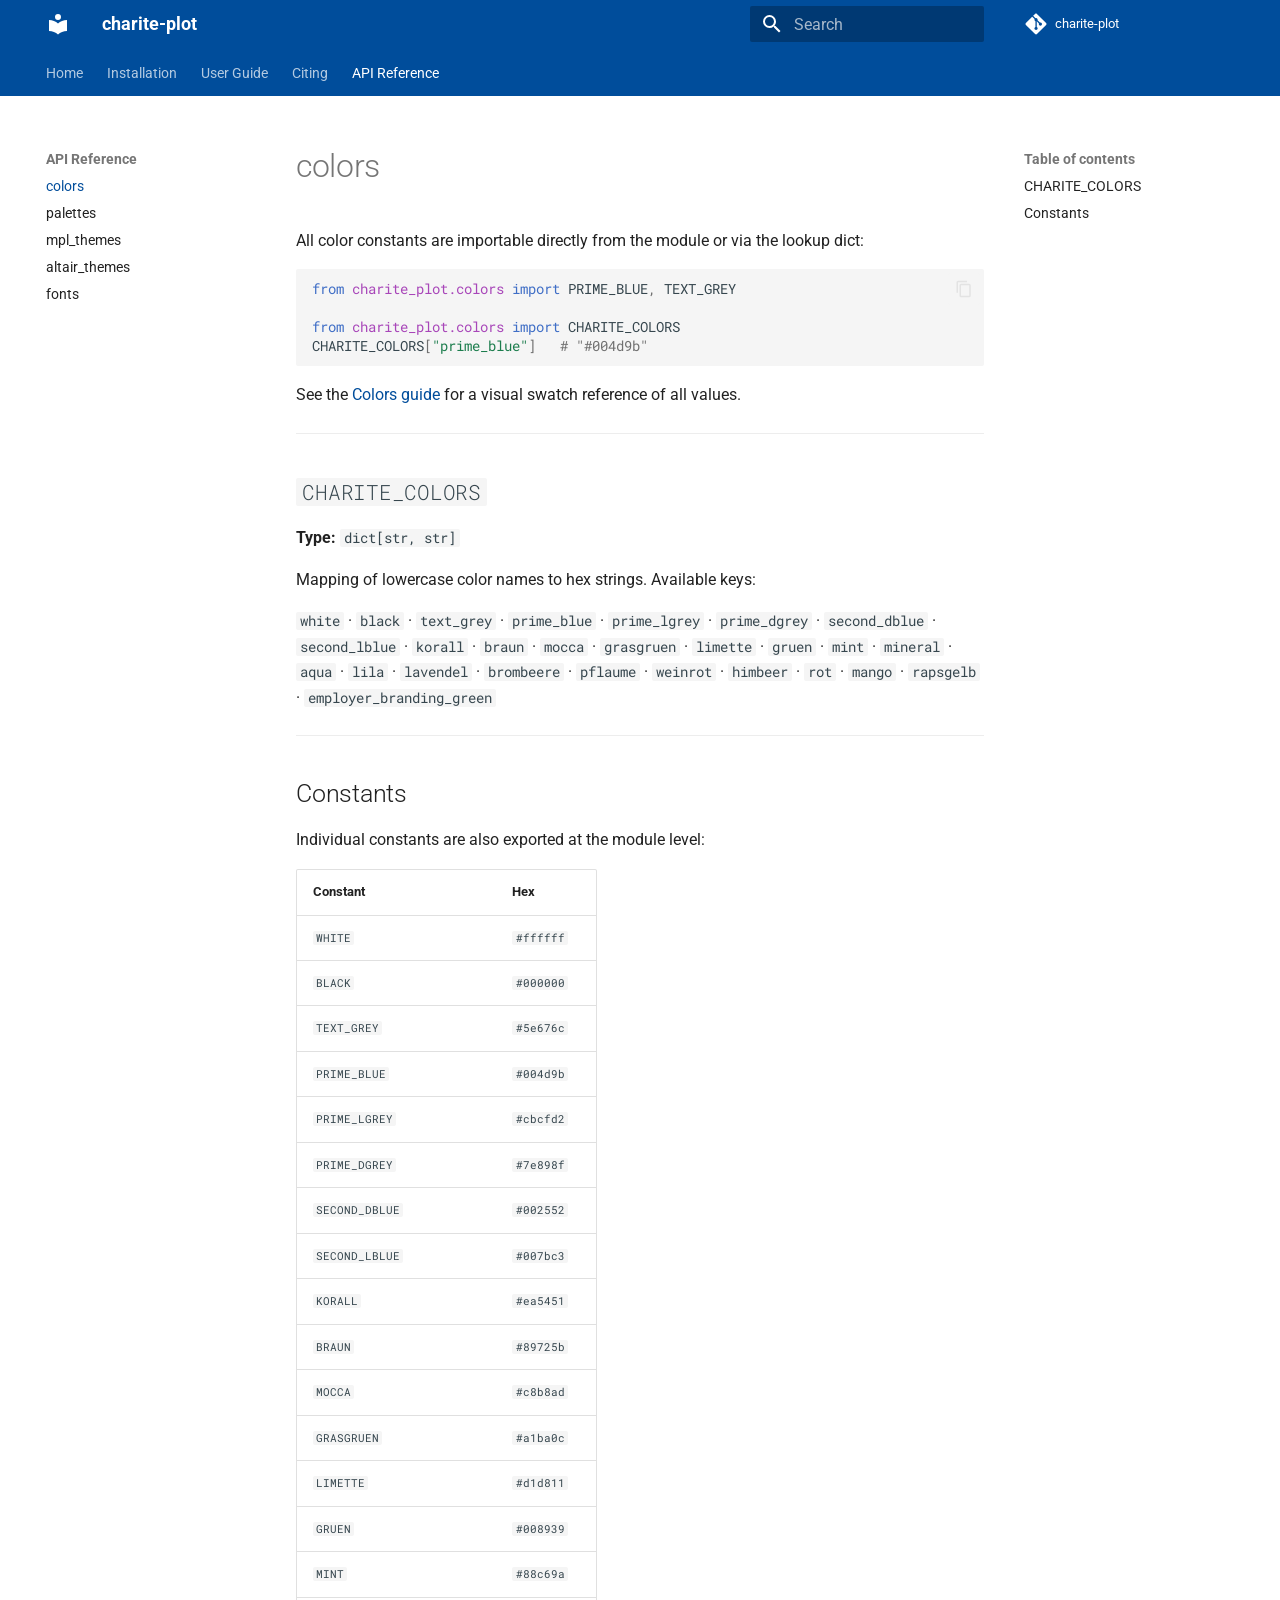
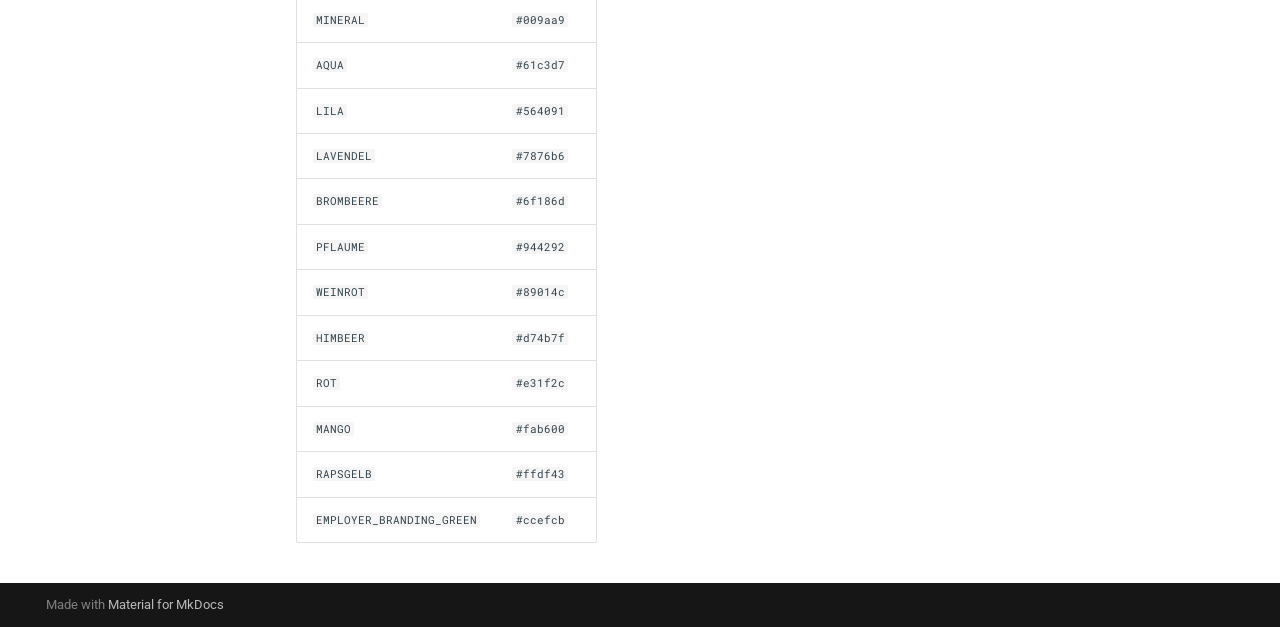
<file: api/colors/index.html>
<!doctype html>
<html lang="en" class="no-js">
  <head>
    
      <meta charset="utf-8">
      <meta name="viewport" content="width=device-width,initial-scale=1">
      
        <meta name="description" content="Matplotlib and Altair themes for Charité – Universitätsmedizin Berlin">
      
      
        <meta name="author" content="Pedram Ramezani">
      
      
      
        <link rel="prev" href="../../citing/">
      
      
        <link rel="next" href="../palettes/">
      
      
        
      
      
      <link rel="icon" href="../../assets/images/favicon.png">
      <meta name="generator" content="mkdocs-1.6.1, mkdocs-material-9.7.7">
    
    
      
        <title>colors - charite-plot</title>
      
    
    
      <link rel="stylesheet" href="../../assets/stylesheets/main.ec1eaa64.min.css">
      
        
        <link rel="stylesheet" href="../../assets/stylesheets/palette.ab4e12ef.min.css">
      
      


    
    
      
    
    
      
        
        
        <link rel="preconnect" href="https://fonts.gstatic.com" crossorigin>
        <link rel="stylesheet" href="https://fonts.googleapis.com/css?family=Roboto:300,300i,400,400i,700,700i%7CRoboto+Mono:400,400i,700,700i&display=fallback">
        <style>:root{--md-text-font:"Roboto";--md-code-font:"Roboto Mono"}</style>
      
    
    
      <link rel="stylesheet" href="../../assets/_mkdocstrings.css">
    
      <link rel="stylesheet" href="../../stylesheets/extra.css">
    
    <script>__md_scope=new URL("../..",location),__md_hash=e=>[...e].reduce(((e,_)=>(e<<5)-e+_.charCodeAt(0)),0),__md_get=(e,_=localStorage,t=__md_scope)=>JSON.parse(_.getItem(t.pathname+"."+e)),__md_set=(e,_,t=localStorage,a=__md_scope)=>{try{t.setItem(a.pathname+"."+e,JSON.stringify(_))}catch(e){}}</script>
    
      

    
    
  </head>
  
  
    
    
      
    
    
    
    
    <body dir="ltr" data-md-color-scheme="default" data-md-color-primary="custom" data-md-color-accent="custom">
  
    
    <input class="md-toggle" data-md-toggle="drawer" type="checkbox" id="__drawer" autocomplete="off">
    <input class="md-toggle" data-md-toggle="search" type="checkbox" id="__search" autocomplete="off">
    <label class="md-overlay" for="__drawer"></label>
    <div data-md-component="skip">
      
        
        <a href="#colors" class="md-skip">
          Skip to content
        </a>
      
    </div>
    <div data-md-component="announce">
      
    </div>
    
    
      

<header class="md-header" data-md-component="header">
  <nav class="md-header__inner md-grid" aria-label="Header">
    <a href="../.." title="charite-plot" class="md-header__button md-logo" aria-label="charite-plot" data-md-component="logo">
      
  
  <svg xmlns="http://www.w3.org/2000/svg" viewBox="0 0 24 24"><path d="M12 8a3 3 0 0 0 3-3 3 3 0 0 0-3-3 3 3 0 0 0-3 3 3 3 0 0 0 3 3m0 3.54C9.64 9.35 6.5 8 3 8v11c3.5 0 6.64 1.35 9 3.54 2.36-2.19 5.5-3.54 9-3.54V8c-3.5 0-6.64 1.35-9 3.54"/></svg>

    </a>
    <label class="md-header__button md-icon" for="__drawer">
      
      <svg xmlns="http://www.w3.org/2000/svg" viewBox="0 0 24 24"><path d="M3 6h18v2H3zm0 5h18v2H3zm0 5h18v2H3z"/></svg>
    </label>
    <div class="md-header__title" data-md-component="header-title">
      <div class="md-header__ellipsis">
        <div class="md-header__topic">
          <span class="md-ellipsis">
            charite-plot
          </span>
        </div>
        <div class="md-header__topic" data-md-component="header-topic">
          <span class="md-ellipsis">
            
              colors
            
          </span>
        </div>
      </div>
    </div>
    
      
        <form class="md-header__option" data-md-component="palette">
  
    
    
    
    <input class="md-option" data-md-color-media="" data-md-color-scheme="default" data-md-color-primary="custom" data-md-color-accent="custom"  aria-hidden="true"  type="radio" name="__palette" id="__palette_0">
    
  
</form>
      
    
    
      <script>var palette=__md_get("__palette");if(palette&&palette.color){if("(prefers-color-scheme)"===palette.color.media){var media=matchMedia("(prefers-color-scheme: light)"),input=document.querySelector(media.matches?"[data-md-color-media='(prefers-color-scheme: light)']":"[data-md-color-media='(prefers-color-scheme: dark)']");palette.color.media=input.getAttribute("data-md-color-media"),palette.color.scheme=input.getAttribute("data-md-color-scheme"),palette.color.primary=input.getAttribute("data-md-color-primary"),palette.color.accent=input.getAttribute("data-md-color-accent")}for(var[key,value]of Object.entries(palette.color))document.body.setAttribute("data-md-color-"+key,value)}</script>
    
    
    
      
      
        <label class="md-header__button md-icon" for="__search">
          
          <svg xmlns="http://www.w3.org/2000/svg" viewBox="0 0 24 24"><path d="M9.5 3A6.5 6.5 0 0 1 16 9.5c0 1.61-.59 3.09-1.56 4.23l.27.27h.79l5 5-1.5 1.5-5-5v-.79l-.27-.27A6.52 6.52 0 0 1 9.5 16 6.5 6.5 0 0 1 3 9.5 6.5 6.5 0 0 1 9.5 3m0 2C7 5 5 7 5 9.5S7 14 9.5 14 14 12 14 9.5 12 5 9.5 5"/></svg>
        </label>
        <div class="md-search" data-md-component="search" role="dialog">
  <label class="md-search__overlay" for="__search"></label>
  <div class="md-search__inner" role="search">
    <form class="md-search__form" name="search">
      <input type="text" class="md-search__input" name="query" aria-label="Search" placeholder="Search" autocapitalize="off" autocorrect="off" autocomplete="off" spellcheck="false" data-md-component="search-query" required>
      <label class="md-search__icon md-icon" for="__search">
        
        <svg xmlns="http://www.w3.org/2000/svg" viewBox="0 0 24 24"><path d="M9.5 3A6.5 6.5 0 0 1 16 9.5c0 1.61-.59 3.09-1.56 4.23l.27.27h.79l5 5-1.5 1.5-5-5v-.79l-.27-.27A6.52 6.52 0 0 1 9.5 16 6.5 6.5 0 0 1 3 9.5 6.5 6.5 0 0 1 9.5 3m0 2C7 5 5 7 5 9.5S7 14 9.5 14 14 12 14 9.5 12 5 9.5 5"/></svg>
        
        <svg xmlns="http://www.w3.org/2000/svg" viewBox="0 0 24 24"><path d="M20 11v2H8l5.5 5.5-1.42 1.42L4.16 12l7.92-7.92L13.5 5.5 8 11z"/></svg>
      </label>
      <nav class="md-search__options" aria-label="Search">
        
        <button type="reset" class="md-search__icon md-icon" title="Clear" aria-label="Clear" tabindex="-1">
          
          <svg xmlns="http://www.w3.org/2000/svg" viewBox="0 0 24 24"><path d="M19 6.41 17.59 5 12 10.59 6.41 5 5 6.41 10.59 12 5 17.59 6.41 19 12 13.41 17.59 19 19 17.59 13.41 12z"/></svg>
        </button>
      </nav>
      
    </form>
    <div class="md-search__output">
      <div class="md-search__scrollwrap" tabindex="0" data-md-scrollfix>
        <div class="md-search-result" data-md-component="search-result">
          <div class="md-search-result__meta">
            Initializing search
          </div>
          <ol class="md-search-result__list" role="presentation"></ol>
        </div>
      </div>
    </div>
  </div>
</div>
      
    
    
      <div class="md-header__source">
        <a href="https://github.com/pedramezani/charite-plot" title="Go to repository" class="md-source" data-md-component="source">
  <div class="md-source__icon md-icon">
    
    <svg xmlns="http://www.w3.org/2000/svg" viewBox="0 0 448 512"><!--! Font Awesome Free 7.1.0 by @fontawesome - https://fontawesome.com License - https://fontawesome.com/license/free (Icons: CC BY 4.0, Fonts: SIL OFL 1.1, Code: MIT License) Copyright 2025 Fonticons, Inc.--><path d="M439.6 236.1 244 40.5c-5.4-5.5-12.8-8.5-20.4-8.5s-15 3-20.4 8.4L162.5 81l51.5 51.5c27.1-9.1 52.7 16.8 43.4 43.7l49.7 49.7c34.2-11.8 61.2 31 35.5 56.7-26.5 26.5-70.2-2.9-56-37.3L240.3 199v121.9c25.3 12.5 22.3 41.8 9.1 55-6.4 6.4-15.2 10.1-24.3 10.1s-17.8-3.6-24.3-10.1c-17.6-17.6-11.1-46.9 11.2-56v-123c-20.8-8.5-24.6-30.7-18.6-45L142.6 101 8.5 235.1C3 240.6 0 247.9 0 255.5s3 15 8.5 20.4l195.6 195.7c5.4 5.4 12.7 8.4 20.4 8.4s15-3 20.4-8.4l194.7-194.7c5.4-5.4 8.4-12.8 8.4-20.4s-3-15-8.4-20.4"/></svg>
  </div>
  <div class="md-source__repository">
    charite-plot
  </div>
</a>
      </div>
    
  </nav>
  
</header>
    
    <div class="md-container" data-md-component="container">
      
      
        
          
            
<nav class="md-tabs" aria-label="Tabs" data-md-component="tabs">
  <div class="md-grid">
    <ul class="md-tabs__list">
      
        
  
  
  
  
    <li class="md-tabs__item">
      <a href="../.." class="md-tabs__link">
        
  
  
    
  
  Home

      </a>
    </li>
  

      
        
  
  
  
  
    <li class="md-tabs__item">
      <a href="../../installation/" class="md-tabs__link">
        
  
  
    
  
  Installation

      </a>
    </li>
  

      
        
  
  
  
  
    
    
      <li class="md-tabs__item">
        <a href="../../colors/" class="md-tabs__link">
          
  
  
  User Guide

        </a>
      </li>
    
  

      
        
  
  
  
  
    <li class="md-tabs__item">
      <a href="../../citing/" class="md-tabs__link">
        
  
  
    
  
  Citing

      </a>
    </li>
  

      
        
  
  
  
    
  
  
    
    
      <li class="md-tabs__item md-tabs__item--active">
        <a href="./" class="md-tabs__link">
          
  
  
  API Reference

        </a>
      </li>
    
  

      
    </ul>
  </div>
</nav>
          
        
      
      <main class="md-main" data-md-component="main">
        <div class="md-main__inner md-grid">
          
            
              
              <div class="md-sidebar md-sidebar--primary" data-md-component="sidebar" data-md-type="navigation" >
                <div class="md-sidebar__scrollwrap">
                  <div class="md-sidebar__inner">
                    


  


<nav class="md-nav md-nav--primary md-nav--lifted" aria-label="Navigation" data-md-level="0">
  <label class="md-nav__title" for="__drawer">
    <a href="../.." title="charite-plot" class="md-nav__button md-logo" aria-label="charite-plot" data-md-component="logo">
      
  
  <svg xmlns="http://www.w3.org/2000/svg" viewBox="0 0 24 24"><path d="M12 8a3 3 0 0 0 3-3 3 3 0 0 0-3-3 3 3 0 0 0-3 3 3 3 0 0 0 3 3m0 3.54C9.64 9.35 6.5 8 3 8v11c3.5 0 6.64 1.35 9 3.54 2.36-2.19 5.5-3.54 9-3.54V8c-3.5 0-6.64 1.35-9 3.54"/></svg>

    </a>
    charite-plot
  </label>
  
    <div class="md-nav__source">
      <a href="https://github.com/pedramezani/charite-plot" title="Go to repository" class="md-source" data-md-component="source">
  <div class="md-source__icon md-icon">
    
    <svg xmlns="http://www.w3.org/2000/svg" viewBox="0 0 448 512"><!--! Font Awesome Free 7.1.0 by @fontawesome - https://fontawesome.com License - https://fontawesome.com/license/free (Icons: CC BY 4.0, Fonts: SIL OFL 1.1, Code: MIT License) Copyright 2025 Fonticons, Inc.--><path d="M439.6 236.1 244 40.5c-5.4-5.5-12.8-8.5-20.4-8.5s-15 3-20.4 8.4L162.5 81l51.5 51.5c27.1-9.1 52.7 16.8 43.4 43.7l49.7 49.7c34.2-11.8 61.2 31 35.5 56.7-26.5 26.5-70.2-2.9-56-37.3L240.3 199v121.9c25.3 12.5 22.3 41.8 9.1 55-6.4 6.4-15.2 10.1-24.3 10.1s-17.8-3.6-24.3-10.1c-17.6-17.6-11.1-46.9 11.2-56v-123c-20.8-8.5-24.6-30.7-18.6-45L142.6 101 8.5 235.1C3 240.6 0 247.9 0 255.5s3 15 8.5 20.4l195.6 195.7c5.4 5.4 12.7 8.4 20.4 8.4s15-3 20.4-8.4l194.7-194.7c5.4-5.4 8.4-12.8 8.4-20.4s-3-15-8.4-20.4"/></svg>
  </div>
  <div class="md-source__repository">
    charite-plot
  </div>
</a>
    </div>
  
  <ul class="md-nav__list" data-md-scrollfix>
    
      
      
  
  
  
  
    <li class="md-nav__item">
      <a href="../.." class="md-nav__link">
        
  
  
  <span class="md-ellipsis">
    
  
    Home
  

    
  </span>
  
  

      </a>
    </li>
  

    
      
      
  
  
  
  
    <li class="md-nav__item">
      <a href="../../installation/" class="md-nav__link">
        
  
  
  <span class="md-ellipsis">
    
  
    Installation
  

    
  </span>
  
  

      </a>
    </li>
  

    
      
      
  
  
  
  
    
    
    
    
      
      
        
      
    
    
    <li class="md-nav__item md-nav__item--nested">
      
        
        
        <input class="md-nav__toggle md-toggle " type="checkbox" id="__nav_3" >
        
          
          <label class="md-nav__link" for="__nav_3" id="__nav_3_label" tabindex="0">
            
  
  
  <span class="md-ellipsis">
    
  
    User Guide
  

    
  </span>
  
  

            <span class="md-nav__icon md-icon"></span>
          </label>
        
        <nav class="md-nav" data-md-level="1" aria-labelledby="__nav_3_label" aria-expanded="false">
          <label class="md-nav__title" for="__nav_3">
            <span class="md-nav__icon md-icon"></span>
            
  
    User Guide
  

          </label>
          <ul class="md-nav__list" data-md-scrollfix>
            
              
                
  
  
  
  
    <li class="md-nav__item">
      <a href="../../colors/" class="md-nav__link">
        
  
  
  <span class="md-ellipsis">
    
  
    Colors
  

    
  </span>
  
  

      </a>
    </li>
  

              
            
              
                
  
  
  
  
    <li class="md-nav__item">
      <a href="../../palettes/" class="md-nav__link">
        
  
  
  <span class="md-ellipsis">
    
  
    Palettes
  

    
  </span>
  
  

      </a>
    </li>
  

              
            
              
                
  
  
  
  
    <li class="md-nav__item">
      <a href="../../matplotlib/" class="md-nav__link">
        
  
  
  <span class="md-ellipsis">
    
  
    Matplotlib
  

    
  </span>
  
  

      </a>
    </li>
  

              
            
              
                
  
  
  
  
    <li class="md-nav__item">
      <a href="../../altair/" class="md-nav__link">
        
  
  
  <span class="md-ellipsis">
    
  
    Altair
  

    
  </span>
  
  

      </a>
    </li>
  

              
            
          </ul>
        </nav>
      
    </li>
  

    
      
      
  
  
  
  
    <li class="md-nav__item">
      <a href="../../citing/" class="md-nav__link">
        
  
  
  <span class="md-ellipsis">
    
  
    Citing
  

    
  </span>
  
  

      </a>
    </li>
  

    
      
      
  
  
    
  
  
  
    
    
    
    
      
        
        
      
      
        
      
    
    
    <li class="md-nav__item md-nav__item--active md-nav__item--section md-nav__item--nested">
      
        
        
        <input class="md-nav__toggle md-toggle " type="checkbox" id="__nav_5" checked>
        
          
          <label class="md-nav__link" for="__nav_5" id="__nav_5_label" tabindex="">
            
  
  
  <span class="md-ellipsis">
    
  
    API Reference
  

    
  </span>
  
  

            <span class="md-nav__icon md-icon"></span>
          </label>
        
        <nav class="md-nav" data-md-level="1" aria-labelledby="__nav_5_label" aria-expanded="true">
          <label class="md-nav__title" for="__nav_5">
            <span class="md-nav__icon md-icon"></span>
            
  
    API Reference
  

          </label>
          <ul class="md-nav__list" data-md-scrollfix>
            
              
                
  
  
    
  
  
  
    <li class="md-nav__item md-nav__item--active">
      
      <input class="md-nav__toggle md-toggle" type="checkbox" id="__toc">
      
      
        
      
      
        <label class="md-nav__link md-nav__link--active" for="__toc">
          
  
  
  <span class="md-ellipsis">
    
  
    colors
  

    
  </span>
  
  

          <span class="md-nav__icon md-icon"></span>
        </label>
      
      <a href="./" class="md-nav__link md-nav__link--active">
        
  
  
  <span class="md-ellipsis">
    
  
    colors
  

    
  </span>
  
  

      </a>
      
        

<nav class="md-nav md-nav--secondary" aria-label="Table of contents">
  
  
  
    
  
  
    <label class="md-nav__title" for="__toc">
      <span class="md-nav__icon md-icon"></span>
      Table of contents
    </label>
    <ul class="md-nav__list" data-md-component="toc" data-md-scrollfix>
      
        <li class="md-nav__item">
  <a href="#charite_colors" class="md-nav__link">
    <span class="md-ellipsis">
      
        CHARITE_COLORS
      
    </span>
  </a>
  
</li>
      
        <li class="md-nav__item">
  <a href="#constants" class="md-nav__link">
    <span class="md-ellipsis">
      
        Constants
      
    </span>
  </a>
  
</li>
      
    </ul>
  
</nav>
      
    </li>
  

              
            
              
                
  
  
  
  
    <li class="md-nav__item">
      <a href="../palettes/" class="md-nav__link">
        
  
  
  <span class="md-ellipsis">
    
  
    palettes
  

    
  </span>
  
  

      </a>
    </li>
  

              
            
              
                
  
  
  
  
    <li class="md-nav__item">
      <a href="../mpl_themes/" class="md-nav__link">
        
  
  
  <span class="md-ellipsis">
    
  
    mpl_themes
  

    
  </span>
  
  

      </a>
    </li>
  

              
            
              
                
  
  
  
  
    <li class="md-nav__item">
      <a href="../altair_themes/" class="md-nav__link">
        
  
  
  <span class="md-ellipsis">
    
  
    altair_themes
  

    
  </span>
  
  

      </a>
    </li>
  

              
            
              
                
  
  
  
  
    <li class="md-nav__item">
      <a href="../fonts/" class="md-nav__link">
        
  
  
  <span class="md-ellipsis">
    
  
    fonts
  

    
  </span>
  
  

      </a>
    </li>
  

              
            
          </ul>
        </nav>
      
    </li>
  

    
  </ul>
</nav>
                  </div>
                </div>
              </div>
            
            
              
              <div class="md-sidebar md-sidebar--secondary" data-md-component="sidebar" data-md-type="toc" >
                <div class="md-sidebar__scrollwrap">
                  <div class="md-sidebar__inner">
                    

<nav class="md-nav md-nav--secondary" aria-label="Table of contents">
  
  
  
    
  
  
    <label class="md-nav__title" for="__toc">
      <span class="md-nav__icon md-icon"></span>
      Table of contents
    </label>
    <ul class="md-nav__list" data-md-component="toc" data-md-scrollfix>
      
        <li class="md-nav__item">
  <a href="#charite_colors" class="md-nav__link">
    <span class="md-ellipsis">
      
        CHARITE_COLORS
      
    </span>
  </a>
  
</li>
      
        <li class="md-nav__item">
  <a href="#constants" class="md-nav__link">
    <span class="md-ellipsis">
      
        Constants
      
    </span>
  </a>
  
</li>
      
    </ul>
  
</nav>
                  </div>
                </div>
              </div>
            
          
          
            <div class="md-content" data-md-component="content">
              
              <article class="md-content__inner md-typeset">
                
                  


  
  


<h1 id="colors">colors</h1>
<p>All color constants are importable directly from the module or via the lookup dict:</p>
<div class="language-python highlight"><pre><span></span><code><span id="__span-0-1"><a id="__codelineno-0-1" name="__codelineno-0-1" href="#__codelineno-0-1"></a><span class="kn">from</span><span class="w"> </span><span class="nn">charite_plot.colors</span><span class="w"> </span><span class="kn">import</span> <span class="n">PRIME_BLUE</span><span class="p">,</span> <span class="n">TEXT_GREY</span>
</span><span id="__span-0-2"><a id="__codelineno-0-2" name="__codelineno-0-2" href="#__codelineno-0-2"></a>
</span><span id="__span-0-3"><a id="__codelineno-0-3" name="__codelineno-0-3" href="#__codelineno-0-3"></a><span class="kn">from</span><span class="w"> </span><span class="nn">charite_plot.colors</span><span class="w"> </span><span class="kn">import</span> <span class="n">CHARITE_COLORS</span>
</span><span id="__span-0-4"><a id="__codelineno-0-4" name="__codelineno-0-4" href="#__codelineno-0-4"></a><span class="n">CHARITE_COLORS</span><span class="p">[</span><span class="s2">&quot;prime_blue&quot;</span><span class="p">]</span>   <span class="c1"># &quot;#004d9b&quot;</span>
</span></code></pre></div>
<p>See the <a href="../../colors/">Colors guide</a> for a visual swatch reference of all values.</p>
<hr />
<h2 id="charite_colors"><code>CHARITE_COLORS</code></h2>
<p><strong>Type:</strong> <code>dict[str, str]</code></p>
<p>Mapping of lowercase color names to hex strings. Available keys:</p>
<p><code>white</code> · <code>black</code> · <code>text_grey</code> · <code>prime_blue</code> · <code>prime_lgrey</code> · <code>prime_dgrey</code> · <code>second_dblue</code> · <code>second_lblue</code> · <code>korall</code> · <code>braun</code> · <code>mocca</code> · <code>grasgruen</code> · <code>limette</code> · <code>gruen</code> · <code>mint</code> · <code>mineral</code> · <code>aqua</code> · <code>lila</code> · <code>lavendel</code> · <code>brombeere</code> · <code>pflaume</code> · <code>weinrot</code> · <code>himbeer</code> · <code>rot</code> · <code>mango</code> · <code>rapsgelb</code> · <code>employer_branding_green</code></p>
<hr />
<h2 id="constants">Constants</h2>
<p>Individual constants are also exported at the module level:</p>
<table>
<thead>
<tr>
<th>Constant</th>
<th>Hex</th>
</tr>
</thead>
<tbody>
<tr>
<td><code>WHITE</code></td>
<td><code>#ffffff</code></td>
</tr>
<tr>
<td><code>BLACK</code></td>
<td><code>#000000</code></td>
</tr>
<tr>
<td><code>TEXT_GREY</code></td>
<td><code>#5e676c</code></td>
</tr>
<tr>
<td><code>PRIME_BLUE</code></td>
<td><code>#004d9b</code></td>
</tr>
<tr>
<td><code>PRIME_LGREY</code></td>
<td><code>#cbcfd2</code></td>
</tr>
<tr>
<td><code>PRIME_DGREY</code></td>
<td><code>#7e898f</code></td>
</tr>
<tr>
<td><code>SECOND_DBLUE</code></td>
<td><code>#002552</code></td>
</tr>
<tr>
<td><code>SECOND_LBLUE</code></td>
<td><code>#007bc3</code></td>
</tr>
<tr>
<td><code>KORALL</code></td>
<td><code>#ea5451</code></td>
</tr>
<tr>
<td><code>BRAUN</code></td>
<td><code>#89725b</code></td>
</tr>
<tr>
<td><code>MOCCA</code></td>
<td><code>#c8b8ad</code></td>
</tr>
<tr>
<td><code>GRASGRUEN</code></td>
<td><code>#a1ba0c</code></td>
</tr>
<tr>
<td><code>LIMETTE</code></td>
<td><code>#d1d811</code></td>
</tr>
<tr>
<td><code>GRUEN</code></td>
<td><code>#008939</code></td>
</tr>
<tr>
<td><code>MINT</code></td>
<td><code>#88c69a</code></td>
</tr>
<tr>
<td><code>MINERAL</code></td>
<td><code>#009aa9</code></td>
</tr>
<tr>
<td><code>AQUA</code></td>
<td><code>#61c3d7</code></td>
</tr>
<tr>
<td><code>LILA</code></td>
<td><code>#564091</code></td>
</tr>
<tr>
<td><code>LAVENDEL</code></td>
<td><code>#7876b6</code></td>
</tr>
<tr>
<td><code>BROMBEERE</code></td>
<td><code>#6f186d</code></td>
</tr>
<tr>
<td><code>PFLAUME</code></td>
<td><code>#944292</code></td>
</tr>
<tr>
<td><code>WEINROT</code></td>
<td><code>#89014c</code></td>
</tr>
<tr>
<td><code>HIMBEER</code></td>
<td><code>#d74b7f</code></td>
</tr>
<tr>
<td><code>ROT</code></td>
<td><code>#e31f2c</code></td>
</tr>
<tr>
<td><code>MANGO</code></td>
<td><code>#fab600</code></td>
</tr>
<tr>
<td><code>RAPSGELB</code></td>
<td><code>#ffdf43</code></td>
</tr>
<tr>
<td><code>EMPLOYER_BRANDING_GREEN</code></td>
<td><code>#ccefcb</code></td>
</tr>
</tbody>
</table>












                
              </article>
            </div>
          
          
<script>var target=document.getElementById(location.hash.slice(1));target&&target.name&&(target.checked=target.name.startsWith("__tabbed_"))</script>
        </div>
        
          <button type="button" class="md-top md-icon" data-md-component="top" hidden>
  
  <svg xmlns="http://www.w3.org/2000/svg" viewBox="0 0 24 24"><path d="M13 20h-2V8l-5.5 5.5-1.42-1.42L12 4.16l7.92 7.92-1.42 1.42L13 8z"/></svg>
  Back to top
</button>
        
      </main>
      
        <footer class="md-footer">
  
  <div class="md-footer-meta md-typeset">
    <div class="md-footer-meta__inner md-grid">
      <div class="md-copyright">
  
  
    Made with
    <a href="https://squidfunk.github.io/mkdocs-material/" target="_blank" rel="noopener">
      Material for MkDocs
    </a>
  
</div>
      
    </div>
  </div>
</footer>
      
    </div>
    <div class="md-dialog" data-md-component="dialog">
      <div class="md-dialog__inner md-typeset"></div>
    </div>
    
    
    
      
      
      <script id="__config" type="application/json">{"annotate": null, "base": "../..", "features": ["navigation.tabs", "navigation.sections", "navigation.top", "toc.follow", "content.code.copy", "content.code.annotate"], "search": "../../assets/javascripts/workers/search.2c215733.min.js", "tags": null, "translations": {"clipboard.copied": "Copied to clipboard", "clipboard.copy": "Copy to clipboard", "search.result.more.one": "1 more on this page", "search.result.more.other": "# more on this page", "search.result.none": "No matching documents", "search.result.one": "1 matching document", "search.result.other": "# matching documents", "search.result.placeholder": "Type to start searching", "search.result.term.missing": "Missing", "select.version": "Select version"}, "version": null}</script>
    
    
      <script src="../../assets/javascripts/bundle.d7400e89.min.js"></script>
      
    
  </body>
</html>
</file>
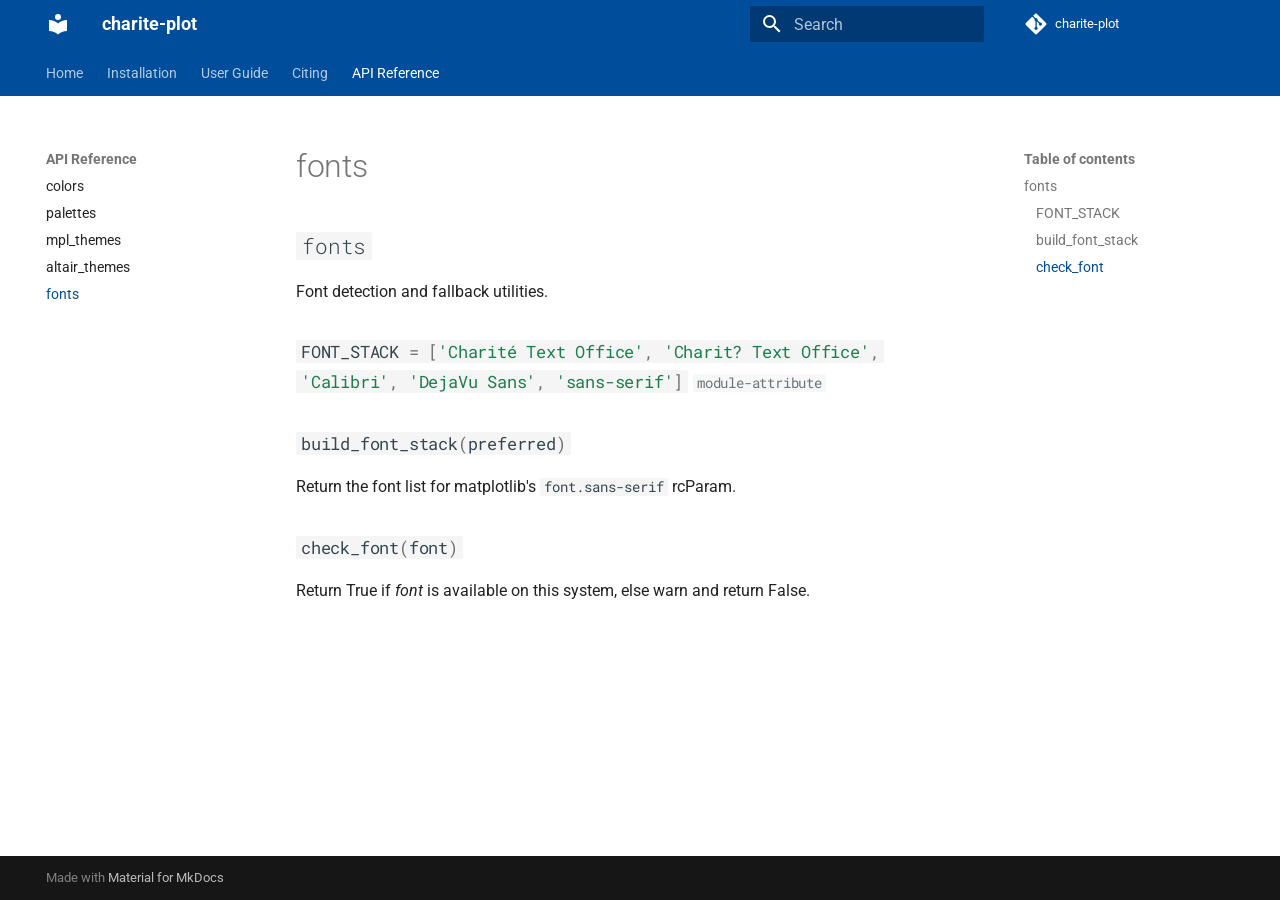
<file: api/fonts/index.html>
<!doctype html>
<html lang="en" class="no-js">
  <head>
    
      <meta charset="utf-8">
      <meta name="viewport" content="width=device-width,initial-scale=1">
      
        <meta name="description" content="Matplotlib and Altair themes for Charité – Universitätsmedizin Berlin">
      
      
        <meta name="author" content="Pedram Ramezani">
      
      
      
        <link rel="prev" href="../altair_themes/">
      
      
      
        
      
      
      <link rel="icon" href="../../assets/images/favicon.png">
      <meta name="generator" content="mkdocs-1.6.1, mkdocs-material-9.7.7">
    
    
      
        <title>fonts - charite-plot</title>
      
    
    
      <link rel="stylesheet" href="../../assets/stylesheets/main.ec1eaa64.min.css">
      
        
        <link rel="stylesheet" href="../../assets/stylesheets/palette.ab4e12ef.min.css">
      
      


    
    
      
    
    
      
        
        
        <link rel="preconnect" href="https://fonts.gstatic.com" crossorigin>
        <link rel="stylesheet" href="https://fonts.googleapis.com/css?family=Roboto:300,300i,400,400i,700,700i%7CRoboto+Mono:400,400i,700,700i&display=fallback">
        <style>:root{--md-text-font:"Roboto";--md-code-font:"Roboto Mono"}</style>
      
    
    
      <link rel="stylesheet" href="../../assets/_mkdocstrings.css">
    
      <link rel="stylesheet" href="../../stylesheets/extra.css">
    
    <script>__md_scope=new URL("../..",location),__md_hash=e=>[...e].reduce(((e,_)=>(e<<5)-e+_.charCodeAt(0)),0),__md_get=(e,_=localStorage,t=__md_scope)=>JSON.parse(_.getItem(t.pathname+"."+e)),__md_set=(e,_,t=localStorage,a=__md_scope)=>{try{t.setItem(a.pathname+"."+e,JSON.stringify(_))}catch(e){}}</script>
    
      

    
    
  </head>
  
  
    
    
      
    
    
    
    
    <body dir="ltr" data-md-color-scheme="default" data-md-color-primary="custom" data-md-color-accent="custom">
  
    
    <input class="md-toggle" data-md-toggle="drawer" type="checkbox" id="__drawer" autocomplete="off">
    <input class="md-toggle" data-md-toggle="search" type="checkbox" id="__search" autocomplete="off">
    <label class="md-overlay" for="__drawer"></label>
    <div data-md-component="skip">
      
        
        <a href="#fonts" class="md-skip">
          Skip to content
        </a>
      
    </div>
    <div data-md-component="announce">
      
    </div>
    
    
      

<header class="md-header" data-md-component="header">
  <nav class="md-header__inner md-grid" aria-label="Header">
    <a href="../.." title="charite-plot" class="md-header__button md-logo" aria-label="charite-plot" data-md-component="logo">
      
  
  <svg xmlns="http://www.w3.org/2000/svg" viewBox="0 0 24 24"><path d="M12 8a3 3 0 0 0 3-3 3 3 0 0 0-3-3 3 3 0 0 0-3 3 3 3 0 0 0 3 3m0 3.54C9.64 9.35 6.5 8 3 8v11c3.5 0 6.64 1.35 9 3.54 2.36-2.19 5.5-3.54 9-3.54V8c-3.5 0-6.64 1.35-9 3.54"/></svg>

    </a>
    <label class="md-header__button md-icon" for="__drawer">
      
      <svg xmlns="http://www.w3.org/2000/svg" viewBox="0 0 24 24"><path d="M3 6h18v2H3zm0 5h18v2H3zm0 5h18v2H3z"/></svg>
    </label>
    <div class="md-header__title" data-md-component="header-title">
      <div class="md-header__ellipsis">
        <div class="md-header__topic">
          <span class="md-ellipsis">
            charite-plot
          </span>
        </div>
        <div class="md-header__topic" data-md-component="header-topic">
          <span class="md-ellipsis">
            
              fonts
            
          </span>
        </div>
      </div>
    </div>
    
      
        <form class="md-header__option" data-md-component="palette">
  
    
    
    
    <input class="md-option" data-md-color-media="" data-md-color-scheme="default" data-md-color-primary="custom" data-md-color-accent="custom"  aria-hidden="true"  type="radio" name="__palette" id="__palette_0">
    
  
</form>
      
    
    
      <script>var palette=__md_get("__palette");if(palette&&palette.color){if("(prefers-color-scheme)"===palette.color.media){var media=matchMedia("(prefers-color-scheme: light)"),input=document.querySelector(media.matches?"[data-md-color-media='(prefers-color-scheme: light)']":"[data-md-color-media='(prefers-color-scheme: dark)']");palette.color.media=input.getAttribute("data-md-color-media"),palette.color.scheme=input.getAttribute("data-md-color-scheme"),palette.color.primary=input.getAttribute("data-md-color-primary"),palette.color.accent=input.getAttribute("data-md-color-accent")}for(var[key,value]of Object.entries(palette.color))document.body.setAttribute("data-md-color-"+key,value)}</script>
    
    
    
      
      
        <label class="md-header__button md-icon" for="__search">
          
          <svg xmlns="http://www.w3.org/2000/svg" viewBox="0 0 24 24"><path d="M9.5 3A6.5 6.5 0 0 1 16 9.5c0 1.61-.59 3.09-1.56 4.23l.27.27h.79l5 5-1.5 1.5-5-5v-.79l-.27-.27A6.52 6.52 0 0 1 9.5 16 6.5 6.5 0 0 1 3 9.5 6.5 6.5 0 0 1 9.5 3m0 2C7 5 5 7 5 9.5S7 14 9.5 14 14 12 14 9.5 12 5 9.5 5"/></svg>
        </label>
        <div class="md-search" data-md-component="search" role="dialog">
  <label class="md-search__overlay" for="__search"></label>
  <div class="md-search__inner" role="search">
    <form class="md-search__form" name="search">
      <input type="text" class="md-search__input" name="query" aria-label="Search" placeholder="Search" autocapitalize="off" autocorrect="off" autocomplete="off" spellcheck="false" data-md-component="search-query" required>
      <label class="md-search__icon md-icon" for="__search">
        
        <svg xmlns="http://www.w3.org/2000/svg" viewBox="0 0 24 24"><path d="M9.5 3A6.5 6.5 0 0 1 16 9.5c0 1.61-.59 3.09-1.56 4.23l.27.27h.79l5 5-1.5 1.5-5-5v-.79l-.27-.27A6.52 6.52 0 0 1 9.5 16 6.5 6.5 0 0 1 3 9.5 6.5 6.5 0 0 1 9.5 3m0 2C7 5 5 7 5 9.5S7 14 9.5 14 14 12 14 9.5 12 5 9.5 5"/></svg>
        
        <svg xmlns="http://www.w3.org/2000/svg" viewBox="0 0 24 24"><path d="M20 11v2H8l5.5 5.5-1.42 1.42L4.16 12l7.92-7.92L13.5 5.5 8 11z"/></svg>
      </label>
      <nav class="md-search__options" aria-label="Search">
        
        <button type="reset" class="md-search__icon md-icon" title="Clear" aria-label="Clear" tabindex="-1">
          
          <svg xmlns="http://www.w3.org/2000/svg" viewBox="0 0 24 24"><path d="M19 6.41 17.59 5 12 10.59 6.41 5 5 6.41 10.59 12 5 17.59 6.41 19 12 13.41 17.59 19 19 17.59 13.41 12z"/></svg>
        </button>
      </nav>
      
    </form>
    <div class="md-search__output">
      <div class="md-search__scrollwrap" tabindex="0" data-md-scrollfix>
        <div class="md-search-result" data-md-component="search-result">
          <div class="md-search-result__meta">
            Initializing search
          </div>
          <ol class="md-search-result__list" role="presentation"></ol>
        </div>
      </div>
    </div>
  </div>
</div>
      
    
    
      <div class="md-header__source">
        <a href="https://github.com/pedramezani/charite-plot" title="Go to repository" class="md-source" data-md-component="source">
  <div class="md-source__icon md-icon">
    
    <svg xmlns="http://www.w3.org/2000/svg" viewBox="0 0 448 512"><!--! Font Awesome Free 7.1.0 by @fontawesome - https://fontawesome.com License - https://fontawesome.com/license/free (Icons: CC BY 4.0, Fonts: SIL OFL 1.1, Code: MIT License) Copyright 2025 Fonticons, Inc.--><path d="M439.6 236.1 244 40.5c-5.4-5.5-12.8-8.5-20.4-8.5s-15 3-20.4 8.4L162.5 81l51.5 51.5c27.1-9.1 52.7 16.8 43.4 43.7l49.7 49.7c34.2-11.8 61.2 31 35.5 56.7-26.5 26.5-70.2-2.9-56-37.3L240.3 199v121.9c25.3 12.5 22.3 41.8 9.1 55-6.4 6.4-15.2 10.1-24.3 10.1s-17.8-3.6-24.3-10.1c-17.6-17.6-11.1-46.9 11.2-56v-123c-20.8-8.5-24.6-30.7-18.6-45L142.6 101 8.5 235.1C3 240.6 0 247.9 0 255.5s3 15 8.5 20.4l195.6 195.7c5.4 5.4 12.7 8.4 20.4 8.4s15-3 20.4-8.4l194.7-194.7c5.4-5.4 8.4-12.8 8.4-20.4s-3-15-8.4-20.4"/></svg>
  </div>
  <div class="md-source__repository">
    charite-plot
  </div>
</a>
      </div>
    
  </nav>
  
</header>
    
    <div class="md-container" data-md-component="container">
      
      
        
          
            
<nav class="md-tabs" aria-label="Tabs" data-md-component="tabs">
  <div class="md-grid">
    <ul class="md-tabs__list">
      
        
  
  
  
  
    <li class="md-tabs__item">
      <a href="../.." class="md-tabs__link">
        
  
  
    
  
  Home

      </a>
    </li>
  

      
        
  
  
  
  
    <li class="md-tabs__item">
      <a href="../../installation/" class="md-tabs__link">
        
  
  
    
  
  Installation

      </a>
    </li>
  

      
        
  
  
  
  
    
    
      <li class="md-tabs__item">
        <a href="../../colors/" class="md-tabs__link">
          
  
  
  User Guide

        </a>
      </li>
    
  

      
        
  
  
  
  
    <li class="md-tabs__item">
      <a href="../../citing/" class="md-tabs__link">
        
  
  
    
  
  Citing

      </a>
    </li>
  

      
        
  
  
  
    
  
  
    
    
      <li class="md-tabs__item md-tabs__item--active">
        <a href="../colors/" class="md-tabs__link">
          
  
  
  API Reference

        </a>
      </li>
    
  

      
    </ul>
  </div>
</nav>
          
        
      
      <main class="md-main" data-md-component="main">
        <div class="md-main__inner md-grid">
          
            
              
              <div class="md-sidebar md-sidebar--primary" data-md-component="sidebar" data-md-type="navigation" >
                <div class="md-sidebar__scrollwrap">
                  <div class="md-sidebar__inner">
                    


  


<nav class="md-nav md-nav--primary md-nav--lifted" aria-label="Navigation" data-md-level="0">
  <label class="md-nav__title" for="__drawer">
    <a href="../.." title="charite-plot" class="md-nav__button md-logo" aria-label="charite-plot" data-md-component="logo">
      
  
  <svg xmlns="http://www.w3.org/2000/svg" viewBox="0 0 24 24"><path d="M12 8a3 3 0 0 0 3-3 3 3 0 0 0-3-3 3 3 0 0 0-3 3 3 3 0 0 0 3 3m0 3.54C9.64 9.35 6.5 8 3 8v11c3.5 0 6.64 1.35 9 3.54 2.36-2.19 5.5-3.54 9-3.54V8c-3.5 0-6.64 1.35-9 3.54"/></svg>

    </a>
    charite-plot
  </label>
  
    <div class="md-nav__source">
      <a href="https://github.com/pedramezani/charite-plot" title="Go to repository" class="md-source" data-md-component="source">
  <div class="md-source__icon md-icon">
    
    <svg xmlns="http://www.w3.org/2000/svg" viewBox="0 0 448 512"><!--! Font Awesome Free 7.1.0 by @fontawesome - https://fontawesome.com License - https://fontawesome.com/license/free (Icons: CC BY 4.0, Fonts: SIL OFL 1.1, Code: MIT License) Copyright 2025 Fonticons, Inc.--><path d="M439.6 236.1 244 40.5c-5.4-5.5-12.8-8.5-20.4-8.5s-15 3-20.4 8.4L162.5 81l51.5 51.5c27.1-9.1 52.7 16.8 43.4 43.7l49.7 49.7c34.2-11.8 61.2 31 35.5 56.7-26.5 26.5-70.2-2.9-56-37.3L240.3 199v121.9c25.3 12.5 22.3 41.8 9.1 55-6.4 6.4-15.2 10.1-24.3 10.1s-17.8-3.6-24.3-10.1c-17.6-17.6-11.1-46.9 11.2-56v-123c-20.8-8.5-24.6-30.7-18.6-45L142.6 101 8.5 235.1C3 240.6 0 247.9 0 255.5s3 15 8.5 20.4l195.6 195.7c5.4 5.4 12.7 8.4 20.4 8.4s15-3 20.4-8.4l194.7-194.7c5.4-5.4 8.4-12.8 8.4-20.4s-3-15-8.4-20.4"/></svg>
  </div>
  <div class="md-source__repository">
    charite-plot
  </div>
</a>
    </div>
  
  <ul class="md-nav__list" data-md-scrollfix>
    
      
      
  
  
  
  
    <li class="md-nav__item">
      <a href="../.." class="md-nav__link">
        
  
  
  <span class="md-ellipsis">
    
  
    Home
  

    
  </span>
  
  

      </a>
    </li>
  

    
      
      
  
  
  
  
    <li class="md-nav__item">
      <a href="../../installation/" class="md-nav__link">
        
  
  
  <span class="md-ellipsis">
    
  
    Installation
  

    
  </span>
  
  

      </a>
    </li>
  

    
      
      
  
  
  
  
    
    
    
    
      
      
        
      
    
    
    <li class="md-nav__item md-nav__item--nested">
      
        
        
        <input class="md-nav__toggle md-toggle " type="checkbox" id="__nav_3" >
        
          
          <label class="md-nav__link" for="__nav_3" id="__nav_3_label" tabindex="0">
            
  
  
  <span class="md-ellipsis">
    
  
    User Guide
  

    
  </span>
  
  

            <span class="md-nav__icon md-icon"></span>
          </label>
        
        <nav class="md-nav" data-md-level="1" aria-labelledby="__nav_3_label" aria-expanded="false">
          <label class="md-nav__title" for="__nav_3">
            <span class="md-nav__icon md-icon"></span>
            
  
    User Guide
  

          </label>
          <ul class="md-nav__list" data-md-scrollfix>
            
              
                
  
  
  
  
    <li class="md-nav__item">
      <a href="../../colors/" class="md-nav__link">
        
  
  
  <span class="md-ellipsis">
    
  
    Colors
  

    
  </span>
  
  

      </a>
    </li>
  

              
            
              
                
  
  
  
  
    <li class="md-nav__item">
      <a href="../../palettes/" class="md-nav__link">
        
  
  
  <span class="md-ellipsis">
    
  
    Palettes
  

    
  </span>
  
  

      </a>
    </li>
  

              
            
              
                
  
  
  
  
    <li class="md-nav__item">
      <a href="../../matplotlib/" class="md-nav__link">
        
  
  
  <span class="md-ellipsis">
    
  
    Matplotlib
  

    
  </span>
  
  

      </a>
    </li>
  

              
            
              
                
  
  
  
  
    <li class="md-nav__item">
      <a href="../../altair/" class="md-nav__link">
        
  
  
  <span class="md-ellipsis">
    
  
    Altair
  

    
  </span>
  
  

      </a>
    </li>
  

              
            
          </ul>
        </nav>
      
    </li>
  

    
      
      
  
  
  
  
    <li class="md-nav__item">
      <a href="../../citing/" class="md-nav__link">
        
  
  
  <span class="md-ellipsis">
    
  
    Citing
  

    
  </span>
  
  

      </a>
    </li>
  

    
      
      
  
  
    
  
  
  
    
    
    
    
      
        
        
      
      
        
      
    
    
    <li class="md-nav__item md-nav__item--active md-nav__item--section md-nav__item--nested">
      
        
        
        <input class="md-nav__toggle md-toggle " type="checkbox" id="__nav_5" checked>
        
          
          <label class="md-nav__link" for="__nav_5" id="__nav_5_label" tabindex="">
            
  
  
  <span class="md-ellipsis">
    
  
    API Reference
  

    
  </span>
  
  

            <span class="md-nav__icon md-icon"></span>
          </label>
        
        <nav class="md-nav" data-md-level="1" aria-labelledby="__nav_5_label" aria-expanded="true">
          <label class="md-nav__title" for="__nav_5">
            <span class="md-nav__icon md-icon"></span>
            
  
    API Reference
  

          </label>
          <ul class="md-nav__list" data-md-scrollfix>
            
              
                
  
  
  
  
    <li class="md-nav__item">
      <a href="../colors/" class="md-nav__link">
        
  
  
  <span class="md-ellipsis">
    
  
    colors
  

    
  </span>
  
  

      </a>
    </li>
  

              
            
              
                
  
  
  
  
    <li class="md-nav__item">
      <a href="../palettes/" class="md-nav__link">
        
  
  
  <span class="md-ellipsis">
    
  
    palettes
  

    
  </span>
  
  

      </a>
    </li>
  

              
            
              
                
  
  
  
  
    <li class="md-nav__item">
      <a href="../mpl_themes/" class="md-nav__link">
        
  
  
  <span class="md-ellipsis">
    
  
    mpl_themes
  

    
  </span>
  
  

      </a>
    </li>
  

              
            
              
                
  
  
  
  
    <li class="md-nav__item">
      <a href="../altair_themes/" class="md-nav__link">
        
  
  
  <span class="md-ellipsis">
    
  
    altair_themes
  

    
  </span>
  
  

      </a>
    </li>
  

              
            
              
                
  
  
    
  
  
  
    <li class="md-nav__item md-nav__item--active">
      
      <input class="md-nav__toggle md-toggle" type="checkbox" id="__toc">
      
      
        
      
      
        <label class="md-nav__link md-nav__link--active" for="__toc">
          
  
  
  <span class="md-ellipsis">
    
  
    fonts
  

    
  </span>
  
  

          <span class="md-nav__icon md-icon"></span>
        </label>
      
      <a href="./" class="md-nav__link md-nav__link--active">
        
  
  
  <span class="md-ellipsis">
    
  
    fonts
  

    
  </span>
  
  

      </a>
      
        

<nav class="md-nav md-nav--secondary" aria-label="Table of contents">
  
  
  
    
  
  
    <label class="md-nav__title" for="__toc">
      <span class="md-nav__icon md-icon"></span>
      Table of contents
    </label>
    <ul class="md-nav__list" data-md-component="toc" data-md-scrollfix>
      
        <li class="md-nav__item">
  <a href="#charite_plot.fonts" class="md-nav__link">
    <span class="md-ellipsis">
      
        fonts
      
    </span>
  </a>
  
    <nav class="md-nav" aria-label="fonts">
      <ul class="md-nav__list">
        
          <li class="md-nav__item">
  <a href="#charite_plot.fonts.FONT_STACK" class="md-nav__link">
    <span class="md-ellipsis">
      
        FONT_STACK
      
    </span>
  </a>
  
</li>
        
          <li class="md-nav__item">
  <a href="#charite_plot.fonts.build_font_stack" class="md-nav__link">
    <span class="md-ellipsis">
      
        build_font_stack
      
    </span>
  </a>
  
</li>
        
          <li class="md-nav__item">
  <a href="#charite_plot.fonts.check_font" class="md-nav__link">
    <span class="md-ellipsis">
      
        check_font
      
    </span>
  </a>
  
</li>
        
      </ul>
    </nav>
  
</li>
      
    </ul>
  
</nav>
      
    </li>
  

              
            
          </ul>
        </nav>
      
    </li>
  

    
  </ul>
</nav>
                  </div>
                </div>
              </div>
            
            
              
              <div class="md-sidebar md-sidebar--secondary" data-md-component="sidebar" data-md-type="toc" >
                <div class="md-sidebar__scrollwrap">
                  <div class="md-sidebar__inner">
                    

<nav class="md-nav md-nav--secondary" aria-label="Table of contents">
  
  
  
    
  
  
    <label class="md-nav__title" for="__toc">
      <span class="md-nav__icon md-icon"></span>
      Table of contents
    </label>
    <ul class="md-nav__list" data-md-component="toc" data-md-scrollfix>
      
        <li class="md-nav__item">
  <a href="#charite_plot.fonts" class="md-nav__link">
    <span class="md-ellipsis">
      
        fonts
      
    </span>
  </a>
  
    <nav class="md-nav" aria-label="fonts">
      <ul class="md-nav__list">
        
          <li class="md-nav__item">
  <a href="#charite_plot.fonts.FONT_STACK" class="md-nav__link">
    <span class="md-ellipsis">
      
        FONT_STACK
      
    </span>
  </a>
  
</li>
        
          <li class="md-nav__item">
  <a href="#charite_plot.fonts.build_font_stack" class="md-nav__link">
    <span class="md-ellipsis">
      
        build_font_stack
      
    </span>
  </a>
  
</li>
        
          <li class="md-nav__item">
  <a href="#charite_plot.fonts.check_font" class="md-nav__link">
    <span class="md-ellipsis">
      
        check_font
      
    </span>
  </a>
  
</li>
        
      </ul>
    </nav>
  
</li>
      
    </ul>
  
</nav>
                  </div>
                </div>
              </div>
            
          
          
            <div class="md-content" data-md-component="content">
              
              <article class="md-content__inner md-typeset">
                
                  


  
  


<h1 id="fonts">fonts</h1>


<div class="doc doc-object doc-module">



<h2 id="charite_plot.fonts" class="doc doc-heading">
            <code>fonts</code>


</h2>

    <div class="doc doc-contents first">

        <p>Font detection and fallback utilities.</p>










<div class="doc doc-children">







<div class="doc doc-object doc-attribute">



<h3 id="charite_plot.fonts.FONT_STACK" class="doc doc-heading">
            <code class="highlight language-python"><span class="n">FONT_STACK</span> <span class="o">=</span> <span class="p">[</span><span class="s1">&#39;Charité Text Office&#39;</span><span class="p">,</span> <span class="s1">&#39;Charit? Text Office&#39;</span><span class="p">,</span> <span class="s1">&#39;Calibri&#39;</span><span class="p">,</span> <span class="s1">&#39;DejaVu Sans&#39;</span><span class="p">,</span> <span class="s1">&#39;sans-serif&#39;</span><span class="p">]</span></code>

  <span class="doc doc-labels">
      <small class="doc doc-label doc-label-module-attribute"><code>module-attribute</code></small>
  </span>

</h3>


    <div class="doc doc-contents ">

    </div>

</div>




<div class="doc doc-object doc-function">


<h3 id="charite_plot.fonts.build_font_stack" class="doc doc-heading">
            <code class="highlight language-python"><span class="n">build_font_stack</span><span class="p">(</span><span class="n">preferred</span><span class="p">)</span></code>

</h3>


    <div class="doc doc-contents ">

        <p>Return the font list for matplotlib's <code>font.sans-serif</code> rcParam.</p>


    </div>

</div>

<div class="doc doc-object doc-function">


<h3 id="charite_plot.fonts.check_font" class="doc doc-heading">
            <code class="highlight language-python"><span class="n">check_font</span><span class="p">(</span><span class="n">font</span><span class="p">)</span></code>

</h3>


    <div class="doc doc-contents ">

        <p>Return True if <em>font</em> is available on this system, else warn and return False.</p>


    </div>

</div>



  </div>

    </div>

</div>












                
              </article>
            </div>
          
          
<script>var target=document.getElementById(location.hash.slice(1));target&&target.name&&(target.checked=target.name.startsWith("__tabbed_"))</script>
        </div>
        
          <button type="button" class="md-top md-icon" data-md-component="top" hidden>
  
  <svg xmlns="http://www.w3.org/2000/svg" viewBox="0 0 24 24"><path d="M13 20h-2V8l-5.5 5.5-1.42-1.42L12 4.16l7.92 7.92-1.42 1.42L13 8z"/></svg>
  Back to top
</button>
        
      </main>
      
        <footer class="md-footer">
  
  <div class="md-footer-meta md-typeset">
    <div class="md-footer-meta__inner md-grid">
      <div class="md-copyright">
  
  
    Made with
    <a href="https://squidfunk.github.io/mkdocs-material/" target="_blank" rel="noopener">
      Material for MkDocs
    </a>
  
</div>
      
    </div>
  </div>
</footer>
      
    </div>
    <div class="md-dialog" data-md-component="dialog">
      <div class="md-dialog__inner md-typeset"></div>
    </div>
    
    
    
      
      
      <script id="__config" type="application/json">{"annotate": null, "base": "../..", "features": ["navigation.tabs", "navigation.sections", "navigation.top", "toc.follow", "content.code.copy", "content.code.annotate"], "search": "../../assets/javascripts/workers/search.2c215733.min.js", "tags": null, "translations": {"clipboard.copied": "Copied to clipboard", "clipboard.copy": "Copy to clipboard", "search.result.more.one": "1 more on this page", "search.result.more.other": "# more on this page", "search.result.none": "No matching documents", "search.result.one": "1 matching document", "search.result.other": "# matching documents", "search.result.placeholder": "Type to start searching", "search.result.term.missing": "Missing", "select.version": "Select version"}, "version": null}</script>
    
    
      <script src="../../assets/javascripts/bundle.d7400e89.min.js"></script>
      
    
  </body>
</html>
</file>
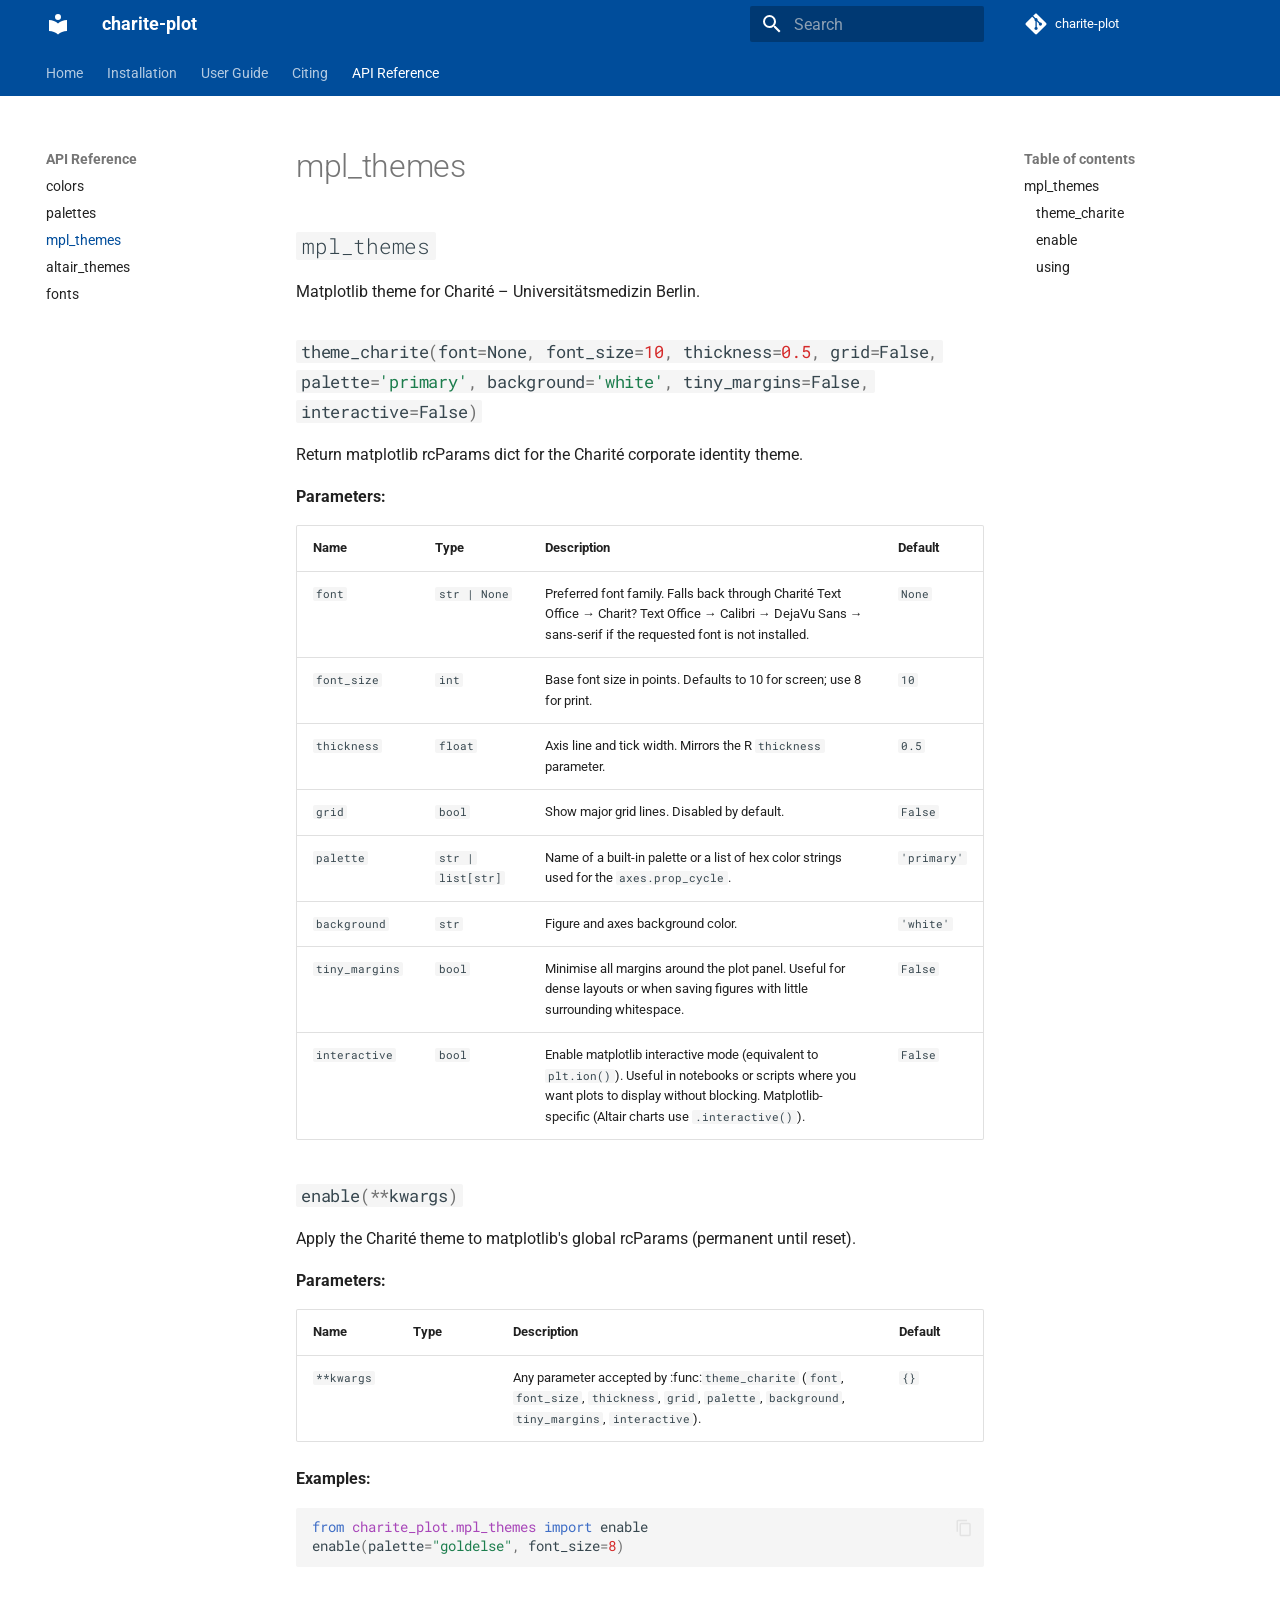
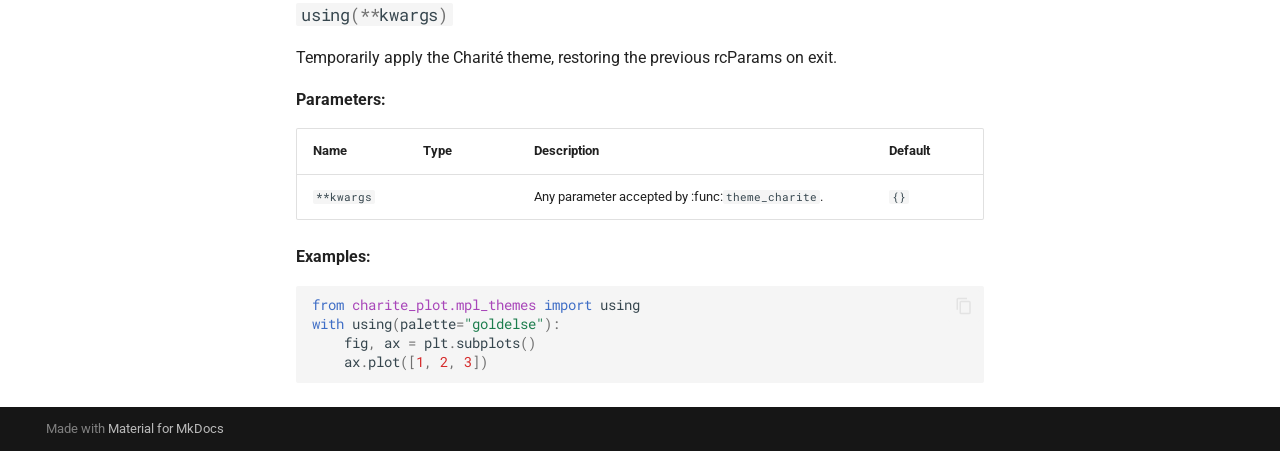
<file: api/mpl_themes/index.html>
<!doctype html>
<html lang="en" class="no-js">
  <head>
    
      <meta charset="utf-8">
      <meta name="viewport" content="width=device-width,initial-scale=1">
      
        <meta name="description" content="Matplotlib and Altair themes for Charité – Universitätsmedizin Berlin">
      
      
        <meta name="author" content="Pedram Ramezani">
      
      
      
        <link rel="prev" href="../palettes/">
      
      
        <link rel="next" href="../altair_themes/">
      
      
        
      
      
      <link rel="icon" href="../../assets/images/favicon.png">
      <meta name="generator" content="mkdocs-1.6.1, mkdocs-material-9.7.7">
    
    
      
        <title>mpl_themes - charite-plot</title>
      
    
    
      <link rel="stylesheet" href="../../assets/stylesheets/main.ec1eaa64.min.css">
      
        
        <link rel="stylesheet" href="../../assets/stylesheets/palette.ab4e12ef.min.css">
      
      


    
    
      
    
    
      
        
        
        <link rel="preconnect" href="https://fonts.gstatic.com" crossorigin>
        <link rel="stylesheet" href="https://fonts.googleapis.com/css?family=Roboto:300,300i,400,400i,700,700i%7CRoboto+Mono:400,400i,700,700i&display=fallback">
        <style>:root{--md-text-font:"Roboto";--md-code-font:"Roboto Mono"}</style>
      
    
    
      <link rel="stylesheet" href="../../assets/_mkdocstrings.css">
    
      <link rel="stylesheet" href="../../stylesheets/extra.css">
    
    <script>__md_scope=new URL("../..",location),__md_hash=e=>[...e].reduce(((e,_)=>(e<<5)-e+_.charCodeAt(0)),0),__md_get=(e,_=localStorage,t=__md_scope)=>JSON.parse(_.getItem(t.pathname+"."+e)),__md_set=(e,_,t=localStorage,a=__md_scope)=>{try{t.setItem(a.pathname+"."+e,JSON.stringify(_))}catch(e){}}</script>
    
      

    
    
  </head>
  
  
    
    
      
    
    
    
    
    <body dir="ltr" data-md-color-scheme="default" data-md-color-primary="custom" data-md-color-accent="custom">
  
    
    <input class="md-toggle" data-md-toggle="drawer" type="checkbox" id="__drawer" autocomplete="off">
    <input class="md-toggle" data-md-toggle="search" type="checkbox" id="__search" autocomplete="off">
    <label class="md-overlay" for="__drawer"></label>
    <div data-md-component="skip">
      
        
        <a href="#mpl_themes" class="md-skip">
          Skip to content
        </a>
      
    </div>
    <div data-md-component="announce">
      
    </div>
    
    
      

<header class="md-header" data-md-component="header">
  <nav class="md-header__inner md-grid" aria-label="Header">
    <a href="../.." title="charite-plot" class="md-header__button md-logo" aria-label="charite-plot" data-md-component="logo">
      
  
  <svg xmlns="http://www.w3.org/2000/svg" viewBox="0 0 24 24"><path d="M12 8a3 3 0 0 0 3-3 3 3 0 0 0-3-3 3 3 0 0 0-3 3 3 3 0 0 0 3 3m0 3.54C9.64 9.35 6.5 8 3 8v11c3.5 0 6.64 1.35 9 3.54 2.36-2.19 5.5-3.54 9-3.54V8c-3.5 0-6.64 1.35-9 3.54"/></svg>

    </a>
    <label class="md-header__button md-icon" for="__drawer">
      
      <svg xmlns="http://www.w3.org/2000/svg" viewBox="0 0 24 24"><path d="M3 6h18v2H3zm0 5h18v2H3zm0 5h18v2H3z"/></svg>
    </label>
    <div class="md-header__title" data-md-component="header-title">
      <div class="md-header__ellipsis">
        <div class="md-header__topic">
          <span class="md-ellipsis">
            charite-plot
          </span>
        </div>
        <div class="md-header__topic" data-md-component="header-topic">
          <span class="md-ellipsis">
            
              mpl_themes
            
          </span>
        </div>
      </div>
    </div>
    
      
        <form class="md-header__option" data-md-component="palette">
  
    
    
    
    <input class="md-option" data-md-color-media="" data-md-color-scheme="default" data-md-color-primary="custom" data-md-color-accent="custom"  aria-hidden="true"  type="radio" name="__palette" id="__palette_0">
    
  
</form>
      
    
    
      <script>var palette=__md_get("__palette");if(palette&&palette.color){if("(prefers-color-scheme)"===palette.color.media){var media=matchMedia("(prefers-color-scheme: light)"),input=document.querySelector(media.matches?"[data-md-color-media='(prefers-color-scheme: light)']":"[data-md-color-media='(prefers-color-scheme: dark)']");palette.color.media=input.getAttribute("data-md-color-media"),palette.color.scheme=input.getAttribute("data-md-color-scheme"),palette.color.primary=input.getAttribute("data-md-color-primary"),palette.color.accent=input.getAttribute("data-md-color-accent")}for(var[key,value]of Object.entries(palette.color))document.body.setAttribute("data-md-color-"+key,value)}</script>
    
    
    
      
      
        <label class="md-header__button md-icon" for="__search">
          
          <svg xmlns="http://www.w3.org/2000/svg" viewBox="0 0 24 24"><path d="M9.5 3A6.5 6.5 0 0 1 16 9.5c0 1.61-.59 3.09-1.56 4.23l.27.27h.79l5 5-1.5 1.5-5-5v-.79l-.27-.27A6.52 6.52 0 0 1 9.5 16 6.5 6.5 0 0 1 3 9.5 6.5 6.5 0 0 1 9.5 3m0 2C7 5 5 7 5 9.5S7 14 9.5 14 14 12 14 9.5 12 5 9.5 5"/></svg>
        </label>
        <div class="md-search" data-md-component="search" role="dialog">
  <label class="md-search__overlay" for="__search"></label>
  <div class="md-search__inner" role="search">
    <form class="md-search__form" name="search">
      <input type="text" class="md-search__input" name="query" aria-label="Search" placeholder="Search" autocapitalize="off" autocorrect="off" autocomplete="off" spellcheck="false" data-md-component="search-query" required>
      <label class="md-search__icon md-icon" for="__search">
        
        <svg xmlns="http://www.w3.org/2000/svg" viewBox="0 0 24 24"><path d="M9.5 3A6.5 6.5 0 0 1 16 9.5c0 1.61-.59 3.09-1.56 4.23l.27.27h.79l5 5-1.5 1.5-5-5v-.79l-.27-.27A6.52 6.52 0 0 1 9.5 16 6.5 6.5 0 0 1 3 9.5 6.5 6.5 0 0 1 9.5 3m0 2C7 5 5 7 5 9.5S7 14 9.5 14 14 12 14 9.5 12 5 9.5 5"/></svg>
        
        <svg xmlns="http://www.w3.org/2000/svg" viewBox="0 0 24 24"><path d="M20 11v2H8l5.5 5.5-1.42 1.42L4.16 12l7.92-7.92L13.5 5.5 8 11z"/></svg>
      </label>
      <nav class="md-search__options" aria-label="Search">
        
        <button type="reset" class="md-search__icon md-icon" title="Clear" aria-label="Clear" tabindex="-1">
          
          <svg xmlns="http://www.w3.org/2000/svg" viewBox="0 0 24 24"><path d="M19 6.41 17.59 5 12 10.59 6.41 5 5 6.41 10.59 12 5 17.59 6.41 19 12 13.41 17.59 19 19 17.59 13.41 12z"/></svg>
        </button>
      </nav>
      
    </form>
    <div class="md-search__output">
      <div class="md-search__scrollwrap" tabindex="0" data-md-scrollfix>
        <div class="md-search-result" data-md-component="search-result">
          <div class="md-search-result__meta">
            Initializing search
          </div>
          <ol class="md-search-result__list" role="presentation"></ol>
        </div>
      </div>
    </div>
  </div>
</div>
      
    
    
      <div class="md-header__source">
        <a href="https://github.com/pedramezani/charite-plot" title="Go to repository" class="md-source" data-md-component="source">
  <div class="md-source__icon md-icon">
    
    <svg xmlns="http://www.w3.org/2000/svg" viewBox="0 0 448 512"><!--! Font Awesome Free 7.1.0 by @fontawesome - https://fontawesome.com License - https://fontawesome.com/license/free (Icons: CC BY 4.0, Fonts: SIL OFL 1.1, Code: MIT License) Copyright 2025 Fonticons, Inc.--><path d="M439.6 236.1 244 40.5c-5.4-5.5-12.8-8.5-20.4-8.5s-15 3-20.4 8.4L162.5 81l51.5 51.5c27.1-9.1 52.7 16.8 43.4 43.7l49.7 49.7c34.2-11.8 61.2 31 35.5 56.7-26.5 26.5-70.2-2.9-56-37.3L240.3 199v121.9c25.3 12.5 22.3 41.8 9.1 55-6.4 6.4-15.2 10.1-24.3 10.1s-17.8-3.6-24.3-10.1c-17.6-17.6-11.1-46.9 11.2-56v-123c-20.8-8.5-24.6-30.7-18.6-45L142.6 101 8.5 235.1C3 240.6 0 247.9 0 255.5s3 15 8.5 20.4l195.6 195.7c5.4 5.4 12.7 8.4 20.4 8.4s15-3 20.4-8.4l194.7-194.7c5.4-5.4 8.4-12.8 8.4-20.4s-3-15-8.4-20.4"/></svg>
  </div>
  <div class="md-source__repository">
    charite-plot
  </div>
</a>
      </div>
    
  </nav>
  
</header>
    
    <div class="md-container" data-md-component="container">
      
      
        
          
            
<nav class="md-tabs" aria-label="Tabs" data-md-component="tabs">
  <div class="md-grid">
    <ul class="md-tabs__list">
      
        
  
  
  
  
    <li class="md-tabs__item">
      <a href="../.." class="md-tabs__link">
        
  
  
    
  
  Home

      </a>
    </li>
  

      
        
  
  
  
  
    <li class="md-tabs__item">
      <a href="../../installation/" class="md-tabs__link">
        
  
  
    
  
  Installation

      </a>
    </li>
  

      
        
  
  
  
  
    
    
      <li class="md-tabs__item">
        <a href="../../colors/" class="md-tabs__link">
          
  
  
  User Guide

        </a>
      </li>
    
  

      
        
  
  
  
  
    <li class="md-tabs__item">
      <a href="../../citing/" class="md-tabs__link">
        
  
  
    
  
  Citing

      </a>
    </li>
  

      
        
  
  
  
    
  
  
    
    
      <li class="md-tabs__item md-tabs__item--active">
        <a href="../colors/" class="md-tabs__link">
          
  
  
  API Reference

        </a>
      </li>
    
  

      
    </ul>
  </div>
</nav>
          
        
      
      <main class="md-main" data-md-component="main">
        <div class="md-main__inner md-grid">
          
            
              
              <div class="md-sidebar md-sidebar--primary" data-md-component="sidebar" data-md-type="navigation" >
                <div class="md-sidebar__scrollwrap">
                  <div class="md-sidebar__inner">
                    


  


<nav class="md-nav md-nav--primary md-nav--lifted" aria-label="Navigation" data-md-level="0">
  <label class="md-nav__title" for="__drawer">
    <a href="../.." title="charite-plot" class="md-nav__button md-logo" aria-label="charite-plot" data-md-component="logo">
      
  
  <svg xmlns="http://www.w3.org/2000/svg" viewBox="0 0 24 24"><path d="M12 8a3 3 0 0 0 3-3 3 3 0 0 0-3-3 3 3 0 0 0-3 3 3 3 0 0 0 3 3m0 3.54C9.64 9.35 6.5 8 3 8v11c3.5 0 6.64 1.35 9 3.54 2.36-2.19 5.5-3.54 9-3.54V8c-3.5 0-6.64 1.35-9 3.54"/></svg>

    </a>
    charite-plot
  </label>
  
    <div class="md-nav__source">
      <a href="https://github.com/pedramezani/charite-plot" title="Go to repository" class="md-source" data-md-component="source">
  <div class="md-source__icon md-icon">
    
    <svg xmlns="http://www.w3.org/2000/svg" viewBox="0 0 448 512"><!--! Font Awesome Free 7.1.0 by @fontawesome - https://fontawesome.com License - https://fontawesome.com/license/free (Icons: CC BY 4.0, Fonts: SIL OFL 1.1, Code: MIT License) Copyright 2025 Fonticons, Inc.--><path d="M439.6 236.1 244 40.5c-5.4-5.5-12.8-8.5-20.4-8.5s-15 3-20.4 8.4L162.5 81l51.5 51.5c27.1-9.1 52.7 16.8 43.4 43.7l49.7 49.7c34.2-11.8 61.2 31 35.5 56.7-26.5 26.5-70.2-2.9-56-37.3L240.3 199v121.9c25.3 12.5 22.3 41.8 9.1 55-6.4 6.4-15.2 10.1-24.3 10.1s-17.8-3.6-24.3-10.1c-17.6-17.6-11.1-46.9 11.2-56v-123c-20.8-8.5-24.6-30.7-18.6-45L142.6 101 8.5 235.1C3 240.6 0 247.9 0 255.5s3 15 8.5 20.4l195.6 195.7c5.4 5.4 12.7 8.4 20.4 8.4s15-3 20.4-8.4l194.7-194.7c5.4-5.4 8.4-12.8 8.4-20.4s-3-15-8.4-20.4"/></svg>
  </div>
  <div class="md-source__repository">
    charite-plot
  </div>
</a>
    </div>
  
  <ul class="md-nav__list" data-md-scrollfix>
    
      
      
  
  
  
  
    <li class="md-nav__item">
      <a href="../.." class="md-nav__link">
        
  
  
  <span class="md-ellipsis">
    
  
    Home
  

    
  </span>
  
  

      </a>
    </li>
  

    
      
      
  
  
  
  
    <li class="md-nav__item">
      <a href="../../installation/" class="md-nav__link">
        
  
  
  <span class="md-ellipsis">
    
  
    Installation
  

    
  </span>
  
  

      </a>
    </li>
  

    
      
      
  
  
  
  
    
    
    
    
      
      
        
      
    
    
    <li class="md-nav__item md-nav__item--nested">
      
        
        
        <input class="md-nav__toggle md-toggle " type="checkbox" id="__nav_3" >
        
          
          <label class="md-nav__link" for="__nav_3" id="__nav_3_label" tabindex="0">
            
  
  
  <span class="md-ellipsis">
    
  
    User Guide
  

    
  </span>
  
  

            <span class="md-nav__icon md-icon"></span>
          </label>
        
        <nav class="md-nav" data-md-level="1" aria-labelledby="__nav_3_label" aria-expanded="false">
          <label class="md-nav__title" for="__nav_3">
            <span class="md-nav__icon md-icon"></span>
            
  
    User Guide
  

          </label>
          <ul class="md-nav__list" data-md-scrollfix>
            
              
                
  
  
  
  
    <li class="md-nav__item">
      <a href="../../colors/" class="md-nav__link">
        
  
  
  <span class="md-ellipsis">
    
  
    Colors
  

    
  </span>
  
  

      </a>
    </li>
  

              
            
              
                
  
  
  
  
    <li class="md-nav__item">
      <a href="../../palettes/" class="md-nav__link">
        
  
  
  <span class="md-ellipsis">
    
  
    Palettes
  

    
  </span>
  
  

      </a>
    </li>
  

              
            
              
                
  
  
  
  
    <li class="md-nav__item">
      <a href="../../matplotlib/" class="md-nav__link">
        
  
  
  <span class="md-ellipsis">
    
  
    Matplotlib
  

    
  </span>
  
  

      </a>
    </li>
  

              
            
              
                
  
  
  
  
    <li class="md-nav__item">
      <a href="../../altair/" class="md-nav__link">
        
  
  
  <span class="md-ellipsis">
    
  
    Altair
  

    
  </span>
  
  

      </a>
    </li>
  

              
            
          </ul>
        </nav>
      
    </li>
  

    
      
      
  
  
  
  
    <li class="md-nav__item">
      <a href="../../citing/" class="md-nav__link">
        
  
  
  <span class="md-ellipsis">
    
  
    Citing
  

    
  </span>
  
  

      </a>
    </li>
  

    
      
      
  
  
    
  
  
  
    
    
    
    
      
        
        
      
      
        
      
    
    
    <li class="md-nav__item md-nav__item--active md-nav__item--section md-nav__item--nested">
      
        
        
        <input class="md-nav__toggle md-toggle " type="checkbox" id="__nav_5" checked>
        
          
          <label class="md-nav__link" for="__nav_5" id="__nav_5_label" tabindex="">
            
  
  
  <span class="md-ellipsis">
    
  
    API Reference
  

    
  </span>
  
  

            <span class="md-nav__icon md-icon"></span>
          </label>
        
        <nav class="md-nav" data-md-level="1" aria-labelledby="__nav_5_label" aria-expanded="true">
          <label class="md-nav__title" for="__nav_5">
            <span class="md-nav__icon md-icon"></span>
            
  
    API Reference
  

          </label>
          <ul class="md-nav__list" data-md-scrollfix>
            
              
                
  
  
  
  
    <li class="md-nav__item">
      <a href="../colors/" class="md-nav__link">
        
  
  
  <span class="md-ellipsis">
    
  
    colors
  

    
  </span>
  
  

      </a>
    </li>
  

              
            
              
                
  
  
  
  
    <li class="md-nav__item">
      <a href="../palettes/" class="md-nav__link">
        
  
  
  <span class="md-ellipsis">
    
  
    palettes
  

    
  </span>
  
  

      </a>
    </li>
  

              
            
              
                
  
  
    
  
  
  
    <li class="md-nav__item md-nav__item--active">
      
      <input class="md-nav__toggle md-toggle" type="checkbox" id="__toc">
      
      
        
      
      
        <label class="md-nav__link md-nav__link--active" for="__toc">
          
  
  
  <span class="md-ellipsis">
    
  
    mpl_themes
  

    
  </span>
  
  

          <span class="md-nav__icon md-icon"></span>
        </label>
      
      <a href="./" class="md-nav__link md-nav__link--active">
        
  
  
  <span class="md-ellipsis">
    
  
    mpl_themes
  

    
  </span>
  
  

      </a>
      
        

<nav class="md-nav md-nav--secondary" aria-label="Table of contents">
  
  
  
    
  
  
    <label class="md-nav__title" for="__toc">
      <span class="md-nav__icon md-icon"></span>
      Table of contents
    </label>
    <ul class="md-nav__list" data-md-component="toc" data-md-scrollfix>
      
        <li class="md-nav__item">
  <a href="#charite_plot.mpl_themes" class="md-nav__link">
    <span class="md-ellipsis">
      
        mpl_themes
      
    </span>
  </a>
  
    <nav class="md-nav" aria-label="mpl_themes">
      <ul class="md-nav__list">
        
          <li class="md-nav__item">
  <a href="#charite_plot.mpl_themes.theme_charite" class="md-nav__link">
    <span class="md-ellipsis">
      
        theme_charite
      
    </span>
  </a>
  
</li>
        
          <li class="md-nav__item">
  <a href="#charite_plot.mpl_themes.enable" class="md-nav__link">
    <span class="md-ellipsis">
      
        enable
      
    </span>
  </a>
  
</li>
        
          <li class="md-nav__item">
  <a href="#charite_plot.mpl_themes.using" class="md-nav__link">
    <span class="md-ellipsis">
      
        using
      
    </span>
  </a>
  
</li>
        
      </ul>
    </nav>
  
</li>
      
    </ul>
  
</nav>
      
    </li>
  

              
            
              
                
  
  
  
  
    <li class="md-nav__item">
      <a href="../altair_themes/" class="md-nav__link">
        
  
  
  <span class="md-ellipsis">
    
  
    altair_themes
  

    
  </span>
  
  

      </a>
    </li>
  

              
            
              
                
  
  
  
  
    <li class="md-nav__item">
      <a href="../fonts/" class="md-nav__link">
        
  
  
  <span class="md-ellipsis">
    
  
    fonts
  

    
  </span>
  
  

      </a>
    </li>
  

              
            
          </ul>
        </nav>
      
    </li>
  

    
  </ul>
</nav>
                  </div>
                </div>
              </div>
            
            
              
              <div class="md-sidebar md-sidebar--secondary" data-md-component="sidebar" data-md-type="toc" >
                <div class="md-sidebar__scrollwrap">
                  <div class="md-sidebar__inner">
                    

<nav class="md-nav md-nav--secondary" aria-label="Table of contents">
  
  
  
    
  
  
    <label class="md-nav__title" for="__toc">
      <span class="md-nav__icon md-icon"></span>
      Table of contents
    </label>
    <ul class="md-nav__list" data-md-component="toc" data-md-scrollfix>
      
        <li class="md-nav__item">
  <a href="#charite_plot.mpl_themes" class="md-nav__link">
    <span class="md-ellipsis">
      
        mpl_themes
      
    </span>
  </a>
  
    <nav class="md-nav" aria-label="mpl_themes">
      <ul class="md-nav__list">
        
          <li class="md-nav__item">
  <a href="#charite_plot.mpl_themes.theme_charite" class="md-nav__link">
    <span class="md-ellipsis">
      
        theme_charite
      
    </span>
  </a>
  
</li>
        
          <li class="md-nav__item">
  <a href="#charite_plot.mpl_themes.enable" class="md-nav__link">
    <span class="md-ellipsis">
      
        enable
      
    </span>
  </a>
  
</li>
        
          <li class="md-nav__item">
  <a href="#charite_plot.mpl_themes.using" class="md-nav__link">
    <span class="md-ellipsis">
      
        using
      
    </span>
  </a>
  
</li>
        
      </ul>
    </nav>
  
</li>
      
    </ul>
  
</nav>
                  </div>
                </div>
              </div>
            
          
          
            <div class="md-content" data-md-component="content">
              
              <article class="md-content__inner md-typeset">
                
                  


  
  


<h1 id="mpl_themes">mpl_themes</h1>


<div class="doc doc-object doc-module">



<h2 id="charite_plot.mpl_themes" class="doc doc-heading">
            <code>mpl_themes</code>


</h2>

    <div class="doc doc-contents first">

        <p>Matplotlib theme for Charité – Universitätsmedizin Berlin.</p>










<div class="doc doc-children">










<div class="doc doc-object doc-function">


<h3 id="charite_plot.mpl_themes.theme_charite" class="doc doc-heading">
            <code class="highlight language-python"><span class="n">theme_charite</span><span class="p">(</span><span class="n">font</span><span class="o">=</span><span class="kc">None</span><span class="p">,</span> <span class="n">font_size</span><span class="o">=</span><span class="mi">10</span><span class="p">,</span> <span class="n">thickness</span><span class="o">=</span><span class="mf">0.5</span><span class="p">,</span> <span class="n">grid</span><span class="o">=</span><span class="kc">False</span><span class="p">,</span> <span class="n">palette</span><span class="o">=</span><span class="s1">&#39;primary&#39;</span><span class="p">,</span> <span class="n">background</span><span class="o">=</span><span class="s1">&#39;white&#39;</span><span class="p">,</span> <span class="n">tiny_margins</span><span class="o">=</span><span class="kc">False</span><span class="p">,</span> <span class="n">interactive</span><span class="o">=</span><span class="kc">False</span><span class="p">)</span></code>

</h3>


    <div class="doc doc-contents ">

        <p>Return matplotlib rcParams dict for the Charité corporate identity theme.</p>


<p><span class="doc-section-title">Parameters:</span></p>
    <table>
      <thead>
        <tr>
          <th>Name</th>
          <th>Type</th>
          <th>Description</th>
          <th>Default</th>
        </tr>
      </thead>
      <tbody>
          <tr class="doc-section-item">
            <td>
                <code>font</code>
            </td>
            <td>
                  <code><span title="str">str</span> | None</code>
            </td>
            <td>
              <div class="doc-md-description">
                <p>Preferred font family. Falls back through Charité Text Office →
Charit? Text Office → Calibri → DejaVu Sans → sans-serif if the requested font is not installed.</p>
              </div>
            </td>
            <td>
                  <code>None</code>
            </td>
          </tr>
          <tr class="doc-section-item">
            <td>
                <code>font_size</code>
            </td>
            <td>
                  <code><span title="int">int</span></code>
            </td>
            <td>
              <div class="doc-md-description">
                <p>Base font size in points. Defaults to 10 for screen; use 8 for print.</p>
              </div>
            </td>
            <td>
                  <code>10</code>
            </td>
          </tr>
          <tr class="doc-section-item">
            <td>
                <code>thickness</code>
            </td>
            <td>
                  <code><span title="float">float</span></code>
            </td>
            <td>
              <div class="doc-md-description">
                <p>Axis line and tick width. Mirrors the R <code>thickness</code> parameter.</p>
              </div>
            </td>
            <td>
                  <code>0.5</code>
            </td>
          </tr>
          <tr class="doc-section-item">
            <td>
                <code>grid</code>
            </td>
            <td>
                  <code><span title="bool">bool</span></code>
            </td>
            <td>
              <div class="doc-md-description">
                <p>Show major grid lines. Disabled by default.</p>
              </div>
            </td>
            <td>
                  <code>False</code>
            </td>
          </tr>
          <tr class="doc-section-item">
            <td>
                <code>palette</code>
            </td>
            <td>
                  <code><span title="str">str</span> | <span title="list">list</span>[<span title="str">str</span>]</code>
            </td>
            <td>
              <div class="doc-md-description">
                <p>Name of a built-in palette or a list of hex color strings used for the
<code>axes.prop_cycle</code>.</p>
              </div>
            </td>
            <td>
                  <code>&#39;primary&#39;</code>
            </td>
          </tr>
          <tr class="doc-section-item">
            <td>
                <code>background</code>
            </td>
            <td>
                  <code><span title="str">str</span></code>
            </td>
            <td>
              <div class="doc-md-description">
                <p>Figure and axes background color.</p>
              </div>
            </td>
            <td>
                  <code>&#39;white&#39;</code>
            </td>
          </tr>
          <tr class="doc-section-item">
            <td>
                <code>tiny_margins</code>
            </td>
            <td>
                  <code><span title="bool">bool</span></code>
            </td>
            <td>
              <div class="doc-md-description">
                <p>Minimise all margins around the plot panel. Useful for dense layouts or
when saving figures with little surrounding whitespace.</p>
              </div>
            </td>
            <td>
                  <code>False</code>
            </td>
          </tr>
          <tr class="doc-section-item">
            <td>
                <code>interactive</code>
            </td>
            <td>
                  <code><span title="bool">bool</span></code>
            </td>
            <td>
              <div class="doc-md-description">
                <p>Enable matplotlib interactive mode (equivalent to <code>plt.ion()</code>).
Useful in notebooks or scripts where you want plots to display
without blocking. Matplotlib-specific (Altair charts use
<code>.interactive()</code>).</p>
              </div>
            </td>
            <td>
                  <code>False</code>
            </td>
          </tr>
      </tbody>
    </table>


    </div>

</div>

<div class="doc doc-object doc-function">


<h3 id="charite_plot.mpl_themes.enable" class="doc doc-heading">
            <code class="highlight language-python"><span class="n">enable</span><span class="p">(</span><span class="o">**</span><span class="n">kwargs</span><span class="p">)</span></code>

</h3>


    <div class="doc doc-contents ">

        <p>Apply the Charité theme to matplotlib's global rcParams (permanent until reset).</p>


<p><span class="doc-section-title">Parameters:</span></p>
    <table>
      <thead>
        <tr>
          <th>Name</th>
          <th>Type</th>
          <th>Description</th>
          <th>Default</th>
        </tr>
      </thead>
      <tbody>
          <tr class="doc-section-item">
            <td>
                <code>**kwargs</code>
            </td>
            <td>
            </td>
            <td>
              <div class="doc-md-description">
                <p>Any parameter accepted by :func:<code>theme_charite</code> (<code>font</code>,
<code>font_size</code>, <code>thickness</code>, <code>grid</code>, <code>palette</code>, <code>background</code>,
<code>tiny_margins</code>, <code>interactive</code>).</p>
              </div>
            </td>
            <td>
                  <code>{}</code>
            </td>
          </tr>
      </tbody>
    </table>


<p><span class="doc-section-title">Examples:</span></p>
    <div class="language-python highlight"><pre><span></span><code><span id="__span-0-1"><a id="__codelineno-0-1" name="__codelineno-0-1" href="#__codelineno-0-1"></a><span class="kn">from</span><span class="w"> </span><span class="nn">charite_plot.mpl_themes</span><span class="w"> </span><span class="kn">import</span> <span class="n">enable</span>
</span><span id="__span-0-2"><a id="__codelineno-0-2" name="__codelineno-0-2" href="#__codelineno-0-2"></a><span class="n">enable</span><span class="p">(</span><span class="n">palette</span><span class="o">=</span><span class="s2">&quot;goldelse&quot;</span><span class="p">,</span> <span class="n">font_size</span><span class="o">=</span><span class="mi">8</span><span class="p">)</span>
</span></code></pre></div>


    </div>

</div>

<div class="doc doc-object doc-function">


<h3 id="charite_plot.mpl_themes.using" class="doc doc-heading">
            <code class="highlight language-python"><span class="n">using</span><span class="p">(</span><span class="o">**</span><span class="n">kwargs</span><span class="p">)</span></code>

</h3>


    <div class="doc doc-contents ">

        <p>Temporarily apply the Charité theme, restoring the previous rcParams on exit.</p>


<p><span class="doc-section-title">Parameters:</span></p>
    <table>
      <thead>
        <tr>
          <th>Name</th>
          <th>Type</th>
          <th>Description</th>
          <th>Default</th>
        </tr>
      </thead>
      <tbody>
          <tr class="doc-section-item">
            <td>
                <code>**kwargs</code>
            </td>
            <td>
            </td>
            <td>
              <div class="doc-md-description">
                <p>Any parameter accepted by :func:<code>theme_charite</code>.</p>
              </div>
            </td>
            <td>
                  <code>{}</code>
            </td>
          </tr>
      </tbody>
    </table>


<p><span class="doc-section-title">Examples:</span></p>
    <div class="language-python highlight"><pre><span></span><code><span id="__span-0-1"><a id="__codelineno-0-1" name="__codelineno-0-1" href="#__codelineno-0-1"></a><span class="kn">from</span><span class="w"> </span><span class="nn">charite_plot.mpl_themes</span><span class="w"> </span><span class="kn">import</span> <span class="n">using</span>
</span><span id="__span-0-2"><a id="__codelineno-0-2" name="__codelineno-0-2" href="#__codelineno-0-2"></a><span class="k">with</span> <span class="n">using</span><span class="p">(</span><span class="n">palette</span><span class="o">=</span><span class="s2">&quot;goldelse&quot;</span><span class="p">):</span>
</span><span id="__span-0-3"><a id="__codelineno-0-3" name="__codelineno-0-3" href="#__codelineno-0-3"></a>    <span class="n">fig</span><span class="p">,</span> <span class="n">ax</span> <span class="o">=</span> <span class="n">plt</span><span class="o">.</span><span class="n">subplots</span><span class="p">()</span>
</span><span id="__span-0-4"><a id="__codelineno-0-4" name="__codelineno-0-4" href="#__codelineno-0-4"></a>    <span class="n">ax</span><span class="o">.</span><span class="n">plot</span><span class="p">([</span><span class="mi">1</span><span class="p">,</span> <span class="mi">2</span><span class="p">,</span> <span class="mi">3</span><span class="p">])</span>
</span></code></pre></div>


    </div>

</div>



  </div>

    </div>

</div>












                
              </article>
            </div>
          
          
<script>var target=document.getElementById(location.hash.slice(1));target&&target.name&&(target.checked=target.name.startsWith("__tabbed_"))</script>
        </div>
        
          <button type="button" class="md-top md-icon" data-md-component="top" hidden>
  
  <svg xmlns="http://www.w3.org/2000/svg" viewBox="0 0 24 24"><path d="M13 20h-2V8l-5.5 5.5-1.42-1.42L12 4.16l7.92 7.92-1.42 1.42L13 8z"/></svg>
  Back to top
</button>
        
      </main>
      
        <footer class="md-footer">
  
  <div class="md-footer-meta md-typeset">
    <div class="md-footer-meta__inner md-grid">
      <div class="md-copyright">
  
  
    Made with
    <a href="https://squidfunk.github.io/mkdocs-material/" target="_blank" rel="noopener">
      Material for MkDocs
    </a>
  
</div>
      
    </div>
  </div>
</footer>
      
    </div>
    <div class="md-dialog" data-md-component="dialog">
      <div class="md-dialog__inner md-typeset"></div>
    </div>
    
    
    
      
      
      <script id="__config" type="application/json">{"annotate": null, "base": "../..", "features": ["navigation.tabs", "navigation.sections", "navigation.top", "toc.follow", "content.code.copy", "content.code.annotate"], "search": "../../assets/javascripts/workers/search.2c215733.min.js", "tags": null, "translations": {"clipboard.copied": "Copied to clipboard", "clipboard.copy": "Copy to clipboard", "search.result.more.one": "1 more on this page", "search.result.more.other": "# more on this page", "search.result.none": "No matching documents", "search.result.one": "1 matching document", "search.result.other": "# matching documents", "search.result.placeholder": "Type to start searching", "search.result.term.missing": "Missing", "select.version": "Select version"}, "version": null}</script>
    
    
      <script src="../../assets/javascripts/bundle.d7400e89.min.js"></script>
      
    
  </body>
</html>
</file>
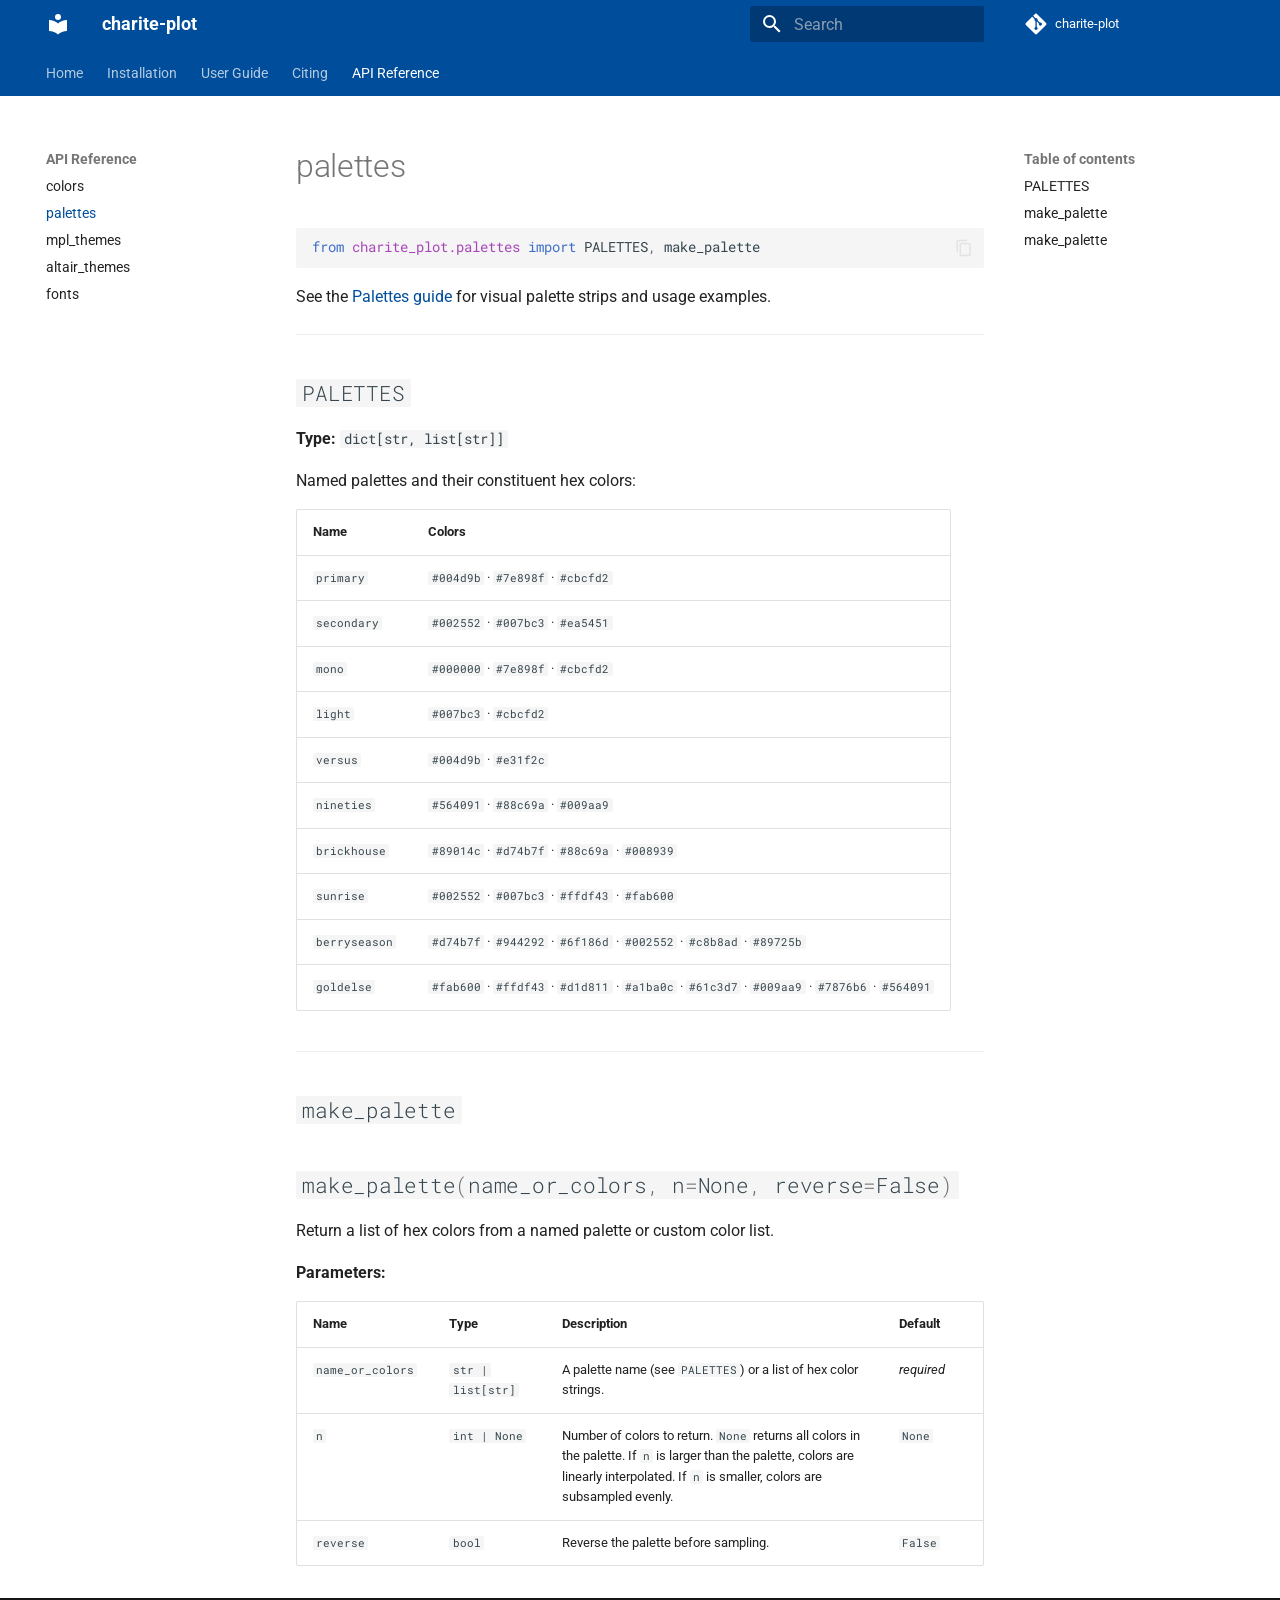
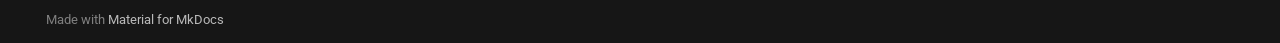
<file: api/palettes/index.html>
<!doctype html>
<html lang="en" class="no-js">
  <head>
    
      <meta charset="utf-8">
      <meta name="viewport" content="width=device-width,initial-scale=1">
      
        <meta name="description" content="Matplotlib and Altair themes for Charité – Universitätsmedizin Berlin">
      
      
        <meta name="author" content="Pedram Ramezani">
      
      
      
        <link rel="prev" href="../colors/">
      
      
        <link rel="next" href="../mpl_themes/">
      
      
        
      
      
      <link rel="icon" href="../../assets/images/favicon.png">
      <meta name="generator" content="mkdocs-1.6.1, mkdocs-material-9.7.7">
    
    
      
        <title>palettes - charite-plot</title>
      
    
    
      <link rel="stylesheet" href="../../assets/stylesheets/main.ec1eaa64.min.css">
      
        
        <link rel="stylesheet" href="../../assets/stylesheets/palette.ab4e12ef.min.css">
      
      


    
    
      
    
    
      
        
        
        <link rel="preconnect" href="https://fonts.gstatic.com" crossorigin>
        <link rel="stylesheet" href="https://fonts.googleapis.com/css?family=Roboto:300,300i,400,400i,700,700i%7CRoboto+Mono:400,400i,700,700i&display=fallback">
        <style>:root{--md-text-font:"Roboto";--md-code-font:"Roboto Mono"}</style>
      
    
    
      <link rel="stylesheet" href="../../assets/_mkdocstrings.css">
    
      <link rel="stylesheet" href="../../stylesheets/extra.css">
    
    <script>__md_scope=new URL("../..",location),__md_hash=e=>[...e].reduce(((e,_)=>(e<<5)-e+_.charCodeAt(0)),0),__md_get=(e,_=localStorage,t=__md_scope)=>JSON.parse(_.getItem(t.pathname+"."+e)),__md_set=(e,_,t=localStorage,a=__md_scope)=>{try{t.setItem(a.pathname+"."+e,JSON.stringify(_))}catch(e){}}</script>
    
      

    
    
  </head>
  
  
    
    
      
    
    
    
    
    <body dir="ltr" data-md-color-scheme="default" data-md-color-primary="custom" data-md-color-accent="custom">
  
    
    <input class="md-toggle" data-md-toggle="drawer" type="checkbox" id="__drawer" autocomplete="off">
    <input class="md-toggle" data-md-toggle="search" type="checkbox" id="__search" autocomplete="off">
    <label class="md-overlay" for="__drawer"></label>
    <div data-md-component="skip">
      
        
        <a href="#palettes" class="md-skip">
          Skip to content
        </a>
      
    </div>
    <div data-md-component="announce">
      
    </div>
    
    
      

<header class="md-header" data-md-component="header">
  <nav class="md-header__inner md-grid" aria-label="Header">
    <a href="../.." title="charite-plot" class="md-header__button md-logo" aria-label="charite-plot" data-md-component="logo">
      
  
  <svg xmlns="http://www.w3.org/2000/svg" viewBox="0 0 24 24"><path d="M12 8a3 3 0 0 0 3-3 3 3 0 0 0-3-3 3 3 0 0 0-3 3 3 3 0 0 0 3 3m0 3.54C9.64 9.35 6.5 8 3 8v11c3.5 0 6.64 1.35 9 3.54 2.36-2.19 5.5-3.54 9-3.54V8c-3.5 0-6.64 1.35-9 3.54"/></svg>

    </a>
    <label class="md-header__button md-icon" for="__drawer">
      
      <svg xmlns="http://www.w3.org/2000/svg" viewBox="0 0 24 24"><path d="M3 6h18v2H3zm0 5h18v2H3zm0 5h18v2H3z"/></svg>
    </label>
    <div class="md-header__title" data-md-component="header-title">
      <div class="md-header__ellipsis">
        <div class="md-header__topic">
          <span class="md-ellipsis">
            charite-plot
          </span>
        </div>
        <div class="md-header__topic" data-md-component="header-topic">
          <span class="md-ellipsis">
            
              palettes
            
          </span>
        </div>
      </div>
    </div>
    
      
        <form class="md-header__option" data-md-component="palette">
  
    
    
    
    <input class="md-option" data-md-color-media="" data-md-color-scheme="default" data-md-color-primary="custom" data-md-color-accent="custom"  aria-hidden="true"  type="radio" name="__palette" id="__palette_0">
    
  
</form>
      
    
    
      <script>var palette=__md_get("__palette");if(palette&&palette.color){if("(prefers-color-scheme)"===palette.color.media){var media=matchMedia("(prefers-color-scheme: light)"),input=document.querySelector(media.matches?"[data-md-color-media='(prefers-color-scheme: light)']":"[data-md-color-media='(prefers-color-scheme: dark)']");palette.color.media=input.getAttribute("data-md-color-media"),palette.color.scheme=input.getAttribute("data-md-color-scheme"),palette.color.primary=input.getAttribute("data-md-color-primary"),palette.color.accent=input.getAttribute("data-md-color-accent")}for(var[key,value]of Object.entries(palette.color))document.body.setAttribute("data-md-color-"+key,value)}</script>
    
    
    
      
      
        <label class="md-header__button md-icon" for="__search">
          
          <svg xmlns="http://www.w3.org/2000/svg" viewBox="0 0 24 24"><path d="M9.5 3A6.5 6.5 0 0 1 16 9.5c0 1.61-.59 3.09-1.56 4.23l.27.27h.79l5 5-1.5 1.5-5-5v-.79l-.27-.27A6.52 6.52 0 0 1 9.5 16 6.5 6.5 0 0 1 3 9.5 6.5 6.5 0 0 1 9.5 3m0 2C7 5 5 7 5 9.5S7 14 9.5 14 14 12 14 9.5 12 5 9.5 5"/></svg>
        </label>
        <div class="md-search" data-md-component="search" role="dialog">
  <label class="md-search__overlay" for="__search"></label>
  <div class="md-search__inner" role="search">
    <form class="md-search__form" name="search">
      <input type="text" class="md-search__input" name="query" aria-label="Search" placeholder="Search" autocapitalize="off" autocorrect="off" autocomplete="off" spellcheck="false" data-md-component="search-query" required>
      <label class="md-search__icon md-icon" for="__search">
        
        <svg xmlns="http://www.w3.org/2000/svg" viewBox="0 0 24 24"><path d="M9.5 3A6.5 6.5 0 0 1 16 9.5c0 1.61-.59 3.09-1.56 4.23l.27.27h.79l5 5-1.5 1.5-5-5v-.79l-.27-.27A6.52 6.52 0 0 1 9.5 16 6.5 6.5 0 0 1 3 9.5 6.5 6.5 0 0 1 9.5 3m0 2C7 5 5 7 5 9.5S7 14 9.5 14 14 12 14 9.5 12 5 9.5 5"/></svg>
        
        <svg xmlns="http://www.w3.org/2000/svg" viewBox="0 0 24 24"><path d="M20 11v2H8l5.5 5.5-1.42 1.42L4.16 12l7.92-7.92L13.5 5.5 8 11z"/></svg>
      </label>
      <nav class="md-search__options" aria-label="Search">
        
        <button type="reset" class="md-search__icon md-icon" title="Clear" aria-label="Clear" tabindex="-1">
          
          <svg xmlns="http://www.w3.org/2000/svg" viewBox="0 0 24 24"><path d="M19 6.41 17.59 5 12 10.59 6.41 5 5 6.41 10.59 12 5 17.59 6.41 19 12 13.41 17.59 19 19 17.59 13.41 12z"/></svg>
        </button>
      </nav>
      
    </form>
    <div class="md-search__output">
      <div class="md-search__scrollwrap" tabindex="0" data-md-scrollfix>
        <div class="md-search-result" data-md-component="search-result">
          <div class="md-search-result__meta">
            Initializing search
          </div>
          <ol class="md-search-result__list" role="presentation"></ol>
        </div>
      </div>
    </div>
  </div>
</div>
      
    
    
      <div class="md-header__source">
        <a href="https://github.com/pedramezani/charite-plot" title="Go to repository" class="md-source" data-md-component="source">
  <div class="md-source__icon md-icon">
    
    <svg xmlns="http://www.w3.org/2000/svg" viewBox="0 0 448 512"><!--! Font Awesome Free 7.1.0 by @fontawesome - https://fontawesome.com License - https://fontawesome.com/license/free (Icons: CC BY 4.0, Fonts: SIL OFL 1.1, Code: MIT License) Copyright 2025 Fonticons, Inc.--><path d="M439.6 236.1 244 40.5c-5.4-5.5-12.8-8.5-20.4-8.5s-15 3-20.4 8.4L162.5 81l51.5 51.5c27.1-9.1 52.7 16.8 43.4 43.7l49.7 49.7c34.2-11.8 61.2 31 35.5 56.7-26.5 26.5-70.2-2.9-56-37.3L240.3 199v121.9c25.3 12.5 22.3 41.8 9.1 55-6.4 6.4-15.2 10.1-24.3 10.1s-17.8-3.6-24.3-10.1c-17.6-17.6-11.1-46.9 11.2-56v-123c-20.8-8.5-24.6-30.7-18.6-45L142.6 101 8.5 235.1C3 240.6 0 247.9 0 255.5s3 15 8.5 20.4l195.6 195.7c5.4 5.4 12.7 8.4 20.4 8.4s15-3 20.4-8.4l194.7-194.7c5.4-5.4 8.4-12.8 8.4-20.4s-3-15-8.4-20.4"/></svg>
  </div>
  <div class="md-source__repository">
    charite-plot
  </div>
</a>
      </div>
    
  </nav>
  
</header>
    
    <div class="md-container" data-md-component="container">
      
      
        
          
            
<nav class="md-tabs" aria-label="Tabs" data-md-component="tabs">
  <div class="md-grid">
    <ul class="md-tabs__list">
      
        
  
  
  
  
    <li class="md-tabs__item">
      <a href="../.." class="md-tabs__link">
        
  
  
    
  
  Home

      </a>
    </li>
  

      
        
  
  
  
  
    <li class="md-tabs__item">
      <a href="../../installation/" class="md-tabs__link">
        
  
  
    
  
  Installation

      </a>
    </li>
  

      
        
  
  
  
  
    
    
      <li class="md-tabs__item">
        <a href="../../colors/" class="md-tabs__link">
          
  
  
  User Guide

        </a>
      </li>
    
  

      
        
  
  
  
  
    <li class="md-tabs__item">
      <a href="../../citing/" class="md-tabs__link">
        
  
  
    
  
  Citing

      </a>
    </li>
  

      
        
  
  
  
    
  
  
    
    
      <li class="md-tabs__item md-tabs__item--active">
        <a href="../colors/" class="md-tabs__link">
          
  
  
  API Reference

        </a>
      </li>
    
  

      
    </ul>
  </div>
</nav>
          
        
      
      <main class="md-main" data-md-component="main">
        <div class="md-main__inner md-grid">
          
            
              
              <div class="md-sidebar md-sidebar--primary" data-md-component="sidebar" data-md-type="navigation" >
                <div class="md-sidebar__scrollwrap">
                  <div class="md-sidebar__inner">
                    


  


<nav class="md-nav md-nav--primary md-nav--lifted" aria-label="Navigation" data-md-level="0">
  <label class="md-nav__title" for="__drawer">
    <a href="../.." title="charite-plot" class="md-nav__button md-logo" aria-label="charite-plot" data-md-component="logo">
      
  
  <svg xmlns="http://www.w3.org/2000/svg" viewBox="0 0 24 24"><path d="M12 8a3 3 0 0 0 3-3 3 3 0 0 0-3-3 3 3 0 0 0-3 3 3 3 0 0 0 3 3m0 3.54C9.64 9.35 6.5 8 3 8v11c3.5 0 6.64 1.35 9 3.54 2.36-2.19 5.5-3.54 9-3.54V8c-3.5 0-6.64 1.35-9 3.54"/></svg>

    </a>
    charite-plot
  </label>
  
    <div class="md-nav__source">
      <a href="https://github.com/pedramezani/charite-plot" title="Go to repository" class="md-source" data-md-component="source">
  <div class="md-source__icon md-icon">
    
    <svg xmlns="http://www.w3.org/2000/svg" viewBox="0 0 448 512"><!--! Font Awesome Free 7.1.0 by @fontawesome - https://fontawesome.com License - https://fontawesome.com/license/free (Icons: CC BY 4.0, Fonts: SIL OFL 1.1, Code: MIT License) Copyright 2025 Fonticons, Inc.--><path d="M439.6 236.1 244 40.5c-5.4-5.5-12.8-8.5-20.4-8.5s-15 3-20.4 8.4L162.5 81l51.5 51.5c27.1-9.1 52.7 16.8 43.4 43.7l49.7 49.7c34.2-11.8 61.2 31 35.5 56.7-26.5 26.5-70.2-2.9-56-37.3L240.3 199v121.9c25.3 12.5 22.3 41.8 9.1 55-6.4 6.4-15.2 10.1-24.3 10.1s-17.8-3.6-24.3-10.1c-17.6-17.6-11.1-46.9 11.2-56v-123c-20.8-8.5-24.6-30.7-18.6-45L142.6 101 8.5 235.1C3 240.6 0 247.9 0 255.5s3 15 8.5 20.4l195.6 195.7c5.4 5.4 12.7 8.4 20.4 8.4s15-3 20.4-8.4l194.7-194.7c5.4-5.4 8.4-12.8 8.4-20.4s-3-15-8.4-20.4"/></svg>
  </div>
  <div class="md-source__repository">
    charite-plot
  </div>
</a>
    </div>
  
  <ul class="md-nav__list" data-md-scrollfix>
    
      
      
  
  
  
  
    <li class="md-nav__item">
      <a href="../.." class="md-nav__link">
        
  
  
  <span class="md-ellipsis">
    
  
    Home
  

    
  </span>
  
  

      </a>
    </li>
  

    
      
      
  
  
  
  
    <li class="md-nav__item">
      <a href="../../installation/" class="md-nav__link">
        
  
  
  <span class="md-ellipsis">
    
  
    Installation
  

    
  </span>
  
  

      </a>
    </li>
  

    
      
      
  
  
  
  
    
    
    
    
      
      
        
      
    
    
    <li class="md-nav__item md-nav__item--nested">
      
        
        
        <input class="md-nav__toggle md-toggle " type="checkbox" id="__nav_3" >
        
          
          <label class="md-nav__link" for="__nav_3" id="__nav_3_label" tabindex="0">
            
  
  
  <span class="md-ellipsis">
    
  
    User Guide
  

    
  </span>
  
  

            <span class="md-nav__icon md-icon"></span>
          </label>
        
        <nav class="md-nav" data-md-level="1" aria-labelledby="__nav_3_label" aria-expanded="false">
          <label class="md-nav__title" for="__nav_3">
            <span class="md-nav__icon md-icon"></span>
            
  
    User Guide
  

          </label>
          <ul class="md-nav__list" data-md-scrollfix>
            
              
                
  
  
  
  
    <li class="md-nav__item">
      <a href="../../colors/" class="md-nav__link">
        
  
  
  <span class="md-ellipsis">
    
  
    Colors
  

    
  </span>
  
  

      </a>
    </li>
  

              
            
              
                
  
  
  
  
    <li class="md-nav__item">
      <a href="../../palettes/" class="md-nav__link">
        
  
  
  <span class="md-ellipsis">
    
  
    Palettes
  

    
  </span>
  
  

      </a>
    </li>
  

              
            
              
                
  
  
  
  
    <li class="md-nav__item">
      <a href="../../matplotlib/" class="md-nav__link">
        
  
  
  <span class="md-ellipsis">
    
  
    Matplotlib
  

    
  </span>
  
  

      </a>
    </li>
  

              
            
              
                
  
  
  
  
    <li class="md-nav__item">
      <a href="../../altair/" class="md-nav__link">
        
  
  
  <span class="md-ellipsis">
    
  
    Altair
  

    
  </span>
  
  

      </a>
    </li>
  

              
            
          </ul>
        </nav>
      
    </li>
  

    
      
      
  
  
  
  
    <li class="md-nav__item">
      <a href="../../citing/" class="md-nav__link">
        
  
  
  <span class="md-ellipsis">
    
  
    Citing
  

    
  </span>
  
  

      </a>
    </li>
  

    
      
      
  
  
    
  
  
  
    
    
    
    
      
        
        
      
      
        
      
    
    
    <li class="md-nav__item md-nav__item--active md-nav__item--section md-nav__item--nested">
      
        
        
        <input class="md-nav__toggle md-toggle " type="checkbox" id="__nav_5" checked>
        
          
          <label class="md-nav__link" for="__nav_5" id="__nav_5_label" tabindex="">
            
  
  
  <span class="md-ellipsis">
    
  
    API Reference
  

    
  </span>
  
  

            <span class="md-nav__icon md-icon"></span>
          </label>
        
        <nav class="md-nav" data-md-level="1" aria-labelledby="__nav_5_label" aria-expanded="true">
          <label class="md-nav__title" for="__nav_5">
            <span class="md-nav__icon md-icon"></span>
            
  
    API Reference
  

          </label>
          <ul class="md-nav__list" data-md-scrollfix>
            
              
                
  
  
  
  
    <li class="md-nav__item">
      <a href="../colors/" class="md-nav__link">
        
  
  
  <span class="md-ellipsis">
    
  
    colors
  

    
  </span>
  
  

      </a>
    </li>
  

              
            
              
                
  
  
    
  
  
  
    <li class="md-nav__item md-nav__item--active">
      
      <input class="md-nav__toggle md-toggle" type="checkbox" id="__toc">
      
      
        
      
      
        <label class="md-nav__link md-nav__link--active" for="__toc">
          
  
  
  <span class="md-ellipsis">
    
  
    palettes
  

    
  </span>
  
  

          <span class="md-nav__icon md-icon"></span>
        </label>
      
      <a href="./" class="md-nav__link md-nav__link--active">
        
  
  
  <span class="md-ellipsis">
    
  
    palettes
  

    
  </span>
  
  

      </a>
      
        

<nav class="md-nav md-nav--secondary" aria-label="Table of contents">
  
  
  
    
  
  
    <label class="md-nav__title" for="__toc">
      <span class="md-nav__icon md-icon"></span>
      Table of contents
    </label>
    <ul class="md-nav__list" data-md-component="toc" data-md-scrollfix>
      
        <li class="md-nav__item">
  <a href="#palettes_1" class="md-nav__link">
    <span class="md-ellipsis">
      
        PALETTES
      
    </span>
  </a>
  
</li>
      
        <li class="md-nav__item">
  <a href="#make_palette" class="md-nav__link">
    <span class="md-ellipsis">
      
        make_palette
      
    </span>
  </a>
  
</li>
      
        <li class="md-nav__item">
  <a href="#charite_plot.palettes.make_palette" class="md-nav__link">
    <span class="md-ellipsis">
      
        make_palette
      
    </span>
  </a>
  
</li>
      
    </ul>
  
</nav>
      
    </li>
  

              
            
              
                
  
  
  
  
    <li class="md-nav__item">
      <a href="../mpl_themes/" class="md-nav__link">
        
  
  
  <span class="md-ellipsis">
    
  
    mpl_themes
  

    
  </span>
  
  

      </a>
    </li>
  

              
            
              
                
  
  
  
  
    <li class="md-nav__item">
      <a href="../altair_themes/" class="md-nav__link">
        
  
  
  <span class="md-ellipsis">
    
  
    altair_themes
  

    
  </span>
  
  

      </a>
    </li>
  

              
            
              
                
  
  
  
  
    <li class="md-nav__item">
      <a href="../fonts/" class="md-nav__link">
        
  
  
  <span class="md-ellipsis">
    
  
    fonts
  

    
  </span>
  
  

      </a>
    </li>
  

              
            
          </ul>
        </nav>
      
    </li>
  

    
  </ul>
</nav>
                  </div>
                </div>
              </div>
            
            
              
              <div class="md-sidebar md-sidebar--secondary" data-md-component="sidebar" data-md-type="toc" >
                <div class="md-sidebar__scrollwrap">
                  <div class="md-sidebar__inner">
                    

<nav class="md-nav md-nav--secondary" aria-label="Table of contents">
  
  
  
    
  
  
    <label class="md-nav__title" for="__toc">
      <span class="md-nav__icon md-icon"></span>
      Table of contents
    </label>
    <ul class="md-nav__list" data-md-component="toc" data-md-scrollfix>
      
        <li class="md-nav__item">
  <a href="#palettes_1" class="md-nav__link">
    <span class="md-ellipsis">
      
        PALETTES
      
    </span>
  </a>
  
</li>
      
        <li class="md-nav__item">
  <a href="#make_palette" class="md-nav__link">
    <span class="md-ellipsis">
      
        make_palette
      
    </span>
  </a>
  
</li>
      
        <li class="md-nav__item">
  <a href="#charite_plot.palettes.make_palette" class="md-nav__link">
    <span class="md-ellipsis">
      
        make_palette
      
    </span>
  </a>
  
</li>
      
    </ul>
  
</nav>
                  </div>
                </div>
              </div>
            
          
          
            <div class="md-content" data-md-component="content">
              
              <article class="md-content__inner md-typeset">
                
                  


  
  


<h1 id="palettes">palettes</h1>
<div class="language-python highlight"><pre><span></span><code><span id="__span-0-1"><a id="__codelineno-0-1" name="__codelineno-0-1" href="#__codelineno-0-1"></a><span class="kn">from</span><span class="w"> </span><span class="nn">charite_plot.palettes</span><span class="w"> </span><span class="kn">import</span> <span class="n">PALETTES</span><span class="p">,</span> <span class="n">make_palette</span>
</span></code></pre></div>
<p>See the <a href="../../palettes/">Palettes guide</a> for visual palette strips and usage examples.</p>
<hr />
<h2 id="palettes_1"><code>PALETTES</code></h2>
<p><strong>Type:</strong> <code>dict[str, list[str]]</code></p>
<p>Named palettes and their constituent hex colors:</p>
<table>
<thead>
<tr>
<th>Name</th>
<th>Colors</th>
</tr>
</thead>
<tbody>
<tr>
<td><code>primary</code></td>
<td><code>#004d9b</code> · <code>#7e898f</code> · <code>#cbcfd2</code></td>
</tr>
<tr>
<td><code>secondary</code></td>
<td><code>#002552</code> · <code>#007bc3</code> · <code>#ea5451</code></td>
</tr>
<tr>
<td><code>mono</code></td>
<td><code>#000000</code> · <code>#7e898f</code> · <code>#cbcfd2</code></td>
</tr>
<tr>
<td><code>light</code></td>
<td><code>#007bc3</code> · <code>#cbcfd2</code></td>
</tr>
<tr>
<td><code>versus</code></td>
<td><code>#004d9b</code> · <code>#e31f2c</code></td>
</tr>
<tr>
<td><code>nineties</code></td>
<td><code>#564091</code> · <code>#88c69a</code> · <code>#009aa9</code></td>
</tr>
<tr>
<td><code>brickhouse</code></td>
<td><code>#89014c</code> · <code>#d74b7f</code> · <code>#88c69a</code> · <code>#008939</code></td>
</tr>
<tr>
<td><code>sunrise</code></td>
<td><code>#002552</code> · <code>#007bc3</code> · <code>#ffdf43</code> · <code>#fab600</code></td>
</tr>
<tr>
<td><code>berryseason</code></td>
<td><code>#d74b7f</code> · <code>#944292</code> · <code>#6f186d</code> · <code>#002552</code> · <code>#c8b8ad</code> · <code>#89725b</code></td>
</tr>
<tr>
<td><code>goldelse</code></td>
<td><code>#fab600</code> · <code>#ffdf43</code> · <code>#d1d811</code> · <code>#a1ba0c</code> · <code>#61c3d7</code> · <code>#009aa9</code> · <code>#7876b6</code> · <code>#564091</code></td>
</tr>
</tbody>
</table>
<hr />
<h2 id="make_palette"><code>make_palette</code></h2>


<div class="doc doc-object doc-function">


<h2 id="charite_plot.palettes.make_palette" class="doc doc-heading">
            <code class="highlight language-python"><span class="n">make_palette</span><span class="p">(</span><span class="n">name_or_colors</span><span class="p">,</span> <span class="n">n</span><span class="o">=</span><span class="kc">None</span><span class="p">,</span> <span class="n">reverse</span><span class="o">=</span><span class="kc">False</span><span class="p">)</span></code>

</h2>


    <div class="doc doc-contents first">

        <p>Return a list of hex colors from a named palette or custom color list.</p>


<p><span class="doc-section-title">Parameters:</span></p>
    <table>
      <thead>
        <tr>
          <th>Name</th>
          <th>Type</th>
          <th>Description</th>
          <th>Default</th>
        </tr>
      </thead>
      <tbody>
          <tr class="doc-section-item">
            <td>
                <code>name_or_colors</code>
            </td>
            <td>
                  <code><span title="str">str</span> | <span title="list">list</span>[<span title="str">str</span>]</code>
            </td>
            <td>
              <div class="doc-md-description">
                <p>A palette name (see <code>PALETTES</code>) or a list of hex color strings.</p>
              </div>
            </td>
            <td>
                <em>required</em>
            </td>
          </tr>
          <tr class="doc-section-item">
            <td>
                <code>n</code>
            </td>
            <td>
                  <code><span title="int">int</span> | None</code>
            </td>
            <td>
              <div class="doc-md-description">
                <p>Number of colors to return. <code>None</code> returns all colors in the palette.
If <code>n</code> is larger than the palette, colors are linearly interpolated.
If <code>n</code> is smaller, colors are subsampled evenly.</p>
              </div>
            </td>
            <td>
                  <code>None</code>
            </td>
          </tr>
          <tr class="doc-section-item">
            <td>
                <code>reverse</code>
            </td>
            <td>
                  <code><span title="bool">bool</span></code>
            </td>
            <td>
              <div class="doc-md-description">
                <p>Reverse the palette before sampling.</p>
              </div>
            </td>
            <td>
                  <code>False</code>
            </td>
          </tr>
      </tbody>
    </table>


    </div>

</div>












                
              </article>
            </div>
          
          
<script>var target=document.getElementById(location.hash.slice(1));target&&target.name&&(target.checked=target.name.startsWith("__tabbed_"))</script>
        </div>
        
          <button type="button" class="md-top md-icon" data-md-component="top" hidden>
  
  <svg xmlns="http://www.w3.org/2000/svg" viewBox="0 0 24 24"><path d="M13 20h-2V8l-5.5 5.5-1.42-1.42L12 4.16l7.92 7.92-1.42 1.42L13 8z"/></svg>
  Back to top
</button>
        
      </main>
      
        <footer class="md-footer">
  
  <div class="md-footer-meta md-typeset">
    <div class="md-footer-meta__inner md-grid">
      <div class="md-copyright">
  
  
    Made with
    <a href="https://squidfunk.github.io/mkdocs-material/" target="_blank" rel="noopener">
      Material for MkDocs
    </a>
  
</div>
      
    </div>
  </div>
</footer>
      
    </div>
    <div class="md-dialog" data-md-component="dialog">
      <div class="md-dialog__inner md-typeset"></div>
    </div>
    
    
    
      
      
      <script id="__config" type="application/json">{"annotate": null, "base": "../..", "features": ["navigation.tabs", "navigation.sections", "navigation.top", "toc.follow", "content.code.copy", "content.code.annotate"], "search": "../../assets/javascripts/workers/search.2c215733.min.js", "tags": null, "translations": {"clipboard.copied": "Copied to clipboard", "clipboard.copy": "Copy to clipboard", "search.result.more.one": "1 more on this page", "search.result.more.other": "# more on this page", "search.result.none": "No matching documents", "search.result.one": "1 matching document", "search.result.other": "# matching documents", "search.result.placeholder": "Type to start searching", "search.result.term.missing": "Missing", "select.version": "Select version"}, "version": null}</script>
    
    
      <script src="../../assets/javascripts/bundle.d7400e89.min.js"></script>
      
    
  </body>
</html>
</file>
<file: assets/_mkdocstrings.css>
/* Avoid breaking parameter names, etc. in table cells. */
.doc-contents td code {
  word-break: normal !important;
}

/* No line break before first paragraph of descriptions. */
.doc-md-description,
.doc-md-description>p:first-child {
  display: inline;
}

/* No text transformation from Material for MkDocs for H5 headings. */
.md-typeset h5 .doc-object-name {
  text-transform: none;
}

/* Max width for docstring sections tables. */
.doc .md-typeset__table,
.doc .md-typeset__table table {
  display: table !important;
  width: 100%;
}

.doc .md-typeset__table tr {
  display: table-row;
}

/* Defaults in Spacy table style. */
.doc-param-default,
.doc-type_param-default {
  float: right;
}

/* Parameter headings must be inline, not blocks. */
.doc-heading-parameter,
.doc-heading-type_parameter {
  display: inline;
}

/* Default font size for parameter headings. */
.md-typeset .doc-heading-parameter {
  font-size: inherit;
}

/* Prefer space on the right, not the left of parameter permalinks. */
.doc-heading-parameter .headerlink,
.doc-heading-type_parameter .headerlink {
  margin-left: 0 !important;
  margin-right: 0.2rem;
}

/* Backward-compatibility: docstring section titles in bold. */
.doc-section-title {
  font-weight: bold;
}

/* Backlinks crumb separator. */
.doc-backlink-crumb {
  display: inline-flex;
  gap: .2rem;
  white-space: nowrap;
  align-items: center;
  vertical-align: middle;
}
.doc-backlink-crumb:not(:first-child)::before {
  background-color: var(--md-default-fg-color--lighter);
  content: "";
  display: inline;
  height: 1rem;
  --md-path-icon: url('data:image/svg+xml;charset=utf-8,<svg xmlns="http://www.w3.org/2000/svg" viewBox="0 0 24 24"><path d="M8.59 16.58 13.17 12 8.59 7.41 10 6l6 6-6 6z"/></svg>');
  -webkit-mask-image: var(--md-path-icon);
  mask-image: var(--md-path-icon);
  width: 1rem;
}
.doc-backlink-crumb.last {
  font-weight: bold;
}

/* Symbols in Navigation and ToC. */
:root, :host,
[data-md-color-scheme="default"] {
  --doc-symbol-parameter-fg-color: #df50af;
  --doc-symbol-type_parameter-fg-color: #df50af;
  --doc-symbol-attribute-fg-color: #953800;
  --doc-symbol-function-fg-color: #8250df;
  --doc-symbol-method-fg-color: #8250df;
  --doc-symbol-class-fg-color: #0550ae;
  --doc-symbol-type_alias-fg-color: #0550ae;
  --doc-symbol-module-fg-color: #5cad0f;

  --doc-symbol-parameter-bg-color: #df50af1a;
  --doc-symbol-type_parameter-bg-color: #df50af1a;
  --doc-symbol-attribute-bg-color: #9538001a;
  --doc-symbol-function-bg-color: #8250df1a;
  --doc-symbol-method-bg-color: #8250df1a;
  --doc-symbol-class-bg-color: #0550ae1a;
  --doc-symbol-type_alias-bg-color: #0550ae1a;
  --doc-symbol-module-bg-color: #5cad0f1a;
}

[data-md-color-scheme="slate"] {
  --doc-symbol-parameter-fg-color: #ffa8cc;
  --doc-symbol-type_parameter-fg-color: #ffa8cc;
  --doc-symbol-attribute-fg-color: #ffa657;
  --doc-symbol-function-fg-color: #d2a8ff;
  --doc-symbol-method-fg-color: #d2a8ff;
  --doc-symbol-class-fg-color: #79c0ff;
  --doc-symbol-type_alias-fg-color: #79c0ff;
  --doc-symbol-module-fg-color: #baff79;

  --doc-symbol-parameter-bg-color: #ffa8cc1a;
  --doc-symbol-type_parameter-bg-color: #ffa8cc1a;
  --doc-symbol-attribute-bg-color: #ffa6571a;
  --doc-symbol-function-bg-color: #d2a8ff1a;
  --doc-symbol-method-bg-color: #d2a8ff1a;
  --doc-symbol-class-bg-color: #79c0ff1a;
  --doc-symbol-type_alias-bg-color: #79c0ff1a;
  --doc-symbol-module-bg-color: #baff791a;
}

code.doc-symbol {
  border-radius: .1rem;
  font-size: .85em;
  padding: 0 .3em;
  font-weight: bold;
}

code.doc-symbol-parameter,
a code.doc-symbol-parameter {
  color: var(--doc-symbol-parameter-fg-color);
  background-color: var(--doc-symbol-parameter-bg-color);
}

code.doc-symbol-parameter::after {
  content: "param";
}

code.doc-symbol-type_parameter,
a code.doc-symbol-type_parameter {
  color: var(--doc-symbol-type_parameter-fg-color);
  background-color: var(--doc-symbol-type_parameter-bg-color);
}

code.doc-symbol-type_parameter::after {
  content: "type-param";
}

code.doc-symbol-attribute,
a code.doc-symbol-attribute {
  color: var(--doc-symbol-attribute-fg-color);
  background-color: var(--doc-symbol-attribute-bg-color);
}

code.doc-symbol-attribute::after {
  content: "attr";
}

code.doc-symbol-function,
a code.doc-symbol-function {
  color: var(--doc-symbol-function-fg-color);
  background-color: var(--doc-symbol-function-bg-color);
}

code.doc-symbol-function::after {
  content: "func";
}

code.doc-symbol-method,
a code.doc-symbol-method {
  color: var(--doc-symbol-method-fg-color);
  background-color: var(--doc-symbol-method-bg-color);
}

code.doc-symbol-method::after {
  content: "meth";
}

code.doc-symbol-class,
a code.doc-symbol-class {
  color: var(--doc-symbol-class-fg-color);
  background-color: var(--doc-symbol-class-bg-color);
}

code.doc-symbol-class::after {
  content: "class";
}


code.doc-symbol-type_alias,
a code.doc-symbol-type_alias {
  color: var(--doc-symbol-type_alias-fg-color);
  background-color: var(--doc-symbol-type_alias-bg-color);
}

code.doc-symbol-type_alias::after {
  content: "type";
}

code.doc-symbol-module,
a code.doc-symbol-module {
  color: var(--doc-symbol-module-fg-color);
  background-color: var(--doc-symbol-module-bg-color);
}

code.doc-symbol-module::after {
  content: "mod";
}

.doc-signature .autorefs {
  color: inherit;
  border-bottom: 1px dotted currentcolor;
}

/* Source code blocks (admonitions). */
:root {
  --md-admonition-icon--mkdocstrings-source: url('data:image/svg+xml;charset=utf-8,<svg xmlns="http://www.w3.org/2000/svg" viewBox="0 0 24 24"><path d="M15.22 4.97a.75.75 0 0 1 1.06 0l6.5 6.5a.75.75 0 0 1 0 1.06l-6.5 6.5a.749.749 0 0 1-1.275-.326.75.75 0 0 1 .215-.734L21.19 12l-5.97-5.97a.75.75 0 0 1 0-1.06m-6.44 0a.75.75 0 0 1 0 1.06L2.81 12l5.97 5.97a.749.749 0 0 1-.326 1.275.75.75 0 0 1-.734-.215l-6.5-6.5a.75.75 0 0 1 0-1.06l6.5-6.5a.75.75 0 0 1 1.06 0"/></svg>')
}
.md-typeset .admonition.mkdocstrings-source,
.md-typeset details.mkdocstrings-source {
  border: none;
  padding: 0;
}
.md-typeset .admonition.mkdocstrings-source:focus-within,
.md-typeset details.mkdocstrings-source:focus-within {
  box-shadow: none;
}
.md-typeset .mkdocstrings-source > .admonition-title,
.md-typeset .mkdocstrings-source > summary {
  background-color: inherit;
}
.md-typeset .mkdocstrings-source > .admonition-title::before,
.md-typeset .mkdocstrings-source > summary::before {
  background-color: var(--md-default-fg-color);
  -webkit-mask-image: var(--md-admonition-icon--mkdocstrings-source);
          mask-image: var(--md-admonition-icon--mkdocstrings-source);
}
</file>
<file: stylesheets/extra.css>
/* Charité corporate identity colors */
:root,
[data-md-color-scheme="default"] {
  --md-primary-fg-color:               #004d9b;
  --md-primary-fg-color--light:        #007bc3;
  --md-primary-fg-color--dark:         #002552;
  --md-accent-fg-color:                #007bc3;
  --md-accent-fg-color--transparent:   rgba(0, 123, 195, 0.1);
}

/* Color swatch grid */
.color-grid {
  display: grid;
  grid-template-columns: repeat(auto-fill, minmax(130px, 1fr));
  gap: 1rem;
  margin: 1.25rem 0;
}

.color-swatch .chip {
  height: 52px;
  border-radius: 6px;
  margin-bottom: 6px;
  box-shadow: 0 1px 3px rgba(0, 0, 0, 0.15);
}

.color-swatch .name {
  display: block;
  font-size: 0.78em;
  font-weight: 600;
  color: var(--md-default-fg-color);
}

.color-swatch .hex {
  font-size: 0.75em;
  color: var(--md-default-fg-color--light);
}

/* Palette strip */
.palette-strip {
  display: flex;
  height: 44px;
  border-radius: 6px;
  overflow: hidden;
  margin: 0.5rem 0 1.25rem;
  box-shadow: 0 1px 3px rgba(0, 0, 0, 0.15);
}

.palette-strip div {
  flex: 1;
}
</file>
<file: assets/stylesheets/main.ec1eaa64.min.css>
@charset "UTF-8";html{-webkit-text-size-adjust:none;-moz-text-size-adjust:none;text-size-adjust:none;box-sizing:border-box}*,:after,:before{box-sizing:inherit}@media (prefers-reduced-motion){*,:after,:before{transition:none!important}}body{margin:0}a,button,input,label{-webkit-tap-highlight-color:transparent}a{color:inherit;text-decoration:none}hr{border:0;box-sizing:initial;display:block;height:.05rem;overflow:visible;padding:0}small{font-size:80%}sub,sup{line-height:1em}img{border-style:none}table{border-collapse:initial;border-spacing:0}td,th{font-weight:400;vertical-align:top}button{background:#0000;border:0;font-family:inherit;font-size:inherit;margin:0;padding:0}input{border:0;outline:none}:root{--md-primary-fg-color:#4051b5;--md-primary-fg-color--light:#5d6cc0;--md-primary-fg-color--dark:#303fa1;--md-primary-bg-color:#fff;--md-primary-bg-color--light:#ffffffb3;--md-accent-fg-color:#526cfe;--md-accent-fg-color--transparent:#526cfe1a;--md-accent-bg-color:#fff;--md-accent-bg-color--light:#ffffffb3}[data-md-color-scheme=default]{color-scheme:light}[data-md-color-scheme=default] img[src$="#gh-dark-mode-only"],[data-md-color-scheme=default] img[src$="#only-dark"]{display:none}:root,[data-md-color-scheme=default]{--md-hue:225deg;--md-default-fg-color:#000000de;--md-default-fg-color--light:#0000008a;--md-default-fg-color--lighter:#00000052;--md-default-fg-color--lightest:#00000012;--md-default-bg-color:#fff;--md-default-bg-color--light:#ffffffb3;--md-default-bg-color--lighter:#ffffff4d;--md-default-bg-color--lightest:#ffffff1f;--md-code-fg-color:#36464e;--md-code-bg-color:#f5f5f5;--md-code-bg-color--light:#f5f5f5b3;--md-code-bg-color--lighter:#f5f5f54d;--md-code-hl-color:#4287ff;--md-code-hl-color--light:#4287ff1a;--md-code-hl-number-color:#d52a2a;--md-code-hl-special-color:#db1457;--md-code-hl-function-color:#a846b9;--md-code-hl-constant-color:#6e59d9;--md-code-hl-keyword-color:#3f6ec6;--md-code-hl-string-color:#1c7d4d;--md-code-hl-name-color:var(--md-code-fg-color);--md-code-hl-operator-color:var(--md-default-fg-color--light);--md-code-hl-punctuation-color:var(--md-default-fg-color--light);--md-code-hl-comment-color:var(--md-default-fg-color--light);--md-code-hl-generic-color:var(--md-default-fg-color--light);--md-code-hl-variable-color:var(--md-default-fg-color--light);--md-typeset-color:var(--md-default-fg-color);--md-typeset-a-color:var(--md-primary-fg-color);--md-typeset-del-color:#f5503d26;--md-typeset-ins-color:#0bd57026;--md-typeset-kbd-color:#fafafa;--md-typeset-kbd-accent-color:#fff;--md-typeset-kbd-border-color:#b8b8b8;--md-typeset-mark-color:#ffff0080;--md-typeset-table-color:#0000001f;--md-typeset-table-color--light:rgba(0,0,0,.035);--md-admonition-fg-color:var(--md-default-fg-color);--md-admonition-bg-color:var(--md-default-bg-color);--md-warning-fg-color:#000000de;--md-warning-bg-color:#ff9;--md-footer-fg-color:#fff;--md-footer-fg-color--light:#ffffffb3;--md-footer-fg-color--lighter:#ffffff73;--md-footer-bg-color:#000000de;--md-footer-bg-color--dark:#00000052;--md-shadow-z1:0 0.2rem 0.5rem #0000000d,0 0 0.05rem #0000001a;--md-shadow-z2:0 0.2rem 0.5rem #0000001a,0 0 0.05rem #00000040;--md-shadow-z3:0 0.2rem 0.5rem #0003,0 0 0.05rem #00000059}.md-icon svg{fill:currentcolor;display:block;height:1.2rem;width:1.2rem}body{-webkit-font-smoothing:antialiased;-moz-osx-font-smoothing:grayscale;--md-text-font-family:var(--md-text-font,_),-apple-system,BlinkMacSystemFont,Helvetica,Arial,sans-serif;--md-code-font-family:var(--md-code-font,_),SFMono-Regular,Consolas,Menlo,monospace}aside,body,input{font-feature-settings:"kern","liga";color:var(--md-typeset-color);font-family:var(--md-text-font-family)}code,kbd,pre{font-feature-settings:"kern";font-family:var(--md-code-font-family)}:root{--md-typeset-table-sort-icon:url('data:image/svg+xml;charset=utf-8,<svg xmlns="http://www.w3.org/2000/svg" viewBox="0 0 24 24"><path d="m18 21-4-4h3V7h-3l4-4 4 4h-3v10h3M2 19v-2h10v2M2 13v-2h7v2M2 7V5h4v2z"/></svg>');--md-typeset-table-sort-icon--asc:url('data:image/svg+xml;charset=utf-8,<svg xmlns="http://www.w3.org/2000/svg" viewBox="0 0 24 24"><path d="M19 17h3l-4 4-4-4h3V3h2M2 17h10v2H2M6 5v2H2V5m0 6h7v2H2z"/></svg>');--md-typeset-table-sort-icon--desc:url('data:image/svg+xml;charset=utf-8,<svg xmlns="http://www.w3.org/2000/svg" viewBox="0 0 24 24"><path d="M19 7h3l-4-4-4 4h3v14h2M2 17h10v2H2M6 5v2H2V5m0 6h7v2H2z"/></svg>')}.md-typeset{-webkit-print-color-adjust:exact;color-adjust:exact;font-size:.8rem;line-height:1.6;overflow-wrap:break-word}@media print{.md-typeset{font-size:.68rem}}.md-typeset blockquote,.md-typeset dl,.md-typeset figure,.md-typeset ol,.md-typeset pre,.md-typeset ul{margin-bottom:1em;margin-top:1em}.md-typeset h1{color:var(--md-default-fg-color--light);font-size:2em;line-height:1.3;margin:0 0 1.25em}.md-typeset h1,.md-typeset h2{font-weight:300;letter-spacing:-.01em}.md-typeset h2{font-size:1.5625em;line-height:1.4;margin:1.6em 0 .64em}.md-typeset h3{font-size:1.25em;font-weight:400;letter-spacing:-.01em;line-height:1.5;margin:1.6em 0 .8em}.md-typeset h2+h3{margin-top:.8em}.md-typeset h4{font-weight:700;letter-spacing:-.01em;margin:1em 0}.md-typeset h5,.md-typeset h6{color:var(--md-default-fg-color--light);font-size:.8em;font-weight:700;letter-spacing:-.01em;margin:1.25em 0}.md-typeset h5{text-transform:uppercase}.md-typeset h5 code{text-transform:none}.md-typeset hr{border-bottom:.05rem solid var(--md-default-fg-color--lightest);display:flow-root;margin:1.5em 0}.md-typeset a{color:var(--md-typeset-a-color);word-break:break-word}.md-typeset a,.md-typeset a:before{transition:color 125ms}.md-typeset a:focus,.md-typeset a:hover{color:var(--md-accent-fg-color)}.md-typeset a:focus code,.md-typeset a:hover code{background-color:var(--md-accent-fg-color--transparent);color:var(--md-accent-fg-color)}.md-typeset a code{color:var(--md-typeset-a-color)}.md-typeset a.focus-visible{outline-color:var(--md-accent-fg-color);outline-offset:.2rem}.md-typeset code,.md-typeset kbd,.md-typeset pre{color:var(--md-code-fg-color);direction:ltr;font-variant-ligatures:none;transition:background-color 125ms}@media print{.md-typeset code,.md-typeset kbd,.md-typeset pre{white-space:pre-wrap}}.md-typeset code{background-color:var(--md-code-bg-color);border-radius:.1rem;-webkit-box-decoration-break:clone;box-decoration-break:clone;font-size:.85em;padding:0 .2941176471em;transition:color 125ms,background-color 125ms;word-break:break-word}.md-typeset code:not(.focus-visible){-webkit-tap-highlight-color:transparent;outline:none}.md-typeset pre{display:flow-root;line-height:1.4;position:relative}.md-typeset pre>code{-webkit-box-decoration-break:slice;box-decoration-break:slice;box-shadow:none;display:block;margin:0;outline-color:var(--md-accent-fg-color);overflow:auto;padding:.7720588235em 1.1764705882em;scrollbar-color:var(--md-default-fg-color--lighter) #0000;scrollbar-width:thin;touch-action:auto;word-break:normal}.md-typeset pre>code:hover{scrollbar-color:var(--md-accent-fg-color) #0000}.md-typeset pre>code::-webkit-scrollbar{height:.2rem;width:.2rem}.md-typeset pre>code::-webkit-scrollbar-thumb{background-color:var(--md-default-fg-color--lighter)}.md-typeset pre>code::-webkit-scrollbar-thumb:hover{background-color:var(--md-accent-fg-color)}.md-typeset kbd{background-color:var(--md-typeset-kbd-color);border-radius:.1rem;box-shadow:0 .1rem 0 .05rem var(--md-typeset-kbd-border-color),0 .1rem 0 var(--md-typeset-kbd-border-color),0 -.1rem .2rem var(--md-typeset-kbd-accent-color) inset;color:var(--md-default-fg-color);display:inline-block;font-size:.75em;padding:0 .6666666667em;vertical-align:text-top;word-break:break-word}.md-typeset mark{background-color:var(--md-typeset-mark-color);-webkit-box-decoration-break:clone;box-decoration-break:clone;color:inherit;word-break:break-word}.md-typeset abbr{cursor:help;text-decoration:none}.md-typeset [data-preview],.md-typeset abbr{border-bottom:.05rem dotted var(--md-default-fg-color--light)}.md-typeset small{opacity:.75}[dir=ltr] .md-typeset sub,[dir=ltr] .md-typeset sup{margin-left:.078125em}[dir=rtl] .md-typeset sub,[dir=rtl] .md-typeset sup{margin-right:.078125em}[dir=ltr] .md-typeset blockquote{padding-left:.6rem}[dir=rtl] .md-typeset blockquote{padding-right:.6rem}[dir=ltr] .md-typeset blockquote{border-left:.2rem solid var(--md-default-fg-color--lighter)}[dir=rtl] .md-typeset blockquote{border-right:.2rem solid var(--md-default-fg-color--lighter)}.md-typeset blockquote{color:var(--md-default-fg-color--light);margin-left:0;margin-right:0}.md-typeset ul{list-style-type:disc}.md-typeset ul[type]{list-style-type:revert-layer}[dir=ltr] .md-typeset ol,[dir=ltr] .md-typeset ul{margin-left:.625em}[dir=rtl] .md-typeset ol,[dir=rtl] .md-typeset ul{margin-right:.625em}.md-typeset ol,.md-typeset ul{padding:0}.md-typeset ol:not([hidden]),.md-typeset ul:not([hidden]){display:flow-root}.md-typeset ol ol,.md-typeset ul ol{list-style-type:lower-alpha}.md-typeset ol ol ol,.md-typeset ul ol ol{list-style-type:lower-roman}.md-typeset ol ol ol ol,.md-typeset ul ol ol ol{list-style-type:upper-alpha}.md-typeset ol ol ol ol ol,.md-typeset ul ol ol ol ol{list-style-type:upper-roman}.md-typeset ol[type],.md-typeset ul[type]{list-style-type:revert-layer}[dir=ltr] .md-typeset ol li,[dir=ltr] .md-typeset ul li{margin-left:1.25em}[dir=rtl] .md-typeset ol li,[dir=rtl] .md-typeset ul li{margin-right:1.25em}.md-typeset ol li,.md-typeset ul li{margin-bottom:.5em}.md-typeset ol li blockquote,.md-typeset ol li p,.md-typeset ul li blockquote,.md-typeset ul li p{margin:.5em 0}.md-typeset ol li:last-child,.md-typeset ul li:last-child{margin-bottom:0}[dir=ltr] .md-typeset ol li ol,[dir=ltr] .md-typeset ol li ul,[dir=ltr] .md-typeset ul li ol,[dir=ltr] .md-typeset ul li ul{margin-left:.625em}[dir=rtl] .md-typeset ol li ol,[dir=rtl] .md-typeset ol li ul,[dir=rtl] .md-typeset ul li ol,[dir=rtl] .md-typeset ul li ul{margin-right:.625em}.md-typeset ol li ol,.md-typeset ol li ul,.md-typeset ul li ol,.md-typeset ul li ul{margin-bottom:.5em;margin-top:.5em}[dir=ltr] .md-typeset dd{margin-left:1.875em}[dir=rtl] .md-typeset dd{margin-right:1.875em}.md-typeset dd{margin-bottom:1.5em;margin-top:1em}.md-typeset img,.md-typeset svg,.md-typeset video{height:auto;max-width:100%}.md-typeset img[align=left]{margin:1em 1em 1em 0}.md-typeset img[align=right]{margin:1em 0 1em 1em}.md-typeset img[align]:only-child{margin-top:0}.md-typeset figure{display:flow-root;margin:1em auto;max-width:100%;text-align:center;width:fit-content}.md-typeset figure img{display:block;margin:0 auto}.md-typeset figcaption{font-style:italic;margin:1em auto;max-width:24rem}.md-typeset iframe{max-width:100%}.md-typeset table:not([class]){background-color:var(--md-default-bg-color);border:.05rem solid var(--md-typeset-table-color);border-radius:.1rem;display:inline-block;font-size:.64rem;max-width:100%;overflow:auto;touch-action:auto}@media print{.md-typeset table:not([class]){display:table}}.md-typeset table:not([class])+*{margin-top:1.5em}.md-typeset table:not([class]) td>:first-child,.md-typeset table:not([class]) th>:first-child{margin-top:0}.md-typeset table:not([class]) td>:last-child,.md-typeset table:not([class]) th>:last-child{margin-bottom:0}.md-typeset table:not([class]) td:not([align]),.md-typeset table:not([class]) th:not([align]){text-align:left}[dir=rtl] .md-typeset table:not([class]) td:not([align]),[dir=rtl] .md-typeset table:not([class]) th:not([align]){text-align:right}.md-typeset table:not([class]) th{font-weight:700;min-width:5rem;padding:.9375em 1.25em;vertical-align:top}.md-typeset table:not([class]) td{border-top:.05rem solid var(--md-typeset-table-color);padding:.9375em 1.25em;vertical-align:top}.md-typeset table:not([class]) tbody tr{transition:background-color 125ms}.md-typeset table:not([class]) tbody tr:hover{background-color:var(--md-typeset-table-color--light);box-shadow:0 .05rem 0 var(--md-default-bg-color) inset}.md-typeset table:not([class]) a{word-break:normal}.md-typeset table th[role=columnheader]{cursor:pointer}[dir=ltr] .md-typeset table th[role=columnheader]:after{margin-left:.5em}[dir=rtl] .md-typeset table th[role=columnheader]:after{margin-right:.5em}.md-typeset table th[role=columnheader]:after{content:"";display:inline-block;height:1.2em;-webkit-mask-image:var(--md-typeset-table-sort-icon);mask-image:var(--md-typeset-table-sort-icon);-webkit-mask-repeat:no-repeat;mask-repeat:no-repeat;-webkit-mask-size:contain;mask-size:contain;transition:background-color 125ms;vertical-align:text-bottom;width:1.2em}.md-typeset table th[role=columnheader]:hover:after{background-color:var(--md-default-fg-color--lighter)}.md-typeset table th[role=columnheader][aria-sort=ascending]:after{background-color:var(--md-default-fg-color--light);-webkit-mask-image:var(--md-typeset-table-sort-icon--asc);mask-image:var(--md-typeset-table-sort-icon--asc)}.md-typeset table th[role=columnheader][aria-sort=descending]:after{background-color:var(--md-default-fg-color--light);-webkit-mask-image:var(--md-typeset-table-sort-icon--desc);mask-image:var(--md-typeset-table-sort-icon--desc)}.md-typeset__scrollwrap{margin:1em -.8rem;overflow-x:auto;touch-action:auto}.md-typeset__table{display:inline-block;margin-bottom:.5em;padding:0 .8rem}@media print{.md-typeset__table{display:block}}html .md-typeset__table table{display:table;margin:0;overflow:hidden;width:100%}@media screen and (max-width:44.984375em){.md-content__inner>pre{margin:1em -.8rem}.md-content__inner>pre code{border-radius:0}}.md-typeset .md-author{border-radius:100%;display:block;flex-shrink:0;height:1.6rem;overflow:hidden;position:relative;transition:color 125ms,transform 125ms;width:1.6rem}.md-typeset .md-author img{display:block}.md-typeset .md-author--more{background:var(--md-default-fg-color--lightest);color:var(--md-default-fg-color--lighter);font-size:.6rem;font-weight:700;line-height:1.6rem;text-align:center}.md-typeset .md-author--long{height:2.4rem;width:2.4rem}.md-typeset a.md-author{transform:scale(1)}.md-typeset a.md-author img{border-radius:100%;filter:grayscale(100%) opacity(75%);transition:filter 125ms}.md-typeset a.md-author:focus,.md-typeset a.md-author:hover{transform:scale(1.1);z-index:1}.md-typeset a.md-author:focus img,.md-typeset a.md-author:hover img{filter:grayscale(0)}.md-banner{background-color:var(--md-footer-bg-color);color:var(--md-footer-fg-color);overflow:auto}@media print{.md-banner{display:none}}.md-banner--warning{background-color:var(--md-warning-bg-color);color:var(--md-warning-fg-color)}.md-banner__inner{font-size:.7rem;margin:.6rem auto;padding:0 .8rem}[dir=ltr] .md-banner__button{float:right}[dir=rtl] .md-banner__button{float:left}.md-banner__button{color:inherit;cursor:pointer;transition:opacity .25s}.no-js .md-banner__button{display:none}.md-banner__button:hover{opacity:.7}html{font-size:125%;height:100%;overflow-x:hidden}@media screen and (min-width:100em){html{font-size:137.5%}}@media screen and (min-width:125em){html{font-size:150%}}body{background-color:var(--md-default-bg-color);display:flex;flex-direction:column;font-size:.5rem;min-height:100%;position:relative;width:100%}@media print{body{display:block}}@media screen and (max-width:59.984375em){body[data-md-scrolllock]{position:fixed}}.md-grid{margin-left:auto;margin-right:auto;max-width:61rem}.md-container{display:flex;flex-direction:column;flex-grow:1}@media print{.md-container{display:block}}.md-main{flex-grow:1}.md-main__inner{display:flex;height:100%;margin-top:1.5rem}.md-ellipsis{overflow:hidden;text-overflow:ellipsis}.md-toggle{display:none}.md-option{height:0;opacity:0;position:absolute;width:0}.md-option:checked+label:not([hidden]){display:block}.md-option.focus-visible+label{outline-color:var(--md-accent-fg-color);outline-style:auto}.md-skip{background-color:var(--md-default-fg-color);border-radius:.1rem;color:var(--md-default-bg-color);font-size:.64rem;margin:.5rem;opacity:0;outline-color:var(--md-accent-fg-color);padding:.3rem .5rem;position:fixed;transform:translateY(.4rem);z-index:-1}.md-skip:focus{opacity:1;transform:translateY(0);transition:transform .25s cubic-bezier(.4,0,.2,1),opacity 175ms 75ms;z-index:10}@page{margin:25mm}:root{--md-clipboard-icon:url('data:image/svg+xml;charset=utf-8,<svg xmlns="http://www.w3.org/2000/svg" viewBox="0 0 24 24"><path d="M19 21H8V7h11m0-2H8a2 2 0 0 0-2 2v14a2 2 0 0 0 2 2h11a2 2 0 0 0 2-2V7a2 2 0 0 0-2-2m-3-4H4a2 2 0 0 0-2 2v14h2V3h12z"/></svg>')}.md-clipboard{border-radius:.1rem;color:var(--md-default-fg-color--lightest);cursor:pointer;height:1.5em;outline-color:var(--md-accent-fg-color);outline-offset:.1rem;transition:color .25s;width:1.5em;z-index:1}@media print{.md-clipboard{display:none}}.md-clipboard:not(.focus-visible){-webkit-tap-highlight-color:transparent;outline:none}:hover>.md-clipboard{color:var(--md-default-fg-color--light)}.md-clipboard:focus,.md-clipboard:hover{color:var(--md-accent-fg-color)}.md-clipboard:after{background-color:currentcolor;content:"";display:block;height:1.125em;margin:0 auto;-webkit-mask-image:var(--md-clipboard-icon);mask-image:var(--md-clipboard-icon);-webkit-mask-position:center;mask-position:center;-webkit-mask-repeat:no-repeat;mask-repeat:no-repeat;-webkit-mask-size:contain;mask-size:contain;width:1.125em}.md-clipboard--inline{cursor:pointer}.md-clipboard--inline code{transition:color .25s,background-color .25s}.md-clipboard--inline:focus code,.md-clipboard--inline:hover code{background-color:var(--md-accent-fg-color--transparent);color:var(--md-accent-fg-color)}:root{--md-code-select-icon:url('data:image/svg+xml;charset=utf-8,<svg xmlns="http://www.w3.org/2000/svg" viewBox="0 0 24 24"><path d="M19 19h-4v2h4c1.1 0 2-.9 2-2v-4h-2m0-12h-4v2h4v4h2V5c0-1.1-.9-2-2-2M5 5h4V3H5c-1.1 0-2 .9-2 2v4h2m0 6H3v4c0 1.1.9 2 2 2h4v-2H5zm2-4h2v2H7zm4 0h2v2h-2zm4 0h2v2h-2zM7 7h2v2H7zm4 0h2v2h-2zm4 0h2v2h-2zm-8 8h2v2H7zm4 0h2v2h-2zm4 0h2v2h-2z"/></svg>');--md-code-copy-icon:url('data:image/svg+xml;charset=utf-8,<svg xmlns="http://www.w3.org/2000/svg" viewBox="0 0 24 24"><path d="M19 21H8V7h11m0-2H8a2 2 0 0 0-2 2v14a2 2 0 0 0 2 2h11a2 2 0 0 0 2-2V7a2 2 0 0 0-2-2m-3-4H4a2 2 0 0 0-2 2v14h2V3h12z"/></svg>')}.md-typeset .md-code__content{display:grid}.md-code__nav{background-color:var(--md-code-bg-color--lighter);border-radius:.1rem;display:flex;gap:.2rem;padding:.2rem;position:absolute;right:.25em;top:.25em;transition:background-color .25s;z-index:1}:hover>.md-code__nav{background-color:var(--md-code-bg-color--light)}.md-code__button{color:var(--md-default-fg-color--lightest);cursor:pointer;display:block;height:1.5em;outline-color:var(--md-accent-fg-color);outline-offset:.1rem;transition:color .25s;width:1.5em}:hover>*>.md-code__button{color:var(--md-default-fg-color--light)}.md-code__button.focus-visible,.md-code__button:hover{color:var(--md-accent-fg-color)}.md-code__button--active{color:var(--md-default-fg-color)!important}.md-code__button:after{background-color:currentcolor;content:"";display:block;height:1.125em;margin:0 auto;-webkit-mask-position:center;mask-position:center;-webkit-mask-repeat:no-repeat;mask-repeat:no-repeat;-webkit-mask-size:contain;mask-size:contain;width:1.125em}.md-code__button[data-md-type=select]:after{-webkit-mask-image:var(--md-code-select-icon);mask-image:var(--md-code-select-icon)}.md-code__button[data-md-type=copy]:after{-webkit-mask-image:var(--md-code-copy-icon);mask-image:var(--md-code-copy-icon)}@keyframes consent{0%{opacity:0;transform:translateY(100%)}to{opacity:1;transform:translateY(0)}}@keyframes overlay{0%{opacity:0}to{opacity:1}}.md-consent__overlay{animation:overlay .25s both;-webkit-backdrop-filter:blur(.1rem);backdrop-filter:blur(.1rem);background-color:#0000008a;height:100%;opacity:1;position:fixed;top:0;width:100%;z-index:5}.md-consent__inner{animation:consent .5s cubic-bezier(.1,.7,.1,1) both;background-color:var(--md-default-bg-color);border:0;border-radius:.1rem;bottom:0;box-shadow:0 0 .2rem #0000001a,0 .2rem .4rem #0003;max-height:100%;overflow:auto;padding:0;position:fixed;width:100%;z-index:5}.md-consent__form{padding:.8rem}.md-consent__settings{display:none;margin:1em 0}input:checked+.md-consent__settings{display:block}.md-consent__controls{margin-bottom:.8rem}.md-typeset .md-consent__controls .md-button{display:inline}@media screen and (max-width:44.984375em){.md-typeset .md-consent__controls .md-button{display:block;margin-top:.4rem;text-align:center;width:100%}}.md-consent label{cursor:pointer}.md-content{flex-grow:1;min-width:0}.md-content__inner{margin:0 .8rem 1.2rem;padding-top:.6rem}@media screen and (min-width:76.25em){[dir=ltr] .md-sidebar--primary:not([hidden])~.md-content>.md-content__inner{margin-left:1.2rem}[dir=ltr] .md-sidebar--secondary:not([hidden])~.md-content>.md-content__inner,[dir=rtl] .md-sidebar--primary:not([hidden])~.md-content>.md-content__inner{margin-right:1.2rem}[dir=rtl] .md-sidebar--secondary:not([hidden])~.md-content>.md-content__inner{margin-left:1.2rem}}.md-content__inner:before{content:"";display:block;height:.4rem}.md-content__inner>:last-child{margin-bottom:0}[dir=ltr] .md-content__button{float:right}[dir=rtl] .md-content__button{float:left}[dir=ltr] .md-content__button{margin-left:.4rem}[dir=rtl] .md-content__button{margin-right:.4rem}.md-content__button{margin:.4rem 0;padding:0}@media print{.md-content__button{display:none}}.md-typeset .md-content__button{color:var(--md-default-fg-color--lighter)}.md-content__button svg{display:inline;vertical-align:top}[dir=rtl] .md-content__button svg{transform:scaleX(-1)}[dir=ltr] .md-dialog{right:.8rem}[dir=rtl] .md-dialog{left:.8rem}.md-dialog{background-color:var(--md-default-fg-color);border-radius:.1rem;bottom:.8rem;box-shadow:var(--md-shadow-z3);min-width:11.1rem;opacity:0;padding:.4rem .6rem;pointer-events:none;position:fixed;transform:translateY(100%);transition:transform 0ms .4s,opacity .4s;z-index:4}@media print{.md-dialog{display:none}}.md-dialog--active{opacity:1;pointer-events:auto;transform:translateY(0);transition:transform .4s cubic-bezier(.075,.85,.175,1),opacity .4s}.md-dialog__inner{color:var(--md-default-bg-color);font-size:.7rem}.md-feedback{margin:2em 0 1em;text-align:center}.md-feedback fieldset{border:none;margin:0;padding:0}.md-feedback__title{font-weight:700;margin:1em auto}.md-feedback__inner{position:relative}.md-feedback__list{display:flex;flex-wrap:wrap;place-content:baseline center;position:relative}.md-feedback__list:hover .md-icon:not(:disabled){color:var(--md-default-fg-color--lighter)}:disabled .md-feedback__list{min-height:1.8rem}.md-feedback__icon{color:var(--md-default-fg-color--light);cursor:pointer;flex-shrink:0;margin:0 .1rem;transition:color 125ms}.md-feedback__icon:not(:disabled).md-icon:hover{color:var(--md-accent-fg-color)}.md-feedback__icon:disabled{color:var(--md-default-fg-color--lightest);pointer-events:none}.md-feedback__note{opacity:0;position:relative;transform:translateY(.4rem);transition:transform .4s cubic-bezier(.1,.7,.1,1),opacity .15s}.md-feedback__note>*{margin:0 auto;max-width:16rem}:disabled .md-feedback__note{opacity:1;transform:translateY(0)}@media print{.md-feedback{display:none}}.md-footer{background-color:var(--md-footer-bg-color);color:var(--md-footer-fg-color)}@media print{.md-footer{display:none}}.md-footer__inner{justify-content:space-between;overflow:auto;padding:.2rem}.md-footer__inner:not([hidden]){display:flex}.md-footer__link{align-items:end;display:flex;flex-grow:0.01;margin-bottom:.4rem;margin-top:1rem;max-width:100%;outline-color:var(--md-accent-fg-color);overflow:hidden;transition:opacity .25s}.md-footer__link:focus,.md-footer__link:hover{opacity:.7}[dir=rtl] .md-footer__link svg{transform:scaleX(-1)}@media screen and (max-width:44.984375em){.md-footer__link--prev{flex-shrink:0}.md-footer__link--prev .md-footer__title{display:none}}[dir=ltr] .md-footer__link--next{margin-left:auto}[dir=rtl] .md-footer__link--next{margin-right:auto}.md-footer__link--next{text-align:right}[dir=rtl] .md-footer__link--next{text-align:left}.md-footer__title{flex-grow:1;font-size:.9rem;margin-bottom:.7rem;max-width:calc(100% - 2.4rem);padding:0 1rem;white-space:nowrap}.md-footer__button{margin:.2rem;padding:.4rem}.md-footer__direction{font-size:.64rem;opacity:.7}.md-footer-meta{background-color:var(--md-footer-bg-color--dark)}.md-footer-meta__inner{display:flex;flex-wrap:wrap;justify-content:space-between;padding:.2rem}html .md-footer-meta.md-typeset a{color:var(--md-footer-fg-color--light)}html .md-footer-meta.md-typeset a:focus,html .md-footer-meta.md-typeset a:hover{color:var(--md-footer-fg-color)}.md-copyright{color:var(--md-footer-fg-color--lighter);font-size:.64rem;margin:auto .6rem;padding:.4rem 0;width:100%}@media screen and (min-width:45em){.md-copyright{width:auto}}.md-copyright__highlight{color:var(--md-footer-fg-color--light)}.md-social{display:inline-flex;gap:.2rem;margin:0 .4rem;padding:.2rem 0 .6rem}@media screen and (min-width:45em){.md-social{padding:.6rem 0}}.md-social__link{display:inline-block;height:1.6rem;text-align:center;width:1.6rem}.md-social__link:before{line-height:1.9}.md-social__link svg{fill:currentcolor;max-height:.8rem;vertical-align:-25%}.md-typeset .md-button{border:.1rem solid;border-radius:.1rem;color:var(--md-primary-fg-color);cursor:pointer;display:inline-block;font-weight:700;padding:.625em 2em;transition:color 125ms,background-color 125ms,border-color 125ms}.md-typeset .md-button--primary{background-color:var(--md-primary-fg-color);border-color:var(--md-primary-fg-color);color:var(--md-primary-bg-color)}.md-typeset .md-button:focus,.md-typeset .md-button:hover{background-color:var(--md-accent-fg-color);border-color:var(--md-accent-fg-color);color:var(--md-accent-bg-color)}[dir=ltr] .md-typeset .md-input{border-top-left-radius:.1rem}[dir=ltr] .md-typeset .md-input,[dir=rtl] .md-typeset .md-input{border-top-right-radius:.1rem}[dir=rtl] .md-typeset .md-input{border-top-left-radius:.1rem}.md-typeset .md-input{border-bottom:.1rem solid var(--md-default-fg-color--lighter);box-shadow:var(--md-shadow-z1);font-size:.8rem;height:1.8rem;padding:0 .6rem;transition:border .25s,box-shadow .25s}.md-typeset .md-input:focus,.md-typeset .md-input:hover{border-bottom-color:var(--md-accent-fg-color);box-shadow:var(--md-shadow-z2)}.md-typeset .md-input--stretch{width:100%}.md-header{background-color:var(--md-primary-fg-color);box-shadow:0 0 .2rem #0000,0 .2rem .4rem #0000;color:var(--md-primary-bg-color);display:block;left:0;position:sticky;right:0;top:0;z-index:4}@media print{.md-header{display:none}}.md-header[hidden]{transform:translateY(-100%);transition:transform .25s cubic-bezier(.8,0,.6,1),box-shadow .25s}.md-header--shadow{box-shadow:0 0 .2rem #0000001a,0 .2rem .4rem #0003;transition:transform .25s cubic-bezier(.1,.7,.1,1),box-shadow .25s}.md-header__inner{align-items:center;display:flex;padding:0 .2rem}.md-header__button{color:currentcolor;cursor:pointer;margin:.2rem;outline-color:var(--md-accent-fg-color);padding:.4rem;position:relative;transition:opacity .25s;vertical-align:middle;z-index:1}.md-header__button:hover{opacity:.7}.md-header__button:not([hidden]){display:inline-block}.md-header__button:not(.focus-visible){-webkit-tap-highlight-color:transparent;outline:none}.md-header__button.md-logo{margin:.2rem;padding:.4rem}@media screen and (max-width:76.234375em){.md-header__button.md-logo{display:none}}.md-header__button.md-logo img,.md-header__button.md-logo svg{fill:currentcolor;display:block;height:1.2rem;width:auto}@media screen and (min-width:60em){.md-header__button[for=__search]{display:none}}.no-js .md-header__button[for=__search]{display:none}[dir=rtl] .md-header__button[for=__search] svg{transform:scaleX(-1)}@media screen and (min-width:76.25em){.md-header__button[for=__drawer]{display:none}}.md-header__topic{display:flex;max-width:100%;position:absolute;transition:transform .4s cubic-bezier(.1,.7,.1,1),opacity .15s;white-space:nowrap}.md-header__topic+.md-header__topic{opacity:0;pointer-events:none;transform:translateX(1.25rem);transition:transform .4s cubic-bezier(1,.7,.1,.1),opacity .15s;z-index:-1}[dir=rtl] .md-header__topic+.md-header__topic{transform:translateX(-1.25rem)}.md-header__topic:first-child{font-weight:700}[dir=ltr] .md-header__title{margin-left:1rem;margin-right:.4rem}[dir=rtl] .md-header__title{margin-left:.4rem;margin-right:1rem}.md-header__title{flex-grow:1;font-size:.9rem;height:2.4rem;line-height:2.4rem}.md-header__title--active .md-header__topic{opacity:0;pointer-events:none;transform:translateX(-1.25rem);transition:transform .4s cubic-bezier(1,.7,.1,.1),opacity .15s;z-index:-1}[dir=rtl] .md-header__title--active .md-header__topic{transform:translateX(1.25rem)}.md-header__title--active .md-header__topic+.md-header__topic{opacity:1;pointer-events:auto;transform:translateX(0);transition:transform .4s cubic-bezier(.1,.7,.1,1),opacity .15s;z-index:0}.md-header__title>.md-header__ellipsis{height:100%;position:relative;width:100%}.md-header__option{display:flex;flex-shrink:0;max-width:100%;transition:max-width 0ms .25s,opacity .25s .25s;white-space:nowrap}[data-md-toggle=search]:checked~.md-header .md-header__option{max-width:0;opacity:0;transition:max-width 0ms,opacity 0ms}.md-header__option>input{bottom:0}.md-header__source{display:none}@media screen and (min-width:60em){[dir=ltr] .md-header__source{margin-left:1rem}[dir=rtl] .md-header__source{margin-right:1rem}.md-header__source{display:block;max-width:11.7rem;width:11.7rem}}@media screen and (min-width:76.25em){[dir=ltr] .md-header__source{margin-left:1.4rem}[dir=rtl] .md-header__source{margin-right:1.4rem}}.md-meta{color:var(--md-default-fg-color--light);font-size:.7rem;line-height:1.3}.md-meta__list{display:inline-flex;flex-wrap:wrap;list-style:none;margin:0;padding:0}.md-meta__item:not(:last-child):after{content:"·";margin-left:.2rem;margin-right:.2rem}.md-meta__link{color:var(--md-typeset-a-color)}.md-meta__link:focus,.md-meta__link:hover{color:var(--md-accent-fg-color)}.md-draft{background-color:#ff1744;border-radius:.125em;color:#fff;display:inline-block;font-weight:700;padding-left:.5714285714em;padding-right:.5714285714em}:root{--md-nav-icon--prev:url('data:image/svg+xml;charset=utf-8,<svg xmlns="http://www.w3.org/2000/svg" viewBox="0 0 24 24"><path d="M20 11v2H8l5.5 5.5-1.42 1.42L4.16 12l7.92-7.92L13.5 5.5 8 11z"/></svg>');--md-nav-icon--next:url('data:image/svg+xml;charset=utf-8,<svg xmlns="http://www.w3.org/2000/svg" viewBox="0 0 24 24"><path d="M8.59 16.58 13.17 12 8.59 7.41 10 6l6 6-6 6z"/></svg>');--md-toc-icon:url('data:image/svg+xml;charset=utf-8,<svg xmlns="http://www.w3.org/2000/svg" viewBox="0 0 24 24"><path d="M3 9h14V7H3zm0 4h14v-2H3zm0 4h14v-2H3zm16 0h2v-2h-2zm0-10v2h2V7zm0 6h2v-2h-2z"/></svg>')}.md-nav{font-size:.7rem;line-height:1.3}.md-nav__title{color:var(--md-default-fg-color--light);display:block;font-weight:700;overflow:hidden;padding:0 .6rem;text-overflow:ellipsis}.md-nav__title .md-nav__button{display:none}.md-nav__title .md-nav__button img{height:100%;width:auto}.md-nav__title .md-nav__button.md-logo img,.md-nav__title .md-nav__button.md-logo svg{fill:currentcolor;display:block;height:2.4rem;max-width:100%;object-fit:contain;width:auto}.md-nav__list{list-style:none;margin:0;padding:0}.md-nav__link{align-items:flex-start;display:flex;gap:.4rem;margin-top:.625em;scroll-snap-align:start;transition:color 125ms}.md-nav__link--passed,.md-nav__link--passed code{color:var(--md-default-fg-color--light)}.md-nav__item .md-nav__link--active,.md-nav__item .md-nav__link--active code{color:var(--md-typeset-a-color)}.md-nav__link .md-ellipsis{position:relative}.md-nav__link .md-ellipsis code{word-break:normal}[dir=ltr] .md-nav__link .md-icon:last-child{margin-left:auto}[dir=rtl] .md-nav__link .md-icon:last-child{margin-right:auto}.md-nav__link .md-typeset{font-size:.7rem;line-height:1.3}.md-nav__link svg{fill:currentcolor;flex-shrink:0;height:1.3em;position:relative}.md-nav__link[for]:focus,.md-nav__link[for]:hover,.md-nav__link[href]:focus,.md-nav__link[href]:hover{color:var(--md-accent-fg-color);cursor:pointer}.md-nav__link[for]:focus code,.md-nav__link[for]:hover code,.md-nav__link[href]:focus code,.md-nav__link[href]:hover code{background-color:var(--md-accent-fg-color--transparent);color:var(--md-accent-fg-color)}.md-nav__link.focus-visible{outline-color:var(--md-accent-fg-color);outline-offset:.2rem}.md-nav--primary .md-nav__link[for=__toc]{display:none}.md-nav--primary .md-nav__link[for=__toc] .md-icon:after{background-color:currentcolor;display:block;height:100%;-webkit-mask-image:var(--md-toc-icon);mask-image:var(--md-toc-icon);width:100%}.md-nav--primary .md-nav__link[for=__toc]~.md-nav{display:none}.md-nav__container>.md-nav__link{margin-top:0}.md-nav__container>.md-nav__link:first-child{flex-grow:1;min-width:0}.md-nav__icon{flex-shrink:0}.md-nav__source{display:none}@media screen and (max-width:76.234375em){.md-nav--primary,.md-nav--primary .md-nav{background-color:var(--md-default-bg-color);display:flex;flex-direction:column;height:100%;left:0;position:absolute;right:0;top:0;z-index:1}.md-nav--primary .md-nav__item,.md-nav--primary .md-nav__title{font-size:.8rem;line-height:1.5}.md-nav--primary .md-nav__title{background-color:var(--md-default-fg-color--lightest);color:var(--md-default-fg-color--light);cursor:pointer;height:5.6rem;line-height:2.4rem;padding:3rem .8rem .2rem;position:relative;white-space:nowrap}[dir=ltr] .md-nav--primary .md-nav__title .md-nav__icon{left:.4rem}[dir=rtl] .md-nav--primary .md-nav__title .md-nav__icon{right:.4rem}.md-nav--primary .md-nav__title .md-nav__icon{display:block;height:1.2rem;margin:.2rem;position:absolute;top:.4rem;width:1.2rem}.md-nav--primary .md-nav__title .md-nav__icon:after{background-color:currentcolor;content:"";display:block;height:100%;-webkit-mask-image:var(--md-nav-icon--prev);mask-image:var(--md-nav-icon--prev);-webkit-mask-position:center;mask-position:center;-webkit-mask-repeat:no-repeat;mask-repeat:no-repeat;-webkit-mask-size:contain;mask-size:contain;width:100%}.md-nav--primary .md-nav__title~.md-nav__list{background-color:var(--md-default-bg-color);box-shadow:0 .05rem 0 var(--md-default-fg-color--lightest) inset;overflow-y:auto;scroll-snap-type:y mandatory;touch-action:pan-y}.md-nav--primary .md-nav__title~.md-nav__list>:first-child{border-top:0}.md-nav--primary .md-nav__title[for=__drawer]{background-color:var(--md-primary-fg-color);color:var(--md-primary-bg-color);font-weight:700}.md-nav--primary .md-nav__title .md-logo{display:block;left:.2rem;margin:.2rem;padding:.4rem;position:absolute;right:.2rem;top:.2rem}.md-nav--primary .md-nav__list{flex:1}.md-nav--primary .md-nav__item{border-top:.05rem solid var(--md-default-fg-color--lightest)}.md-nav--primary .md-nav__item--active>.md-nav__link{color:var(--md-typeset-a-color)}.md-nav--primary .md-nav__item--active>.md-nav__link:focus,.md-nav--primary .md-nav__item--active>.md-nav__link:hover{color:var(--md-accent-fg-color)}.md-nav--primary .md-nav__link{margin-top:0;padding:.6rem .8rem}.md-nav--primary .md-nav__link svg{margin-top:.1em}.md-nav--primary .md-nav__link>.md-nav__link{padding:0}[dir=ltr] .md-nav--primary .md-nav__link .md-nav__icon{margin-right:-.2rem}[dir=rtl] .md-nav--primary .md-nav__link .md-nav__icon{margin-left:-.2rem}.md-nav--primary .md-nav__link .md-nav__icon{font-size:1.2rem;height:1.2rem;width:1.2rem}.md-nav--primary .md-nav__link .md-nav__icon:after{background-color:currentcolor;content:"";display:block;height:100%;-webkit-mask-image:var(--md-nav-icon--next);mask-image:var(--md-nav-icon--next);-webkit-mask-position:center;mask-position:center;-webkit-mask-repeat:no-repeat;mask-repeat:no-repeat;-webkit-mask-size:contain;mask-size:contain;width:100%}[dir=rtl] .md-nav--primary .md-nav__icon:after{transform:scale(-1)}.md-nav--primary .md-nav--secondary .md-nav{background-color:initial;position:static}[dir=ltr] .md-nav--primary .md-nav--secondary .md-nav .md-nav__link{padding-left:1.4rem}[dir=rtl] .md-nav--primary .md-nav--secondary .md-nav .md-nav__link{padding-right:1.4rem}[dir=ltr] .md-nav--primary .md-nav--secondary .md-nav .md-nav .md-nav__link{padding-left:2rem}[dir=rtl] .md-nav--primary .md-nav--secondary .md-nav .md-nav .md-nav__link{padding-right:2rem}[dir=ltr] .md-nav--primary .md-nav--secondary .md-nav .md-nav .md-nav .md-nav__link{padding-left:2.6rem}[dir=rtl] .md-nav--primary .md-nav--secondary .md-nav .md-nav .md-nav .md-nav__link{padding-right:2.6rem}[dir=ltr] .md-nav--primary .md-nav--secondary .md-nav .md-nav .md-nav .md-nav .md-nav__link{padding-left:3.2rem}[dir=rtl] .md-nav--primary .md-nav--secondary .md-nav .md-nav .md-nav .md-nav .md-nav__link{padding-right:3.2rem}.md-nav--secondary{background-color:initial}.md-nav__toggle~.md-nav{display:flex;opacity:0;transform:translateX(100%);transition:transform .25s cubic-bezier(.8,0,.6,1),opacity 125ms 50ms}[dir=rtl] .md-nav__toggle~.md-nav{transform:translateX(-100%)}.md-nav__toggle:checked~.md-nav{opacity:1;transform:translateX(0);transition:transform .25s cubic-bezier(.4,0,.2,1),opacity 125ms 125ms}.md-nav__toggle:checked~.md-nav>.md-nav__list{backface-visibility:hidden}}@media screen and (max-width:59.984375em){.md-nav--primary .md-nav__link[for=__toc]{display:flex}.md-nav--primary .md-nav__link[for=__toc] .md-icon:after{content:""}.md-nav--primary .md-nav__link[for=__toc]+.md-nav__link{display:none}.md-nav--primary .md-nav__link[for=__toc]~.md-nav{display:flex}.md-nav__source{background-color:var(--md-primary-fg-color--dark);color:var(--md-primary-bg-color);display:block;padding:0 .2rem}}@media screen and (min-width:60em) and (max-width:76.234375em){.md-nav--integrated .md-nav__link[for=__toc]{display:flex}.md-nav--integrated .md-nav__link[for=__toc] .md-icon:after{content:""}.md-nav--integrated .md-nav__link[for=__toc]+.md-nav__link{display:none}.md-nav--integrated .md-nav__link[for=__toc]~.md-nav{display:flex}}@media screen and (min-width:60em){.md-nav{margin-bottom:-.4rem}.md-nav--secondary .md-nav__title{background:var(--md-default-bg-color);box-shadow:0 0 .4rem .4rem var(--md-default-bg-color);position:sticky;top:0;z-index:1}.md-nav--secondary .md-nav__title[for=__toc]{scroll-snap-align:start}.md-nav--secondary .md-nav__title .md-nav__icon{display:none}[dir=ltr] .md-nav--secondary .md-nav__list{padding-left:.6rem}[dir=rtl] .md-nav--secondary .md-nav__list{padding-right:.6rem}.md-nav--secondary .md-nav__list{padding-bottom:.4rem}[dir=ltr] .md-nav--secondary .md-nav__item>.md-nav__link{margin-right:.4rem}[dir=rtl] .md-nav--secondary .md-nav__item>.md-nav__link{margin-left:.4rem}}@media screen and (min-width:76.25em){.md-nav{margin-bottom:-.4rem;transition:max-height .25s cubic-bezier(.86,0,.07,1)}.md-nav--primary .md-nav__title{background:var(--md-default-bg-color);box-shadow:0 0 .4rem .4rem var(--md-default-bg-color);position:sticky;top:0;z-index:1}.md-nav--primary .md-nav__title[for=__drawer]{scroll-snap-align:start}.md-nav--primary .md-nav__title .md-nav__icon{display:none}[dir=ltr] .md-nav--primary .md-nav__list{padding-left:.6rem}[dir=rtl] .md-nav--primary .md-nav__list{padding-right:.6rem}.md-nav--primary .md-nav__list{padding-bottom:.4rem}[dir=ltr] .md-nav--primary .md-nav__item>.md-nav__link{margin-right:.4rem}[dir=rtl] .md-nav--primary .md-nav__item>.md-nav__link{margin-left:.4rem}.md-nav__toggle~.md-nav{display:grid;grid-template-rows:minmax(.4rem,0fr);opacity:0;transition:grid-template-rows .25s cubic-bezier(.86,0,.07,1),opacity .25s,visibility 0ms .25s;visibility:collapse}.md-nav__toggle~.md-nav>.md-nav__list{overflow:hidden}.md-nav__toggle.md-toggle--indeterminate~.md-nav,.md-nav__toggle:checked~.md-nav{grid-template-rows:minmax(.4rem,1fr);opacity:1;transition:grid-template-rows .25s cubic-bezier(.86,0,.07,1),opacity .15s .1s,visibility 0ms;visibility:visible}.md-nav__toggle.md-toggle--indeterminate~.md-nav{transition:none}.md-nav__item--nested>.md-nav>.md-nav__title{display:none}.md-nav__item--section{display:block;margin:1.25em 0}.md-nav__item--section:last-child{margin-bottom:0}.md-nav__item--section>.md-nav__link{font-weight:700}.md-nav__item--section>.md-nav__link[for]{color:var(--md-default-fg-color--light)}.md-nav__item--section>.md-nav__link:not(.md-nav__container){pointer-events:none}.md-nav__item--section>.md-nav__link .md-icon,.md-nav__item--section>.md-nav__link>[for]{display:none}[dir=ltr] .md-nav__item--section>.md-nav{margin-left:-.6rem}[dir=rtl] .md-nav__item--section>.md-nav{margin-right:-.6rem}.md-nav__item--section>.md-nav{display:block;opacity:1;visibility:visible}.md-nav__item--section>.md-nav>.md-nav__list>.md-nav__item{padding:0}.md-nav__icon{border-radius:100%;height:.9rem;transition:background-color .25s;width:.9rem}.md-nav__icon:hover{background-color:var(--md-accent-fg-color--transparent)}.md-nav__icon:after{background-color:currentcolor;border-radius:100%;content:"";display:inline-block;height:100%;-webkit-mask-image:var(--md-nav-icon--next);mask-image:var(--md-nav-icon--next);-webkit-mask-position:center;mask-position:center;-webkit-mask-repeat:no-repeat;mask-repeat:no-repeat;-webkit-mask-size:contain;mask-size:contain;transition:transform .25s;vertical-align:-.1rem;width:100%}[dir=rtl] .md-nav__icon:after{transform:rotate(180deg)}.md-nav__item--nested .md-nav__toggle:checked~.md-nav__link .md-nav__icon:after,.md-nav__item--nested .md-toggle--indeterminate~.md-nav__link .md-nav__icon:after{transform:rotate(90deg)}.md-nav--lifted>.md-nav__list>.md-nav__item,.md-nav--lifted>.md-nav__title{display:none}.md-nav--lifted>.md-nav__list>.md-nav__item--active{display:block}.md-nav--lifted>.md-nav__list>.md-nav__item--active>.md-nav__link{background:var(--md-default-bg-color);box-shadow:0 0 .4rem .4rem var(--md-default-bg-color);margin-top:0;position:sticky;top:0;z-index:1}.md-nav--lifted>.md-nav__list>.md-nav__item--active>.md-nav__link:not(.md-nav__container){pointer-events:none}.md-nav--lifted>.md-nav__list>.md-nav__item--active.md-nav__item--section{margin:0}[dir=ltr] .md-nav--lifted>.md-nav__list>.md-nav__item>.md-nav:not(.md-nav--secondary){margin-left:-.6rem}[dir=rtl] .md-nav--lifted>.md-nav__list>.md-nav__item>.md-nav:not(.md-nav--secondary){margin-right:-.6rem}.md-nav--lifted>.md-nav__list>.md-nav__item>[for]{color:var(--md-default-fg-color--light)}.md-nav--lifted .md-nav[data-md-level="1"]{grid-template-rows:minmax(.4rem,1fr);opacity:1;visibility:visible}[dir=ltr] .md-nav--integrated>.md-nav__list>.md-nav__item--active .md-nav--secondary{border-left:.05rem solid var(--md-primary-fg-color)}[dir=rtl] .md-nav--integrated>.md-nav__list>.md-nav__item--active .md-nav--secondary{border-right:.05rem solid var(--md-primary-fg-color)}.md-nav--integrated>.md-nav__list>.md-nav__item--active .md-nav--secondary{display:block;margin-bottom:1.25em;opacity:1;visibility:visible}.md-nav--integrated>.md-nav__list>.md-nav__item--active .md-nav--secondary>.md-nav__list{overflow:visible;padding-bottom:0}.md-nav--integrated>.md-nav__list>.md-nav__item--active .md-nav--secondary>.md-nav__title{display:none}}.md-pagination{font-size:.8rem;font-weight:700;gap:.4rem}.md-pagination,.md-pagination>*{align-items:center;display:flex;justify-content:center}.md-pagination>*{border-radius:.2rem;height:1.8rem;min-width:1.8rem;text-align:center}.md-pagination__current{background-color:var(--md-default-fg-color--lightest);color:var(--md-default-fg-color--light)}.md-pagination__link{transition:color 125ms,background-color 125ms}.md-pagination__link:focus,.md-pagination__link:hover{background-color:var(--md-accent-fg-color--transparent);color:var(--md-accent-fg-color)}.md-pagination__link:focus svg,.md-pagination__link:hover svg{color:var(--md-accent-fg-color)}.md-pagination__link.focus-visible{outline-color:var(--md-accent-fg-color);outline-offset:.2rem}.md-pagination__link svg{fill:currentcolor;color:var(--md-default-fg-color--lighter);display:block;max-height:100%;width:1.2rem}:root{--md-path-icon:url('data:image/svg+xml;charset=utf-8,<svg xmlns="http://www.w3.org/2000/svg" viewBox="0 0 24 24"><path d="M8.59 16.58 13.17 12 8.59 7.41 10 6l6 6-6 6z"/></svg>')}.md-path{font-size:.7rem;margin:0 .8rem;overflow:auto;padding-top:1.2rem}.md-path:not([hidden]){display:block}@media screen and (min-width:76.25em){.md-path{margin:0 1.2rem}}.md-path__list{align-items:center;display:flex;gap:.2rem;list-style:none;margin:0;padding:0}.md-path__item:not(:first-child){display:inline-flex;gap:.2rem;white-space:nowrap}.md-path__item:not(:first-child):before{background-color:var(--md-default-fg-color--lighter);content:"";display:inline;height:.8rem;-webkit-mask-image:var(--md-path-icon);mask-image:var(--md-path-icon);width:.8rem}.md-path__link{align-items:center;color:var(--md-default-fg-color--light);display:flex}.md-path__link:focus,.md-path__link:hover{color:var(--md-accent-fg-color)}:root{--md-post-pin-icon:url('data:image/svg+xml;charset=utf-8,<svg xmlns="http://www.w3.org/2000/svg" viewBox="0 0 24 24"><path d="M16 12V4h1V2H7v2h1v8l-2 2v2h5.2v6h1.6v-6H18v-2z"/></svg>')}.md-post__back{border-bottom:.05rem solid var(--md-default-fg-color--lightest);margin-bottom:1.2rem;padding-bottom:1.2rem}@media screen and (max-width:76.234375em){.md-post__back{display:none}}[dir=rtl] .md-post__back svg{transform:scaleX(-1)}.md-post__authors{display:flex;flex-direction:column;gap:.6rem;margin:0 .6rem 1.2rem}.md-post .md-post__meta a{transition:color 125ms}.md-post .md-post__meta a:focus,.md-post .md-post__meta a:hover{color:var(--md-accent-fg-color)}.md-post__title{color:var(--md-default-fg-color--light);font-weight:700}.md-post--excerpt{margin-bottom:3.2rem}.md-post--excerpt .md-post__header{align-items:center;display:flex;gap:.6rem;min-height:1.6rem}.md-post--excerpt .md-post__authors{align-items:center;display:inline-flex;flex-direction:row;gap:.2rem;margin:0;min-height:2.4rem}[dir=ltr] .md-post--excerpt .md-post__meta .md-meta__list{margin-right:.4rem}[dir=rtl] .md-post--excerpt .md-post__meta .md-meta__list{margin-left:.4rem}.md-post--excerpt .md-post__content>:first-child{--md-scroll-margin:6rem;margin-top:0}.md-post>.md-nav--secondary{margin:1em 0}.md-pin{background:var(--md-default-fg-color--lightest);border-radius:1rem;margin-top:-.05rem;padding:.2rem}.md-pin:after{background-color:currentcolor;content:"";display:block;height:.6rem;margin:0 auto;-webkit-mask-image:var(--md-post-pin-icon);mask-image:var(--md-post-pin-icon);-webkit-mask-position:center;mask-position:center;-webkit-mask-repeat:no-repeat;mask-repeat:no-repeat;-webkit-mask-size:contain;mask-size:contain;width:.6rem}.md-profile{align-items:center;display:flex;font-size:.7rem;gap:.6rem;line-height:1.4;width:100%}.md-profile__description{flex-grow:1}.md-content--post{display:flex}@media screen and (max-width:76.234375em){.md-content--post{flex-flow:column-reverse}}.md-content--post>.md-content__inner{flex-grow:1;min-width:0}@media screen and (min-width:76.25em){[dir=ltr] .md-content--post>.md-content__inner{margin-left:1.2rem}[dir=rtl] .md-content--post>.md-content__inner{margin-right:1.2rem}}@media screen and (max-width:76.234375em){.md-sidebar.md-sidebar--post{padding:0;position:static;width:100%}.md-sidebar.md-sidebar--post .md-sidebar__scrollwrap{overflow:visible}.md-sidebar.md-sidebar--post .md-sidebar__inner{padding:0}.md-sidebar.md-sidebar--post .md-post__meta{margin-left:.6rem;margin-right:.6rem}.md-sidebar.md-sidebar--post .md-nav__item{border:none;display:inline}.md-sidebar.md-sidebar--post .md-nav__list{display:inline-flex;flex-wrap:wrap;gap:.6rem;padding-bottom:.6rem;padding-top:.6rem}.md-sidebar.md-sidebar--post .md-nav__link{padding:0}.md-sidebar.md-sidebar--post .md-nav{height:auto;margin-bottom:0;position:static}}:root{--md-progress-value:0;--md-progress-delay:400ms}.md-progress{background:var(--md-primary-bg-color);height:.075rem;opacity:min(clamp(0,var(--md-progress-value),1),clamp(0,100 - var(--md-progress-value),1));position:fixed;top:0;transform:scaleX(calc(var(--md-progress-value)*1%));transform-origin:left;transition:transform .5s cubic-bezier(.19,1,.22,1),opacity .25s var(--md-progress-delay);width:100%;z-index:4}:root{--md-search-result-icon:url('data:image/svg+xml;charset=utf-8,<svg xmlns="http://www.w3.org/2000/svg" viewBox="0 0 24 24"><path d="M14 2H6a2 2 0 0 0-2 2v16a2 2 0 0 0 2 2h7c-.41-.25-.8-.56-1.14-.9-.33-.33-.61-.7-.86-1.1H6V4h7v5h5v1.18c.71.16 1.39.43 2 .82V8zm6.31 16.9c1.33-2.11.69-4.9-1.4-6.22-2.11-1.33-4.91-.68-6.22 1.4-1.34 2.11-.69 4.89 1.4 6.22 1.46.93 3.32.93 4.79.02L22 23.39 23.39 22zm-3.81.1a2.5 2.5 0 0 1-2.5-2.5 2.5 2.5 0 0 1 2.5-2.5 2.5 2.5 0 0 1 2.5 2.5 2.5 2.5 0 0 1-2.5 2.5"/></svg>')}.md-search{position:relative}@media screen and (min-width:60em){.md-search{padding:.2rem 0}}.no-js .md-search{display:none}.md-search__overlay{opacity:0;z-index:1}@media screen and (max-width:59.984375em){[dir=ltr] .md-search__overlay{left:-2.2rem}[dir=rtl] .md-search__overlay{right:-2.2rem}.md-search__overlay{background-color:var(--md-default-bg-color);border-radius:1rem;height:2rem;overflow:hidden;pointer-events:none;position:absolute;top:-1rem;transform-origin:center;transition:transform .3s .1s,opacity .2s .2s;width:2rem}[data-md-toggle=search]:checked~.md-header .md-search__overlay{opacity:1;transition:transform .4s,opacity .1s}}@media screen and (min-width:60em){[dir=ltr] .md-search__overlay{left:0}[dir=rtl] .md-search__overlay{right:0}.md-search__overlay{background-color:#0000008a;cursor:pointer;height:0;position:fixed;top:0;transition:width 0ms .25s,height 0ms .25s,opacity .25s;width:0}[data-md-toggle=search]:checked~.md-header .md-search__overlay{height:200vh;opacity:1;transition:width 0ms,height 0ms,opacity .25s;width:100%}}@media screen and (max-width:29.984375em){[data-md-toggle=search]:checked~.md-header .md-search__overlay{transform:scale(45)}}@media screen and (min-width:30em) and (max-width:44.984375em){[data-md-toggle=search]:checked~.md-header .md-search__overlay{transform:scale(60)}}@media screen and (min-width:45em) and (max-width:59.984375em){[data-md-toggle=search]:checked~.md-header .md-search__overlay{transform:scale(75)}}.md-search__inner{backface-visibility:hidden}@media screen and (max-width:59.984375em){[dir=ltr] .md-search__inner{left:0}[dir=rtl] .md-search__inner{right:0}.md-search__inner{height:0;opacity:0;overflow:hidden;position:fixed;top:0;transform:translateX(5%);transition:width 0ms .3s,height 0ms .3s,transform .15s cubic-bezier(.4,0,.2,1) .15s,opacity .15s .15s;width:0;z-index:2}[dir=rtl] .md-search__inner{transform:translateX(-5%)}[data-md-toggle=search]:checked~.md-header .md-search__inner{height:100%;opacity:1;transform:translateX(0);transition:width 0ms 0ms,height 0ms 0ms,transform .15s cubic-bezier(.1,.7,.1,1) .15s,opacity .15s .15s;width:100%}}@media screen and (min-width:60em){[dir=ltr] .md-search__inner{float:right}[dir=rtl] .md-search__inner{float:left}.md-search__inner{padding:.1rem 0;position:relative;transition:width .25s cubic-bezier(.1,.7,.1,1);width:11.7rem}}@media screen and (min-width:60em) and (max-width:76.234375em){[data-md-toggle=search]:checked~.md-header .md-search__inner{width:23.4rem}}@media screen and (min-width:76.25em){[data-md-toggle=search]:checked~.md-header .md-search__inner{width:34.4rem}}.md-search__form{background-color:var(--md-default-bg-color);box-shadow:0 0 .6rem #0000;height:2.4rem;position:relative;transition:color .25s,background-color .25s;z-index:2}@media screen and (min-width:60em){.md-search__form{background-color:#00000042;border-radius:.1rem;height:1.8rem}.md-search__form:hover{background-color:#ffffff1f}}[data-md-toggle=search]:checked~.md-header .md-search__form{background-color:var(--md-default-bg-color);border-radius:.1rem .1rem 0 0;box-shadow:0 0 .6rem #00000012;color:var(--md-default-fg-color)}[dir=ltr] .md-search__input{padding-left:3.6rem;padding-right:2.2rem}[dir=rtl] .md-search__input{padding-left:2.2rem;padding-right:3.6rem}.md-search__input{background:#0000;font-size:.9rem;height:100%;position:relative;text-overflow:ellipsis;width:100%;z-index:2}.md-search__input::placeholder{transition:color .25s}.md-search__input::placeholder,.md-search__input~.md-search__icon{color:var(--md-default-fg-color--light)}.md-search__input::-ms-clear{display:none}@media screen and (max-width:59.984375em){.md-search__input{font-size:.9rem;height:2.4rem;width:100%}}@media screen and (min-width:60em){[dir=ltr] .md-search__input{padding-left:2.2rem}[dir=rtl] .md-search__input{padding-right:2.2rem}.md-search__input{color:inherit;font-size:.8rem}.md-search__input::placeholder{color:var(--md-primary-bg-color--light)}.md-search__input+.md-search__icon{color:var(--md-primary-bg-color)}[data-md-toggle=search]:checked~.md-header .md-search__input{text-overflow:clip}[data-md-toggle=search]:checked~.md-header .md-search__input+.md-search__icon{color:var(--md-default-fg-color--light)}[data-md-toggle=search]:checked~.md-header .md-search__input::placeholder{color:#0000}}.md-search__icon{cursor:pointer;display:inline-block;height:1.2rem;transition:color .25s,opacity .25s;width:1.2rem}.md-search__icon:hover{opacity:.7}[dir=ltr] .md-search__icon[for=__search]{left:.5rem}[dir=rtl] .md-search__icon[for=__search]{right:.5rem}.md-search__icon[for=__search]{position:absolute;top:.3rem;z-index:2}[dir=rtl] .md-search__icon[for=__search] svg{transform:scaleX(-1)}@media screen and (max-width:59.984375em){[dir=ltr] .md-search__icon[for=__search]{left:.8rem}[dir=rtl] .md-search__icon[for=__search]{right:.8rem}.md-search__icon[for=__search]{top:.6rem}.md-search__icon[for=__search] svg:first-child{display:none}}@media screen and (min-width:60em){.md-search__icon[for=__search]{pointer-events:none}.md-search__icon[for=__search] svg:last-child{display:none}}[dir=ltr] .md-search__options{right:.5rem}[dir=rtl] .md-search__options{left:.5rem}.md-search__options{pointer-events:none;position:absolute;top:.3rem;z-index:2}@media screen and (max-width:59.984375em){[dir=ltr] .md-search__options{right:.8rem}[dir=rtl] .md-search__options{left:.8rem}.md-search__options{top:.6rem}}[dir=ltr] .md-search__options>.md-icon{margin-left:.2rem}[dir=rtl] .md-search__options>.md-icon{margin-right:.2rem}.md-search__options>.md-icon{color:var(--md-default-fg-color--light);opacity:0;transform:scale(.75);transition:transform .15s cubic-bezier(.1,.7,.1,1),opacity .15s}.md-search__options>.md-icon:not(.focus-visible){-webkit-tap-highlight-color:transparent;outline:none}[data-md-toggle=search]:checked~.md-header .md-search__input:valid~.md-search__options>.md-icon{opacity:1;pointer-events:auto;transform:scale(1)}[data-md-toggle=search]:checked~.md-header .md-search__input:valid~.md-search__options>.md-icon:hover{opacity:.7}[dir=ltr] .md-search__suggest{padding-left:3.6rem;padding-right:2.2rem}[dir=rtl] .md-search__suggest{padding-left:2.2rem;padding-right:3.6rem}.md-search__suggest{align-items:center;color:var(--md-default-fg-color--lighter);display:flex;font-size:.9rem;height:100%;opacity:0;position:absolute;top:0;transition:opacity 50ms;white-space:pre;width:100%}@media screen and (min-width:60em){[dir=ltr] .md-search__suggest{padding-left:2.2rem}[dir=rtl] .md-search__suggest{padding-right:2.2rem}.md-search__suggest{font-size:.8rem}}[data-md-toggle=search]:checked~.md-header .md-search__suggest{opacity:1;transition:opacity .3s .1s}[dir=ltr] .md-search__output{border-bottom-left-radius:.1rem}[dir=ltr] .md-search__output,[dir=rtl] .md-search__output{border-bottom-right-radius:.1rem}[dir=rtl] .md-search__output{border-bottom-left-radius:.1rem}.md-search__output{overflow:hidden;position:absolute;width:100%;z-index:1}@media screen and (max-width:59.984375em){.md-search__output{bottom:0;top:2.4rem}}@media screen and (min-width:60em){.md-search__output{opacity:0;top:1.9rem;transition:opacity .4s}[data-md-toggle=search]:checked~.md-header .md-search__output{box-shadow:var(--md-shadow-z3);opacity:1}}.md-search__scrollwrap{backface-visibility:hidden;background-color:var(--md-default-bg-color);height:100%;overflow-y:auto;touch-action:pan-y}@media (-webkit-max-device-pixel-ratio:1),(max-resolution:1dppx){.md-search__scrollwrap{transform:translateZ(0)}}@media screen and (min-width:60em) and (max-width:76.234375em){.md-search__scrollwrap{width:23.4rem}}@media screen and (min-width:76.25em){.md-search__scrollwrap{width:34.4rem}}@media screen and (min-width:60em){.md-search__scrollwrap{max-height:0;scrollbar-color:var(--md-default-fg-color--lighter) #0000;scrollbar-width:thin}[data-md-toggle=search]:checked~.md-header .md-search__scrollwrap{max-height:75vh}.md-search__scrollwrap:hover{scrollbar-color:var(--md-accent-fg-color) #0000}.md-search__scrollwrap::-webkit-scrollbar{height:.2rem;width:.2rem}.md-search__scrollwrap::-webkit-scrollbar-thumb{background-color:var(--md-default-fg-color--lighter)}.md-search__scrollwrap::-webkit-scrollbar-thumb:hover{background-color:var(--md-accent-fg-color)}}.md-search-result{color:var(--md-default-fg-color);word-break:break-word}.md-search-result__meta{background-color:var(--md-default-fg-color--lightest);color:var(--md-default-fg-color--light);font-size:.64rem;line-height:1.8rem;padding:0 .8rem;scroll-snap-align:start}@media screen and (min-width:60em){[dir=ltr] .md-search-result__meta{padding-left:2.2rem}[dir=rtl] .md-search-result__meta{padding-right:2.2rem}}.md-search-result__list{list-style:none;margin:0;padding:0;-webkit-user-select:none;user-select:none}.md-search-result__item{box-shadow:0 -.05rem var(--md-default-fg-color--lightest)}.md-search-result__item:first-child{box-shadow:none}.md-search-result__link{display:block;outline:none;scroll-snap-align:start;transition:background-color .25s}.md-search-result__link:focus,.md-search-result__link:hover{background-color:var(--md-accent-fg-color--transparent)}.md-search-result__link:last-child p:last-child{margin-bottom:.6rem}.md-search-result__more>summary{cursor:pointer;display:block;outline:none;position:sticky;scroll-snap-align:start;top:0;z-index:1}.md-search-result__more>summary::marker{display:none}.md-search-result__more>summary::-webkit-details-marker{display:none}.md-search-result__more>summary>div{color:var(--md-typeset-a-color);font-size:.64rem;padding:.75em .8rem;transition:color .25s,background-color .25s}@media screen and (min-width:60em){[dir=ltr] .md-search-result__more>summary>div{padding-left:2.2rem}[dir=rtl] .md-search-result__more>summary>div{padding-right:2.2rem}}.md-search-result__more>summary:focus>div,.md-search-result__more>summary:hover>div{background-color:var(--md-accent-fg-color--transparent);color:var(--md-accent-fg-color)}.md-search-result__more[open]>summary{background-color:var(--md-default-bg-color)}.md-search-result__article{overflow:hidden;padding:0 .8rem;position:relative}@media screen and (min-width:60em){[dir=ltr] .md-search-result__article{padding-left:2.2rem}[dir=rtl] .md-search-result__article{padding-right:2.2rem}}[dir=ltr] .md-search-result__icon{left:0}[dir=rtl] .md-search-result__icon{right:0}.md-search-result__icon{color:var(--md-default-fg-color--light);height:1.2rem;margin:.5rem;position:absolute;width:1.2rem}@media screen and (max-width:59.984375em){.md-search-result__icon{display:none}}.md-search-result__icon:after{background-color:currentcolor;content:"";display:inline-block;height:100%;-webkit-mask-image:var(--md-search-result-icon);mask-image:var(--md-search-result-icon);-webkit-mask-position:center;mask-position:center;-webkit-mask-repeat:no-repeat;mask-repeat:no-repeat;-webkit-mask-size:contain;mask-size:contain;width:100%}[dir=rtl] .md-search-result__icon:after{transform:scaleX(-1)}.md-search-result .md-typeset{color:var(--md-default-fg-color--light);font-size:.64rem;line-height:1.6}.md-search-result .md-typeset h1{color:var(--md-default-fg-color);font-size:.8rem;font-weight:400;line-height:1.4;margin:.55rem 0}.md-search-result .md-typeset h1 mark{text-decoration:none}.md-search-result .md-typeset h2{color:var(--md-default-fg-color);font-size:.64rem;font-weight:700;line-height:1.6;margin:.5em 0}.md-search-result .md-typeset h2 mark{text-decoration:none}.md-search-result__terms{color:var(--md-default-fg-color);display:block;font-size:.64rem;font-style:italic;margin:.5em 0}.md-search-result mark{background-color:initial;color:var(--md-accent-fg-color);text-decoration:underline}.md-select{position:relative;z-index:1}.md-select__inner{background-color:var(--md-default-bg-color);border-radius:.1rem;box-shadow:var(--md-shadow-z2);color:var(--md-default-fg-color);left:50%;margin-top:.2rem;max-height:0;opacity:0;position:absolute;top:calc(100% - .2rem);transform:translate3d(-50%,.3rem,0);transition:transform .25s 375ms,opacity .25s .25s,max-height 0ms .5s}.md-select:focus-within .md-select__inner,.md-select:hover .md-select__inner{max-height:10rem;opacity:1;transform:translate3d(-50%,0,0);transition:transform .25s cubic-bezier(.1,.7,.1,1),opacity .25s,max-height 0ms}.md-select__inner:after{border-bottom:.2rem solid #0000;border-bottom-color:var(--md-default-bg-color);border-left:.2rem solid #0000;border-right:.2rem solid #0000;border-top:0;content:"";height:0;left:50%;margin-left:-.2rem;margin-top:-.2rem;position:absolute;top:0;width:0}.md-select__list{border-radius:.1rem;font-size:.8rem;list-style-type:none;margin:0;max-height:inherit;overflow:auto;padding:0}.md-select__item{line-height:1.8rem}[dir=ltr] .md-select__link{padding-left:.6rem;padding-right:1.2rem}[dir=rtl] .md-select__link{padding-left:1.2rem;padding-right:.6rem}.md-select__link{cursor:pointer;display:block;outline:none;scroll-snap-align:start;transition:background-color .25s,color .25s;width:100%}.md-select__link:focus,.md-select__link:hover{color:var(--md-accent-fg-color)}.md-select__link:focus{background-color:var(--md-default-fg-color--lightest)}.md-sidebar{align-self:flex-start;flex-shrink:0;padding:1.2rem 0;position:sticky;top:2.4rem;width:12.1rem}@media print{.md-sidebar{display:none}}@media screen and (max-width:76.234375em){[dir=ltr] .md-sidebar--primary{left:-12.1rem}[dir=rtl] .md-sidebar--primary{right:-12.1rem}.md-sidebar--primary{background-color:var(--md-default-bg-color);display:block;height:100%;position:fixed;top:0;transform:translateX(0);transition:transform .25s cubic-bezier(.4,0,.2,1),box-shadow .25s;width:12.1rem;z-index:5}[data-md-toggle=drawer]:checked~.md-container .md-sidebar--primary{box-shadow:var(--md-shadow-z3);transform:translateX(12.1rem)}[dir=rtl] [data-md-toggle=drawer]:checked~.md-container .md-sidebar--primary{transform:translateX(-12.1rem)}.md-sidebar--primary .md-sidebar__scrollwrap{bottom:0;left:0;margin:0;overflow:hidden;position:absolute;right:0;scroll-snap-type:none;top:0}}@media screen and (min-width:76.25em){.md-sidebar{height:0}.no-js .md-sidebar{height:auto}.md-header--lifted~.md-container .md-sidebar{top:4.8rem}}.md-sidebar--secondary{display:none;order:2}@media screen and (min-width:60em){.md-sidebar--secondary{height:0}.no-js .md-sidebar--secondary{height:auto}.md-sidebar--secondary:not([hidden]){display:block}.md-sidebar--secondary .md-sidebar__scrollwrap{touch-action:pan-y}}.md-sidebar__scrollwrap{backface-visibility:hidden;margin:0 .2rem;overflow-y:auto;scrollbar-color:var(--md-default-fg-color--lighter) #0000}@media screen and (min-width:60em){.md-sidebar__scrollwrap{scrollbar-gutter:stable;scrollbar-width:thin}}.md-sidebar__scrollwrap::-webkit-scrollbar{height:.2rem;width:.2rem}.md-sidebar__scrollwrap:focus-within,.md-sidebar__scrollwrap:hover{scrollbar-color:var(--md-accent-fg-color) #0000}.md-sidebar__scrollwrap:focus-within::-webkit-scrollbar-thumb,.md-sidebar__scrollwrap:hover::-webkit-scrollbar-thumb{background-color:var(--md-default-fg-color--lighter)}.md-sidebar__scrollwrap:focus-within::-webkit-scrollbar-thumb:hover,.md-sidebar__scrollwrap:hover::-webkit-scrollbar-thumb:hover{background-color:var(--md-accent-fg-color)}@supports selector(::-webkit-scrollbar){.md-sidebar__scrollwrap{scrollbar-gutter:auto}[dir=ltr] .md-sidebar__inner{padding-right:calc(100% - 11.5rem)}[dir=rtl] .md-sidebar__inner{padding-left:calc(100% - 11.5rem)}}@media screen and (max-width:76.234375em){.md-overlay{background-color:#0000008a;height:0;opacity:0;position:fixed;top:0;transition:width 0ms .25s,height 0ms .25s,opacity .25s;width:0;z-index:5}[data-md-toggle=drawer]:checked~.md-overlay{height:100%;opacity:1;transition:width 0ms,height 0ms,opacity .25s;width:100%}}@keyframes facts{0%{height:0}to{height:.65rem}}@keyframes fact{0%{opacity:0;transform:translateY(100%)}50%{opacity:0}to{opacity:1;transform:translateY(0)}}:root{--md-source-forks-icon:url('data:image/svg+xml;charset=utf-8,<svg xmlns="http://www.w3.org/2000/svg" viewBox="0 0 16 16"><path d="M5 5.372v.878c0 .414.336.75.75.75h4.5a.75.75 0 0 0 .75-.75v-.878a2.25 2.25 0 1 1 1.5 0v.878a2.25 2.25 0 0 1-2.25 2.25h-1.5v2.128a2.251 2.251 0 1 1-1.5 0V8.5h-1.5A2.25 2.25 0 0 1 3.5 6.25v-.878a2.25 2.25 0 1 1 1.5 0M5 3.25a.75.75 0 1 0-1.5 0 .75.75 0 0 0 1.5 0m6.75.75a.75.75 0 1 0 0-1.5.75.75 0 0 0 0 1.5m-3 8.75a.75.75 0 1 0-1.5 0 .75.75 0 0 0 1.5 0"/></svg>');--md-source-repositories-icon:url('data:image/svg+xml;charset=utf-8,<svg xmlns="http://www.w3.org/2000/svg" viewBox="0 0 16 16"><path d="M2 2.5A2.5 2.5 0 0 1 4.5 0h8.75a.75.75 0 0 1 .75.75v12.5a.75.75 0 0 1-.75.75h-2.5a.75.75 0 0 1 0-1.5h1.75v-2h-8a1 1 0 0 0-.714 1.7.75.75 0 1 1-1.072 1.05A2.5 2.5 0 0 1 2 11.5Zm10.5-1h-8a1 1 0 0 0-1 1v6.708A2.5 2.5 0 0 1 4.5 9h8ZM5 12.25a.25.25 0 0 1 .25-.25h3.5a.25.25 0 0 1 .25.25v3.25a.25.25 0 0 1-.4.2l-1.45-1.087a.25.25 0 0 0-.3 0L5.4 15.7a.25.25 0 0 1-.4-.2Z"/></svg>');--md-source-stars-icon:url('data:image/svg+xml;charset=utf-8,<svg xmlns="http://www.w3.org/2000/svg" viewBox="0 0 16 16"><path d="M8 .25a.75.75 0 0 1 .673.418l1.882 3.815 4.21.612a.75.75 0 0 1 .416 1.279l-3.046 2.97.719 4.192a.751.751 0 0 1-1.088.791L8 12.347l-3.766 1.98a.75.75 0 0 1-1.088-.79l.72-4.194L.818 6.374a.75.75 0 0 1 .416-1.28l4.21-.611L7.327.668A.75.75 0 0 1 8 .25m0 2.445L6.615 5.5a.75.75 0 0 1-.564.41l-3.097.45 2.24 2.184a.75.75 0 0 1 .216.664l-.528 3.084 2.769-1.456a.75.75 0 0 1 .698 0l2.77 1.456-.53-3.084a.75.75 0 0 1 .216-.664l2.24-2.183-3.096-.45a.75.75 0 0 1-.564-.41z"/></svg>');--md-source-version-icon:url('data:image/svg+xml;charset=utf-8,<svg xmlns="http://www.w3.org/2000/svg" viewBox="0 0 16 16"><path d="M1 7.775V2.75C1 1.784 1.784 1 2.75 1h5.025c.464 0 .91.184 1.238.513l6.25 6.25a1.75 1.75 0 0 1 0 2.474l-5.026 5.026a1.75 1.75 0 0 1-2.474 0l-6.25-6.25A1.75 1.75 0 0 1 1 7.775m1.5 0c0 .066.026.13.073.177l6.25 6.25a.25.25 0 0 0 .354 0l5.025-5.025a.25.25 0 0 0 0-.354l-6.25-6.25a.25.25 0 0 0-.177-.073H2.75a.25.25 0 0 0-.25.25ZM6 5a1 1 0 1 1 0 2 1 1 0 0 1 0-2"/></svg>')}.md-source{backface-visibility:hidden;display:block;font-size:.65rem;line-height:1.2;outline-color:var(--md-accent-fg-color);transition:opacity .25s;white-space:nowrap}.md-source:hover{opacity:.7}.md-source__icon{display:inline-block;height:2.4rem;vertical-align:middle;width:2rem}[dir=ltr] .md-source__icon svg{margin-left:.6rem}[dir=rtl] .md-source__icon svg{margin-right:.6rem}.md-source__icon svg{margin-top:.6rem}[dir=ltr] .md-source__icon+.md-source__repository{padding-left:2rem}[dir=rtl] .md-source__icon+.md-source__repository{padding-right:2rem}[dir=ltr] .md-source__icon+.md-source__repository{margin-left:-2rem}[dir=rtl] .md-source__icon+.md-source__repository{margin-right:-2rem}[dir=ltr] .md-source__repository{margin-left:.6rem}[dir=rtl] .md-source__repository{margin-right:.6rem}.md-source__repository{display:inline-block;max-width:calc(100% - 1.2rem);overflow:hidden;text-overflow:ellipsis;vertical-align:middle}.md-source__facts{display:flex;font-size:.55rem;gap:.4rem;list-style-type:none;margin:.1rem 0 0;opacity:.75;overflow:hidden;padding:0;width:100%}.md-source__repository--active .md-source__facts{animation:facts .25s ease-in}.md-source__fact{overflow:hidden;text-overflow:ellipsis}.md-source__repository--active .md-source__fact{animation:fact .4s ease-out}[dir=ltr] .md-source__fact:before{margin-right:.1rem}[dir=rtl] .md-source__fact:before{margin-left:.1rem}.md-source__fact:before{background-color:currentcolor;content:"";display:inline-block;height:.6rem;-webkit-mask-position:center;mask-position:center;-webkit-mask-repeat:no-repeat;mask-repeat:no-repeat;-webkit-mask-size:contain;mask-size:contain;vertical-align:text-top;width:.6rem}.md-source__fact:nth-child(1n+2){flex-shrink:0}.md-source__fact--version:before{-webkit-mask-image:var(--md-source-version-icon);mask-image:var(--md-source-version-icon)}.md-source__fact--stars:before{-webkit-mask-image:var(--md-source-stars-icon);mask-image:var(--md-source-stars-icon)}.md-source__fact--forks:before{-webkit-mask-image:var(--md-source-forks-icon);mask-image:var(--md-source-forks-icon)}.md-source__fact--repositories:before{-webkit-mask-image:var(--md-source-repositories-icon);mask-image:var(--md-source-repositories-icon)}.md-source-file{margin:1em 0}[dir=ltr] .md-source-file__fact{margin-right:.6rem}[dir=rtl] .md-source-file__fact{margin-left:.6rem}.md-source-file__fact{align-items:center;color:var(--md-default-fg-color--light);display:inline-flex;font-size:.68rem;gap:.3rem}.md-source-file__fact .md-icon{flex-shrink:0;margin-bottom:.05rem}[dir=ltr] .md-source-file__fact .md-author{float:left}[dir=rtl] .md-source-file__fact .md-author{float:right}.md-source-file__fact .md-author{margin-right:.2rem}.md-source-file__fact svg{width:.9rem}:root{--md-status:url('data:image/svg+xml;charset=utf-8,<svg xmlns="http://www.w3.org/2000/svg" viewBox="0 0 24 24"><path d="M11 9h2V7h-2m1 13c-4.41 0-8-3.59-8-8s3.59-8 8-8 8 3.59 8 8-3.59 8-8 8m0-18A10 10 0 0 0 2 12a10 10 0 0 0 10 10 10 10 0 0 0 10-10A10 10 0 0 0 12 2m-1 15h2v-6h-2z"/></svg>');--md-status--new:url('data:image/svg+xml;charset=utf-8,<svg xmlns="http://www.w3.org/2000/svg" viewBox="0 0 24 24"><path d="m23 12-2.44-2.78.34-3.68-3.61-.82-1.89-3.18L12 3 8.6 1.54 6.71 4.72l-3.61.81.34 3.68L1 12l2.44 2.78-.34 3.69 3.61.82 1.89 3.18L12 21l3.4 1.46 1.89-3.18 3.61-.82-.34-3.68zm-10 5h-2v-2h2zm0-4h-2V7h2z"/></svg>');--md-status--deprecated:url('data:image/svg+xml;charset=utf-8,<svg xmlns="http://www.w3.org/2000/svg" viewBox="0 0 24 24"><path d="M9 3v1H4v2h1v13a2 2 0 0 0 2 2h10a2 2 0 0 0 2-2V6h1V4h-5V3zm0 5h2v9H9zm4 0h2v9h-2z"/></svg>');--md-status--encrypted:url('data:image/svg+xml;charset=utf-8,<svg xmlns="http://www.w3.org/2000/svg" viewBox="0 0 24 24"><path d="M12 1 3 5v6c0 5.55 3.84 10.74 9 12 5.16-1.26 9-6.45 9-12V5zm0 6c1.4 0 2.8 1.1 2.8 2.5V11c.6 0 1.2.6 1.2 1.3v3.5c0 .6-.6 1.2-1.3 1.2H9.2c-.6 0-1.2-.6-1.2-1.3v-3.5c0-.6.6-1.2 1.2-1.2V9.5C9.2 8.1 10.6 7 12 7m0 1.2c-.8 0-1.5.5-1.5 1.3V11h3V9.5c0-.8-.7-1.3-1.5-1.3"/></svg>')}.md-status:after{background-color:var(--md-default-fg-color--light);content:"";display:inline-block;height:1.125em;-webkit-mask-image:var(--md-status);mask-image:var(--md-status);-webkit-mask-position:center;mask-position:center;-webkit-mask-repeat:no-repeat;mask-repeat:no-repeat;-webkit-mask-size:contain;mask-size:contain;vertical-align:text-bottom;width:1.125em}.md-status:hover:after{background-color:currentcolor}.md-status--new:after{-webkit-mask-image:var(--md-status--new);mask-image:var(--md-status--new)}.md-status--deprecated:after{-webkit-mask-image:var(--md-status--deprecated);mask-image:var(--md-status--deprecated)}.md-status--encrypted:after{-webkit-mask-image:var(--md-status--encrypted);mask-image:var(--md-status--encrypted)}.md-tabs{background-color:var(--md-primary-fg-color);color:var(--md-primary-bg-color);display:block;line-height:1.3;overflow:auto;width:100%;z-index:3}@media print{.md-tabs{display:none}}@media screen and (max-width:76.234375em){.md-tabs{display:none}}.md-tabs[hidden]{pointer-events:none}[dir=ltr] .md-tabs__list{margin-left:.2rem}[dir=rtl] .md-tabs__list{margin-right:.2rem}.md-tabs__list{contain:content;display:flex;list-style:none;margin:0;overflow:auto;padding:0;scrollbar-width:none;white-space:nowrap}.md-tabs__list::-webkit-scrollbar{display:none}.md-tabs__item{height:2.4rem;padding-left:.6rem;padding-right:.6rem}.md-tabs__item--active .md-tabs__link{color:inherit;opacity:1}.md-tabs__link{backface-visibility:hidden;display:flex;font-size:.7rem;margin-top:.8rem;opacity:.7;outline-color:var(--md-accent-fg-color);outline-offset:.2rem;transition:transform .4s cubic-bezier(.1,.7,.1,1),opacity .25s}.md-tabs__link:focus,.md-tabs__link:hover{color:inherit;opacity:1}[dir=ltr] .md-tabs__link svg{margin-right:.4rem}[dir=rtl] .md-tabs__link svg{margin-left:.4rem}.md-tabs__link svg{fill:currentcolor;height:1.3em}.md-tabs__item:nth-child(2) .md-tabs__link{transition-delay:20ms}.md-tabs__item:nth-child(3) .md-tabs__link{transition-delay:40ms}.md-tabs__item:nth-child(4) .md-tabs__link{transition-delay:60ms}.md-tabs__item:nth-child(5) .md-tabs__link{transition-delay:80ms}.md-tabs__item:nth-child(6) .md-tabs__link{transition-delay:.1s}.md-tabs__item:nth-child(7) .md-tabs__link{transition-delay:.12s}.md-tabs__item:nth-child(8) .md-tabs__link{transition-delay:.14s}.md-tabs__item:nth-child(9) .md-tabs__link{transition-delay:.16s}.md-tabs__item:nth-child(10) .md-tabs__link{transition-delay:.18s}.md-tabs__item:nth-child(11) .md-tabs__link{transition-delay:.2s}.md-tabs__item:nth-child(12) .md-tabs__link{transition-delay:.22s}.md-tabs__item:nth-child(13) .md-tabs__link{transition-delay:.24s}.md-tabs__item:nth-child(14) .md-tabs__link{transition-delay:.26s}.md-tabs__item:nth-child(15) .md-tabs__link{transition-delay:.28s}.md-tabs__item:nth-child(16) .md-tabs__link{transition-delay:.3s}.md-tabs[hidden] .md-tabs__link{opacity:0;transform:translateY(50%);transition:transform 0ms .1s,opacity .1s}:root{--md-tag-icon:url('data:image/svg+xml;charset=utf-8,<svg xmlns="http://www.w3.org/2000/svg" viewBox="0 0 24 24"><path d="m5.41 21 .71-4h-4l.35-2h4l1.06-6h-4l.35-2h4l.71-4h2l-.71 4h6l.71-4h2l-.71 4h4l-.35 2h-4l-1.06 6h4l-.35 2h-4l-.71 4h-2l.71-4h-6l-.71 4zM9.53 9l-1.06 6h6l1.06-6z"/></svg>')}.md-typeset .md-tags:not([hidden]){display:inline-flex;flex-wrap:wrap;gap:.5em;margin-bottom:.75em;margin-top:-.125em}.md-typeset .md-tag{align-items:center;background:var(--md-default-fg-color--lightest);border-radius:2.4rem;display:inline-flex;font-size:.64rem;font-size:min(.8em,.64rem);font-weight:700;gap:.5em;letter-spacing:normal;line-height:1.6;padding:.3125em .78125em}.md-typeset .md-tag[href]{-webkit-tap-highlight-color:transparent;color:inherit;outline:none;transition:color 125ms,background-color 125ms}.md-typeset .md-tag[href]:focus,.md-typeset .md-tag[href]:hover{background-color:var(--md-accent-fg-color);color:var(--md-accent-bg-color)}[id]>.md-typeset .md-tag{vertical-align:text-top}.md-typeset .md-tag-shadow{opacity:.5}.md-typeset .md-tag-icon:before{background-color:var(--md-default-fg-color--lighter);content:"";display:inline-block;height:1.2em;-webkit-mask-image:var(--md-tag-icon);mask-image:var(--md-tag-icon);-webkit-mask-position:center;mask-position:center;-webkit-mask-repeat:no-repeat;mask-repeat:no-repeat;-webkit-mask-size:contain;mask-size:contain;transition:background-color 125ms;vertical-align:text-bottom;width:1.2em}.md-typeset .md-tag-icon[href]:focus:before,.md-typeset .md-tag-icon[href]:hover:before{background-color:var(--md-accent-bg-color)}@keyframes pulse{0%{transform:scale(.95)}75%{transform:scale(1)}to{transform:scale(.95)}}:root{--md-annotation-bg-icon:url('data:image/svg+xml;charset=utf-8,<svg xmlns="http://www.w3.org/2000/svg" viewBox="0 0 24 24"><path d="M12 2A10 10 0 0 0 2 12a10 10 0 0 0 10 10 10 10 0 0 0 10-10A10 10 0 0 0 12 2"/></svg>');--md-annotation-icon:url('data:image/svg+xml;charset=utf-8,<svg xmlns="http://www.w3.org/2000/svg" viewBox="0 0 24 24"><path d="M17 13h-4v4h-2v-4H7v-2h4V7h2v4h4m-5-9A10 10 0 0 0 2 12a10 10 0 0 0 10 10 10 10 0 0 0 10-10A10 10 0 0 0 12 2"/></svg>')}.md-tooltip{backface-visibility:hidden;background-color:var(--md-default-bg-color);border-radius:.1rem;box-shadow:var(--md-shadow-z2);color:var(--md-default-fg-color);font-family:var(--md-text-font-family);left:clamp(var(--md-tooltip-0,0rem) + .8rem,var(--md-tooltip-x),100vw + var(--md-tooltip-0,0rem) + .8rem - var(--md-tooltip-width) - 2 * .8rem);max-width:calc(100vw - 1.6rem);opacity:0;position:absolute;top:var(--md-tooltip-y);transform:translateY(-.4rem);transition:transform 0ms .25s,opacity .25s,z-index .25s;width:var(--md-tooltip-width);z-index:0}.md-tooltip--active{opacity:1;transform:translateY(0);transition:transform .25s cubic-bezier(.1,.7,.1,1),opacity .25s,z-index 0ms;z-index:2}.md-tooltip--inline{font-weight:700;-webkit-user-select:none;user-select:none;width:auto}.md-tooltip--inline:not(.md-tooltip--active){transform:translateY(.2rem) scale(.9)}.md-tooltip--inline .md-tooltip__inner{font-size:.5rem;padding:.2rem .4rem}[hidden]+.md-tooltip--inline{display:none}.focus-visible>.md-tooltip,.md-tooltip:target{outline:var(--md-accent-fg-color) auto}.md-tooltip__inner{font-size:.64rem;padding:.8rem}.md-tooltip__inner.md-typeset>:first-child{margin-top:0}.md-tooltip__inner.md-typeset>:last-child{margin-bottom:0}.md-annotation{font-style:normal;font-weight:400;outline:none;text-align:initial;vertical-align:text-bottom;white-space:normal}[dir=rtl] .md-annotation{direction:rtl}code .md-annotation{font-family:var(--md-code-font-family);font-size:inherit}.md-annotation:not([hidden]){display:inline-block;line-height:1.25}.md-annotation__index{border-radius:.01px;cursor:pointer;display:inline-block;margin-left:.4ch;margin-right:.4ch;outline:none;overflow:hidden;position:relative;-webkit-user-select:none;user-select:none;vertical-align:text-top;z-index:0}.md-annotation .md-annotation__index{transition:z-index .25s}@media screen{.md-annotation__index{width:2.2ch}[data-md-visible]>.md-annotation__index{animation:pulse 2s infinite}.md-annotation__index:before{background:var(--md-default-bg-color);-webkit-mask-image:var(--md-annotation-bg-icon);mask-image:var(--md-annotation-bg-icon)}.md-annotation__index:after,.md-annotation__index:before{content:"";height:2.2ch;-webkit-mask-position:center;mask-position:center;-webkit-mask-repeat:no-repeat;mask-repeat:no-repeat;-webkit-mask-size:contain;mask-size:contain;position:absolute;top:-.1ch;width:2.2ch;z-index:-1}.md-annotation__index:after{background-color:var(--md-default-fg-color--lighter);-webkit-mask-image:var(--md-annotation-icon);mask-image:var(--md-annotation-icon);transform:scale(1.0001);transition:background-color .25s,transform .25s}.md-tooltip--active+.md-annotation__index:after{transform:rotate(45deg)}.md-tooltip--active+.md-annotation__index:after,:hover>.md-annotation__index:after{background-color:var(--md-accent-fg-color)}}.md-tooltip--active+.md-annotation__index{animation-play-state:paused;transition-duration:0ms;z-index:2}.md-annotation__index [data-md-annotation-id]{display:inline-block}@media print{.md-annotation__index [data-md-annotation-id]{background:var(--md-default-fg-color--lighter);border-radius:2ch;color:var(--md-default-bg-color);font-weight:700;padding:0 .6ch;white-space:nowrap}.md-annotation__index [data-md-annotation-id]:after{content:attr(data-md-annotation-id)}}.md-typeset .md-annotation-list{counter-reset:annotation;list-style:none!important}.md-typeset .md-annotation-list li{position:relative}[dir=ltr] .md-typeset .md-annotation-list li:before{left:-2.125em}[dir=rtl] .md-typeset .md-annotation-list li:before{right:-2.125em}.md-typeset .md-annotation-list li:before{background:var(--md-default-fg-color--lighter);border-radius:2ch;color:var(--md-default-bg-color);content:counter(annotation);counter-increment:annotation;font-size:.8875em;font-weight:700;height:2ch;line-height:1.25;min-width:2ch;padding:0 .6ch;position:absolute;text-align:center;top:.25em}:root{--md-tooltip-width:20rem;--md-tooltip-tail:0.3rem}.md-tooltip2{backface-visibility:hidden;color:var(--md-default-fg-color);font-family:var(--md-text-font-family);opacity:0;pointer-events:none;position:absolute;top:calc(var(--md-tooltip-host-y) + var(--md-tooltip-y));transform:translateY(-.4rem);transform-origin:calc(var(--md-tooltip-host-x) + var(--md-tooltip-x)) 0;transition:transform 0ms .25s,opacity .25s,z-index .25s;width:100%;z-index:0}.md-tooltip2:before{border-left:var(--md-tooltip-tail) solid #0000;border-right:var(--md-tooltip-tail) solid #0000;content:"";display:block;left:clamp(1.5 * .8rem,var(--md-tooltip-host-x) + var(--md-tooltip-x) - var(--md-tooltip-tail),100vw - 2 * var(--md-tooltip-tail) - 1.5 * .8rem);position:absolute;z-index:1}.md-tooltip2--top:before{border-top:var(--md-tooltip-tail) solid var(--md-default-bg-color);bottom:calc(var(--md-tooltip-tail)*-1 + .025rem);filter:drop-shadow(0 1px 0 hsla(0,0%,0%,.05))}.md-tooltip2--bottom:before{border-bottom:var(--md-tooltip-tail) solid var(--md-default-bg-color);filter:drop-shadow(0 -1px 0 hsla(0,0%,0%,.05));top:calc(var(--md-tooltip-tail)*-1 + .025rem)}.md-tooltip2--active{opacity:1;transform:translateY(0);transition:transform .4s cubic-bezier(0,1,.5,1),opacity .25s,z-index 0ms;z-index:2}.md-tooltip2__inner{scrollbar-gutter:stable;background-color:var(--md-default-bg-color);border-radius:.1rem;box-shadow:var(--md-shadow-z2);left:clamp(.8rem,var(--md-tooltip-host-x) - .8rem,100vw - var(--md-tooltip-width) - .8rem);max-height:40vh;max-width:calc(100vw - 1.6rem);position:relative;scrollbar-width:thin}.md-tooltip2__inner::-webkit-scrollbar{height:.2rem;width:.2rem}.md-tooltip2__inner::-webkit-scrollbar-thumb{background-color:var(--md-default-fg-color--lighter)}.md-tooltip2__inner::-webkit-scrollbar-thumb:hover{background-color:var(--md-accent-fg-color)}[role=dialog]>.md-tooltip2__inner{font-size:.64rem;overflow:auto;padding:0 .8rem;pointer-events:auto;width:var(--md-tooltip-width)}[role=dialog]>.md-tooltip2__inner:after,[role=dialog]>.md-tooltip2__inner:before{content:"";display:block;height:.8rem;position:sticky;width:100%;z-index:10}[role=dialog]>.md-tooltip2__inner:before{background:linear-gradient(var(--md-default-bg-color),#0000 75%);top:0}[role=dialog]>.md-tooltip2__inner:after{background:linear-gradient(#0000,var(--md-default-bg-color) 75%);bottom:0}[role=tooltip]>.md-tooltip2__inner{font-size:.5rem;font-weight:700;left:clamp(.8rem,var(--md-tooltip-host-x) + var(--md-tooltip-x) - var(--md-tooltip-width)/2,100vw - var(--md-tooltip-width) - .8rem);max-width:min(100vw - 2 * .8rem,400px);padding:.2rem .4rem;-webkit-user-select:none;user-select:none;width:fit-content}.md-tooltip2__inner.md-typeset>:first-child{margin-top:0}.md-tooltip2__inner.md-typeset>:last-child{margin-bottom:0}[dir=ltr] .md-top{margin-left:50%}[dir=rtl] .md-top{margin-right:50%}.md-top{background-color:var(--md-default-bg-color);border-radius:1.6rem;box-shadow:var(--md-shadow-z2);color:var(--md-default-fg-color--light);cursor:pointer;display:block;font-size:.7rem;outline:none;padding:.4rem .8rem;position:fixed;top:3.2rem;transform:translate(-50%);transition:color 125ms,background-color 125ms,transform 125ms cubic-bezier(.4,0,.2,1),opacity 125ms;z-index:2}@media print{.md-top{display:none}}[dir=rtl] .md-top{transform:translate(50%)}.md-top[hidden]{opacity:0;pointer-events:none;transform:translate(-50%,.2rem);transition-duration:0ms}[dir=rtl] .md-top[hidden]{transform:translate(50%,.2rem)}.md-top:focus,.md-top:hover{background-color:var(--md-accent-fg-color);color:var(--md-accent-bg-color)}.md-top svg{display:inline-block;vertical-align:-.5em}@keyframes hoverfix{0%{pointer-events:none}}:root{--md-version-icon:url('data:image/svg+xml;charset=utf-8,<svg xmlns="http://www.w3.org/2000/svg" viewBox="0 0 320 512"><!--! Font Awesome Free 7.1.0 by @fontawesome - https://fontawesome.com License - https://fontawesome.com/license/free (Icons: CC BY 4.0, Fonts: SIL OFL 1.1, Code: MIT License) Copyright 2025 Fonticons, Inc.--><path d="M140.3 376.8c12.6 10.2 31.1 9.5 42.8-2.2l128-128c9.2-9.2 11.9-22.9 6.9-34.9S301.4 192 288.5 192h-256c-12.9 0-24.6 7.8-29.6 19.8s-2.2 25.7 7 34.8l128 128z"/></svg>')}.md-version{flex-shrink:0;font-size:.8rem;height:2.4rem}[dir=ltr] .md-version__current{margin-left:1.4rem;margin-right:.4rem}[dir=rtl] .md-version__current{margin-left:.4rem;margin-right:1.4rem}.md-version__current{color:inherit;cursor:pointer;outline:none;position:relative;top:.05rem}[dir=ltr] .md-version__current:after{margin-left:.4rem}[dir=rtl] .md-version__current:after{margin-right:.4rem}.md-version__current:after{background-color:currentcolor;content:"";display:inline-block;height:.6rem;-webkit-mask-image:var(--md-version-icon);mask-image:var(--md-version-icon);-webkit-mask-position:center;mask-position:center;-webkit-mask-repeat:no-repeat;mask-repeat:no-repeat;-webkit-mask-size:contain;mask-size:contain;width:.4rem}.md-version__alias{margin-left:.3rem;opacity:.7}.md-version__list{background-color:var(--md-default-bg-color);border-radius:.1rem;box-shadow:var(--md-shadow-z2);color:var(--md-default-fg-color);list-style-type:none;margin:.2rem .8rem;max-height:0;opacity:0;overflow:auto;padding:0;position:absolute;scroll-snap-type:y mandatory;top:.15rem;transition:max-height 0ms .5s,opacity .25s .25s;z-index:3}.md-version:focus-within .md-version__list,.md-version:hover .md-version__list{max-height:10rem;opacity:1;transition:max-height 0ms,opacity .25s}@media (hover:none),(pointer:coarse){.md-version:hover .md-version__list{animation:hoverfix .25s forwards}.md-version:focus-within .md-version__list{animation:none}}.md-version__item{line-height:1.8rem}[dir=ltr] .md-version__link{padding-left:.6rem;padding-right:1.2rem}[dir=rtl] .md-version__link{padding-left:1.2rem;padding-right:.6rem}.md-version__link{cursor:pointer;display:block;outline:none;scroll-snap-align:start;transition:color .25s,background-color .25s;white-space:nowrap;width:100%}.md-version__link:focus,.md-version__link:hover{color:var(--md-accent-fg-color)}.md-version__link:focus{background-color:var(--md-default-fg-color--lightest)}:root{--md-admonition-icon--note:url('data:image/svg+xml;charset=utf-8,<svg xmlns="http://www.w3.org/2000/svg" viewBox="0 0 24 24"><path d="M12 2C6.47 2 2 6.47 2 12s4.47 10 10 10 10-4.47 10-10S17.53 2 12 2m3.1 5.07c.14 0 .28.05.4.16l1.27 1.27c.23.22.23.57 0 .78l-1 1-2.05-2.05 1-1c.1-.11.24-.16.38-.16m-1.97 1.74 2.06 2.06-6.06 6.06H7.07v-2.06z"/></svg>');--md-admonition-icon--abstract:url('data:image/svg+xml;charset=utf-8,<svg xmlns="http://www.w3.org/2000/svg" viewBox="0 0 24 24"><path d="M17 9H7V7h10m0 6H7v-2h10m-3 6H7v-2h7M12 3a1 1 0 0 1 1 1 1 1 0 0 1-1 1 1 1 0 0 1-1-1 1 1 0 0 1 1-1m7 0h-4.18C14.4 1.84 13.3 1 12 1s-2.4.84-2.82 2H5a2 2 0 0 0-2 2v14a2 2 0 0 0 2 2h14a2 2 0 0 0 2-2V5a2 2 0 0 0-2-2"/></svg>');--md-admonition-icon--info:url('data:image/svg+xml;charset=utf-8,<svg xmlns="http://www.w3.org/2000/svg" viewBox="0 0 24 24"><path d="M13 9h-2V7h2m0 10h-2v-6h2m-1-9A10 10 0 0 0 2 12a10 10 0 0 0 10 10 10 10 0 0 0 10-10A10 10 0 0 0 12 2"/></svg>');--md-admonition-icon--tip:url('data:image/svg+xml;charset=utf-8,<svg xmlns="http://www.w3.org/2000/svg" viewBox="0 0 24 24"><path d="M17.66 11.2c-.23-.3-.51-.56-.77-.82-.67-.6-1.43-1.03-2.07-1.66C13.33 7.26 13 4.85 13.95 3c-.95.23-1.78.75-2.49 1.32-2.59 2.08-3.61 5.75-2.39 8.9.04.1.08.2.08.33 0 .22-.15.42-.35.5-.23.1-.47.04-.66-.12a.6.6 0 0 1-.14-.17c-1.13-1.43-1.31-3.48-.55-5.12C5.78 10 4.87 12.3 5 14.47c.06.5.12 1 .29 1.5.14.6.41 1.2.71 1.73 1.08 1.73 2.95 2.97 4.96 3.22 2.14.27 4.43-.12 6.07-1.6 1.83-1.66 2.47-4.32 1.53-6.6l-.13-.26c-.21-.46-.77-1.26-.77-1.26m-3.16 6.3c-.28.24-.74.5-1.1.6-1.12.4-2.24-.16-2.9-.82 1.19-.28 1.9-1.16 2.11-2.05.17-.8-.15-1.46-.28-2.23-.12-.74-.1-1.37.17-2.06.19.38.39.76.63 1.06.77 1 1.98 1.44 2.24 2.8.04.14.06.28.06.43.03.82-.33 1.72-.93 2.27"/></svg>');--md-admonition-icon--success:url('data:image/svg+xml;charset=utf-8,<svg xmlns="http://www.w3.org/2000/svg" viewBox="0 0 24 24"><path d="M21 7 9 19l-5.5-5.5 1.41-1.41L9 16.17 19.59 5.59z"/></svg>');--md-admonition-icon--question:url('data:image/svg+xml;charset=utf-8,<svg xmlns="http://www.w3.org/2000/svg" viewBox="0 0 24 24"><path d="m15.07 11.25-.9.92C13.45 12.89 13 13.5 13 15h-2v-.5c0-1.11.45-2.11 1.17-2.83l1.24-1.26c.37-.36.59-.86.59-1.41a2 2 0 0 0-2-2 2 2 0 0 0-2 2H8a4 4 0 0 1 4-4 4 4 0 0 1 4 4 3.2 3.2 0 0 1-.93 2.25M13 19h-2v-2h2M12 2A10 10 0 0 0 2 12a10 10 0 0 0 10 10 10 10 0 0 0 10-10c0-5.53-4.5-10-10-10"/></svg>');--md-admonition-icon--warning:url('data:image/svg+xml;charset=utf-8,<svg xmlns="http://www.w3.org/2000/svg" viewBox="0 0 24 24"><path d="M13 14h-2V9h2m0 9h-2v-2h2M1 21h22L12 2z"/></svg>');--md-admonition-icon--failure:url('data:image/svg+xml;charset=utf-8,<svg xmlns="http://www.w3.org/2000/svg" viewBox="0 0 24 24"><path d="M19 6.41 17.59 5 12 10.59 6.41 5 5 6.41 10.59 12 5 17.59 6.41 19 12 13.41 17.59 19 19 17.59 13.41 12z"/></svg>');--md-admonition-icon--danger:url('data:image/svg+xml;charset=utf-8,<svg xmlns="http://www.w3.org/2000/svg" viewBox="0 0 24 24"><path d="m11.5 20 4.86-9.73H13V4l-5 9.73h3.5zM12 2c2.75 0 5.1 1 7.05 2.95S22 9.25 22 12s-1 5.1-2.95 7.05S14.75 22 12 22s-5.1-1-7.05-2.95S2 14.75 2 12s1-5.1 2.95-7.05S9.25 2 12 2"/></svg>');--md-admonition-icon--bug:url('data:image/svg+xml;charset=utf-8,<svg xmlns="http://www.w3.org/2000/svg" viewBox="0 0 24 24"><path d="M11 13h2v1h-2zm10-8v6c0 5.5-3.8 10.7-9 12-5.2-1.3-9-6.5-9-12V5l9-4zm-4 5h-2.2c-.2-.6-.6-1.1-1.1-1.5l1.2-1.2-.7-.7L12.8 8H12c-.2 0-.5 0-.7.1L9.9 6.6l-.8.8 1.2 1.2c-.5.3-.9.8-1.1 1.4H7v1h2v1H7v1h2v1H7v1h2.2c.4 1.2 1.5 2 2.8 2s2.4-.8 2.8-2H17v-1h-2v-1h2v-1h-2v-1h2zm-6 2h2v-1h-2z"/></svg>');--md-admonition-icon--example:url('data:image/svg+xml;charset=utf-8,<svg xmlns="http://www.w3.org/2000/svg" viewBox="0 0 24 24"><path d="M7 2v2h1v14a4 4 0 0 0 4 4 4 4 0 0 0 4-4V4h1V2zm4 14c-.6 0-1-.4-1-1s.4-1 1-1 1 .4 1 1-.4 1-1 1m2-4c-.6 0-1-.4-1-1s.4-1 1-1 1 .4 1 1-.4 1-1 1m1-5h-4V4h4z"/></svg>');--md-admonition-icon--quote:url('data:image/svg+xml;charset=utf-8,<svg xmlns="http://www.w3.org/2000/svg" viewBox="0 0 24 24"><path d="M14 17h3l2-4V7h-6v6h3M6 17h3l2-4V7H5v6h3z"/></svg>')}.md-typeset .admonition,.md-typeset details{background-color:var(--md-admonition-bg-color);border:.075rem solid #448aff;border-radius:.2rem;box-shadow:var(--md-shadow-z1);color:var(--md-admonition-fg-color);display:flow-root;font-size:.64rem;margin:1.5625em 0;padding:0 .6rem;page-break-inside:avoid;transition:box-shadow 125ms}@media print{.md-typeset .admonition,.md-typeset details{box-shadow:none}}.md-typeset .admonition:focus-within,.md-typeset details:focus-within{box-shadow:0 0 0 .2rem #448aff1a}.md-typeset .admonition>*,.md-typeset details>*{box-sizing:border-box}.md-typeset .admonition .admonition,.md-typeset .admonition details,.md-typeset details .admonition,.md-typeset details details{margin-bottom:1em;margin-top:1em}.md-typeset .admonition .md-typeset__scrollwrap,.md-typeset details .md-typeset__scrollwrap{margin:1em -.6rem}.md-typeset .admonition .md-typeset__table,.md-typeset details .md-typeset__table{padding:0 .6rem}.md-typeset .admonition>.tabbed-set:only-child,.md-typeset details>.tabbed-set:only-child{margin-top:0}html .md-typeset .admonition>:last-child,html .md-typeset details>:last-child{margin-bottom:.6rem}[dir=ltr] .md-typeset .admonition-title,[dir=ltr] .md-typeset summary{padding-left:2rem;padding-right:.6rem}[dir=rtl] .md-typeset .admonition-title,[dir=rtl] .md-typeset summary{padding-left:.6rem;padding-right:2rem}[dir=ltr] .md-typeset .admonition-title,[dir=ltr] .md-typeset summary{border-left-width:.2rem}[dir=rtl] .md-typeset .admonition-title,[dir=rtl] .md-typeset summary{border-right-width:.2rem}[dir=ltr] .md-typeset .admonition-title,[dir=ltr] .md-typeset summary{border-top-left-radius:.1rem}[dir=ltr] .md-typeset .admonition-title,[dir=ltr] .md-typeset summary,[dir=rtl] .md-typeset .admonition-title,[dir=rtl] .md-typeset summary{border-top-right-radius:.1rem}[dir=rtl] .md-typeset .admonition-title,[dir=rtl] .md-typeset summary{border-top-left-radius:.1rem}.md-typeset .admonition-title,.md-typeset summary{background-color:#448aff1a;border:none;font-weight:700;margin:0 -.6rem;padding-bottom:.4rem;padding-top:.4rem;position:relative}html .md-typeset .admonition-title:last-child,html .md-typeset summary:last-child{margin-bottom:0}[dir=ltr] .md-typeset .admonition-title:before,[dir=ltr] .md-typeset summary:before{left:.6rem}[dir=rtl] .md-typeset .admonition-title:before,[dir=rtl] .md-typeset summary:before{right:.6rem}.md-typeset .admonition-title:before,.md-typeset summary:before{background-color:#448aff;content:"";height:1rem;-webkit-mask-image:var(--md-admonition-icon--note);mask-image:var(--md-admonition-icon--note);-webkit-mask-position:center;mask-position:center;-webkit-mask-repeat:no-repeat;mask-repeat:no-repeat;-webkit-mask-size:contain;mask-size:contain;position:absolute;top:.625em;width:1rem}.md-typeset .admonition-title code,.md-typeset summary code{box-shadow:0 0 0 .05rem var(--md-default-fg-color--lightest)}.md-typeset .admonition.note,.md-typeset details.note{border-color:#448aff}.md-typeset .admonition.note:focus-within,.md-typeset details.note:focus-within{box-shadow:0 0 0 .2rem #448aff1a}.md-typeset .note>.admonition-title,.md-typeset .note>summary{background-color:#448aff1a}.md-typeset .note>.admonition-title:before,.md-typeset .note>summary:before{background-color:#448aff;-webkit-mask-image:var(--md-admonition-icon--note);mask-image:var(--md-admonition-icon--note)}.md-typeset .note>.admonition-title:after,.md-typeset .note>summary:after{color:#448aff}.md-typeset .admonition.abstract,.md-typeset details.abstract{border-color:#00b0ff}.md-typeset .admonition.abstract:focus-within,.md-typeset details.abstract:focus-within{box-shadow:0 0 0 .2rem #00b0ff1a}.md-typeset .abstract>.admonition-title,.md-typeset .abstract>summary{background-color:#00b0ff1a}.md-typeset .abstract>.admonition-title:before,.md-typeset .abstract>summary:before{background-color:#00b0ff;-webkit-mask-image:var(--md-admonition-icon--abstract);mask-image:var(--md-admonition-icon--abstract)}.md-typeset .abstract>.admonition-title:after,.md-typeset .abstract>summary:after{color:#00b0ff}.md-typeset .admonition.info,.md-typeset details.info{border-color:#00b8d4}.md-typeset .admonition.info:focus-within,.md-typeset details.info:focus-within{box-shadow:0 0 0 .2rem #00b8d41a}.md-typeset .info>.admonition-title,.md-typeset .info>summary{background-color:#00b8d41a}.md-typeset .info>.admonition-title:before,.md-typeset .info>summary:before{background-color:#00b8d4;-webkit-mask-image:var(--md-admonition-icon--info);mask-image:var(--md-admonition-icon--info)}.md-typeset .info>.admonition-title:after,.md-typeset .info>summary:after{color:#00b8d4}.md-typeset .admonition.tip,.md-typeset details.tip{border-color:#00bfa5}.md-typeset .admonition.tip:focus-within,.md-typeset details.tip:focus-within{box-shadow:0 0 0 .2rem #00bfa51a}.md-typeset .tip>.admonition-title,.md-typeset .tip>summary{background-color:#00bfa51a}.md-typeset .tip>.admonition-title:before,.md-typeset .tip>summary:before{background-color:#00bfa5;-webkit-mask-image:var(--md-admonition-icon--tip);mask-image:var(--md-admonition-icon--tip)}.md-typeset .tip>.admonition-title:after,.md-typeset .tip>summary:after{color:#00bfa5}.md-typeset .admonition.success,.md-typeset details.success{border-color:#00c853}.md-typeset .admonition.success:focus-within,.md-typeset details.success:focus-within{box-shadow:0 0 0 .2rem #00c8531a}.md-typeset .success>.admonition-title,.md-typeset .success>summary{background-color:#00c8531a}.md-typeset .success>.admonition-title:before,.md-typeset .success>summary:before{background-color:#00c853;-webkit-mask-image:var(--md-admonition-icon--success);mask-image:var(--md-admonition-icon--success)}.md-typeset .success>.admonition-title:after,.md-typeset .success>summary:after{color:#00c853}.md-typeset .admonition.question,.md-typeset details.question{border-color:#64dd17}.md-typeset .admonition.question:focus-within,.md-typeset details.question:focus-within{box-shadow:0 0 0 .2rem #64dd171a}.md-typeset .question>.admonition-title,.md-typeset .question>summary{background-color:#64dd171a}.md-typeset .question>.admonition-title:before,.md-typeset .question>summary:before{background-color:#64dd17;-webkit-mask-image:var(--md-admonition-icon--question);mask-image:var(--md-admonition-icon--question)}.md-typeset .question>.admonition-title:after,.md-typeset .question>summary:after{color:#64dd17}.md-typeset .admonition.warning,.md-typeset details.warning{border-color:#ff9100}.md-typeset .admonition.warning:focus-within,.md-typeset details.warning:focus-within{box-shadow:0 0 0 .2rem #ff91001a}.md-typeset .warning>.admonition-title,.md-typeset .warning>summary{background-color:#ff91001a}.md-typeset .warning>.admonition-title:before,.md-typeset .warning>summary:before{background-color:#ff9100;-webkit-mask-image:var(--md-admonition-icon--warning);mask-image:var(--md-admonition-icon--warning)}.md-typeset .warning>.admonition-title:after,.md-typeset .warning>summary:after{color:#ff9100}.md-typeset .admonition.failure,.md-typeset details.failure{border-color:#ff5252}.md-typeset .admonition.failure:focus-within,.md-typeset details.failure:focus-within{box-shadow:0 0 0 .2rem #ff52521a}.md-typeset .failure>.admonition-title,.md-typeset .failure>summary{background-color:#ff52521a}.md-typeset .failure>.admonition-title:before,.md-typeset .failure>summary:before{background-color:#ff5252;-webkit-mask-image:var(--md-admonition-icon--failure);mask-image:var(--md-admonition-icon--failure)}.md-typeset .failure>.admonition-title:after,.md-typeset .failure>summary:after{color:#ff5252}.md-typeset .admonition.danger,.md-typeset details.danger{border-color:#ff1744}.md-typeset .admonition.danger:focus-within,.md-typeset details.danger:focus-within{box-shadow:0 0 0 .2rem #ff17441a}.md-typeset .danger>.admonition-title,.md-typeset .danger>summary{background-color:#ff17441a}.md-typeset .danger>.admonition-title:before,.md-typeset .danger>summary:before{background-color:#ff1744;-webkit-mask-image:var(--md-admonition-icon--danger);mask-image:var(--md-admonition-icon--danger)}.md-typeset .danger>.admonition-title:after,.md-typeset .danger>summary:after{color:#ff1744}.md-typeset .admonition.bug,.md-typeset details.bug{border-color:#f50057}.md-typeset .admonition.bug:focus-within,.md-typeset details.bug:focus-within{box-shadow:0 0 0 .2rem #f500571a}.md-typeset .bug>.admonition-title,.md-typeset .bug>summary{background-color:#f500571a}.md-typeset .bug>.admonition-title:before,.md-typeset .bug>summary:before{background-color:#f50057;-webkit-mask-image:var(--md-admonition-icon--bug);mask-image:var(--md-admonition-icon--bug)}.md-typeset .bug>.admonition-title:after,.md-typeset .bug>summary:after{color:#f50057}.md-typeset .admonition.example,.md-typeset details.example{border-color:#7c4dff}.md-typeset .admonition.example:focus-within,.md-typeset details.example:focus-within{box-shadow:0 0 0 .2rem #7c4dff1a}.md-typeset .example>.admonition-title,.md-typeset .example>summary{background-color:#7c4dff1a}.md-typeset .example>.admonition-title:before,.md-typeset .example>summary:before{background-color:#7c4dff;-webkit-mask-image:var(--md-admonition-icon--example);mask-image:var(--md-admonition-icon--example)}.md-typeset .example>.admonition-title:after,.md-typeset .example>summary:after{color:#7c4dff}.md-typeset .admonition.quote,.md-typeset details.quote{border-color:#9e9e9e}.md-typeset .admonition.quote:focus-within,.md-typeset details.quote:focus-within{box-shadow:0 0 0 .2rem #9e9e9e1a}.md-typeset .quote>.admonition-title,.md-typeset .quote>summary{background-color:#9e9e9e1a}.md-typeset .quote>.admonition-title:before,.md-typeset .quote>summary:before{background-color:#9e9e9e;-webkit-mask-image:var(--md-admonition-icon--quote);mask-image:var(--md-admonition-icon--quote)}.md-typeset .quote>.admonition-title:after,.md-typeset .quote>summary:after{color:#9e9e9e}:root{--md-footnotes-icon:url('data:image/svg+xml;charset=utf-8,<svg xmlns="http://www.w3.org/2000/svg" viewBox="0 0 24 24"><path d="M19 7v4H5.83l3.58-3.59L8 6l-6 6 6 6 1.41-1.42L5.83 13H21V7z"/></svg>')}.md-typeset .footnote{color:var(--md-default-fg-color--light);font-size:.64rem}[dir=ltr] .md-typeset .footnote>ol{margin-left:0}[dir=rtl] .md-typeset .footnote>ol{margin-right:0}.md-typeset .footnote>ol>li{transition:color 125ms}.md-typeset .footnote>ol>li:target{color:var(--md-default-fg-color)}.md-typeset .footnote>ol>li:focus-within .footnote-backref{opacity:1;transform:translateX(0);transition:none}.md-typeset .footnote>ol>li:hover .footnote-backref,.md-typeset .footnote>ol>li:target .footnote-backref{opacity:1;transform:translateX(0)}.md-typeset .footnote>ol>li>:first-child{margin-top:0}.md-typeset .footnote-ref{font-size:.75em;font-weight:700}html .md-typeset .footnote-ref{outline-offset:.1rem}.md-typeset [id^="fnref:"]:target>.footnote-ref{outline:auto}.md-typeset .footnote-backref{color:var(--md-typeset-a-color);display:inline-block;font-size:0;opacity:0;transform:translateX(.25rem);transition:color .25s,transform .25s .25s,opacity 125ms .25s;vertical-align:text-bottom}@media print{.md-typeset .footnote-backref{color:var(--md-typeset-a-color);opacity:1;transform:translateX(0)}}[dir=rtl] .md-typeset .footnote-backref{transform:translateX(-.25rem)}.md-typeset .footnote-backref:hover{color:var(--md-accent-fg-color)}.md-typeset .footnote-backref:before{background-color:currentcolor;content:"";display:inline-block;height:.8rem;-webkit-mask-image:var(--md-footnotes-icon);mask-image:var(--md-footnotes-icon);-webkit-mask-position:center;mask-position:center;-webkit-mask-repeat:no-repeat;mask-repeat:no-repeat;-webkit-mask-size:contain;mask-size:contain;width:.8rem}[dir=rtl] .md-typeset .footnote-backref:before{transform:scaleX(-1)}[dir=ltr] .md-typeset .headerlink{margin-left:.5rem}[dir=rtl] .md-typeset .headerlink{margin-right:.5rem}.md-typeset .headerlink{color:var(--md-default-fg-color--lighter);display:inline-block;opacity:0;transition:color .25s,opacity 125ms}@media print{.md-typeset .headerlink{display:none}}.md-typeset .headerlink:focus,.md-typeset :hover>.headerlink,.md-typeset :target>.headerlink{opacity:1;transition:color .25s,opacity 125ms}.md-typeset .headerlink:focus,.md-typeset .headerlink:hover,.md-typeset :target>.headerlink{color:var(--md-accent-fg-color)}.md-typeset :target{--md-scroll-margin:3.6rem;--md-scroll-offset:0rem;scroll-margin-top:calc(var(--md-scroll-margin) - var(--md-scroll-offset))}@media screen and (min-width:76.25em){.md-header--lifted~.md-container .md-typeset :target{--md-scroll-margin:6rem}}.md-typeset h1:target,.md-typeset h2:target,.md-typeset h3:target{--md-scroll-offset:0.2rem}.md-typeset h4:target{--md-scroll-offset:0.15rem}.md-typeset div.arithmatex{overflow:auto}@media screen and (max-width:44.984375em){.md-typeset div.arithmatex{margin:0 -.8rem}.md-typeset div.arithmatex>*{width:min-content}}.md-typeset div.arithmatex>*{margin-left:auto!important;margin-right:auto!important;padding:0 .8rem;touch-action:auto}.md-typeset div.arithmatex>* mjx-container{margin:0!important}.md-typeset div.arithmatex mjx-assistive-mml{height:0}.md-typeset .katex-html svg{max-width:revert}.md-typeset del.critic{background-color:var(--md-typeset-del-color)}.md-typeset del.critic,.md-typeset ins.critic{-webkit-box-decoration-break:clone;box-decoration-break:clone}.md-typeset ins.critic{background-color:var(--md-typeset-ins-color)}.md-typeset .critic.comment{-webkit-box-decoration-break:clone;box-decoration-break:clone;color:var(--md-code-hl-comment-color)}.md-typeset .critic.comment:before{content:"/* "}.md-typeset .critic.comment:after{content:" */"}.md-typeset .critic.block{box-shadow:none;display:block;margin:1em 0;overflow:auto;padding-left:.8rem;padding-right:.8rem}.md-typeset .critic.block>:first-child{margin-top:.5em}.md-typeset .critic.block>:last-child{margin-bottom:.5em}:root{--md-details-icon:url('data:image/svg+xml;charset=utf-8,<svg xmlns="http://www.w3.org/2000/svg" viewBox="0 0 24 24"><path d="M8.59 16.58 13.17 12 8.59 7.41 10 6l6 6-6 6z"/></svg>')}.md-typeset details{display:flow-root;overflow:visible;padding-top:0}.md-typeset details[open]>summary:after{transform:rotate(90deg)}.md-typeset details:not([open]){box-shadow:none;padding-bottom:0}.md-typeset details:not([open])>summary{border-radius:.1rem}[dir=ltr] .md-typeset summary{padding-right:1.8rem}[dir=rtl] .md-typeset summary{padding-left:1.8rem}[dir=ltr] .md-typeset summary{border-top-left-radius:.1rem}[dir=ltr] .md-typeset summary,[dir=rtl] .md-typeset summary{border-top-right-radius:.1rem}[dir=rtl] .md-typeset summary{border-top-left-radius:.1rem}.md-typeset summary{cursor:pointer;display:block;min-height:1rem;overflow:hidden}.md-typeset summary.focus-visible{outline-color:var(--md-accent-fg-color);outline-offset:.2rem}.md-typeset summary:not(.focus-visible){-webkit-tap-highlight-color:transparent;outline:none}[dir=ltr] .md-typeset summary:after{right:.4rem}[dir=rtl] .md-typeset summary:after{left:.4rem}.md-typeset summary:after{background-color:currentcolor;content:"";height:1rem;-webkit-mask-image:var(--md-details-icon);mask-image:var(--md-details-icon);-webkit-mask-position:center;mask-position:center;-webkit-mask-repeat:no-repeat;mask-repeat:no-repeat;-webkit-mask-size:contain;mask-size:contain;position:absolute;top:.625em;transform:rotate(0deg);transition:transform .25s;width:1rem}[dir=rtl] .md-typeset summary:after{transform:rotate(180deg)}.md-typeset summary::marker{display:none}.md-typeset summary::-webkit-details-marker{display:none}.md-typeset .emojione,.md-typeset .gemoji,.md-typeset .twemoji{--md-icon-size:1.125em;display:inline-flex;height:var(--md-icon-size);vertical-align:text-top}.md-typeset .emojione svg,.md-typeset .gemoji svg,.md-typeset .twemoji svg{fill:currentcolor;max-height:100%;width:var(--md-icon-size)}.md-typeset .lg,.md-typeset .xl,.md-typeset .xxl,.md-typeset .xxxl{vertical-align:text-bottom}.md-typeset .middle{vertical-align:middle}.md-typeset .lg{--md-icon-size:1.5em}.md-typeset .xl{--md-icon-size:2.25em}.md-typeset .xxl{--md-icon-size:3em}.md-typeset .xxxl{--md-icon-size:4em}.highlight .o,.highlight .ow{color:var(--md-code-hl-operator-color)}.highlight .p{color:var(--md-code-hl-punctuation-color)}.highlight .cpf,.highlight .l,.highlight .s,.highlight .s1,.highlight .s2,.highlight .sb,.highlight .sc,.highlight .si,.highlight .ss{color:var(--md-code-hl-string-color)}.highlight .cp,.highlight .se,.highlight .sh,.highlight .sr,.highlight .sx{color:var(--md-code-hl-special-color)}.highlight .il,.highlight .m,.highlight .mb,.highlight .mf,.highlight .mh,.highlight .mi,.highlight .mo{color:var(--md-code-hl-number-color)}.highlight .k,.highlight .kd,.highlight .kn,.highlight .kp,.highlight .kr,.highlight .kt{color:var(--md-code-hl-keyword-color)}.highlight .kc,.highlight .n{color:var(--md-code-hl-name-color)}.highlight .bp,.highlight .nb,.highlight .no{color:var(--md-code-hl-constant-color)}.highlight .nc,.highlight .ne,.highlight .nf,.highlight .nn{color:var(--md-code-hl-function-color)}.highlight .nd,.highlight .ni,.highlight .nl,.highlight .nt{color:var(--md-code-hl-keyword-color)}.highlight .c,.highlight .c1,.highlight .ch,.highlight .cm,.highlight .cs,.highlight .sd{color:var(--md-code-hl-comment-color)}.highlight .na,.highlight .nv,.highlight .vc,.highlight .vg,.highlight .vi{color:var(--md-code-hl-variable-color)}.highlight .ge,.highlight .gh,.highlight .go,.highlight .gp,.highlight .gr,.highlight .gs,.highlight .gt,.highlight .gu{color:var(--md-code-hl-generic-color)}.highlight .gd,.highlight .gi{border-radius:.1rem;margin:0 -.125em;padding:0 .125em}.highlight .gd{background-color:var(--md-typeset-del-color)}.highlight .gi{background-color:var(--md-typeset-ins-color)}.highlight .hll{background-color:var(--md-code-hl-color--light);box-shadow:2px 0 0 0 var(--md-code-hl-color) inset;display:block;margin:0 -1.1764705882em;padding:0 1.1764705882em}.highlight span.filename{background-color:var(--md-code-bg-color);border-bottom:.05rem solid var(--md-default-fg-color--lightest);border-top-left-radius:.1rem;border-top-right-radius:.1rem;display:flow-root;font-size:.85em;font-weight:700;margin-top:1em;padding:.6617647059em 1.1764705882em;position:relative}.highlight span.filename+pre{margin-top:0}.highlight span.filename+pre>code{border-top-left-radius:0;border-top-right-radius:0}.highlight [data-linenos]:before{background-color:var(--md-code-bg-color);box-shadow:-.05rem 0 var(--md-default-fg-color--lightest) inset;color:var(--md-default-fg-color--light);content:attr(data-linenos);float:left;left:-1.1764705882em;margin-left:-1.1764705882em;margin-right:1.1764705882em;padding-left:1.1764705882em;position:sticky;-webkit-user-select:none;user-select:none;z-index:3}.highlight code a[id]{position:absolute;visibility:hidden}.highlight code[data-md-copying]{display:initial}.highlight code[data-md-copying] .hll{display:contents}.highlight code[data-md-copying] .md-annotation{display:none}.highlighttable{display:flow-root}.highlighttable tbody,.highlighttable td{display:block;padding:0}.highlighttable tr{display:flex}.highlighttable pre{margin:0}.highlighttable th.filename{flex-grow:1;padding:0;text-align:left}.highlighttable th.filename span.filename{margin-top:0}.highlighttable .linenos{background-color:var(--md-code-bg-color);border-bottom-left-radius:.1rem;border-top-left-radius:.1rem;font-size:.85em;padding:.7720588235em 0 .7720588235em 1.1764705882em;-webkit-user-select:none;user-select:none}.highlighttable .linenodiv{box-shadow:-.05rem 0 var(--md-default-fg-color--lightest) inset}.highlighttable .linenodiv pre{color:var(--md-default-fg-color--light);text-align:right}.highlighttable .linenodiv span[class]{padding-right:.5882352941em}.highlighttable .code{flex:1;min-width:0}.linenodiv a{color:inherit}.md-typeset .highlighttable{direction:ltr;margin:1em 0}.md-typeset .highlighttable>tbody>tr>.code>div>pre>code{border-bottom-left-radius:0;border-top-left-radius:0}.md-typeset .highlight+.result{border:.05rem solid var(--md-code-bg-color);border-bottom-left-radius:.1rem;border-bottom-right-radius:.1rem;border-top-width:.1rem;margin-top:-1.125em;overflow:visible;padding:0 1em}.md-typeset .highlight+.result:after{clear:both;content:"";display:block}@media screen and (max-width:44.984375em){.md-content__inner>.highlight{margin:1em -.8rem}.md-content__inner>.highlight>.filename,.md-content__inner>.highlight>.highlighttable>tbody>tr>.code>div>pre>code,.md-content__inner>.highlight>.highlighttable>tbody>tr>.filename span.filename,.md-content__inner>.highlight>.highlighttable>tbody>tr>.linenos,.md-content__inner>.highlight>pre>code{border-radius:0}.md-content__inner>.highlight+.result{border-left-width:0;border-radius:0;border-right-width:0;margin-left:-.8rem;margin-right:-.8rem}}.md-typeset .keys kbd:after,.md-typeset .keys kbd:before{-moz-osx-font-smoothing:initial;-webkit-font-smoothing:initial;color:inherit;margin:0;position:relative}.md-typeset .keys span{color:var(--md-default-fg-color--light);padding:0 .2em}.md-typeset .keys .key-alt:before,.md-typeset .keys .key-left-alt:before,.md-typeset .keys .key-right-alt:before{content:"⎇";padding-right:.4em}.md-typeset .keys .key-command:before,.md-typeset .keys .key-left-command:before,.md-typeset .keys .key-right-command:before{content:"⌘";padding-right:.4em}.md-typeset .keys .key-control:before,.md-typeset .keys .key-left-control:before,.md-typeset .keys .key-right-control:before{content:"⌃";padding-right:.4em}.md-typeset .keys .key-left-meta:before,.md-typeset .keys .key-meta:before,.md-typeset .keys .key-right-meta:before{content:"◆";padding-right:.4em}.md-typeset .keys .key-left-option:before,.md-typeset .keys .key-option:before,.md-typeset .keys .key-right-option:before{content:"⌥";padding-right:.4em}.md-typeset .keys .key-left-shift:before,.md-typeset .keys .key-right-shift:before,.md-typeset .keys .key-shift:before{content:"⇧";padding-right:.4em}.md-typeset .keys .key-left-super:before,.md-typeset .keys .key-right-super:before,.md-typeset .keys .key-super:before{content:"❖";padding-right:.4em}.md-typeset .keys .key-left-windows:before,.md-typeset .keys .key-right-windows:before,.md-typeset .keys .key-windows:before{content:"⊞";padding-right:.4em}.md-typeset .keys .key-arrow-down:before{content:"↓";padding-right:.4em}.md-typeset .keys .key-arrow-left:before{content:"←";padding-right:.4em}.md-typeset .keys .key-arrow-right:before{content:"→";padding-right:.4em}.md-typeset .keys .key-arrow-up:before{content:"↑";padding-right:.4em}.md-typeset .keys .key-backspace:before{content:"⌫";padding-right:.4em}.md-typeset .keys .key-backtab:before{content:"⇤";padding-right:.4em}.md-typeset .keys .key-caps-lock:before{content:"⇪";padding-right:.4em}.md-typeset .keys .key-clear:before{content:"⌧";padding-right:.4em}.md-typeset .keys .key-context-menu:before{content:"☰";padding-right:.4em}.md-typeset .keys .key-delete:before{content:"⌦";padding-right:.4em}.md-typeset .keys .key-eject:before{content:"⏏";padding-right:.4em}.md-typeset .keys .key-end:before{content:"⤓";padding-right:.4em}.md-typeset .keys .key-escape:before{content:"⎋";padding-right:.4em}.md-typeset .keys .key-home:before{content:"⤒";padding-right:.4em}.md-typeset .keys .key-insert:before{content:"⎀";padding-right:.4em}.md-typeset .keys .key-page-down:before{content:"⇟";padding-right:.4em}.md-typeset .keys .key-page-up:before{content:"⇞";padding-right:.4em}.md-typeset .keys .key-print-screen:before{content:"⎙";padding-right:.4em}.md-typeset .keys .key-tab:after{content:"⇥";padding-left:.4em}.md-typeset .keys .key-num-enter:after{content:"⌤";padding-left:.4em}.md-typeset .keys .key-enter:after{content:"⏎";padding-left:.4em}:root{--md-tabbed-icon--prev:url('data:image/svg+xml;charset=utf-8,<svg xmlns="http://www.w3.org/2000/svg" viewBox="0 0 24 24"><path d="M15.41 16.58 10.83 12l4.58-4.59L14 6l-6 6 6 6z"/></svg>');--md-tabbed-icon--next:url('data:image/svg+xml;charset=utf-8,<svg xmlns="http://www.w3.org/2000/svg" viewBox="0 0 24 24"><path d="M8.59 16.58 13.17 12 8.59 7.41 10 6l6 6-6 6z"/></svg>')}.md-typeset .tabbed-set{border-radius:.1rem;display:flex;flex-flow:column wrap;margin:1em 0;position:relative}.md-typeset .tabbed-set>input{height:0;opacity:0;position:absolute;width:0}.md-typeset .tabbed-set>input:target{--md-scroll-offset:0.625em}.md-typeset .tabbed-set>input.focus-visible~.tabbed-labels:before{background-color:var(--md-accent-fg-color)}.md-typeset .tabbed-labels{-ms-overflow-style:none;box-shadow:0 -.05rem var(--md-default-fg-color--lightest) inset;display:flex;max-width:100%;overflow:auto;scrollbar-width:none}@media print{.md-typeset .tabbed-labels{display:contents}}@media screen{.js .md-typeset .tabbed-labels{position:relative}.js .md-typeset .tabbed-labels:before{background:var(--md-default-fg-color);bottom:0;content:"";display:block;height:2px;left:0;position:absolute;transform:translateX(var(--md-indicator-x));transition:width 225ms,background-color .25s,transform .25s;transition-timing-function:cubic-bezier(.4,0,.2,1);width:var(--md-indicator-width)}}.md-typeset .tabbed-labels::-webkit-scrollbar{display:none}.md-typeset .tabbed-labels>label{border-bottom:.1rem solid #0000;border-radius:.1rem .1rem 0 0;color:var(--md-default-fg-color--light);cursor:pointer;flex-shrink:0;font-size:.64rem;font-weight:700;padding:.78125em 1.25em .625em;scroll-margin-inline-start:1rem;transition:background-color .25s,color .25s;white-space:nowrap;width:auto}@media print{.md-typeset .tabbed-labels>label:first-child{order:1}.md-typeset .tabbed-labels>label:nth-child(2){order:2}.md-typeset .tabbed-labels>label:nth-child(3){order:3}.md-typeset .tabbed-labels>label:nth-child(4){order:4}.md-typeset .tabbed-labels>label:nth-child(5){order:5}.md-typeset .tabbed-labels>label:nth-child(6){order:6}.md-typeset .tabbed-labels>label:nth-child(7){order:7}.md-typeset .tabbed-labels>label:nth-child(8){order:8}.md-typeset .tabbed-labels>label:nth-child(9){order:9}.md-typeset .tabbed-labels>label:nth-child(10){order:10}.md-typeset .tabbed-labels>label:nth-child(11){order:11}.md-typeset .tabbed-labels>label:nth-child(12){order:12}.md-typeset .tabbed-labels>label:nth-child(13){order:13}.md-typeset .tabbed-labels>label:nth-child(14){order:14}.md-typeset .tabbed-labels>label:nth-child(15){order:15}.md-typeset .tabbed-labels>label:nth-child(16){order:16}.md-typeset .tabbed-labels>label:nth-child(17){order:17}.md-typeset .tabbed-labels>label:nth-child(18){order:18}.md-typeset .tabbed-labels>label:nth-child(19){order:19}.md-typeset .tabbed-labels>label:nth-child(20){order:20}}.md-typeset .tabbed-labels>label:hover{color:var(--md-default-fg-color)}.md-typeset .tabbed-labels>label>[href]:first-child{color:inherit}.md-typeset .tabbed-labels--linked>label{padding:0}.md-typeset .tabbed-labels--linked>label>a{display:block;padding:.78125em 1.25em .625em}.md-typeset .tabbed-content{width:100%}@media print{.md-typeset .tabbed-content{display:contents}}.md-typeset .tabbed-block{display:none}@media print{.md-typeset .tabbed-block{display:block}.md-typeset .tabbed-block:first-child{order:1}.md-typeset .tabbed-block:nth-child(2){order:2}.md-typeset .tabbed-block:nth-child(3){order:3}.md-typeset .tabbed-block:nth-child(4){order:4}.md-typeset .tabbed-block:nth-child(5){order:5}.md-typeset .tabbed-block:nth-child(6){order:6}.md-typeset .tabbed-block:nth-child(7){order:7}.md-typeset .tabbed-block:nth-child(8){order:8}.md-typeset .tabbed-block:nth-child(9){order:9}.md-typeset .tabbed-block:nth-child(10){order:10}.md-typeset .tabbed-block:nth-child(11){order:11}.md-typeset .tabbed-block:nth-child(12){order:12}.md-typeset .tabbed-block:nth-child(13){order:13}.md-typeset .tabbed-block:nth-child(14){order:14}.md-typeset .tabbed-block:nth-child(15){order:15}.md-typeset .tabbed-block:nth-child(16){order:16}.md-typeset .tabbed-block:nth-child(17){order:17}.md-typeset .tabbed-block:nth-child(18){order:18}.md-typeset .tabbed-block:nth-child(19){order:19}.md-typeset .tabbed-block:nth-child(20){order:20}}.md-typeset .tabbed-block>.highlight:first-child>pre,.md-typeset .tabbed-block>pre:first-child{margin:0}.md-typeset .tabbed-block>.highlight:first-child>pre>code,.md-typeset .tabbed-block>pre:first-child>code{border-top-left-radius:0;border-top-right-radius:0}.md-typeset .tabbed-block>.highlight:first-child>.filename{border-top-left-radius:0;border-top-right-radius:0;margin:0}.md-typeset .tabbed-block>.highlight:first-child>.highlighttable{margin:0}.md-typeset .tabbed-block>.highlight:first-child>.highlighttable>tbody>tr>.filename span.filename,.md-typeset .tabbed-block>.highlight:first-child>.highlighttable>tbody>tr>.linenos{border-top-left-radius:0;border-top-right-radius:0;margin:0}.md-typeset .tabbed-block>.highlight:first-child>.highlighttable>tbody>tr>.code>div>pre>code{border-top-left-radius:0;border-top-right-radius:0}.md-typeset .tabbed-block>.highlight:first-child+.result{margin-top:-.125em}.md-typeset .tabbed-block>.tabbed-set{margin:0}.md-typeset .tabbed-button{align-self:center;border-radius:100%;color:var(--md-default-fg-color--light);cursor:pointer;display:block;height:.9rem;margin-top:.1rem;pointer-events:auto;transition:background-color .25s;width:.9rem}.md-typeset .tabbed-button:hover{background-color:var(--md-accent-fg-color--transparent);color:var(--md-accent-fg-color)}.md-typeset .tabbed-button:after{background-color:currentcolor;content:"";display:block;height:100%;-webkit-mask-image:var(--md-tabbed-icon--prev);mask-image:var(--md-tabbed-icon--prev);-webkit-mask-position:center;mask-position:center;-webkit-mask-repeat:no-repeat;mask-repeat:no-repeat;-webkit-mask-size:contain;mask-size:contain;transition:background-color .25s,transform .25s;width:100%}.md-typeset .tabbed-control{background:linear-gradient(to right,var(--md-default-bg-color) 60%,#0000);display:flex;height:1.9rem;justify-content:start;pointer-events:none;position:absolute;transition:opacity 125ms;width:1.2rem}[dir=rtl] .md-typeset .tabbed-control{transform:rotate(180deg)}.md-typeset .tabbed-control[hidden]{opacity:0}.md-typeset .tabbed-control--next{background:linear-gradient(to left,var(--md-default-bg-color) 60%,#0000);justify-content:end;right:0}.md-typeset .tabbed-control--next .tabbed-button:after{-webkit-mask-image:var(--md-tabbed-icon--next);mask-image:var(--md-tabbed-icon--next)}@media screen and (max-width:44.984375em){[dir=ltr] .md-content__inner>.tabbed-set .tabbed-labels{padding-left:.8rem}[dir=rtl] .md-content__inner>.tabbed-set .tabbed-labels{padding-right:.8rem}.md-content__inner>.tabbed-set .tabbed-labels{margin:0 -.8rem;max-width:100vw;scroll-padding-inline-start:.8rem}[dir=ltr] .md-content__inner>.tabbed-set .tabbed-labels:after{padding-right:.8rem}[dir=rtl] .md-content__inner>.tabbed-set .tabbed-labels:after{padding-left:.8rem}.md-content__inner>.tabbed-set .tabbed-labels:after{content:""}[dir=ltr] .md-content__inner>.tabbed-set .tabbed-labels~.tabbed-control--prev{padding-left:.8rem}[dir=rtl] .md-content__inner>.tabbed-set .tabbed-labels~.tabbed-control--prev{padding-right:.8rem}[dir=ltr] .md-content__inner>.tabbed-set .tabbed-labels~.tabbed-control--prev{margin-left:-.8rem}[dir=rtl] .md-content__inner>.tabbed-set .tabbed-labels~.tabbed-control--prev{margin-right:-.8rem}.md-content__inner>.tabbed-set .tabbed-labels~.tabbed-control--prev{width:2rem}[dir=ltr] .md-content__inner>.tabbed-set .tabbed-labels~.tabbed-control--next{padding-right:.8rem}[dir=rtl] .md-content__inner>.tabbed-set .tabbed-labels~.tabbed-control--next{padding-left:.8rem}[dir=ltr] .md-content__inner>.tabbed-set .tabbed-labels~.tabbed-control--next{margin-right:-.8rem}[dir=rtl] .md-content__inner>.tabbed-set .tabbed-labels~.tabbed-control--next{margin-left:-.8rem}.md-content__inner>.tabbed-set .tabbed-labels~.tabbed-control--next{width:2rem}}@media screen{.md-typeset .tabbed-set>input:first-child:checked~.tabbed-labels>:first-child,.md-typeset .tabbed-set>input:nth-child(10):checked~.tabbed-labels>:nth-child(10),.md-typeset .tabbed-set>input:nth-child(11):checked~.tabbed-labels>:nth-child(11),.md-typeset .tabbed-set>input:nth-child(12):checked~.tabbed-labels>:nth-child(12),.md-typeset .tabbed-set>input:nth-child(13):checked~.tabbed-labels>:nth-child(13),.md-typeset .tabbed-set>input:nth-child(14):checked~.tabbed-labels>:nth-child(14),.md-typeset .tabbed-set>input:nth-child(15):checked~.tabbed-labels>:nth-child(15),.md-typeset .tabbed-set>input:nth-child(16):checked~.tabbed-labels>:nth-child(16),.md-typeset .tabbed-set>input:nth-child(17):checked~.tabbed-labels>:nth-child(17),.md-typeset .tabbed-set>input:nth-child(18):checked~.tabbed-labels>:nth-child(18),.md-typeset .tabbed-set>input:nth-child(19):checked~.tabbed-labels>:nth-child(19),.md-typeset .tabbed-set>input:nth-child(2):checked~.tabbed-labels>:nth-child(2),.md-typeset .tabbed-set>input:nth-child(20):checked~.tabbed-labels>:nth-child(20),.md-typeset .tabbed-set>input:nth-child(3):checked~.tabbed-labels>:nth-child(3),.md-typeset .tabbed-set>input:nth-child(4):checked~.tabbed-labels>:nth-child(4),.md-typeset .tabbed-set>input:nth-child(5):checked~.tabbed-labels>:nth-child(5),.md-typeset .tabbed-set>input:nth-child(6):checked~.tabbed-labels>:nth-child(6),.md-typeset .tabbed-set>input:nth-child(7):checked~.tabbed-labels>:nth-child(7),.md-typeset .tabbed-set>input:nth-child(8):checked~.tabbed-labels>:nth-child(8),.md-typeset .tabbed-set>input:nth-child(9):checked~.tabbed-labels>:nth-child(9){color:var(--md-default-fg-color)}.md-typeset .no-js .tabbed-set>input:first-child:checked~.tabbed-labels>:first-child,.md-typeset .no-js .tabbed-set>input:nth-child(10):checked~.tabbed-labels>:nth-child(10),.md-typeset .no-js .tabbed-set>input:nth-child(11):checked~.tabbed-labels>:nth-child(11),.md-typeset .no-js .tabbed-set>input:nth-child(12):checked~.tabbed-labels>:nth-child(12),.md-typeset .no-js .tabbed-set>input:nth-child(13):checked~.tabbed-labels>:nth-child(13),.md-typeset .no-js .tabbed-set>input:nth-child(14):checked~.tabbed-labels>:nth-child(14),.md-typeset .no-js .tabbed-set>input:nth-child(15):checked~.tabbed-labels>:nth-child(15),.md-typeset .no-js .tabbed-set>input:nth-child(16):checked~.tabbed-labels>:nth-child(16),.md-typeset .no-js .tabbed-set>input:nth-child(17):checked~.tabbed-labels>:nth-child(17),.md-typeset .no-js .tabbed-set>input:nth-child(18):checked~.tabbed-labels>:nth-child(18),.md-typeset .no-js .tabbed-set>input:nth-child(19):checked~.tabbed-labels>:nth-child(19),.md-typeset .no-js .tabbed-set>input:nth-child(2):checked~.tabbed-labels>:nth-child(2),.md-typeset .no-js .tabbed-set>input:nth-child(20):checked~.tabbed-labels>:nth-child(20),.md-typeset .no-js .tabbed-set>input:nth-child(3):checked~.tabbed-labels>:nth-child(3),.md-typeset .no-js .tabbed-set>input:nth-child(4):checked~.tabbed-labels>:nth-child(4),.md-typeset .no-js .tabbed-set>input:nth-child(5):checked~.tabbed-labels>:nth-child(5),.md-typeset .no-js .tabbed-set>input:nth-child(6):checked~.tabbed-labels>:nth-child(6),.md-typeset .no-js .tabbed-set>input:nth-child(7):checked~.tabbed-labels>:nth-child(7),.md-typeset .no-js .tabbed-set>input:nth-child(8):checked~.tabbed-labels>:nth-child(8),.md-typeset .no-js .tabbed-set>input:nth-child(9):checked~.tabbed-labels>:nth-child(9),.md-typeset [role=dialog] .tabbed-set>input:first-child:checked~.tabbed-labels>:first-child,.md-typeset [role=dialog] .tabbed-set>input:nth-child(10):checked~.tabbed-labels>:nth-child(10),.md-typeset [role=dialog] .tabbed-set>input:nth-child(11):checked~.tabbed-labels>:nth-child(11),.md-typeset [role=dialog] .tabbed-set>input:nth-child(12):checked~.tabbed-labels>:nth-child(12),.md-typeset [role=dialog] .tabbed-set>input:nth-child(13):checked~.tabbed-labels>:nth-child(13),.md-typeset [role=dialog] .tabbed-set>input:nth-child(14):checked~.tabbed-labels>:nth-child(14),.md-typeset [role=dialog] .tabbed-set>input:nth-child(15):checked~.tabbed-labels>:nth-child(15),.md-typeset [role=dialog] .tabbed-set>input:nth-child(16):checked~.tabbed-labels>:nth-child(16),.md-typeset [role=dialog] .tabbed-set>input:nth-child(17):checked~.tabbed-labels>:nth-child(17),.md-typeset [role=dialog] .tabbed-set>input:nth-child(18):checked~.tabbed-labels>:nth-child(18),.md-typeset [role=dialog] .tabbed-set>input:nth-child(19):checked~.tabbed-labels>:nth-child(19),.md-typeset [role=dialog] .tabbed-set>input:nth-child(2):checked~.tabbed-labels>:nth-child(2),.md-typeset [role=dialog] .tabbed-set>input:nth-child(20):checked~.tabbed-labels>:nth-child(20),.md-typeset [role=dialog] .tabbed-set>input:nth-child(3):checked~.tabbed-labels>:nth-child(3),.md-typeset [role=dialog] .tabbed-set>input:nth-child(4):checked~.tabbed-labels>:nth-child(4),.md-typeset [role=dialog] .tabbed-set>input:nth-child(5):checked~.tabbed-labels>:nth-child(5),.md-typeset [role=dialog] .tabbed-set>input:nth-child(6):checked~.tabbed-labels>:nth-child(6),.md-typeset [role=dialog] .tabbed-set>input:nth-child(7):checked~.tabbed-labels>:nth-child(7),.md-typeset [role=dialog] .tabbed-set>input:nth-child(8):checked~.tabbed-labels>:nth-child(8),.md-typeset [role=dialog] .tabbed-set>input:nth-child(9):checked~.tabbed-labels>:nth-child(9),.no-js .md-typeset .tabbed-set>input:first-child:checked~.tabbed-labels>:first-child,.no-js .md-typeset .tabbed-set>input:nth-child(10):checked~.tabbed-labels>:nth-child(10),.no-js .md-typeset .tabbed-set>input:nth-child(11):checked~.tabbed-labels>:nth-child(11),.no-js .md-typeset .tabbed-set>input:nth-child(12):checked~.tabbed-labels>:nth-child(12),.no-js .md-typeset .tabbed-set>input:nth-child(13):checked~.tabbed-labels>:nth-child(13),.no-js .md-typeset .tabbed-set>input:nth-child(14):checked~.tabbed-labels>:nth-child(14),.no-js .md-typeset .tabbed-set>input:nth-child(15):checked~.tabbed-labels>:nth-child(15),.no-js .md-typeset .tabbed-set>input:nth-child(16):checked~.tabbed-labels>:nth-child(16),.no-js .md-typeset .tabbed-set>input:nth-child(17):checked~.tabbed-labels>:nth-child(17),.no-js .md-typeset .tabbed-set>input:nth-child(18):checked~.tabbed-labels>:nth-child(18),.no-js .md-typeset .tabbed-set>input:nth-child(19):checked~.tabbed-labels>:nth-child(19),.no-js .md-typeset .tabbed-set>input:nth-child(2):checked~.tabbed-labels>:nth-child(2),.no-js .md-typeset .tabbed-set>input:nth-child(20):checked~.tabbed-labels>:nth-child(20),.no-js .md-typeset .tabbed-set>input:nth-child(3):checked~.tabbed-labels>:nth-child(3),.no-js .md-typeset .tabbed-set>input:nth-child(4):checked~.tabbed-labels>:nth-child(4),.no-js .md-typeset .tabbed-set>input:nth-child(5):checked~.tabbed-labels>:nth-child(5),.no-js .md-typeset .tabbed-set>input:nth-child(6):checked~.tabbed-labels>:nth-child(6),.no-js .md-typeset .tabbed-set>input:nth-child(7):checked~.tabbed-labels>:nth-child(7),.no-js .md-typeset .tabbed-set>input:nth-child(8):checked~.tabbed-labels>:nth-child(8),.no-js .md-typeset .tabbed-set>input:nth-child(9):checked~.tabbed-labels>:nth-child(9),[role=dialog] .md-typeset .tabbed-set>input:first-child:checked~.tabbed-labels>:first-child,[role=dialog] .md-typeset .tabbed-set>input:nth-child(10):checked~.tabbed-labels>:nth-child(10),[role=dialog] .md-typeset .tabbed-set>input:nth-child(11):checked~.tabbed-labels>:nth-child(11),[role=dialog] .md-typeset .tabbed-set>input:nth-child(12):checked~.tabbed-labels>:nth-child(12),[role=dialog] .md-typeset .tabbed-set>input:nth-child(13):checked~.tabbed-labels>:nth-child(13),[role=dialog] .md-typeset .tabbed-set>input:nth-child(14):checked~.tabbed-labels>:nth-child(14),[role=dialog] .md-typeset .tabbed-set>input:nth-child(15):checked~.tabbed-labels>:nth-child(15),[role=dialog] .md-typeset .tabbed-set>input:nth-child(16):checked~.tabbed-labels>:nth-child(16),[role=dialog] .md-typeset .tabbed-set>input:nth-child(17):checked~.tabbed-labels>:nth-child(17),[role=dialog] .md-typeset .tabbed-set>input:nth-child(18):checked~.tabbed-labels>:nth-child(18),[role=dialog] .md-typeset .tabbed-set>input:nth-child(19):checked~.tabbed-labels>:nth-child(19),[role=dialog] .md-typeset .tabbed-set>input:nth-child(2):checked~.tabbed-labels>:nth-child(2),[role=dialog] .md-typeset .tabbed-set>input:nth-child(20):checked~.tabbed-labels>:nth-child(20),[role=dialog] .md-typeset .tabbed-set>input:nth-child(3):checked~.tabbed-labels>:nth-child(3),[role=dialog] .md-typeset .tabbed-set>input:nth-child(4):checked~.tabbed-labels>:nth-child(4),[role=dialog] .md-typeset .tabbed-set>input:nth-child(5):checked~.tabbed-labels>:nth-child(5),[role=dialog] .md-typeset .tabbed-set>input:nth-child(6):checked~.tabbed-labels>:nth-child(6),[role=dialog] .md-typeset .tabbed-set>input:nth-child(7):checked~.tabbed-labels>:nth-child(7),[role=dialog] .md-typeset .tabbed-set>input:nth-child(8):checked~.tabbed-labels>:nth-child(8),[role=dialog] .md-typeset .tabbed-set>input:nth-child(9):checked~.tabbed-labels>:nth-child(9){border-color:var(--md-default-fg-color)}}.md-typeset .tabbed-set>input:first-child.focus-visible~.tabbed-labels>:first-child,.md-typeset .tabbed-set>input:nth-child(10).focus-visible~.tabbed-labels>:nth-child(10),.md-typeset .tabbed-set>input:nth-child(11).focus-visible~.tabbed-labels>:nth-child(11),.md-typeset .tabbed-set>input:nth-child(12).focus-visible~.tabbed-labels>:nth-child(12),.md-typeset .tabbed-set>input:nth-child(13).focus-visible~.tabbed-labels>:nth-child(13),.md-typeset .tabbed-set>input:nth-child(14).focus-visible~.tabbed-labels>:nth-child(14),.md-typeset .tabbed-set>input:nth-child(15).focus-visible~.tabbed-labels>:nth-child(15),.md-typeset .tabbed-set>input:nth-child(16).focus-visible~.tabbed-labels>:nth-child(16),.md-typeset .tabbed-set>input:nth-child(17).focus-visible~.tabbed-labels>:nth-child(17),.md-typeset .tabbed-set>input:nth-child(18).focus-visible~.tabbed-labels>:nth-child(18),.md-typeset .tabbed-set>input:nth-child(19).focus-visible~.tabbed-labels>:nth-child(19),.md-typeset .tabbed-set>input:nth-child(2).focus-visible~.tabbed-labels>:nth-child(2),.md-typeset .tabbed-set>input:nth-child(20).focus-visible~.tabbed-labels>:nth-child(20),.md-typeset .tabbed-set>input:nth-child(3).focus-visible~.tabbed-labels>:nth-child(3),.md-typeset .tabbed-set>input:nth-child(4).focus-visible~.tabbed-labels>:nth-child(4),.md-typeset .tabbed-set>input:nth-child(5).focus-visible~.tabbed-labels>:nth-child(5),.md-typeset .tabbed-set>input:nth-child(6).focus-visible~.tabbed-labels>:nth-child(6),.md-typeset .tabbed-set>input:nth-child(7).focus-visible~.tabbed-labels>:nth-child(7),.md-typeset .tabbed-set>input:nth-child(8).focus-visible~.tabbed-labels>:nth-child(8),.md-typeset .tabbed-set>input:nth-child(9).focus-visible~.tabbed-labels>:nth-child(9){color:var(--md-accent-fg-color)}.md-typeset .tabbed-set>input:first-child:checked~.tabbed-content>:first-child,.md-typeset .tabbed-set>input:nth-child(10):checked~.tabbed-content>:nth-child(10),.md-typeset .tabbed-set>input:nth-child(11):checked~.tabbed-content>:nth-child(11),.md-typeset .tabbed-set>input:nth-child(12):checked~.tabbed-content>:nth-child(12),.md-typeset .tabbed-set>input:nth-child(13):checked~.tabbed-content>:nth-child(13),.md-typeset .tabbed-set>input:nth-child(14):checked~.tabbed-content>:nth-child(14),.md-typeset .tabbed-set>input:nth-child(15):checked~.tabbed-content>:nth-child(15),.md-typeset .tabbed-set>input:nth-child(16):checked~.tabbed-content>:nth-child(16),.md-typeset .tabbed-set>input:nth-child(17):checked~.tabbed-content>:nth-child(17),.md-typeset .tabbed-set>input:nth-child(18):checked~.tabbed-content>:nth-child(18),.md-typeset .tabbed-set>input:nth-child(19):checked~.tabbed-content>:nth-child(19),.md-typeset .tabbed-set>input:nth-child(2):checked~.tabbed-content>:nth-child(2),.md-typeset .tabbed-set>input:nth-child(20):checked~.tabbed-content>:nth-child(20),.md-typeset .tabbed-set>input:nth-child(3):checked~.tabbed-content>:nth-child(3),.md-typeset .tabbed-set>input:nth-child(4):checked~.tabbed-content>:nth-child(4),.md-typeset .tabbed-set>input:nth-child(5):checked~.tabbed-content>:nth-child(5),.md-typeset .tabbed-set>input:nth-child(6):checked~.tabbed-content>:nth-child(6),.md-typeset .tabbed-set>input:nth-child(7):checked~.tabbed-content>:nth-child(7),.md-typeset .tabbed-set>input:nth-child(8):checked~.tabbed-content>:nth-child(8),.md-typeset .tabbed-set>input:nth-child(9):checked~.tabbed-content>:nth-child(9){display:block}:root{--md-tasklist-icon:url('data:image/svg+xml;charset=utf-8,<svg xmlns="http://www.w3.org/2000/svg" viewBox="0 0 24 24"><path d="M1 12C1 5.925 5.925 1 12 1s11 4.925 11 11-4.925 11-11 11S1 18.075 1 12m16.28-2.72a.75.75 0 0 0-.018-1.042.75.75 0 0 0-1.042-.018l-5.97 5.97-2.47-2.47a.75.75 0 0 0-1.042.018.75.75 0 0 0-.018 1.042l3 3a.75.75 0 0 0 1.06 0Z"/></svg>');--md-tasklist-icon--checked:url('data:image/svg+xml;charset=utf-8,<svg xmlns="http://www.w3.org/2000/svg" viewBox="0 0 24 24"><path d="M1 12C1 5.925 5.925 1 12 1s11 4.925 11 11-4.925 11-11 11S1 18.075 1 12m16.28-2.72a.75.75 0 0 0-.018-1.042.75.75 0 0 0-1.042-.018l-5.97 5.97-2.47-2.47a.75.75 0 0 0-1.042.018.75.75 0 0 0-.018 1.042l3 3a.75.75 0 0 0 1.06 0Z"/></svg>')}.md-typeset .task-list-item{list-style-type:none;position:relative}[dir=ltr] .md-typeset .task-list-item [type=checkbox]{left:-2em}[dir=rtl] .md-typeset .task-list-item [type=checkbox]{right:-2em}.md-typeset .task-list-item [type=checkbox]{position:absolute;top:.45em}.md-typeset .task-list-control [type=checkbox]{opacity:0;z-index:-1}[dir=ltr] .md-typeset .task-list-indicator:before{left:-1.5em}[dir=rtl] .md-typeset .task-list-indicator:before{right:-1.5em}.md-typeset .task-list-indicator:before{background-color:var(--md-default-fg-color--lightest);content:"";height:1.25em;-webkit-mask-image:var(--md-tasklist-icon);mask-image:var(--md-tasklist-icon);-webkit-mask-position:center;mask-position:center;-webkit-mask-repeat:no-repeat;mask-repeat:no-repeat;-webkit-mask-size:contain;mask-size:contain;position:absolute;top:.15em;width:1.25em}.md-typeset [type=checkbox]:checked+.task-list-indicator:before{background-color:#00e676;-webkit-mask-image:var(--md-tasklist-icon--checked);mask-image:var(--md-tasklist-icon--checked)}@media print{.giscus,[id=__comments]{display:none}}:root>*{--md-mermaid-font-family:var(--md-text-font-family),sans-serif;--md-mermaid-edge-color:var(--md-code-fg-color);--md-mermaid-node-bg-color:var(--md-accent-fg-color--transparent);--md-mermaid-node-fg-color:var(--md-accent-fg-color);--md-mermaid-label-bg-color:var(--md-default-bg-color);--md-mermaid-label-fg-color:var(--md-code-fg-color);--md-mermaid-sequence-actor-bg-color:var(--md-mermaid-label-bg-color);--md-mermaid-sequence-actor-fg-color:var(--md-mermaid-label-fg-color);--md-mermaid-sequence-actor-border-color:var(--md-mermaid-node-fg-color);--md-mermaid-sequence-actor-line-color:var(--md-default-fg-color--lighter);--md-mermaid-sequence-actorman-bg-color:var(--md-mermaid-label-bg-color);--md-mermaid-sequence-actorman-line-color:var(--md-mermaid-node-fg-color);--md-mermaid-sequence-box-bg-color:var(--md-mermaid-node-bg-color);--md-mermaid-sequence-box-fg-color:var(--md-mermaid-edge-color);--md-mermaid-sequence-label-bg-color:var(--md-mermaid-node-bg-color);--md-mermaid-sequence-label-fg-color:var(--md-mermaid-node-fg-color);--md-mermaid-sequence-loop-bg-color:var(--md-mermaid-node-bg-color);--md-mermaid-sequence-loop-fg-color:var(--md-mermaid-edge-color);--md-mermaid-sequence-loop-border-color:var(--md-mermaid-node-fg-color);--md-mermaid-sequence-message-fg-color:var(--md-mermaid-edge-color);--md-mermaid-sequence-message-line-color:var(--md-mermaid-edge-color);--md-mermaid-sequence-note-bg-color:var(--md-mermaid-label-bg-color);--md-mermaid-sequence-note-fg-color:var(--md-mermaid-edge-color);--md-mermaid-sequence-note-border-color:var(--md-mermaid-label-fg-color);--md-mermaid-sequence-number-bg-color:var(--md-mermaid-node-fg-color);--md-mermaid-sequence-number-fg-color:var(--md-accent-bg-color)}.mermaid{line-height:normal;margin:1em 0}.md-typeset .grid{grid-gap:.4rem;display:grid;grid-template-columns:repeat(auto-fit,minmax(min(100%,16rem),1fr));margin:1em 0}.md-typeset .grid.cards>ol,.md-typeset .grid.cards>ul{display:contents}.md-typeset .grid.cards>ol>li,.md-typeset .grid.cards>ul>li,.md-typeset .grid>.card{border:.05rem solid var(--md-default-fg-color--lightest);border-radius:.1rem;display:block;margin:0;padding:.8rem;transition:border .25s,box-shadow .25s}.md-typeset .grid.cards>ol>li:focus-within,.md-typeset .grid.cards>ol>li:hover,.md-typeset .grid.cards>ul>li:focus-within,.md-typeset .grid.cards>ul>li:hover,.md-typeset .grid>.card:focus-within,.md-typeset .grid>.card:hover{border-color:#0000;box-shadow:var(--md-shadow-z2)}.md-typeset .grid.cards>ol>li>hr,.md-typeset .grid.cards>ul>li>hr,.md-typeset .grid>.card>hr{margin-bottom:1em;margin-top:1em}.md-typeset .grid.cards>ol>li>:first-child,.md-typeset .grid.cards>ul>li>:first-child,.md-typeset .grid>.card>:first-child{margin-top:0}.md-typeset .grid.cards>ol>li>:last-child,.md-typeset .grid.cards>ul>li>:last-child,.md-typeset .grid>.card>:last-child{margin-bottom:0}.md-typeset .grid>*,.md-typeset .grid>.admonition,.md-typeset .grid>.highlight>*,.md-typeset .grid>.highlighttable,.md-typeset .grid>.md-typeset details,.md-typeset .grid>details,.md-typeset .grid>pre{margin-bottom:0;margin-top:0}.md-typeset .grid>.highlight>pre:only-child,.md-typeset .grid>.highlight>pre>code,.md-typeset .grid>.highlighttable,.md-typeset .grid>.highlighttable>tbody,.md-typeset .grid>.highlighttable>tbody>tr,.md-typeset .grid>.highlighttable>tbody>tr>.code,.md-typeset .grid>.highlighttable>tbody>tr>.code>.highlight,.md-typeset .grid>.highlighttable>tbody>tr>.code>.highlight>pre,.md-typeset .grid>.highlighttable>tbody>tr>.code>.highlight>pre>code{height:100%}.md-typeset .grid>.tabbed-set{margin-bottom:0;margin-top:0}@media screen and (min-width:45em){[dir=ltr] .md-typeset .inline{float:left}[dir=rtl] .md-typeset .inline{float:right}[dir=ltr] .md-typeset .inline{margin-right:.8rem}[dir=rtl] .md-typeset .inline{margin-left:.8rem}.md-typeset .inline{margin-bottom:.8rem;margin-top:0;width:11.7rem}[dir=ltr] .md-typeset .inline.end{float:right}[dir=rtl] .md-typeset .inline.end{float:left}[dir=ltr] .md-typeset .inline.end{margin-left:.8rem;margin-right:0}[dir=rtl] .md-typeset .inline.end{margin-left:0;margin-right:.8rem}}
</file>
<file: assets/stylesheets/palette.ab4e12ef.min.css>
@media screen{[data-md-color-scheme=slate]{--md-default-fg-color:hsla(var(--md-hue),15%,90%,0.82);--md-default-fg-color--light:hsla(var(--md-hue),15%,90%,0.56);--md-default-fg-color--lighter:hsla(var(--md-hue),15%,90%,0.32);--md-default-fg-color--lightest:hsla(var(--md-hue),15%,90%,0.12);--md-default-bg-color:hsla(var(--md-hue),15%,14%,1);--md-default-bg-color--light:hsla(var(--md-hue),15%,14%,0.54);--md-default-bg-color--lighter:hsla(var(--md-hue),15%,14%,0.26);--md-default-bg-color--lightest:hsla(var(--md-hue),15%,14%,0.07);--md-code-fg-color:hsla(var(--md-hue),18%,86%,0.82);--md-code-bg-color:hsla(var(--md-hue),15%,18%,1);--md-code-bg-color--light:hsla(var(--md-hue),15%,18%,0.9);--md-code-bg-color--lighter:hsla(var(--md-hue),15%,18%,0.54);--md-code-hl-color:#2977ff;--md-code-hl-color--light:#2977ff1a;--md-code-hl-number-color:#e6695b;--md-code-hl-special-color:#f06090;--md-code-hl-function-color:#c973d9;--md-code-hl-constant-color:#9383e2;--md-code-hl-keyword-color:#6791e0;--md-code-hl-string-color:#2fb170;--md-code-hl-name-color:var(--md-code-fg-color);--md-code-hl-operator-color:var(--md-default-fg-color--light);--md-code-hl-punctuation-color:var(--md-default-fg-color--light);--md-code-hl-comment-color:var(--md-default-fg-color--light);--md-code-hl-generic-color:var(--md-default-fg-color--light);--md-code-hl-variable-color:var(--md-default-fg-color--light);--md-typeset-color:var(--md-default-fg-color);--md-typeset-a-color:var(--md-primary-fg-color);--md-typeset-kbd-color:hsla(var(--md-hue),15%,90%,0.12);--md-typeset-kbd-accent-color:hsla(var(--md-hue),15%,90%,0.2);--md-typeset-kbd-border-color:hsla(var(--md-hue),15%,14%,1);--md-typeset-mark-color:#4287ff4d;--md-typeset-table-color:hsla(var(--md-hue),15%,95%,0.12);--md-typeset-table-color--light:hsla(var(--md-hue),15%,95%,0.035);--md-admonition-fg-color:var(--md-default-fg-color);--md-admonition-bg-color:var(--md-default-bg-color);--md-footer-bg-color:hsla(var(--md-hue),15%,10%,0.87);--md-footer-bg-color--dark:hsla(var(--md-hue),15%,8%,1);--md-shadow-z1:0 0.2rem 0.5rem #0000000d,0 0 0.05rem #0000001a;--md-shadow-z2:0 0.2rem 0.5rem #00000040,0 0 0.05rem #00000040;--md-shadow-z3:0 0.2rem 0.5rem #0006,0 0 0.05rem #00000059;color-scheme:dark}[data-md-color-scheme=slate] img[src$="#gh-light-mode-only"],[data-md-color-scheme=slate] img[src$="#only-light"]{display:none}[data-md-color-scheme=slate][data-md-color-primary=pink]{--md-typeset-a-color:#ed5487}[data-md-color-scheme=slate][data-md-color-primary=purple]{--md-typeset-a-color:#c46fd3}[data-md-color-scheme=slate][data-md-color-primary=deep-purple]{--md-typeset-a-color:#a47bea}[data-md-color-scheme=slate][data-md-color-primary=indigo]{--md-typeset-a-color:#5488e8}[data-md-color-scheme=slate][data-md-color-primary=teal]{--md-typeset-a-color:#00ccb8}[data-md-color-scheme=slate][data-md-color-primary=green]{--md-typeset-a-color:#71c174}[data-md-color-scheme=slate][data-md-color-primary=deep-orange]{--md-typeset-a-color:#ff764d}[data-md-color-scheme=slate][data-md-color-primary=brown]{--md-typeset-a-color:#c1775c}[data-md-color-scheme=slate][data-md-color-primary=black],[data-md-color-scheme=slate][data-md-color-primary=blue-grey],[data-md-color-scheme=slate][data-md-color-primary=grey],[data-md-color-scheme=slate][data-md-color-primary=white]{--md-typeset-a-color:#5e8bde}[data-md-color-switching] *,[data-md-color-switching] :after,[data-md-color-switching] :before{transition-duration:0ms!important}}[data-md-color-accent=red]{--md-accent-fg-color:#ff1947;--md-accent-fg-color--transparent:#ff19471a;--md-accent-bg-color:#fff;--md-accent-bg-color--light:#ffffffb3}[data-md-color-accent=pink]{--md-accent-fg-color:#f50056;--md-accent-fg-color--transparent:#f500561a;--md-accent-bg-color:#fff;--md-accent-bg-color--light:#ffffffb3}[data-md-color-accent=purple]{--md-accent-fg-color:#df41fb;--md-accent-fg-color--transparent:#df41fb1a;--md-accent-bg-color:#fff;--md-accent-bg-color--light:#ffffffb3}[data-md-color-accent=deep-purple]{--md-accent-fg-color:#7c4dff;--md-accent-fg-color--transparent:#7c4dff1a;--md-accent-bg-color:#fff;--md-accent-bg-color--light:#ffffffb3}[data-md-color-accent=indigo]{--md-accent-fg-color:#526cfe;--md-accent-fg-color--transparent:#526cfe1a;--md-accent-bg-color:#fff;--md-accent-bg-color--light:#ffffffb3}[data-md-color-accent=blue]{--md-accent-fg-color:#4287ff;--md-accent-fg-color--transparent:#4287ff1a;--md-accent-bg-color:#fff;--md-accent-bg-color--light:#ffffffb3}[data-md-color-accent=light-blue]{--md-accent-fg-color:#0091eb;--md-accent-fg-color--transparent:#0091eb1a;--md-accent-bg-color:#fff;--md-accent-bg-color--light:#ffffffb3}[data-md-color-accent=cyan]{--md-accent-fg-color:#00bad6;--md-accent-fg-color--transparent:#00bad61a;--md-accent-bg-color:#fff;--md-accent-bg-color--light:#ffffffb3}[data-md-color-accent=teal]{--md-accent-fg-color:#00bda4;--md-accent-fg-color--transparent:#00bda41a;--md-accent-bg-color:#fff;--md-accent-bg-color--light:#ffffffb3}[data-md-color-accent=green]{--md-accent-fg-color:#00c753;--md-accent-fg-color--transparent:#00c7531a;--md-accent-bg-color:#fff;--md-accent-bg-color--light:#ffffffb3}[data-md-color-accent=light-green]{--md-accent-fg-color:#63de17;--md-accent-fg-color--transparent:#63de171a;--md-accent-bg-color:#fff;--md-accent-bg-color--light:#ffffffb3}[data-md-color-accent=lime]{--md-accent-fg-color:#b0eb00;--md-accent-fg-color--transparent:#b0eb001a;--md-accent-bg-color:#000000de;--md-accent-bg-color--light:#0000008a}[data-md-color-accent=yellow]{--md-accent-fg-color:#ffd500;--md-accent-fg-color--transparent:#ffd5001a;--md-accent-bg-color:#000000de;--md-accent-bg-color--light:#0000008a}[data-md-color-accent=amber]{--md-accent-fg-color:#fa0;--md-accent-fg-color--transparent:#ffaa001a;--md-accent-bg-color:#000000de;--md-accent-bg-color--light:#0000008a}[data-md-color-accent=orange]{--md-accent-fg-color:#ff9100;--md-accent-fg-color--transparent:#ff91001a;--md-accent-bg-color:#000000de;--md-accent-bg-color--light:#0000008a}[data-md-color-accent=deep-orange]{--md-accent-fg-color:#ff6e42;--md-accent-fg-color--transparent:#ff6e421a;--md-accent-bg-color:#fff;--md-accent-bg-color--light:#ffffffb3}[data-md-color-primary=red]{--md-primary-fg-color:#ef5552;--md-primary-fg-color--light:#e57171;--md-primary-fg-color--dark:#e53734;--md-primary-bg-color:#fff;--md-primary-bg-color--light:#ffffffb3}[data-md-color-primary=pink]{--md-primary-fg-color:#e92063;--md-primary-fg-color--light:#ec417a;--md-primary-fg-color--dark:#c3185d;--md-primary-bg-color:#fff;--md-primary-bg-color--light:#ffffffb3}[data-md-color-primary=purple]{--md-primary-fg-color:#ab47bd;--md-primary-fg-color--light:#bb69c9;--md-primary-fg-color--dark:#8c24a8;--md-primary-bg-color:#fff;--md-primary-bg-color--light:#ffffffb3}[data-md-color-primary=deep-purple]{--md-primary-fg-color:#7e56c2;--md-primary-fg-color--light:#9574cd;--md-primary-fg-color--dark:#673ab6;--md-primary-bg-color:#fff;--md-primary-bg-color--light:#ffffffb3}[data-md-color-primary=indigo]{--md-primary-fg-color:#4051b5;--md-primary-fg-color--light:#5d6cc0;--md-primary-fg-color--dark:#303fa1;--md-primary-bg-color:#fff;--md-primary-bg-color--light:#ffffffb3}[data-md-color-primary=blue]{--md-primary-fg-color:#2094f3;--md-primary-fg-color--light:#42a5f5;--md-primary-fg-color--dark:#1975d2;--md-primary-bg-color:#fff;--md-primary-bg-color--light:#ffffffb3}[data-md-color-primary=light-blue]{--md-primary-fg-color:#02a6f2;--md-primary-fg-color--light:#28b5f6;--md-primary-fg-color--dark:#0287cf;--md-primary-bg-color:#fff;--md-primary-bg-color--light:#ffffffb3}[data-md-color-primary=cyan]{--md-primary-fg-color:#00bdd6;--md-primary-fg-color--light:#25c5da;--md-primary-fg-color--dark:#0097a8;--md-primary-bg-color:#fff;--md-primary-bg-color--light:#ffffffb3}[data-md-color-primary=teal]{--md-primary-fg-color:#009485;--md-primary-fg-color--light:#26a699;--md-primary-fg-color--dark:#007a6c;--md-primary-bg-color:#fff;--md-primary-bg-color--light:#ffffffb3}[data-md-color-primary=green]{--md-primary-fg-color:#4cae4f;--md-primary-fg-color--light:#68bb6c;--md-primary-fg-color--dark:#398e3d;--md-primary-bg-color:#fff;--md-primary-bg-color--light:#ffffffb3}[data-md-color-primary=light-green]{--md-primary-fg-color:#8bc34b;--md-primary-fg-color--light:#9ccc66;--md-primary-fg-color--dark:#689f38;--md-primary-bg-color:#fff;--md-primary-bg-color--light:#ffffffb3}[data-md-color-primary=lime]{--md-primary-fg-color:#cbdc38;--md-primary-fg-color--light:#d3e156;--md-primary-fg-color--dark:#b0b52c;--md-primary-bg-color:#000000de;--md-primary-bg-color--light:#0000008a}[data-md-color-primary=yellow]{--md-primary-fg-color:#ffec3d;--md-primary-fg-color--light:#ffee57;--md-primary-fg-color--dark:#fbc02d;--md-primary-bg-color:#000000de;--md-primary-bg-color--light:#0000008a}[data-md-color-primary=amber]{--md-primary-fg-color:#ffc105;--md-primary-fg-color--light:#ffc929;--md-primary-fg-color--dark:#ffa200;--md-primary-bg-color:#000000de;--md-primary-bg-color--light:#0000008a}[data-md-color-primary=orange]{--md-primary-fg-color:#ffa724;--md-primary-fg-color--light:#ffa724;--md-primary-fg-color--dark:#fa8900;--md-primary-bg-color:#000000de;--md-primary-bg-color--light:#0000008a}[data-md-color-primary=deep-orange]{--md-primary-fg-color:#ff6e42;--md-primary-fg-color--light:#ff8a66;--md-primary-fg-color--dark:#f4511f;--md-primary-bg-color:#fff;--md-primary-bg-color--light:#ffffffb3}[data-md-color-primary=brown]{--md-primary-fg-color:#795649;--md-primary-fg-color--light:#8d6e62;--md-primary-fg-color--dark:#5d4037;--md-primary-bg-color:#fff;--md-primary-bg-color--light:#ffffffb3}[data-md-color-primary=grey]{--md-primary-fg-color:#757575;--md-primary-fg-color--light:#9e9e9e;--md-primary-fg-color--dark:#616161;--md-primary-bg-color:#fff;--md-primary-bg-color--light:#ffffffb3;--md-typeset-a-color:#4051b5}[data-md-color-primary=blue-grey]{--md-primary-fg-color:#546d78;--md-primary-fg-color--light:#607c8a;--md-primary-fg-color--dark:#455a63;--md-primary-bg-color:#fff;--md-primary-bg-color--light:#ffffffb3;--md-typeset-a-color:#4051b5}[data-md-color-primary=light-green]:not([data-md-color-scheme=slate]){--md-typeset-a-color:#72ad2e}[data-md-color-primary=lime]:not([data-md-color-scheme=slate]){--md-typeset-a-color:#8b990a}[data-md-color-primary=yellow]:not([data-md-color-scheme=slate]){--md-typeset-a-color:#b8a500}[data-md-color-primary=amber]:not([data-md-color-scheme=slate]){--md-typeset-a-color:#d19d00}[data-md-color-primary=orange]:not([data-md-color-scheme=slate]){--md-typeset-a-color:#e68a00}[data-md-color-primary=white]{--md-primary-fg-color:hsla(var(--md-hue),0%,100%,1);--md-primary-fg-color--light:hsla(var(--md-hue),0%,100%,0.7);--md-primary-fg-color--dark:hsla(var(--md-hue),0%,0%,0.07);--md-primary-bg-color:hsla(var(--md-hue),0%,0%,0.87);--md-primary-bg-color--light:hsla(var(--md-hue),0%,0%,0.54);--md-typeset-a-color:#4051b5}[data-md-color-primary=white] .md-button{color:var(--md-typeset-a-color)}[data-md-color-primary=white] .md-button--primary{background-color:var(--md-typeset-a-color);border-color:var(--md-typeset-a-color);color:hsla(var(--md-hue),0%,100%,1)}@media screen and (min-width:60em){[data-md-color-primary=white] .md-search__form{background-color:hsla(var(--md-hue),0%,0%,.07)}[data-md-color-primary=white] .md-search__form:hover{background-color:hsla(var(--md-hue),0%,0%,.32)}[data-md-color-primary=white] .md-search__input+.md-search__icon{color:hsla(var(--md-hue),0%,0%,.87)}}@media screen and (min-width:76.25em){[data-md-color-primary=white] .md-tabs{border-bottom:.05rem solid #00000012}}[data-md-color-primary=black]{--md-primary-fg-color:hsla(var(--md-hue),15%,9%,1);--md-primary-fg-color--light:hsla(var(--md-hue),15%,9%,0.54);--md-primary-fg-color--dark:hsla(var(--md-hue),15%,9%,1);--md-primary-bg-color:hsla(var(--md-hue),15%,100%,1);--md-primary-bg-color--light:hsla(var(--md-hue),15%,100%,0.7);--md-typeset-a-color:#4051b5}[data-md-color-primary=black] .md-button{color:var(--md-typeset-a-color)}[data-md-color-primary=black] .md-button--primary{background-color:var(--md-typeset-a-color);border-color:var(--md-typeset-a-color);color:hsla(var(--md-hue),0%,100%,1)}[data-md-color-primary=black] .md-header{background-color:hsla(var(--md-hue),15%,9%,1)}@media screen and (max-width:59.984375em){[data-md-color-primary=black] .md-nav__source{background-color:hsla(var(--md-hue),15%,11%,.87)}}@media screen and (max-width:76.234375em){html [data-md-color-primary=black] .md-nav--primary .md-nav__title[for=__drawer]{background-color:hsla(var(--md-hue),15%,9%,1)}}@media screen and (min-width:76.25em){[data-md-color-primary=black] .md-tabs{background-color:hsla(var(--md-hue),15%,9%,1)}}
</file>
